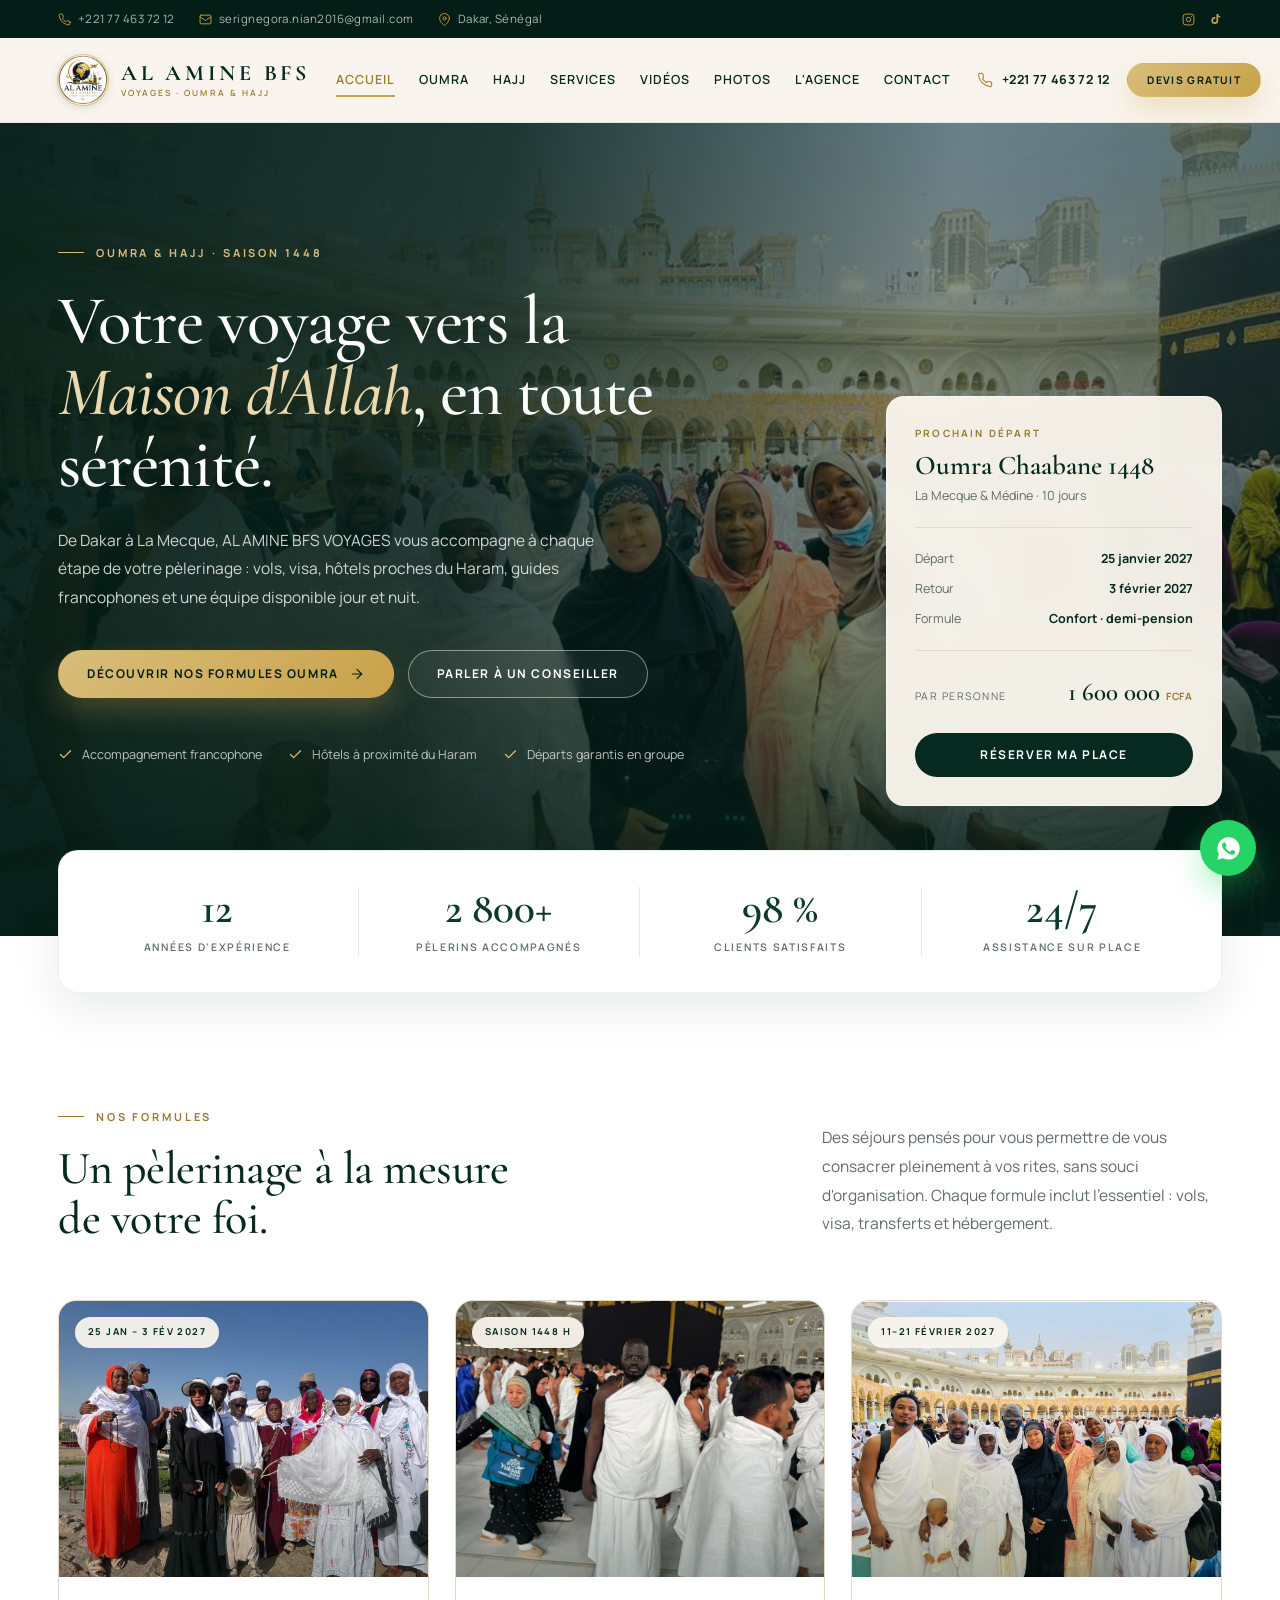
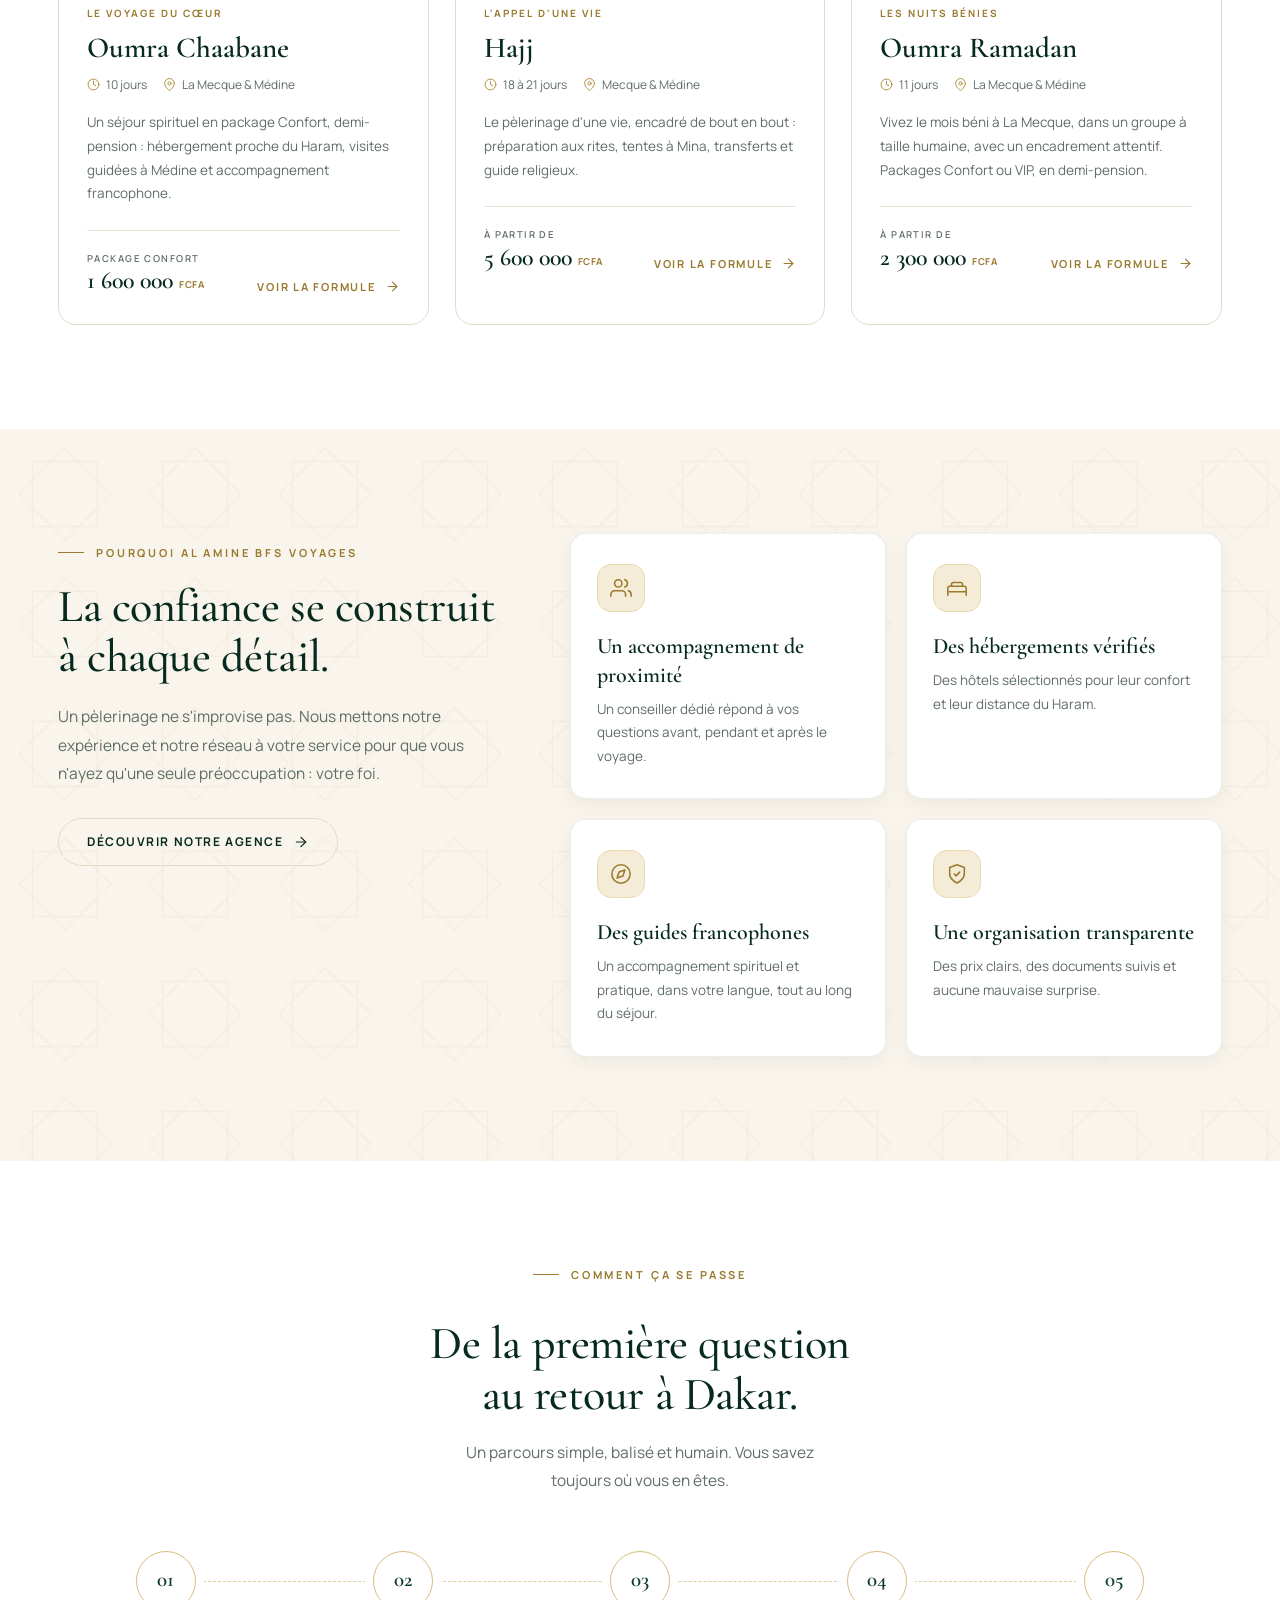
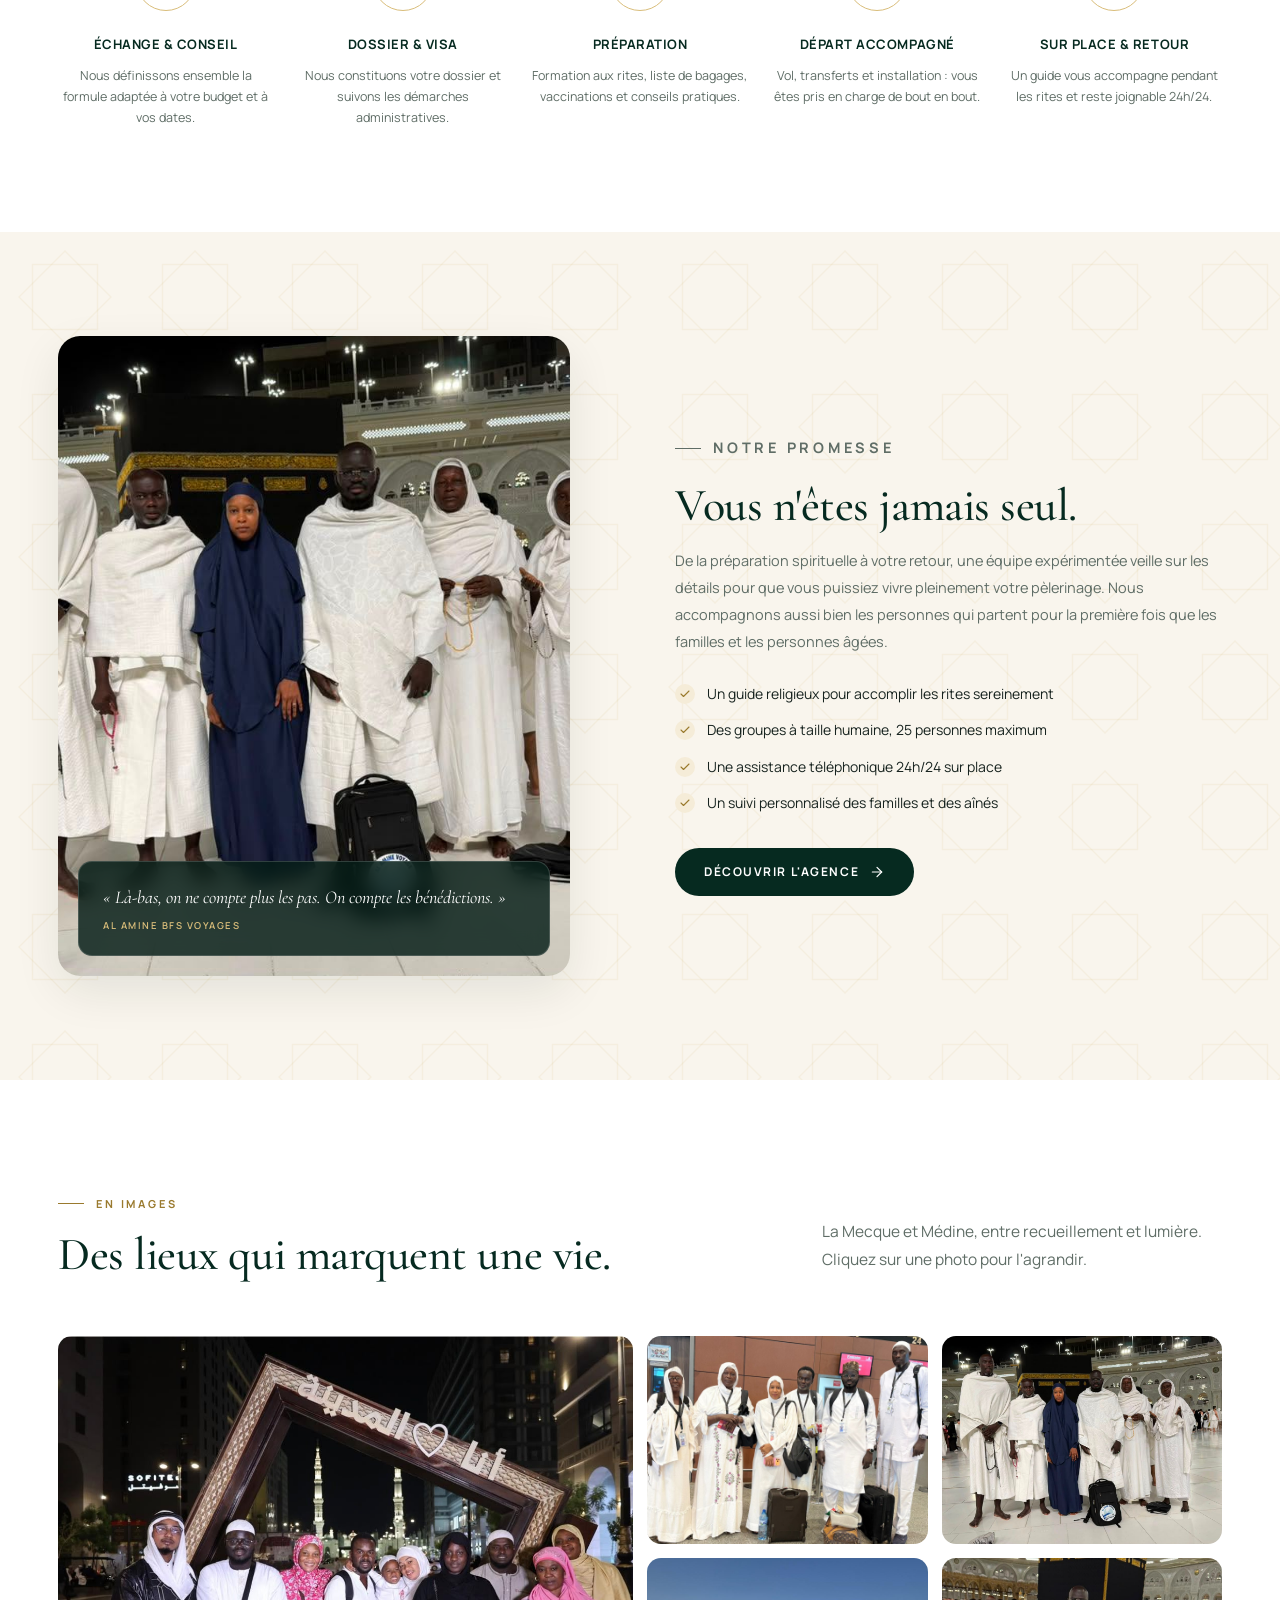
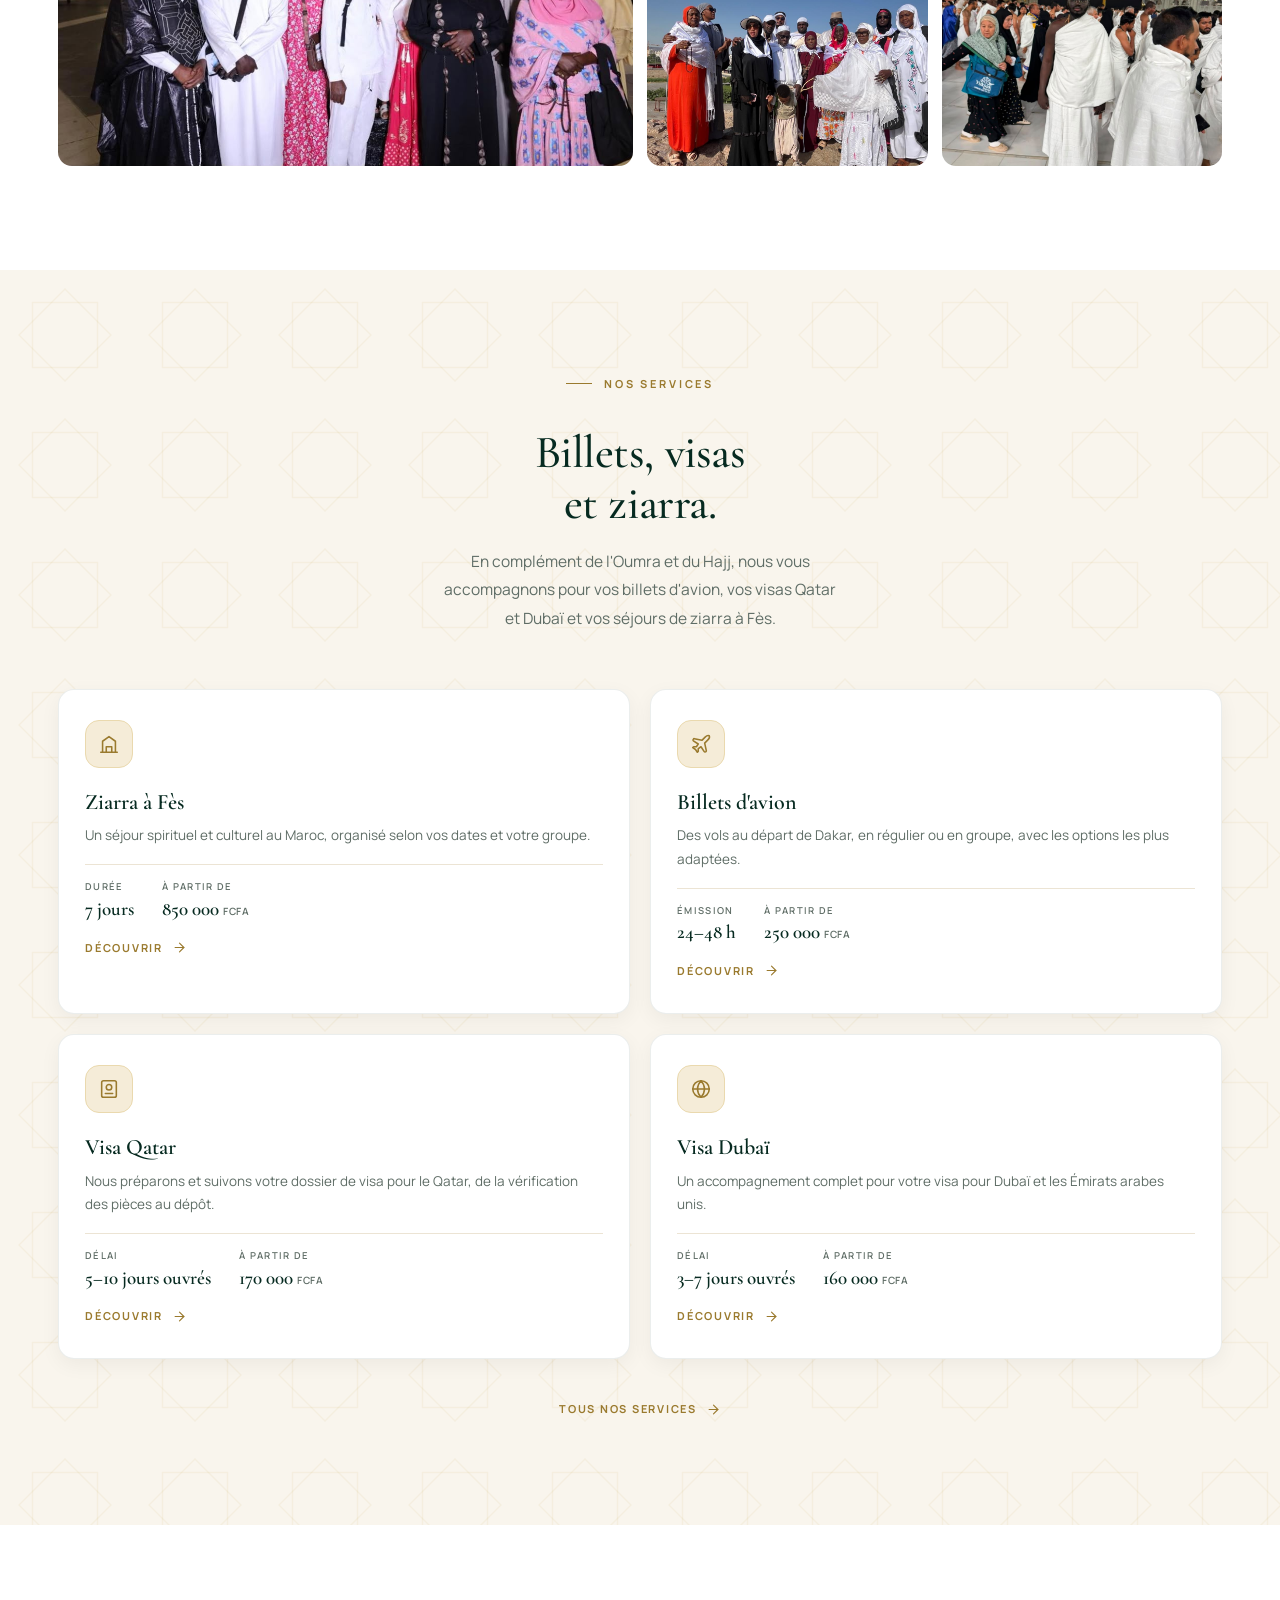
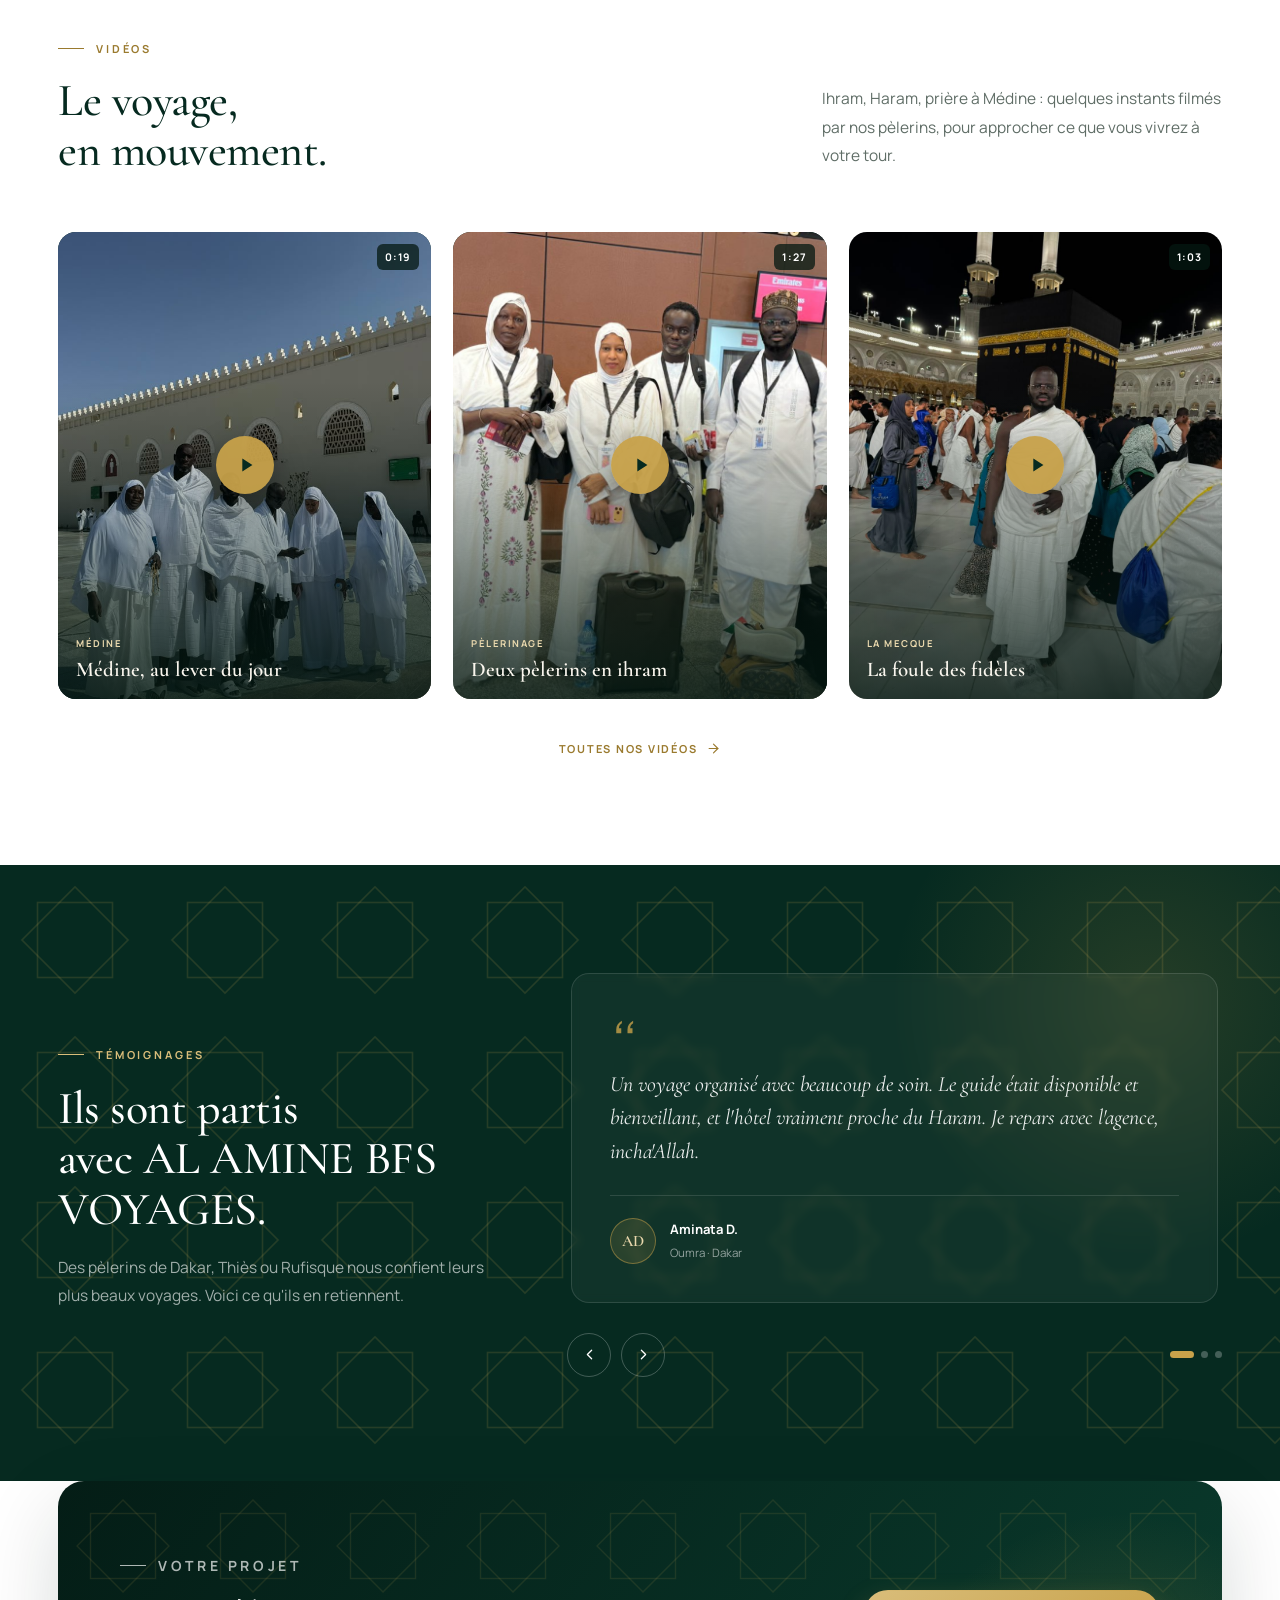
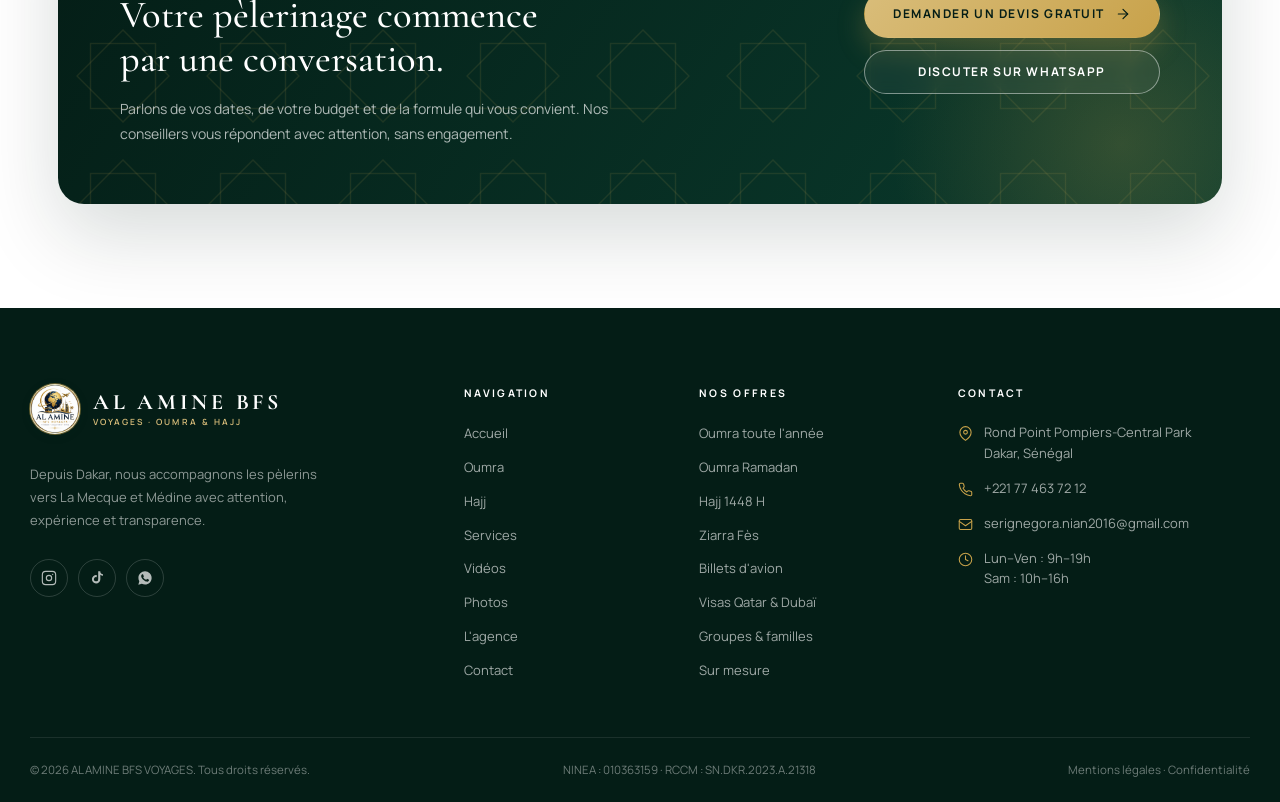
<file: index.html>
<!DOCTYPE html>
<html lang="fr">
<head>
  <meta charset="UTF-8">
  <meta name="viewport" content="width=device-width, initial-scale=1">
  <title>AL AMINE BFS VOYAGES — Agence Oumra &amp; Hajj à Dakar</title>
  <meta name="description" content="Oumra, Hajj, ziarra à Fès, billets d'avion et visas Qatar et Dubaï depuis Dakar : formules et accompagnement francophone avec AL AMINE BFS VOYAGES.">
  <meta name="theme-color" content="#062a20">
  <link rel="canonical" href="https://www.alaminebfsservices.com/">
  <link rel="icon" type="image/svg+xml" href="favicon.svg">

  <meta property="og:type" content="website">
  <meta property="og:locale" content="fr_FR">
  <meta property="og:site_name" content="AL AMINE BFS VOYAGES">
  <meta property="og:title" content="AL AMINE BFS VOYAGES — Agence Oumra &amp; Hajj à Dakar">
  <meta property="og:description" content="Oumra, Hajj, ziarra, billets d'avion et visas : AL AMINE BFS VOYAGES accompagne vos voyages depuis Dakar.">
  <meta property="og:image" content="https://www.alaminebfsservices.com/assets/img/photos/tawaf.jpg">
  <meta property="og:url" content="https://www.alaminebfsservices.com/">
  <meta name="twitter:card" content="summary_large_image">

  <link rel="preconnect" href="https://fonts.googleapis.com">
  <link rel="preconnect" href="https://fonts.gstatic.com" crossorigin>
  <link href="https://fonts.googleapis.com/css2?family=Amiri:wght@400;700&amp;family=Cormorant+Garamond:ital,wght@0,400;0,500;0,600;0,700;1,400;1,500&amp;family=Manrope:wght@300;400;500;600;700&amp;display=swap" rel="stylesheet">
  <link rel="stylesheet" href="assets/css/style.css">
  <link rel="manifest" href="manifest.webmanifest">
  <link rel="apple-touch-icon" href="assets/img/icons/apple-touch-icon.png">
  <meta name="mobile-web-app-capable" content="yes">
  <meta name="apple-mobile-web-app-capable" content="yes">
  <meta name="apple-mobile-web-app-title" content="AL AMINE BFS">
  <meta name="apple-mobile-web-app-status-bar-style" content="default">
  <link rel="preload" as="image" href="assets/img/photos/tawaf.jpg">

  <script type="application/ld+json">
  {
    "@context": "https://schema.org",
    "@type": "TravelAgency",
    "name": "AL AMINE BFS VOYAGES",
    "description": "Agence de voyage à Dakar : Oumra, Hajj, ziarra à Fès, billets d'avion et accompagnement pour les visas Qatar et Dubaï.",
    "url": "https://www.alaminebfsservices.com/",
    "telephone": "+221774637212",
    "email": "serignegora.nian2016@gmail.com",
    "priceRange": "1 600 000 – 11 900 000 FCFA",
    "address": {
      "@type": "PostalAddress",
      "streetAddress": "Rond Point Pompiers-Central Park",
      "addressLocality": "Dakar",
      "addressCountry": "SN"
    },
    "areaServed": "Sénégal",
    "openingHours": "Mo-Fr 09:00-19:00, Sa 10:00-16:00"
  }
  </script>
</head>
<body class="page-home">
  <a class="skip-link" href="#main">Aller au contenu</a>

  <!-- Barre supérieure -->
  <div class="topbar">
    <div class="container topbar-inner">
      <div class="topbar-contact">
        <!-- Coordonnées de démonstration : à remplacer avant publication -->
        <a href="tel:+221774637212">
          <svg viewBox="0 0 24 24" fill="none" stroke="currentColor" stroke-width="1.7" stroke-linecap="round" stroke-linejoin="round" aria-hidden="true"><path d="M22 16.92v3a2 2 0 0 1-2.18 2 19.79 19.79 0 0 1-8.63-3.07 19.5 19.5 0 0 1-6-6A19.79 19.79 0 0 1 2.12 4.18 2 2 0 0 1 4.11 2h3a2 2 0 0 1 2 1.72c.13.96.36 1.9.7 2.81a2 2 0 0 1-.45 2.11L8.09 9.91a16 16 0 0 0 6 6l1.27-1.27a2 2 0 0 1 2.11-.45c.91.34 1.85.57 2.81.7A2 2 0 0 1 22 16.92z"/></svg>
          +221 77 463 72 12
        </a>
        <a href="mailto:serignegora.nian2016@gmail.com" class="hide-sm">
          <svg viewBox="0 0 24 24" fill="none" stroke="currentColor" stroke-width="1.7" stroke-linecap="round" stroke-linejoin="round" aria-hidden="true"><rect x="2" y="4" width="20" height="16" rx="2"/><path d="m22 7-10 7L2 7"/></svg>
          serignegora.nian2016@gmail.com
        </a>
        <span class="topbar-location">
          <svg viewBox="0 0 24 24" fill="none" stroke="currentColor" stroke-width="1.7" stroke-linecap="round" stroke-linejoin="round" aria-hidden="true"><path d="M21 10c0 7-9 13-9 13S3 17 3 10a9 9 0 0 1 18 0z"/><circle cx="12" cy="10" r="3"/></svg>
          Dakar, Sénégal
        </span>
      </div>
      <div class="topbar-social">
        <a href="https://www.instagram.com/p/DcQyc6LtL-p/" target="_blank" rel="noopener" aria-label="Instagram"><svg viewBox="0 0 24 24" fill="none" stroke="currentColor" stroke-width="1.7" aria-hidden="true"><rect x="2" y="2" width="20" height="20" rx="5"/><circle cx="12" cy="12" r="4"/><circle cx="17.5" cy="6.5" r="1" fill="currentColor" stroke="none"/></svg></a>
        <a href="https://www.tiktok.com/@serigne.gora.al.amine" target="_blank" rel="noopener" aria-label="TikTok"><svg viewBox="0 0 24 24" fill="currentColor" aria-hidden="true"><path d="M21 8.5a6.5 6.5 0 0 1-4-1.4v6.7a6.3 6.3 0 1 1-5.4-6.2v3.2a3.2 3.2 0 1 0 2.2 3V2h3.1a4.6 4.6 0 0 0 4.1 4.5V8.5z"/></svg></a>
      </div>
    </div>
  </div>

  <!-- En-tête -->
  <header class="site-header" id="site-header">
    <div class="container header-inner">
      <a class="brand" href="index.html" aria-label="AL AMINE BFS VOYAGES — Accueil">
        <img class="brand-mark brand-logo" src="assets/img/photos/logo-al-amine.png" alt="" width="256" height="256" decoding="async">
        <span class="brand-text">
          <span class="brand-name">AL AMINE BFS</span>
          <span class="brand-sub">Voyages · Oumra &amp; Hajj</span>
        </span>
      </a>

      <nav class="main-nav" id="main-nav" aria-label="Navigation principale">
        <ul>
          <li><a href="index.html" class="is-active">Accueil</a></li>
          <li><a href="omra.html">Oumra</a></li>
          <li><a href="hajj.html">Hajj</a></li>
          <li><a href="services.html">Services</a></li>
          <li><a href="videos.html">Vidéos</a></li>
          <li><a href="photos.html">Photos</a></li>
          <li><a href="agence.html">L'agence</a></li>
          <li><a href="contact.html">Contact</a></li>
        </ul>
        <div class="nav-mobile-cta"><a class="btn btn--gold" href="contact.html#devis">Demander un devis</a></div>
      </nav>

      <div class="header-actions">
        <a class="header-phone" href="tel:+221774637212">
          <svg viewBox="0 0 24 24" fill="none" stroke="currentColor" stroke-width="1.7" stroke-linecap="round" stroke-linejoin="round" aria-hidden="true"><path d="M22 16.92v3a2 2 0 0 1-2.18 2 19.79 19.79 0 0 1-8.63-3.07 19.5 19.5 0 0 1-6-6A19.79 19.79 0 0 1 2.12 4.18 2 2 0 0 1 4.11 2h3a2 2 0 0 1 2 1.72c.13.96.36 1.9.7 2.81a2 2 0 0 1-.45 2.11L8.09 9.91a16 16 0 0 0 6 6l1.27-1.27a2 2 0 0 1 2.11-.45c.91.34 1.85.57 2.81.7A2 2 0 0 1 22 16.92z"/></svg>
          +221 77 463 72 12
        </a>
        <a class="btn btn--gold btn--sm" href="contact.html#devis">Devis gratuit</a>
      </div>

      <button class="nav-toggle" id="nav-toggle" type="button" aria-label="Ouvrir le menu" aria-expanded="false" aria-controls="main-nav">
        <span></span><span></span><span></span>
      </button>
    </div>
  </header>

  <main id="main">
    <!-- Hero -->
    <section class="hero" aria-label="Votre pèlerinage avec AL AMINE BFS VOYAGES">
      <div class="hero-bg">
        <img src="assets/img/photos/tawaf.jpg" width="1600" height="1200" alt="Pèlerins effectuant le tawaf autour de la Kaaba, la nuit à La Mecque" fetchpriority="high">
      </div>
      <div class="container hero-inner">
        <div class="hero-content">
          <p class="eyebrow eyebrow--light">Oumra &amp; Hajj · Saison 1448</p>
          <h1>Votre voyage vers la <em>Maison d'Allah</em>, en toute sérénité.</h1>
          <p class="hero-lead">De Dakar à La Mecque, AL AMINE BFS VOYAGES vous accompagne à chaque étape de votre pèlerinage : vols, visa, hôtels proches du Haram, guides francophones et une équipe disponible jour et nuit.</p>
          <div class="hero-actions">
            <a class="btn btn--gold" href="omra.html">
              Découvrir nos formules Oumra
              <svg viewBox="0 0 24 24" fill="none" stroke="currentColor" stroke-width="1.8" stroke-linecap="round" stroke-linejoin="round" aria-hidden="true"><line x1="5" y1="12" x2="19" y2="12"/><polyline points="12 5 19 12 12 19"/></svg>
            </a>
            <a class="btn btn--outline" href="contact.html#devis">Parler à un conseiller</a>
          </div>
          <ul class="hero-trust">
            <li><svg viewBox="0 0 24 24" fill="none" stroke="currentColor" stroke-width="2" stroke-linecap="round" stroke-linejoin="round" aria-hidden="true"><polyline points="20 6 9 17 4 12"/></svg>Accompagnement francophone</li>
            <li><svg viewBox="0 0 24 24" fill="none" stroke="currentColor" stroke-width="2" stroke-linecap="round" stroke-linejoin="round" aria-hidden="true"><polyline points="20 6 9 17 4 12"/></svg>Hôtels à proximité du Haram</li>
            <li><svg viewBox="0 0 24 24" fill="none" stroke="currentColor" stroke-width="2" stroke-linecap="round" stroke-linejoin="round" aria-hidden="true"><polyline points="20 6 9 17 4 12"/></svg>Départs garantis en groupe</li>
          </ul>
        </div>

        <aside class="hero-card" aria-label="Prochain départ">
          <p class="hero-card-label">Prochain départ</p>
          <h2 class="hero-card-title">Oumra Chaabane 1448</h2>
          <p class="hero-card-sub">La Mecque &amp; Médine · 10 jours</p>
          <ul>
            <li><span>Départ</span><strong>25 janvier 2027</strong></li>
            <li><span>Retour</span><strong>3 février 2027</strong></li>
            <li><span>Formule</span><strong>Confort · demi-pension</strong></li>
          </ul>
          <div class="hero-card-price">
            <span>Par personne</span>
            <strong>1 600 000 <small>FCFA</small></strong>
          </div>
          <a class="btn btn--dark btn--block" href="contact.html?offre=chaabane#devis">Réserver ma place</a>
        </aside>
      </div>
    </section>

    <!-- Chiffres clés -->
    <section class="stats-wrap" aria-label="Chiffres clés">
      <div class="container">
        <div class="stats reveal">
          <div class="stat">
            <div class="stat-num"><span data-count="12">12</span></div>
            <p>Années d'expérience</p>
          </div>
          <div class="stat">
            <div class="stat-num"><span data-count="2800" data-suffix="+">2 800+</span></div>
            <p>Pèlerins accompagnés</p>
          </div>
          <div class="stat">
            <div class="stat-num"><span data-count="98" data-suffix=" %">98 %</span></div>
            <p>Clients satisfaits</p>
          </div>
          <div class="stat">
            <div class="stat-num">24/7</div>
            <p>Assistance sur place</p>
          </div>
        </div>
      </div>
    </section>

    <!-- Offres -->
    <section class="section" id="offres">
      <div class="container">
        <div class="section-head">
          <div>
            <p class="eyebrow">Nos formules</p>
            <h2 class="section-title">Un pèlerinage à la mesure<br>de votre foi.</h2>
          </div>
          <p class="section-lead">Des séjours pensés pour vous permettre de vous consacrer pleinement à vos rites, sans souci d'organisation. Chaque formule inclut l'essentiel : vols, visa, transferts et hébergement.</p>
        </div>

        <div class="offers-grid">
          <article class="offer-card reveal">
            <div class="offer-media">
              <img src="assets/img/photos/kaaba-2.jpg" width="1280" height="898" alt="Vue de la Kaaba et de la cour du Masjid al-Haram à La Mecque" loading="lazy" decoding="async">
              <span class="offer-badge">25 jan – 3 fév 2027</span>
            </div>
            <div class="offer-body">
              <p class="offer-kicker">Le voyage du cœur</p>
              <h3 class="offer-title"><a href="omra.html#formules">Oumra Chaabane</a></h3>
              <p class="offer-meta">
                <span><svg viewBox="0 0 24 24" fill="none" stroke="currentColor" stroke-width="1.8" stroke-linecap="round" stroke-linejoin="round" aria-hidden="true"><circle cx="12" cy="12" r="10"/><path d="M12 6v6l4 2"/></svg>10 jours</span>
                <span><svg viewBox="0 0 24 24" fill="none" stroke="currentColor" stroke-width="1.8" stroke-linecap="round" stroke-linejoin="round" aria-hidden="true"><path d="M21 10c0 7-9 13-9 13S3 17 3 10a9 9 0 0 1 18 0z"/><circle cx="12" cy="10" r="3"/></svg>La Mecque &amp; Médine</span>
              </p>
              <p class="offer-desc">Un séjour spirituel en package Confort, demi-pension : hébergement proche du Haram, visites guidées à Médine et accompagnement francophone.</p>
              <div class="offer-footer">
                <div>
                  <span class="price-label">Package Confort</span>
                  <span class="price-value">1 600 000 <small>FCFA</small></span>
                </div>
                <a class="link-arrow" href="omra.html#formules">Voir la formule
                  <svg viewBox="0 0 24 24" fill="none" stroke="currentColor" stroke-width="1.8" stroke-linecap="round" stroke-linejoin="round" aria-hidden="true"><line x1="5" y1="12" x2="19" y2="12"/><polyline points="12 5 19 12 12 19"/></svg>
                </a>
              </div>
            </div>
          </article>

          <article class="offer-card reveal" style="--d: .1s">
            <div class="offer-media">
              <img src="assets/img/photos/nabawi-1.jpg" width="1280" height="853" alt="Vue aérienne de la mosquée du Prophète à Médine et de son dôme vert" loading="lazy" decoding="async">
              <span class="offer-badge">Saison 1448 H</span>
            </div>
            <div class="offer-body">
              <p class="offer-kicker">L'appel d'une vie</p>
              <h3 class="offer-title"><a href="hajj.html">Hajj</a></h3>
              <p class="offer-meta">
                <span><svg viewBox="0 0 24 24" fill="none" stroke="currentColor" stroke-width="1.8" stroke-linecap="round" stroke-linejoin="round" aria-hidden="true"><circle cx="12" cy="12" r="10"/><path d="M12 6v6l4 2"/></svg>18 à 21 jours</span>
                <span><svg viewBox="0 0 24 24" fill="none" stroke="currentColor" stroke-width="1.8" stroke-linecap="round" stroke-linejoin="round" aria-hidden="true"><path d="M21 10c0 7-9 13-9 13S3 17 3 10a9 9 0 0 1 18 0z"/><circle cx="12" cy="10" r="3"/></svg>Mecque &amp; Médine</span>
              </p>
              <p class="offer-desc">Le pèlerinage d'une vie, encadré de bout en bout : préparation aux rites, tentes à Mina, transferts et guide religieux.</p>
              <div class="offer-footer">
                <div>
                  <span class="price-label">À partir de</span>
                  <span class="price-value">5 600 000 <small>FCFA</small></span>
                </div>
                <a class="link-arrow" href="hajj.html">Voir la formule
                  <svg viewBox="0 0 24 24" fill="none" stroke="currentColor" stroke-width="1.8" stroke-linecap="round" stroke-linejoin="round" aria-hidden="true"><line x1="5" y1="12" x2="19" y2="12"/><polyline points="12 5 19 12 12 19"/></svg>
                </a>
              </div>
            </div>
          </article>

          <article class="offer-card reveal" style="--d: .2s">
            <div class="offer-media">
              <img src="assets/img/photos/tawaf.jpg" width="1600" height="1200" alt="La Kaaba illuminée pendant le tawaf nocturne" loading="lazy" decoding="async">
              <span class="offer-badge">11–21 février 2027</span>
            </div>
            <div class="offer-body">
              <p class="offer-kicker">Les nuits bénies</p>
              <h3 class="offer-title"><a href="omra.html#ramadan">Oumra Ramadan</a></h3>
              <p class="offer-meta">
                <span><svg viewBox="0 0 24 24" fill="none" stroke="currentColor" stroke-width="1.8" stroke-linecap="round" stroke-linejoin="round" aria-hidden="true"><circle cx="12" cy="12" r="10"/><path d="M12 6v6l4 2"/></svg>11 jours</span>
                <span><svg viewBox="0 0 24 24" fill="none" stroke="currentColor" stroke-width="1.8" stroke-linecap="round" stroke-linejoin="round" aria-hidden="true"><path d="M21 10c0 7-9 13-9 13S3 17 3 10a9 9 0 0 1 18 0z"/><circle cx="12" cy="10" r="3"/></svg>La Mecque &amp; Médine</span>
              </p>
              <p class="offer-desc">Vivez le mois béni à La Mecque, dans un groupe à taille humaine, avec un encadrement attentif. Packages Confort ou VIP, en demi-pension.</p>
              <div class="offer-footer">
                <div>
                  <span class="price-label">À partir de</span>
                  <span class="price-value">2 300 000 <small>FCFA</small></span>
                </div>
                <a class="link-arrow" href="omra.html#ramadan">Voir la formule
                  <svg viewBox="0 0 24 24" fill="none" stroke="currentColor" stroke-width="1.8" stroke-linecap="round" stroke-linejoin="round" aria-hidden="true"><line x1="5" y1="12" x2="19" y2="12"/><polyline points="12 5 19 12 12 19"/></svg>
                </a>
              </div>
            </div>
          </article>
        </div>
      </div>
    </section>

    <!-- Pourquoi nous -->
    <section class="section section--cream">
      <div class="container why-grid">
        <div class="why-intro reveal">
          <p class="eyebrow">Pourquoi AL AMINE BFS VOYAGES</p>
          <h2 class="section-title">La confiance se construit à chaque détail.</h2>
          <p class="section-lead">Un pèlerinage ne s'improvise pas. Nous mettons notre expérience et notre réseau à votre service pour que vous n'ayez qu'une seule préoccupation : votre foi.</p>
          <a class="btn btn--ghost" href="agence.html">Découvrir notre agence
            <svg viewBox="0 0 24 24" fill="none" stroke="currentColor" stroke-width="1.8" stroke-linecap="round" stroke-linejoin="round" aria-hidden="true"><line x1="5" y1="12" x2="19" y2="12"/><polyline points="12 5 19 12 12 19"/></svg>
          </a>
        </div>

        <div class="features">
          <article class="feature reveal">
            <div class="feature-icon">
              <svg viewBox="0 0 24 24" fill="none" stroke="currentColor" stroke-width="1.7" stroke-linecap="round" stroke-linejoin="round" aria-hidden="true"><path d="M17 21v-2a4 4 0 0 0-4-4H5a4 4 0 0 0-4 4v2"/><circle cx="9" cy="7" r="4"/><path d="M23 21v-2a4 4 0 0 0-3-3.87M16 3.13a4 4 0 0 1 0 7.75"/></svg>
            </div>
            <h3>Un accompagnement de proximité</h3>
            <p>Un conseiller dédié répond à vos questions avant, pendant et après le voyage.</p>
          </article>

          <article class="feature reveal" style="--d: .08s">
            <div class="feature-icon">
              <svg viewBox="0 0 24 24" fill="none" stroke="currentColor" stroke-width="1.7" stroke-linecap="round" stroke-linejoin="round" aria-hidden="true"><path d="M2 20v-8a2 2 0 0 1 2-2h16a2 2 0 0 1 2 2v8M2 16h20M6 10V8a2 2 0 0 1 2-2h8a2 2 0 0 1 2 2v2"/></svg>
            </div>
            <h3>Des hébergements vérifiés</h3>
            <p>Des hôtels sélectionnés pour leur confort et leur distance du Haram.</p>
          </article>

          <article class="feature reveal" style="--d: .16s">
            <div class="feature-icon">
              <svg viewBox="0 0 24 24" fill="none" stroke="currentColor" stroke-width="1.7" stroke-linecap="round" stroke-linejoin="round" aria-hidden="true"><circle cx="12" cy="12" r="10"/><polygon points="16.24 7.76 14.12 14.12 7.76 16.24 9.88 9.88 16.24 7.76"/></svg>
            </div>
            <h3>Des guides francophones</h3>
            <p>Un accompagnement spirituel et pratique, dans votre langue, tout au long du séjour.</p>
          </article>

          <article class="feature reveal" style="--d: .24s">
            <div class="feature-icon">
              <svg viewBox="0 0 24 24" fill="none" stroke="currentColor" stroke-width="1.7" stroke-linecap="round" stroke-linejoin="round" aria-hidden="true"><path d="M12 22s8-4 8-10V5l-8-3-8 3v7c0 6 8 10 8 10z"/><path d="m9 12 2 2 4-4"/></svg>
            </div>
            <h3>Une organisation transparente</h3>
            <p>Des prix clairs, des documents suivis et aucune mauvaise surprise.</p>
          </article>
        </div>
      </div>
    </section>

    <!-- Étapes -->
    <section class="section">
      <div class="container">
        <div class="section-head section-head--center">
          <p class="eyebrow">Comment ça se passe</p>
          <h2 class="section-title">De la première question<br>au retour à Dakar.</h2>
          <p class="section-lead">Un parcours simple, balisé et humain. Vous savez toujours où vous en êtes.</p>
        </div>

        <div class="steps">
          <div class="step reveal">
            <div class="step-num">01</div>
            <h3>Échange &amp; conseil</h3>
            <p>Nous définissons ensemble la formule adaptée à votre budget et à vos dates.</p>
          </div>
          <div class="step reveal" style="--d: .08s">
            <div class="step-num">02</div>
            <h3>Dossier &amp; visa</h3>
            <p>Nous constituons votre dossier et suivons les démarches administratives.</p>
          </div>
          <div class="step reveal" style="--d: .16s">
            <div class="step-num">03</div>
            <h3>Préparation</h3>
            <p>Formation aux rites, liste de bagages, vaccinations et conseils pratiques.</p>
          </div>
          <div class="step reveal" style="--d: .24s">
            <div class="step-num">04</div>
            <h3>Départ accompagné</h3>
            <p>Vol, transferts et installation : vous êtes pris en charge de bout en bout.</p>
          </div>
          <div class="step reveal" style="--d: .32s">
            <div class="step-num">05</div>
            <h3>Sur place &amp; retour</h3>
            <p>Un guide vous accompagne pendant les rites et reste joignable 24h/24.</p>
          </div>
        </div>
      </div>
    </section>

    <!-- Accompagnement -->
    <section class="section section--cream">
      <div class="container split">
        <div class="split-media reveal">
          <img src="assets/img/photos/pilgrim.jpg" width="1400" height="1050" alt="Un pèlerin en invocation face à la Kaaba au Masjid al-Haram" loading="lazy" decoding="async">
          <p class="floating-quote">« Là-bas, on ne compte plus les pas. On compte les bénédictions. »<span>AL AMINE BFS VOYAGES</span></p>
        </div>
        <div class="split-content reveal" style="--d: .1s">
          <p class="eyebrow">Notre promesse</p>
          <h2 class="section-title">Vous n'êtes jamais seul.</h2>
          <p>De la préparation spirituelle à votre retour, une équipe expérimentée veille sur les détails pour que vous puissiez vivre pleinement votre pèlerinage. Nous accompagnons aussi bien les personnes qui partent pour la première fois que les familles et les personnes âgées.</p>
          <ul class="checklist">
            <li><svg viewBox="0 0 24 24" fill="none" stroke="currentColor" stroke-width="2.2" stroke-linecap="round" stroke-linejoin="round" aria-hidden="true"><polyline points="20 6 9 17 4 12"/></svg>Un guide religieux pour accomplir les rites sereinement</li>
            <li><svg viewBox="0 0 24 24" fill="none" stroke="currentColor" stroke-width="2.2" stroke-linecap="round" stroke-linejoin="round" aria-hidden="true"><polyline points="20 6 9 17 4 12"/></svg>Des groupes à taille humaine, 25 personnes maximum</li>
            <li><svg viewBox="0 0 24 24" fill="none" stroke="currentColor" stroke-width="2.2" stroke-linecap="round" stroke-linejoin="round" aria-hidden="true"><polyline points="20 6 9 17 4 12"/></svg>Une assistance téléphonique 24h/24 sur place</li>
            <li><svg viewBox="0 0 24 24" fill="none" stroke="currentColor" stroke-width="2.2" stroke-linecap="round" stroke-linejoin="round" aria-hidden="true"><polyline points="20 6 9 17 4 12"/></svg>Un suivi personnalisé des familles et des aînés</li>
          </ul>
          <a class="btn btn--dark" href="agence.html">Découvrir l'agence
            <svg viewBox="0 0 24 24" fill="none" stroke="currentColor" stroke-width="1.8" stroke-linecap="round" stroke-linejoin="round" aria-hidden="true"><line x1="5" y1="12" x2="19" y2="12"/><polyline points="12 5 19 12 12 19"/></svg>
          </a>
        </div>
      </div>
    </section>

    <!-- Galerie -->
    <section class="section">
      <div class="container">
        <div class="section-head">
          <div>
            <p class="eyebrow">En images</p>
            <h2 class="section-title">Des lieux qui marquent une vie.</h2>
          </div>
          <p class="section-lead">La Mecque et Médine, entre recueillement et lumière. Cliquez sur une photo pour l'agrandir.</p>
        </div>

        <div class="gallery-grid">
          <a class="gallery-item gallery-item--lg" href="assets/img/photos/kaaba-1.jpg" data-lightbox data-caption="Le Masjid al-Haram, La Mecque">
            <img src="assets/img/photos/kaaba-1.jpg" width="1280" height="853" alt="La Kaaba entourée de pèlerins dans la cour du Masjid al-Haram" loading="lazy" decoding="async">
            <span class="gallery-caption">Le Masjid al-Haram, La Mecque</span>
          </a>
          <a class="gallery-item" href="assets/img/photos/nabawi-dome.jpg" data-lightbox data-caption="Le dôme vert, Médine">
            <img src="assets/img/photos/nabawi-dome.jpg" width="1280" height="853" alt="Le dôme vert de la mosquée du Prophète à Médine" loading="lazy" decoding="async">
            <span class="gallery-caption">Le dôme vert, Médine</span>
          </a>
          <a class="gallery-item" href="assets/img/photos/pilgrim.jpg" data-lightbox data-caption="Un pèlerin en invocation">
            <img src="assets/img/photos/pilgrim.jpg" width="1400" height="1050" alt="Un pèlerin mains levées en invocation face à la Kaaba" loading="lazy" decoding="async">
            <span class="gallery-caption">Un pèlerin en invocation</span>
          </a>
          <a class="gallery-item" href="assets/img/photos/kaaba-2.jpg" data-lightbox data-caption="La Kaaba, cœur des Lieux saints">
            <img src="assets/img/photos/kaaba-2.jpg" width="1280" height="898" alt="La Kaaba vue de haut au milieu des pèlerins" loading="lazy" decoding="async">
            <span class="gallery-caption">La Kaaba, cœur des Lieux saints</span>
          </a>
          <a class="gallery-item" href="assets/img/photos/worshipper.jpg" data-lightbox data-caption="Moments de recueillement à Médine">
            <img src="assets/img/photos/worshipper.jpg" width="1400" height="1050" alt="Un fidèle en prière dans la cour de la mosquée du Prophète" loading="lazy" decoding="async">
            <span class="gallery-caption">Moments de recueillement</span>
          </a>
        </div>
      </div>
    </section>

    <!-- Services -->
    <section class="section section--cream">
      <div class="container">
        <div class="section-head section-head--center">
          <p class="eyebrow">Nos services</p>
          <h2 class="section-title">Billets, visas<br>et ziarra.</h2>
          <p class="section-lead">En complément de l'Oumra et du Hajj, nous vous accompagnons pour vos billets d'avion, vos visas Qatar et Dubaï et vos séjours de ziarra à Fès.</p>
        </div>

        <div class="features">
          <article class="feature reveal">
            <span class="feature-icon">
              <svg viewBox="0 0 24 24" fill="none" stroke="currentColor" stroke-width="1.7" stroke-linecap="round" stroke-linejoin="round" aria-hidden="true"><path d="M3 21h18M5 21V9l7-5 7 5v12M9 21v-6h6v6"/></svg>
            </span>
            <h3>Ziarra à Fès</h3>
            <p>Un séjour spirituel et culturel au Maroc, organisé selon vos dates et votre groupe.</p>
            <div class="service-meta">
              <div><span>Durée</span><strong>7 jours</strong></div>
              <div><span>À partir de</span><strong>850 000 <small>FCFA</small></strong></div>
            </div>
            <a class="link-arrow" href="services.html#ziarra">Découvrir
              <svg viewBox="0 0 24 24" fill="none" stroke="currentColor" stroke-width="1.8" stroke-linecap="round" stroke-linejoin="round" aria-hidden="true"><line x1="5" y1="12" x2="19" y2="12"/><polyline points="12 5 19 12 12 19"/></svg>
            </a>
          </article>

          <article class="feature reveal" style="--d: .08s">
            <span class="feature-icon">
              <svg viewBox="0 0 24 24" fill="none" stroke="currentColor" stroke-width="1.7" stroke-linecap="round" stroke-linejoin="round" aria-hidden="true"><path d="M17.8 19.2 16 11l3.5-3.5C21 6 21.5 4 21 3c-1-.5-3 0-4.5 1.5L13 8 4.8 6.2c-.5-.1-.9.1-1.1.5l-.3.5c-.2.5-.1 1 .3 1.3L9 12l-2 3H4l-1 1 3 2 2 3 1-1v-3l3-2 3.5 5.3c.3.4.8.5 1.3.3l.5-.2c.4-.3.6-.7.5-1.2z"/></svg>
            </span>
            <h3>Billets d'avion</h3>
            <p>Des vols au départ de Dakar, en régulier ou en groupe, avec les options les plus adaptées.</p>
            <div class="service-meta">
              <div><span>Émission</span><strong>24–48 h</strong></div>
              <div><span>À partir de</span><strong>250 000 <small>FCFA</small></strong></div>
            </div>
            <a class="link-arrow" href="services.html#billets">Découvrir
              <svg viewBox="0 0 24 24" fill="none" stroke="currentColor" stroke-width="1.8" stroke-linecap="round" stroke-linejoin="round" aria-hidden="true"><line x1="5" y1="12" x2="19" y2="12"/><polyline points="12 5 19 12 12 19"/></svg>
            </a>
          </article>

          <article class="feature reveal" style="--d: .16s">
            <span class="feature-icon">
              <svg viewBox="0 0 24 24" fill="none" stroke="currentColor" stroke-width="1.7" stroke-linecap="round" stroke-linejoin="round" aria-hidden="true"><rect x="4" y="3" width="16" height="18" rx="2"/><circle cx="12" cy="10" r="3"/><path d="M8 17h8"/></svg>
            </span>
            <h3>Visa Qatar</h3>
            <p>Nous préparons et suivons votre dossier de visa pour le Qatar, de la vérification des pièces au dépôt.</p>
            <div class="service-meta">
              <div><span>Délai</span><strong>5–10 jours ouvrés</strong></div>
              <div><span>À partir de</span><strong>170 000 <small>FCFA</small></strong></div>
            </div>
            <a class="link-arrow" href="services.html#visas">Découvrir
              <svg viewBox="0 0 24 24" fill="none" stroke="currentColor" stroke-width="1.8" stroke-linecap="round" stroke-linejoin="round" aria-hidden="true"><line x1="5" y1="12" x2="19" y2="12"/><polyline points="12 5 19 12 12 19"/></svg>
            </a>
          </article>

          <article class="feature reveal" style="--d: .24s">
            <span class="feature-icon">
              <svg viewBox="0 0 24 24" fill="none" stroke="currentColor" stroke-width="1.7" stroke-linecap="round" stroke-linejoin="round" aria-hidden="true"><circle cx="12" cy="12" r="9"/><path d="M3 12h18M12 3c2.5 2.7 3.8 5.8 3.8 9s-1.3 6.3-3.8 9c-2.5-2.7-3.8-5.8-3.8-9S9.5 5.7 12 3z"/></svg>
            </span>
            <h3>Visa Dubaï</h3>
            <p>Un accompagnement complet pour votre visa pour Dubaï et les Émirats arabes unis.</p>
            <div class="service-meta">
              <div><span>Délai</span><strong>3–7 jours ouvrés</strong></div>
              <div><span>À partir de</span><strong>160 000 <small>FCFA</small></strong></div>
            </div>
            <a class="link-arrow" href="services.html#visa-dubai">Découvrir
              <svg viewBox="0 0 24 24" fill="none" stroke="currentColor" stroke-width="1.8" stroke-linecap="round" stroke-linejoin="round" aria-hidden="true"><line x1="5" y1="12" x2="19" y2="12"/><polyline points="12 5 19 12 12 19"/></svg>
            </a>
          </article>
        </div>

        <p class="section-foot"><a class="link-arrow" href="services.html">Tous nos services
          <svg viewBox="0 0 24 24" fill="none" stroke="currentColor" stroke-width="1.8" stroke-linecap="round" stroke-linejoin="round" aria-hidden="true"><line x1="5" y1="12" x2="19" y2="12"/><polyline points="12 5 19 12 12 19"/></svg>
        </a></p>
      </div>
    </section>

    <!-- Vidéos -->
    <section class="section" id="videos">
      <div class="container">
        <div class="section-head">
          <div>
            <p class="eyebrow">Vidéos</p>
            <h2 class="section-title">Le voyage,<br>en mouvement.</h2>
          </div>
          <p class="section-lead">Ihram, Haram, prière à Médine : quelques instants filmés par nos pèlerins, pour approcher ce que vous vivrez à votre tour.</p>
        </div>

        <div class="video-grid video-grid--teaser">
          <a class="video-card reveal" href="videos.html#medine-aube" aria-label="Voir la vidéo : Médine, au lever du jour">
            <img src="assets/img/photos/groupe-monument-nuit.jpg" width="506" height="900" alt="Vue sur la mosquée du Prophète et son dôme vert au lever du jour" loading="lazy">
            <span class="video-play" aria-hidden="true"><svg viewBox="0 0 24 24" fill="currentColor"><path d="M8 5v14l11-7z"/></svg></span>
            <span class="video-duration" aria-hidden="true">0:19</span>
            <span class="video-info"><span>Médine</span><strong>Médine, au lever du jour</strong></span>
          </a>

          <a class="video-card reveal" href="videos.html#deux-pelerins" aria-label="Voir la vidéo : Deux pèlerins en ihram" style="--d: .05s">
            <img src="assets/img/photos/groupe-haram-jour.jpg" width="848" height="480" alt="Deux pèlerins vêtus d'ihram dans une mosquée" loading="lazy">
            <span class="video-play" aria-hidden="true"><svg viewBox="0 0 24 24" fill="currentColor"><path d="M8 5v14l11-7z"/></svg></span>
            <span class="video-duration" aria-hidden="true">1:27</span>
            <span class="video-info"><span>Pèlerinage</span><strong>Deux pèlerins en ihram</strong></span>
          </a>

          <a class="video-card reveal" href="videos.html#foule" aria-label="Voir la vidéo : La foule des fidèles" style="--d: .1s">
            <img src="assets/img/photos/groupe-etape-voyage.jpg" width="506" height="900" alt="Foule de fidèles dans les rues de La Mecque, de nuit" loading="lazy">
            <span class="video-play" aria-hidden="true"><svg viewBox="0 0 24 24" fill="currentColor"><path d="M8 5v14l11-7z"/></svg></span>
            <span class="video-duration" aria-hidden="true">1:03</span>
            <span class="video-info"><span>La Mecque</span><strong>La foule des fidèles</strong></span>
          </a>
        </div>

        <p class="section-foot"><a class="link-arrow" href="videos.html">Toutes nos vidéos
          <svg viewBox="0 0 24 24" fill="none" stroke="currentColor" stroke-width="1.8" stroke-linecap="round" stroke-linejoin="round" aria-hidden="true"><line x1="5" y1="12" x2="19" y2="12"/><polyline points="12 5 19 12 12 19"/></svg>
        </a></p>
      </div>
    </section>

    <!-- Témoignages -->
    <section class="section testimonials">
      <div class="container testimonials-grid">
        <div class="reveal">
          <p class="eyebrow">Témoignages</p>
          <h2 class="section-title">Ils sont partis<br>avec AL AMINE BFS VOYAGES.</h2>
          <p class="section-lead">Des pèlerins de Dakar, Thiès ou Rufisque nous confient leurs plus beaux voyages. Voici ce qu'ils en retiennent.</p>
        </div>

        <div class="testi-slider reveal" style="--d: .1s" data-slider>
          <div class="testi-viewport">
            <div class="testi-track">
              <div class="testi-slide">
                <article class="testi-card">
                  <svg viewBox="0 0 24 24" fill="currentColor" aria-hidden="true"><path d="M9.5 7C6.5 8.5 5 11 5 14v3h4v-4H7.1c.1-1.8.9-3.1 2.4-4V7zm9 0c-3 1.5-4.5 4-4.5 7v3h4v-4h-1.9c.1-1.8.9-3.1 2.4-4V7z"/></svg>
                  <blockquote>Un voyage organisé avec beaucoup de soin. Le guide était disponible et bienveillant, et l'hôtel vraiment proche du Haram. Je repars avec l'agence, incha'Allah.</blockquote>
                  <div class="testi-author">
                    <div class="testi-avatar">AD</div>
                    <div><strong>Aminata D.</strong><span>Oumra · Dakar</span></div>
                  </div>
                </article>
              </div>

              <div class="testi-slide">
                <article class="testi-card">
                  <svg viewBox="0 0 24 24" fill="currentColor" aria-hidden="true"><path d="M9.5 7C6.5 8.5 5 11 5 14v3h4v-4H7.1c.1-1.8.9-3.1 2.4-4V7zm9 0c-3 1.5-4.5 4-4.5 7v3h4v-4h-1.9c.1-1.8.9-3.1 2.4-4V7z"/></svg>
                  <blockquote>C'était mon premier Hajj. Tout était clair dès le départ, sans frais cachés. L'équipe nous a accompagnés jusqu'au retour à Dakar.</blockquote>
                  <div class="testi-author">
                    <div class="testi-avatar">CM</div>
                    <div><strong>Cheikh M.</strong><span>Hajj · Thiès</span></div>
                  </div>
                </article>
              </div>

              <div class="testi-slide">
                <article class="testi-card">
                  <svg viewBox="0 0 24 24" fill="currentColor" aria-hidden="true"><path d="M9.5 7C6.5 8.5 5 11 5 14v3h4v-4H7.1c.1-1.8.9-3.1 2.4-4V7zm9 0c-3 1.5-4.5 4-4.5 7v3h4v-4h-1.9c.1-1.8.9-3.1 2.4-4V7z"/></svg>
                  <blockquote>Nous sommes partis en famille, avec mes parents âgés. L'accompagnement a fait toute la différence : rien n'était laissé au hasard.</blockquote>
                  <div class="testi-author">
                    <div class="testi-avatar">FS</div>
                    <div><strong>Fatou S.</strong><span>Oumra en famille · Rufisque</span></div>
                  </div>
                </article>
              </div>
            </div>
          </div>

          <div class="testi-controls">
            <div class="testi-arrows">
              <button class="testi-btn" type="button" data-prev aria-label="Témoignage précédent">
                <svg viewBox="0 0 24 24" fill="none" stroke="currentColor" stroke-width="1.8" stroke-linecap="round" stroke-linejoin="round" aria-hidden="true"><polyline points="15 18 9 12 15 6"/></svg>
              </button>
              <button class="testi-btn" type="button" data-next aria-label="Témoignage suivant">
                <svg viewBox="0 0 24 24" fill="none" stroke="currentColor" stroke-width="1.8" stroke-linecap="round" stroke-linejoin="round" aria-hidden="true"><polyline points="9 18 15 12 9 6"/></svg>
              </button>
            </div>
            <div class="testi-dots" aria-label="Choisir un témoignage"></div>
          </div>
        </div>
      </div>
    </section>

    <!-- CTA -->
    <section class="cta-wrap">
      <div class="container">
        <div class="cta-band reveal">
          <div>
            <p class="eyebrow eyebrow--light">Votre projet</p>
            <h2>Votre pèlerinage commence<br>par une conversation.</h2>
            <p>Parlons de vos dates, de votre budget et de la formule qui vous convient. Nos conseillers vous répondent avec attention, sans engagement.</p>
          </div>
          <div class="cta-actions">
            <a class="btn btn--gold" href="contact.html#devis">Demander un devis gratuit
              <svg viewBox="0 0 24 24" fill="none" stroke="currentColor" stroke-width="1.8" stroke-linecap="round" stroke-linejoin="round" aria-hidden="true"><line x1="5" y1="12" x2="19" y2="12"/><polyline points="12 5 19 12 12 19"/></svg>
            </a>
            <a class="btn btn--outline" href="https://wa.me/221774637212?text=Bonjour%20AL%20AMINE%20BFS%20VOYAGES%2C%20je%20souhaite%20des%20informations%20sur%20vos%20offres%20Oumra%20et%20Hajj." target="_blank" rel="noopener">Discuter sur WhatsApp</a>
          </div>
        </div>
      </div>
    </section>
  </main>

  <!-- Pied de page -->
  <footer class="site-footer">
    <div class="container footer-grid">
      <div class="footer-brand">
        <a class="brand" href="index.html" aria-label="AL AMINE BFS VOYAGES — Accueil">
          <img class="brand-mark brand-logo" src="assets/img/photos/logo-al-amine.png" alt="" width="256" height="256" decoding="async">
          <span class="brand-text">
            <span class="brand-name">AL AMINE BFS</span>
            <span class="brand-sub">Voyages · Oumra &amp; Hajj</span>
          </span>
        </a>
        <p>Depuis Dakar, nous accompagnons les pèlerins vers La Mecque et Médine avec attention, expérience et transparence.</p>
        <div class="footer-social">
          <a href="https://www.instagram.com/p/DcQyc6LtL-p/" target="_blank" rel="noopener" aria-label="Instagram"><svg viewBox="0 0 24 24" fill="none" stroke="currentColor" stroke-width="1.7" aria-hidden="true"><rect x="2" y="2" width="20" height="20" rx="5"/><circle cx="12" cy="12" r="4"/><circle cx="17.5" cy="6.5" r="1" fill="currentColor" stroke="none"/></svg></a>
          <a href="https://www.tiktok.com/@serigne.gora.al.amine" target="_blank" rel="noopener" aria-label="TikTok"><svg viewBox="0 0 24 24" fill="currentColor" aria-hidden="true"><path d="M21 8.5a6.5 6.5 0 0 1-4-1.4v6.7a6.3 6.3 0 1 1-5.4-6.2v3.2a3.2 3.2 0 1 0 2.2 3V2h3.1a4.6 4.6 0 0 0 4.1 4.5V8.5z"/></svg></a>
          <a href="https://wa.me/221774637212" target="_blank" rel="noopener" aria-label="WhatsApp"><svg viewBox="0 0 24 24" fill="currentColor" aria-hidden="true"><path d="M12.04 2C6.58 2 2.13 6.45 2.13 11.91c0 1.75.46 3.45 1.32 4.95L2 22l5.25-1.38a9.9 9.9 0 0 0 4.79 1.22h.01c5.46 0 9.91-4.45 9.91-9.91 0-2.65-1.03-5.14-2.9-7.01A9.82 9.82 0 0 0 12.04 2zm5.8 14.1c-.24.68-1.4 1.3-1.93 1.35-.5.05-1.13.07-1.82-.15-.42-.13-.96-.31-1.65-.61-2.9-1.25-4.79-4.17-4.94-4.36-.14-.19-1.18-1.57-1.18-3 0-1.42.74-2.12 1-2.41.26-.29.58-.36.77-.36h.55c.18 0 .42-.07.65.5.24.58.82 2 .89 2.14.07.14.12.31.02.5-.1.19-.15.31-.29.48-.14.17-.3.38-.43.51-.14.14-.29.3-.12.59.17.29.74 1.22 1.59 1.98 1.09.97 2.01 1.27 2.3 1.41.29.14.46.12.63-.07.17-.19.72-.84.91-1.13.19-.29.38-.24.64-.15.26.1 1.65.78 1.94.92.29.14.48.21.55.33.07.12.07.68-.17 1.36z"/></svg></a>
        </div>
      </div>

      <div>
        <h4>Navigation</h4>
        <ul class="footer-links">
          <li><a href="index.html">Accueil</a></li>
          <li><a href="omra.html">Oumra</a></li>
          <li><a href="hajj.html">Hajj</a></li>
          <li><a href="services.html">Services</a></li>
          <li><a href="videos.html">Vidéos</a></li>
          <li><a href="photos.html">Photos</a></li>
          <li><a href="agence.html">L'agence</a></li>
          <li><a href="contact.html">Contact</a></li>
        </ul>
      </div>

      <div>
        <h4>Nos offres</h4>
        <ul class="footer-links">
          <li><a href="omra.html">Oumra toute l'année</a></li>
          <li><a href="omra.html#ramadan">Oumra Ramadan</a></li>
          <li><a href="hajj.html">Hajj 1448 H</a></li>
          <li><a href="services.html#ziarra">Ziarra Fès</a></li>
          <li><a href="services.html#billets">Billets d'avion</a></li>
          <li><a href="services.html#visas">Visas Qatar &amp; Dubaï</a></li>
          <li><a href="contact.html?offre=groupe#devis">Groupes &amp; familles</a></li>
          <li><a href="contact.html#devis">Sur mesure</a></li>
        </ul>
      </div>

      <div>
        <h4>Contact</h4>
        <ul class="footer-contact">
          <li><svg viewBox="0 0 24 24" fill="none" stroke="currentColor" stroke-width="1.7" stroke-linecap="round" stroke-linejoin="round" aria-hidden="true"><path d="M21 10c0 7-9 13-9 13S3 17 3 10a9 9 0 0 1 18 0z"/><circle cx="12" cy="10" r="3"/></svg><span>Rond Point Pompiers-Central Park<br>Dakar, Sénégal</span></li>
          <li><svg viewBox="0 0 24 24" fill="none" stroke="currentColor" stroke-width="1.7" stroke-linecap="round" stroke-linejoin="round" aria-hidden="true"><path d="M22 16.92v3a2 2 0 0 1-2.18 2 19.79 19.79 0 0 1-8.63-3.07 19.5 19.5 0 0 1-6-6A19.79 19.79 0 0 1 2.12 4.18 2 2 0 0 1 4.11 2h3a2 2 0 0 1 2 1.72c.13.96.36 1.9.7 2.81a2 2 0 0 1-.45 2.11L8.09 9.91a16 16 0 0 0 6 6l1.27-1.27a2 2 0 0 1 2.11-.45c.91.34 1.85.57 2.81.7A2 2 0 0 1 22 16.92z"/></svg><a href="tel:+221774637212">+221 77 463 72 12</a></li>
          <li><svg viewBox="0 0 24 24" fill="none" stroke="currentColor" stroke-width="1.7" stroke-linecap="round" stroke-linejoin="round" aria-hidden="true"><rect x="2" y="4" width="20" height="16" rx="2"/><path d="m22 7-10 7L2 7"/></svg><a href="mailto:serignegora.nian2016@gmail.com">serignegora.nian2016@gmail.com</a></li>
          <li><svg viewBox="0 0 24 24" fill="none" stroke="currentColor" stroke-width="1.7" stroke-linecap="round" stroke-linejoin="round" aria-hidden="true"><circle cx="12" cy="12" r="10"/><path d="M12 6v6l4 2"/></svg><span>Lun–Ven : 9h–19h<br>Sam : 10h–16h</span></li>
        </ul>
      </div>
    </div>

    <div class="container footer-bottom">
      <p>© <span id="year">2026</span> AL AMINE BFS VOYAGES. Tous droits réservés.</p>
      <p>NINEA : 010363159 &#183; RCCM : SN.DKR.2023.A.21318</p>
      <p><a href="mentions-legales.html">Mentions légales</a> · <a href="mentions-legales.html#donnees">Confidentialité</a></p>
    </div>
  </footer>

  <a class="wa-float" href="https://wa.me/221774637212?text=Bonjour%20AL%20AMINE%20BFS%20VOYAGES%2C%20je%20souhaite%20des%20informations%20sur%20vos%20offres%20Oumra%20et%20Hajj." target="_blank" rel="noopener" aria-label="Discuter avec AL AMINE BFS VOYAGES sur WhatsApp">
    <svg viewBox="0 0 24 24" fill="currentColor" aria-hidden="true"><path d="M12.04 2C6.58 2 2.13 6.45 2.13 11.91c0 1.75.46 3.45 1.32 4.95L2 22l5.25-1.38a9.9 9.9 0 0 0 4.79 1.22h.01c5.46 0 9.91-4.45 9.91-9.91 0-2.65-1.03-5.14-2.9-7.01A9.82 9.82 0 0 0 12.04 2zm5.8 14.1c-.24.68-1.4 1.3-1.93 1.35-.5.05-1.13.07-1.82-.15-.42-.13-.96-.31-1.65-.61-2.9-1.25-4.79-4.17-4.94-4.36-.14-.19-1.18-1.57-1.18-3 0-1.42.74-2.12 1-2.41.26-.29.58-.36.77-.36h.55c.18 0 .42-.07.65.5.24.58.82 2 .89 2.14.07.14.12.31.02.5-.1.19-.15.31-.29.48-.14.17-.3.38-.43.51-.14.14-.29.3-.12.59.17.29.74 1.22 1.59 1.98 1.09.97 2.01 1.27 2.3 1.41.29.14.46.12.63-.07.17-.19.72-.84.91-1.13.19-.29.38-.24.64-.15.26.1 1.65.78 1.94.92.29.14.48.21.55.33.07.12.07.68-.17 1.36z"/></svg>
  </a>

  <div class="lightbox" id="lightbox" role="dialog" aria-modal="true" aria-label="Aperçu de la photo" aria-hidden="true">
    <button class="lightbox-close" type="button" aria-label="Fermer l'aperçu">&times;</button>
    <div>
      <img src="assets/img/photos/kaaba-1.jpg" alt="">
      <p class="lightbox-caption"></p>
    </div>
  </div>

  <script src="assets/js/main.js" defer></script>
</body>
</html>
</file>
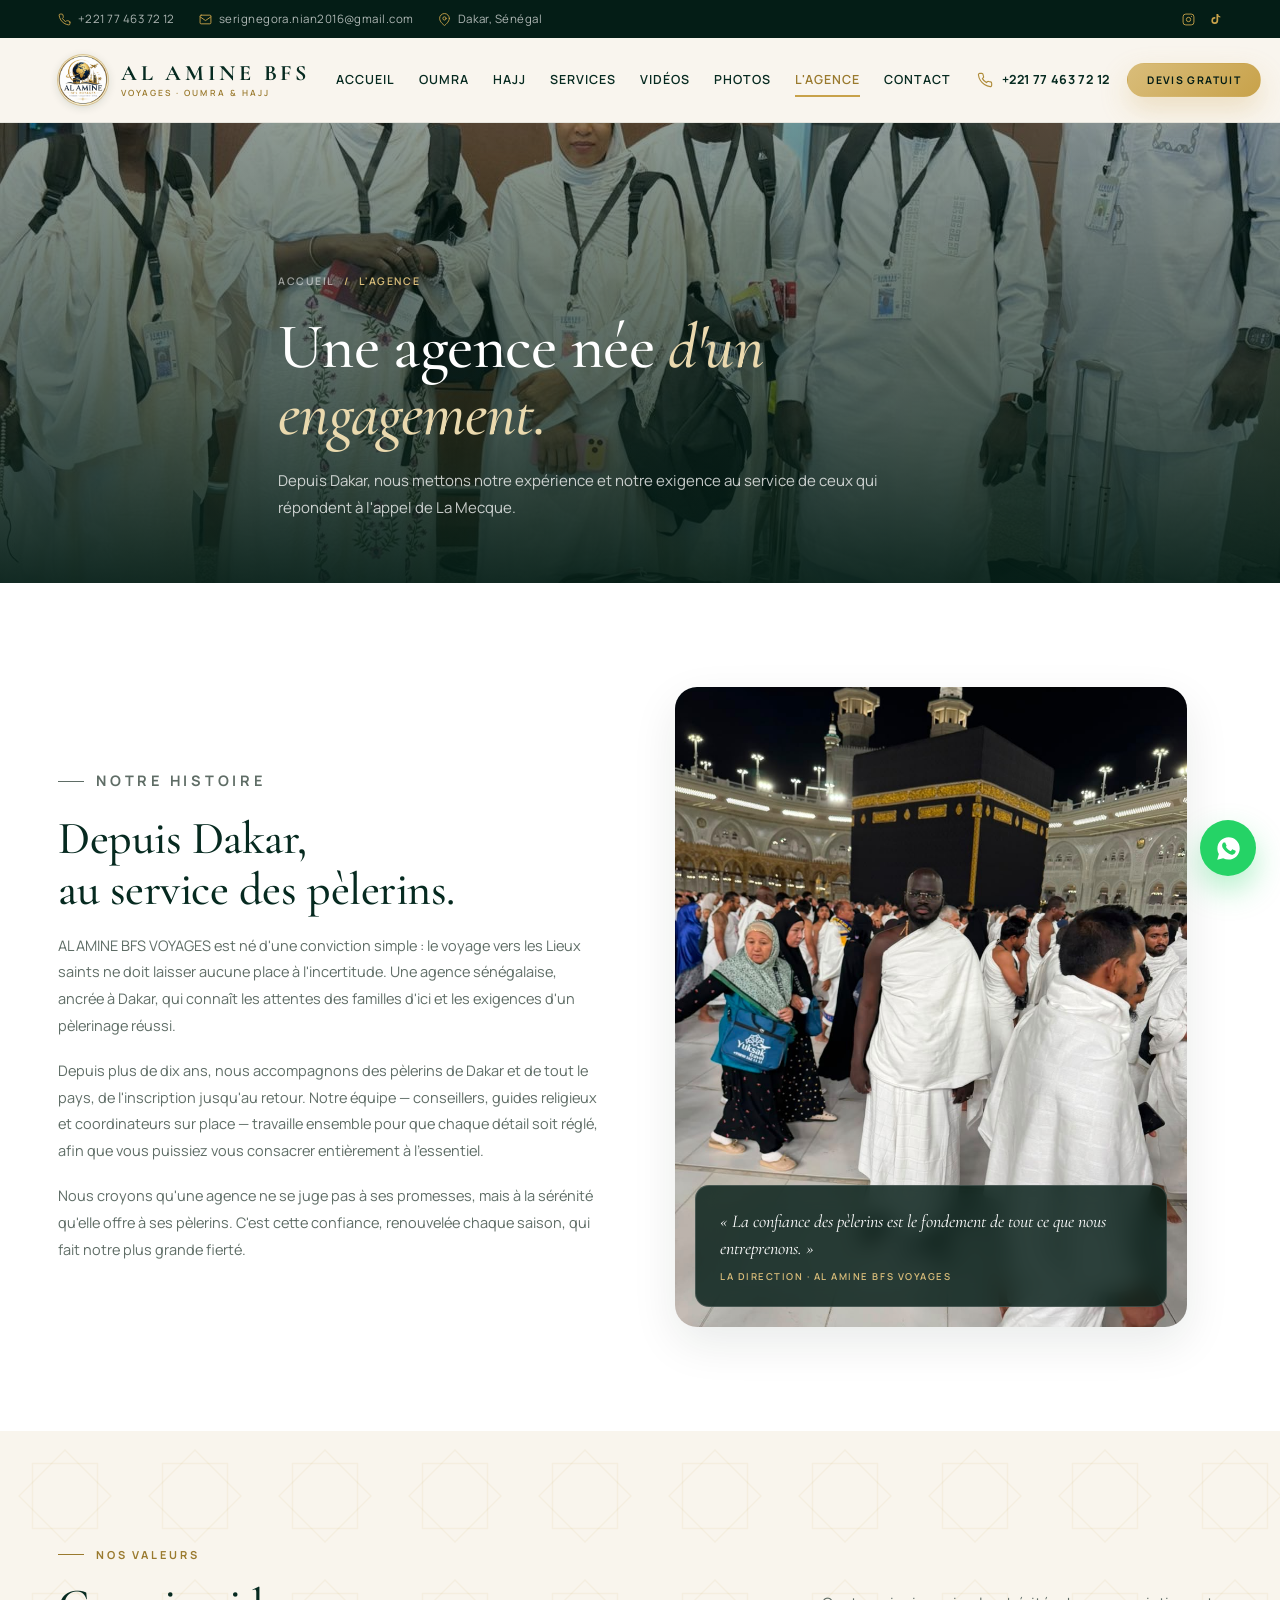
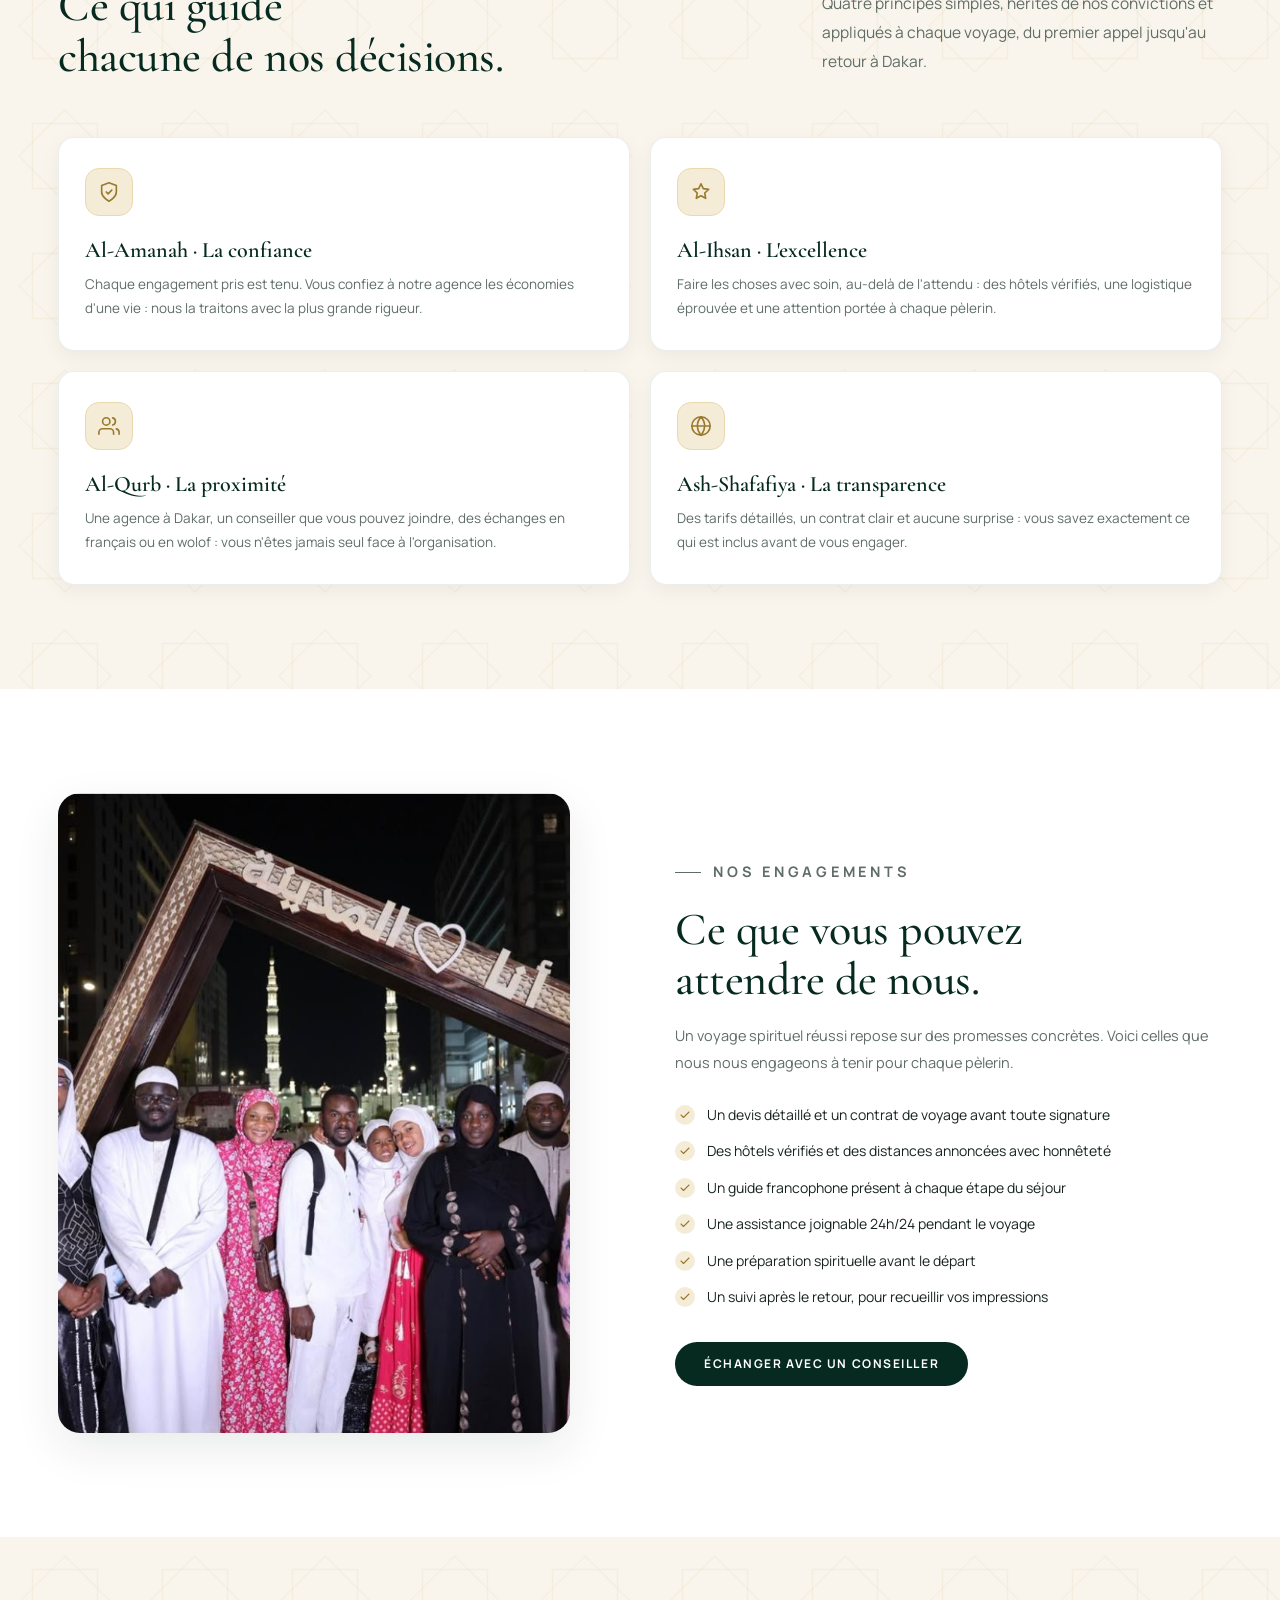
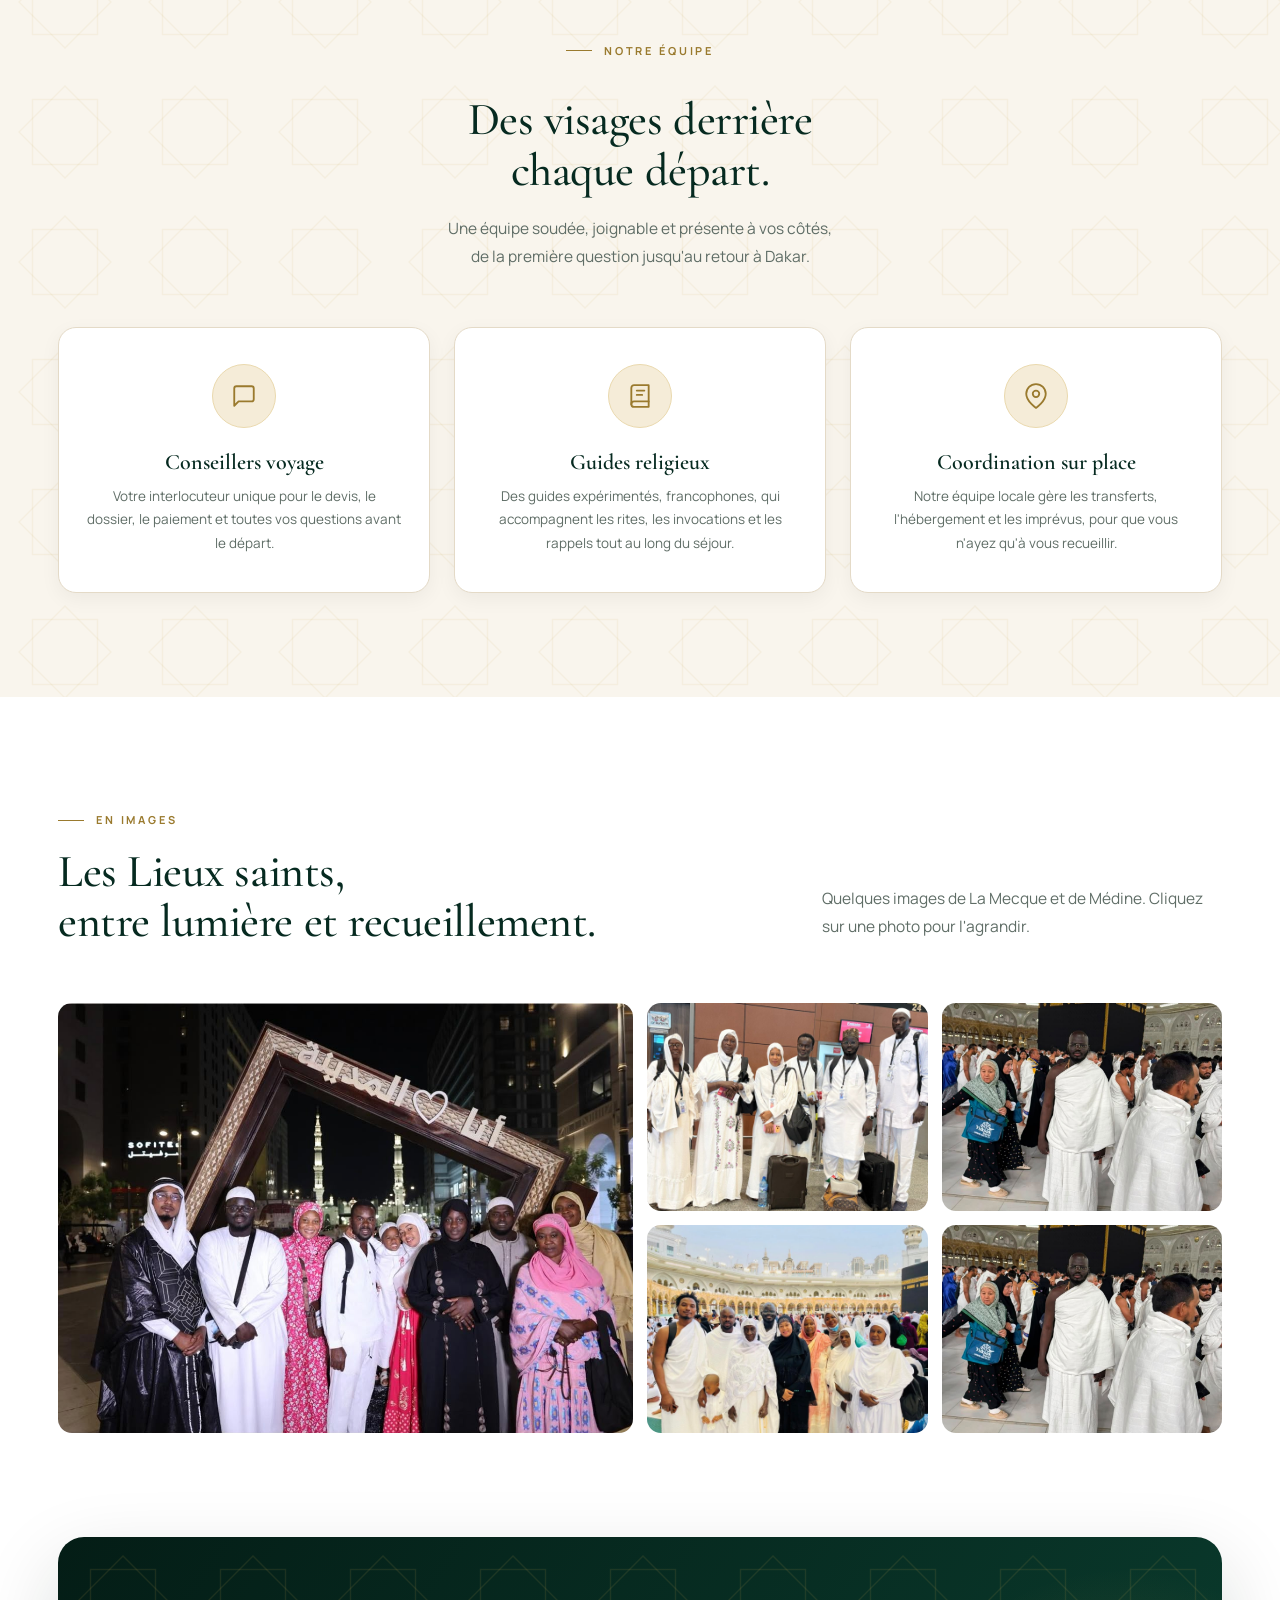
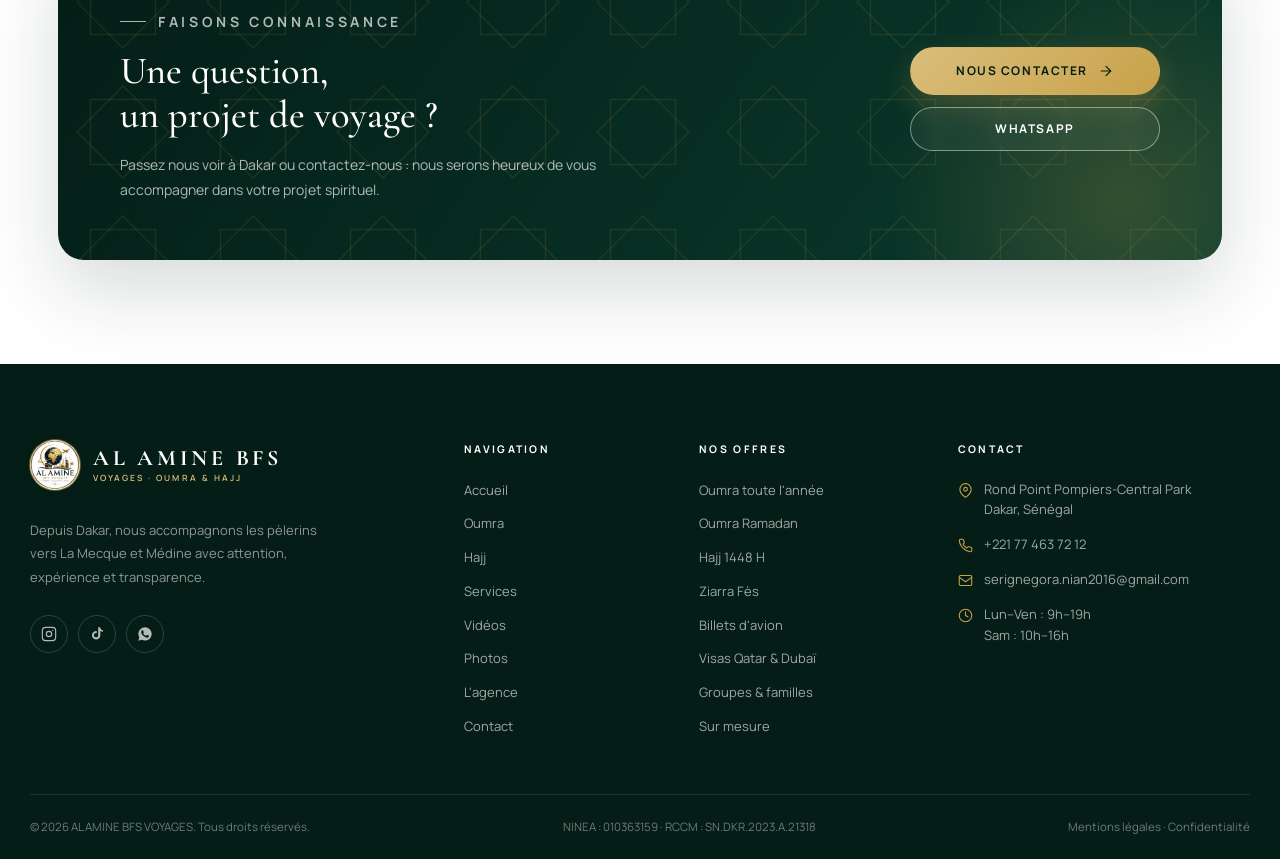
<file: agence.html>
<!DOCTYPE html>
<html lang="fr">
<head>
  <meta charset="UTF-8">
  <meta name="viewport" content="width=device-width, initial-scale=1">
  <title>L'agence — Notre histoire et nos engagements | AL AMINE BFS VOYAGES</title>
  <meta name="description" content="AL AMINE BFS VOYAGES, agence de pèlerinage à Dakar : notre histoire, nos valeurs, notre équipe et nos engagements pour une Oumra et un Hajj sereins.">
  <meta name="theme-color" content="#062a20">
  <link rel="canonical" href="https://www.alaminebfsservices.com/agence.html">
  <link rel="icon" type="image/svg+xml" href="favicon.svg">

  <meta property="og:type" content="website">
  <meta property="og:locale" content="fr_FR">
  <meta property="og:site_name" content="AL AMINE BFS VOYAGES">
  <meta property="og:title" content="L'agence — Notre histoire et nos engagements | AL AMINE BFS VOYAGES">
  <meta property="og:description" content="Une agence dakaroise au service des pèlerins, avec exigence, transparence et proximité.">
  <meta property="og:image" content="https://www.alaminebfsservices.com/assets/img/photos/nabawi-dome.jpg">
  <meta property="og:url" content="https://www.alaminebfsservices.com/agence.html">
  <meta name="twitter:card" content="summary_large_image">

  <link rel="preconnect" href="https://fonts.googleapis.com">
  <link rel="preconnect" href="https://fonts.gstatic.com" crossorigin>
  <link href="https://fonts.googleapis.com/css2?family=Amiri:wght@400;700&amp;family=Cormorant+Garamond:ital,wght@0,400;0,500;0,600;0,700;1,400;1,500&amp;family=Manrope:wght@300;400;500;600;700&amp;display=swap" rel="stylesheet">
  <link rel="stylesheet" href="assets/css/style.css">
  <link rel="manifest" href="manifest.webmanifest">
  <link rel="apple-touch-icon" href="assets/img/icons/apple-touch-icon.png">
  <meta name="mobile-web-app-capable" content="yes">
  <meta name="apple-mobile-web-app-capable" content="yes">
  <meta name="apple-mobile-web-app-title" content="AL AMINE BFS">
  <meta name="apple-mobile-web-app-status-bar-style" content="default">
</head>
<body class="page-agence">
  <a class="skip-link" href="#main">Aller au contenu</a>

  <div class="topbar">
    <div class="container topbar-inner">
      <div class="topbar-contact">
        <a href="tel:+221774637212">
          <svg viewBox="0 0 24 24" fill="none" stroke="currentColor" stroke-width="1.7" stroke-linecap="round" stroke-linejoin="round" aria-hidden="true"><path d="M22 16.92v3a2 2 0 0 1-2.18 2 19.79 19.79 0 0 1-8.63-3.07 19.5 19.5 0 0 1-6-6A19.79 19.79 0 0 1 2.12 4.18 2 2 0 0 1 4.11 2h3a2 2 0 0 1 2 1.72c.13.96.36 1.9.7 2.81a2 2 0 0 1-.45 2.11L8.09 9.91a16 16 0 0 0 6 6l1.27-1.27a2 2 0 0 1 2.11-.45c.91.34 1.85.57 2.81.7A2 2 0 0 1 22 16.92z"/></svg>
          +221 77 463 72 12
        </a>
        <a href="mailto:serignegora.nian2016@gmail.com" class="hide-sm">
          <svg viewBox="0 0 24 24" fill="none" stroke="currentColor" stroke-width="1.7" stroke-linecap="round" stroke-linejoin="round" aria-hidden="true"><rect x="2" y="4" width="20" height="16" rx="2"/><path d="m22 7-10 7L2 7"/></svg>
          serignegora.nian2016@gmail.com
        </a>
        <span class="topbar-location">
          <svg viewBox="0 0 24 24" fill="none" stroke="currentColor" stroke-width="1.7" stroke-linecap="round" stroke-linejoin="round" aria-hidden="true"><path d="M21 10c0 7-9 13-9 13S3 17 3 10a9 9 0 0 1 18 0z"/><circle cx="12" cy="10" r="3"/></svg>
          Dakar, Sénégal
        </span>
      </div>
      <div class="topbar-social">
        <a href="https://www.instagram.com/p/DcQyc6LtL-p/" target="_blank" rel="noopener" aria-label="Instagram"><svg viewBox="0 0 24 24" fill="none" stroke="currentColor" stroke-width="1.7" aria-hidden="true"><rect x="2" y="2" width="20" height="20" rx="5"/><circle cx="12" cy="12" r="4"/><circle cx="17.5" cy="6.5" r="1" fill="currentColor" stroke="none"/></svg></a>
        <a href="https://www.tiktok.com/@serigne.gora.al.amine" target="_blank" rel="noopener" aria-label="TikTok"><svg viewBox="0 0 24 24" fill="currentColor" aria-hidden="true"><path d="M21 8.5a6.5 6.5 0 0 1-4-1.4v6.7a6.3 6.3 0 1 1-5.4-6.2v3.2a3.2 3.2 0 1 0 2.2 3V2h3.1a4.6 4.6 0 0 0 4.1 4.5V8.5z"/></svg></a>
      </div>
    </div>
  </div>

  <header class="site-header" id="site-header">
    <div class="container header-inner">
      <a class="brand" href="index.html" aria-label="AL AMINE BFS VOYAGES — Accueil">
        <img class="brand-mark brand-logo" src="/assets/img/photos/logo-al-amine.png" alt="" width="256" height="256" decoding="async">
        <span class="brand-text">
          <span class="brand-name">AL AMINE BFS</span>
          <span class="brand-sub">Voyages · Oumra &amp; Hajj</span>
        </span>
      </a>

      <nav class="main-nav" id="main-nav" aria-label="Navigation principale">
        <ul>
          <li><a href="index.html">Accueil</a></li>
          <li><a href="omra.html">Oumra</a></li>
          <li><a href="hajj.html">Hajj</a></li>
          <li><a href="services.html">Services</a></li>
          <li><a href="videos.html">Vidéos</a></li>
          <li><a href="photos.html">Photos</a></li>
          <li><a href="agence.html" class="is-active">L'agence</a></li>
          <li><a href="contact.html">Contact</a></li>
        </ul>
        <div class="nav-mobile-cta"><a class="btn btn--gold" href="contact.html#devis">Demander un devis</a></div>
      </nav>

      <div class="header-actions">
        <a class="header-phone" href="tel:+221774637212">
          <svg viewBox="0 0 24 24" fill="none" stroke="currentColor" stroke-width="1.7" stroke-linecap="round" stroke-linejoin="round" aria-hidden="true"><path d="M22 16.92v3a2 2 0 0 1-2.18 2 19.79 19.79 0 0 1-8.63-3.07 19.5 19.5 0 0 1-6-6A19.79 19.79 0 0 1 2.12 4.18 2 2 0 0 1 4.11 2h3a2 2 0 0 1 2 1.72c.13.96.36 1.9.7 2.81a2 2 0 0 1-.45 2.11L8.09 9.91a16 16 0 0 0 6 6l1.27-1.27a2 2 0 0 1 2.11-.45c.91.34 1.85.57 2.81.7A2 2 0 0 1 22 16.92z"/></svg>
          +221 77 463 72 12
        </a>
        <a class="btn btn--gold btn--sm" href="contact.html#devis">Devis gratuit</a>
      </div>

      <button class="nav-toggle" id="nav-toggle" type="button" aria-label="Ouvrir le menu" aria-expanded="false" aria-controls="main-nav">
        <span></span><span></span><span></span>
      </button>
    </div>
  </header>

  <main id="main">
    <section class="page-hero">
      <div class="page-hero-bg">
        <img src="/assets/img/photos/nabawi-dome.jpg" width="1280" height="853" alt="La mosquée du Prophète et son dôme vert à Médine" fetchpriority="high">
      </div>
      <div class="container page-hero-content">
        <nav class="breadcrumb" aria-label="Fil d'Ariane">
          <a href="index.html">Accueil</a><span>/</span><span>L'agence</span>
        </nav>
        <h1>Une agence née <em>d'un engagement.</em></h1>
        <p>Depuis Dakar, nous mettons notre expérience et notre exigence au service de ceux qui répondent à l'appel de La Mecque.</p>
      </div>
    </section>

    <!-- Notre histoire -->
    <section class="section">
      <div class="container split">
        <div class="split-content reveal">
          <p class="eyebrow">Notre histoire</p>
          <h2 class="section-title">Depuis Dakar,<br>au service des pèlerins.</h2>
          <p>AL AMINE BFS VOYAGES est né d'une conviction simple : le voyage vers les Lieux saints ne doit laisser aucune place à l'incertitude. Une agence sénégalaise, ancrée à Dakar, qui connaît les attentes des familles d'ici et les exigences d'un pèlerinage réussi.</p>
          <p>Depuis plus de dix ans, nous accompagnons des pèlerins de Dakar et de tout le pays, de l'inscription jusqu'au retour. Notre équipe — conseillers, guides religieux et coordinateurs sur place — travaille ensemble pour que chaque détail soit réglé, afin que vous puissiez vous consacrer entièrement à l'essentiel.</p>
          <p>Nous croyons qu'une agence ne se juge pas à ses promesses, mais à la sérénité qu'elle offre à ses pèlerins. C'est cette confiance, renouvelée chaque saison, qui fait notre plus grande fierté.</p>
        </div>
        <div class="split-media reveal" style="--d: .1s">
          <img src="/assets/img/photos/nabawi-1.jpg" width="1000" height="1490" alt="Les minarets de la mosquée du Prophète à Médine" loading="lazy" decoding="async">
          <div class="floating-quote">
            « La confiance des pèlerins est le fondement de tout ce que nous entreprenons. »
            <span>La direction · AL AMINE BFS VOYAGES</span>
          </div>
        </div>
      </div>
    </section>

    <!-- Valeurs -->
    <section class="section section--cream">
      <div class="container">
        <div class="section-head">
          <div>
            <p class="eyebrow">Nos valeurs</p>
            <h2 class="section-title">Ce qui guide<br>chacune de nos décisions.</h2>
          </div>
          <p class="section-lead">Quatre principes simples, hérités de nos convictions et appliqués à chaque voyage, du premier appel jusqu'au retour à Dakar.</p>
        </div>

        <div class="features">
          <article class="feature reveal">
            <span class="feature-icon"><svg viewBox="0 0 24 24" fill="none" stroke="currentColor" stroke-width="1.8" stroke-linecap="round" stroke-linejoin="round" aria-hidden="true"><path d="M12 22s8-4 8-10V5l-8-3-8 3v7c0 6 8 10 8 10z"/><path d="m9 12 2 2 4-4"/></svg></span>
            <h3>Al-Amanah · La confiance</h3>
            <p>Chaque engagement pris est tenu. Vous confiez à notre agence les économies d'une vie : nous la traitons avec la plus grande rigueur.</p>
          </article>
          <article class="feature reveal" style="--d: .06s">
            <span class="feature-icon"><svg viewBox="0 0 24 24" fill="none" stroke="currentColor" stroke-width="1.8" stroke-linecap="round" stroke-linejoin="round" aria-hidden="true"><path d="m12 3 2.5 5.3 5.8.8-4.2 4 1 5.8-5.1-2.8-5.1 2.8 1-5.8-4.2-4 5.8-.8z"/></svg></span>
            <h3>Al-Ihsan · L'excellence</h3>
            <p>Faire les choses avec soin, au-delà de l'attendu : des hôtels vérifiés, une logistique éprouvée et une attention portée à chaque pèlerin.</p>
          </article>
          <article class="feature reveal" style="--d: .12s">
            <span class="feature-icon"><svg viewBox="0 0 24 24" fill="none" stroke="currentColor" stroke-width="1.8" stroke-linecap="round" stroke-linejoin="round" aria-hidden="true"><path d="M17 21v-2a4 4 0 0 0-4-4H5a4 4 0 0 0-4 4v2"/><circle cx="9" cy="7" r="4"/><path d="M23 21v-2a4 4 0 0 0-3-3.87M16 3.13a4 4 0 0 1 0 7.75"/></svg></span>
            <h3>Al-Qurb · La proximité</h3>
            <p>Une agence à Dakar, un conseiller que vous pouvez joindre, des échanges en français ou en wolof : vous n'êtes jamais seul face à l'organisation.</p>
          </article>
          <article class="feature reveal" style="--d: .18s">
            <span class="feature-icon"><svg viewBox="0 0 24 24" fill="none" stroke="currentColor" stroke-width="1.8" stroke-linecap="round" stroke-linejoin="round" aria-hidden="true"><circle cx="12" cy="12" r="10"/><path d="M2 12h20M12 2a15.3 15.3 0 0 1 4 10 15.3 15.3 0 0 1-4 10 15.3 15.3 0 0 1-4-10 15.3 15.3 0 0 1 4-10z"/></svg></span>
            <h3>Ash-Shafafiya · La transparence</h3>
            <p>Des tarifs détaillés, un contrat clair et aucune surprise : vous savez exactement ce qui est inclus avant de vous engager.</p>
          </article>
        </div>
      </div>
    </section>

    <!-- Engagements -->
    <section class="section">
      <div class="container split">
        <div class="split-media reveal">
          <img src="/assets/img/photos/kaaba-1.jpg" width="1280" height="853" alt="La Kaaba entourée de pèlerins dans la cour du Masjid al-Haram" loading="lazy" decoding="async">
        </div>
        <div class="split-content reveal" style="--d: .1s">
          <p class="eyebrow">Nos engagements</p>
          <h2 class="section-title">Ce que vous pouvez<br>attendre de nous.</h2>
          <p>Un voyage spirituel réussi repose sur des promesses concrètes. Voici celles que nous nous engageons à tenir pour chaque pèlerin.</p>
          <ul class="checklist">
            <li><svg viewBox="0 0 24 24" fill="none" stroke="currentColor" stroke-width="2.2" stroke-linecap="round" stroke-linejoin="round" aria-hidden="true"><polyline points="20 6 9 17 4 12"/></svg>Un devis détaillé et un contrat de voyage avant toute signature</li>
            <li><svg viewBox="0 0 24 24" fill="none" stroke="currentColor" stroke-width="2.2" stroke-linecap="round" stroke-linejoin="round" aria-hidden="true"><polyline points="20 6 9 17 4 12"/></svg>Des hôtels vérifiés et des distances annoncées avec honnêteté</li>
            <li><svg viewBox="0 0 24 24" fill="none" stroke="currentColor" stroke-width="2.2" stroke-linecap="round" stroke-linejoin="round" aria-hidden="true"><polyline points="20 6 9 17 4 12"/></svg>Un guide francophone présent à chaque étape du séjour</li>
            <li><svg viewBox="0 0 24 24" fill="none" stroke="currentColor" stroke-width="2.2" stroke-linecap="round" stroke-linejoin="round" aria-hidden="true"><polyline points="20 6 9 17 4 12"/></svg>Une assistance joignable 24h/24 pendant le voyage</li>
            <li><svg viewBox="0 0 24 24" fill="none" stroke="currentColor" stroke-width="2.2" stroke-linecap="round" stroke-linejoin="round" aria-hidden="true"><polyline points="20 6 9 17 4 12"/></svg>Une préparation spirituelle avant le départ</li>
            <li><svg viewBox="0 0 24 24" fill="none" stroke="currentColor" stroke-width="2.2" stroke-linecap="round" stroke-linejoin="round" aria-hidden="true"><polyline points="20 6 9 17 4 12"/></svg>Un suivi après le retour, pour recueillir vos impressions</li>
          </ul>
          <a class="btn btn--dark" href="contact.html#devis">Échanger avec un conseiller</a>
        </div>
      </div>
    </section>

    <!-- Équipe -->
    <section class="section section--cream">
      <div class="container">
        <div class="section-head section-head--center">
          <p class="eyebrow">Notre équipe</p>
          <h2 class="section-title">Des visages derrière<br>chaque départ.</h2>
          <p class="section-lead">Une équipe soudée, joignable et présente à vos côtés, de la première question jusqu'au retour à Dakar.</p>
        </div>

        <div class="team-grid">
          <article class="team-card reveal">
            <span class="team-avatar"><svg viewBox="0 0 24 24" fill="none" stroke="currentColor" stroke-width="1.7" stroke-linecap="round" stroke-linejoin="round" aria-hidden="true"><path d="M21 15a2 2 0 0 1-2 2H7l-4 4V5a2 2 0 0 1 2-2h14a2 2 0 0 1 2 2z"/></svg></span>
            <h3>Conseillers voyage</h3>
            <p>Votre interlocuteur unique pour le devis, le dossier, le paiement et toutes vos questions avant le départ.</p>
          </article>
          <article class="team-card reveal" style="--d: .08s">
            <span class="team-avatar"><svg viewBox="0 0 24 24" fill="none" stroke="currentColor" stroke-width="1.7" stroke-linecap="round" stroke-linejoin="round" aria-hidden="true"><path d="M4 19.5A2.5 2.5 0 0 1 6.5 17H20"/><path d="M6.5 2H20v20H6.5A2.5 2.5 0 0 1 4 19.5v-15A2.5 2.5 0 0 1 6.5 2z"/><path d="M9 7h7M9 11h5"/></svg></span>
            <h3>Guides religieux</h3>
            <p>Des guides expérimentés, francophones, qui accompagnent les rites, les invocations et les rappels tout au long du séjour.</p>
          </article>
          <article class="team-card reveal" style="--d: .16s">
            <span class="team-avatar"><svg viewBox="0 0 24 24" fill="none" stroke="currentColor" stroke-width="1.7" stroke-linecap="round" stroke-linejoin="round" aria-hidden="true"><path d="M21 10c0 7-9 13-9 13S3 17 3 10a9 9 0 0 1 18 0z"/><circle cx="12" cy="10" r="3"/></svg></span>
            <h3>Coordination sur place</h3>
            <p>Notre équipe locale gère les transferts, l'hébergement et les imprévus, pour que vous n'ayez qu'à vous recueillir.</p>
          </article>
        </div>
      </div>
    </section>

    <!-- Galerie -->
    <section class="section" id="galerie">
      <div class="container">
        <div class="section-head">
          <div>
            <p class="eyebrow">En images</p>
            <h2 class="section-title">Les Lieux saints,<br>entre lumière et recueillement.</h2>
          </div>
          <p class="section-lead">Quelques images de La Mecque et de Médine. Cliquez sur une photo pour l'agrandir.</p>
        </div>

        <div class="gallery-grid">
          <a class="gallery-item gallery-item--lg" href="/assets/img/photos/kaaba-1.jpg" data-lightbox data-caption="Le Masjid al-Haram, La Mecque">
            <img src="/assets/img/photos/kaaba-1.jpg" width="1280" height="853" alt="La Kaaba entourée de pèlerins dans la cour du Masjid al-Haram" loading="lazy" decoding="async">
            <span class="gallery-caption">Le Masjid al-Haram, La Mecque</span>
          </a>
          <a class="gallery-item" href="/assets/img/photos/nabawi-dome.jpg" data-lightbox data-caption="Le dôme vert, Médine">
            <img src="/assets/img/photos/nabawi-dome.jpg" width="1280" height="853" alt="Le dôme vert de la mosquée du Prophète à Médine" loading="lazy" decoding="async">
            <span class="gallery-caption">Le dôme vert, Médine</span>
          </a>
          <a class="gallery-item" href="/assets/img/photos/worshipper.jpg" data-lightbox data-caption="Moments de recueillement à Médine">
            <img src="/assets/img/photos/worshipper.jpg" width="1400" height="1050" alt="Un fidèle en prière dans la cour de la mosquée du Prophète" loading="lazy" decoding="async">
            <span class="gallery-caption">Moments de recueillement</span>
          </a>
          <a class="gallery-item" href="/assets/img/photos/tawaf.jpg" data-lightbox data-caption="Le tawaf autour de la Kaaba">
            <img src="/assets/img/photos/tawaf.jpg" width="1600" height="1200" alt="Pèlerins effectuant le tawaf autour de la Kaaba" loading="lazy" decoding="async">
            <span class="gallery-caption">Le tawaf autour de la Kaaba</span>
          </a>
          <a class="gallery-item" href="/assets/img/photos/nabawi-1.jpg" data-lightbox data-caption="La mosquée du Prophète, vue aérienne">
            <img src="/assets/img/photos/nabawi-1.jpg" width="1280" height="853" alt="Vue aérienne de la mosquée du Prophète à Médine" loading="lazy" decoding="async">
            <span class="gallery-caption">La mosquée du Prophète</span>
          </a>
        </div>
      </div>
    </section>

    <!-- CTA -->
    <section class="cta-wrap">
      <div class="container">
        <div class="cta-band reveal">
          <div>
            <p class="eyebrow eyebrow--light">Faisons connaissance</p>
            <h2>Une question,<br>un projet de voyage ?</h2>
            <p>Passez nous voir à Dakar ou contactez-nous : nous serons heureux de vous accompagner dans votre projet spirituel.</p>
          </div>
          <div class="cta-actions">
            <a class="btn btn--gold" href="contact.html#devis">Nous contacter
              <svg viewBox="0 0 24 24" fill="none" stroke="currentColor" stroke-width="1.8" stroke-linecap="round" stroke-linejoin="round" aria-hidden="true"><line x1="5" y1="12" x2="19" y2="12"/><polyline points="12 5 19 12 12 19"/></svg>
            </a>
            <a class="btn btn--outline" href="https://wa.me/221774637212?text=Bonjour%20AL%20AMINE%20BFS%20VOYAGES%2C%20je%20souhaite%20des%20informations." target="_blank" rel="noopener">WhatsApp</a>
          </div>
        </div>
      </div>
    </section>
  </main>

  <footer class="site-footer">
    <div class="container footer-grid">
      <div class="footer-brand">
        <a class="brand" href="index.html" aria-label="AL AMINE BFS VOYAGES — Accueil">
          <img class="brand-mark brand-logo" src="/assets/img/photos/logo-al-amine.png" alt="" width="256" height="256" decoding="async">
          <span class="brand-text">
            <span class="brand-name">AL AMINE BFS</span>
            <span class="brand-sub">Voyages · Oumra &amp; Hajj</span>
          </span>
        </a>
        <p>Depuis Dakar, nous accompagnons les pèlerins vers La Mecque et Médine avec attention, expérience et transparence.</p>
        <div class="footer-social">
          <a href="https://www.instagram.com/p/DcQyc6LtL-p/" target="_blank" rel="noopener" aria-label="Instagram"><svg viewBox="0 0 24 24" fill="none" stroke="currentColor" stroke-width="1.7" aria-hidden="true"><rect x="2" y="2" width="20" height="20" rx="5"/><circle cx="12" cy="12" r="4"/><circle cx="17.5" cy="6.5" r="1" fill="currentColor" stroke="none"/></svg></a>
          <a href="https://www.tiktok.com/@serigne.gora.al.amine" target="_blank" rel="noopener" aria-label="TikTok"><svg viewBox="0 0 24 24" fill="currentColor" aria-hidden="true"><path d="M21 8.5a6.5 6.5 0 0 1-4-1.4v6.7a6.3 6.3 0 1 1-5.4-6.2v3.2a3.2 3.2 0 1 0 2.2 3V2h3.1a4.6 4.6 0 0 0 4.1 4.5V8.5z"/></svg></a>
          <a href="https://wa.me/221774637212" target="_blank" rel="noopener" aria-label="WhatsApp"><svg viewBox="0 0 24 24" fill="currentColor" aria-hidden="true"><path d="M12.04 2C6.58 2 2.13 6.45 2.13 11.91c0 1.75.46 3.45 1.32 4.95L2 22l5.25-1.38a9.9 9.9 0 0 0 4.79 1.22h.01c5.46 0 9.91-4.45 9.91-9.91 0-2.65-1.03-5.14-2.9-7.01A9.82 9.82 0 0 0 12.04 2zm5.8 14.1c-.24.68-1.4 1.3-1.93 1.35-.5.05-1.13.07-1.82-.15-.42-.13-.96-.31-1.65-.61-2.9-1.25-4.79-4.17-4.94-4.36-.14-.19-1.18-1.57-1.18-3 0-1.42.74-2.12 1-2.41.26-.29.58-.36.77-.36h.55c.18 0 .42-.07.65.5.24.58.82 2 .89 2.14.07.14.12.31.02.5-.1.19-.15.31-.29.48-.14.17-.3.38-.43.51-.14.14-.29.3-.12.59.17.29.74 1.22 1.59 1.98 1.09.97 2.01 1.27 2.3 1.41.29.14.46.12.63-.07.17-.19.72-.84.91-1.13.19-.29.38-.24.64-.15.26.1 1.65.78 1.94.92.29.14.48.21.55.33.07.12.07.68-.17 1.36z"/></svg></a>
        </div>
      </div>

      <div>
        <h4>Navigation</h4>
        <ul class="footer-links">
          <li><a href="index.html">Accueil</a></li>
          <li><a href="omra.html">Oumra</a></li>
          <li><a href="hajj.html">Hajj</a></li>
          <li><a href="services.html">Services</a></li>
          <li><a href="videos.html">Vidéos</a></li>
          <li><a href="photos.html">Photos</a></li>
          <li><a href="agence.html">L'agence</a></li>
          <li><a href="contact.html">Contact</a></li>
        </ul>
      </div>

      <div>
        <h4>Nos offres</h4>
        <ul class="footer-links">
          <li><a href="omra.html">Oumra toute l'année</a></li>
          <li><a href="omra.html#ramadan">Oumra Ramadan</a></li>
          <li><a href="hajj.html">Hajj 1448 H</a></li>
          <li><a href="services.html#ziarra">Ziarra Fès</a></li>
          <li><a href="services.html#billets">Billets d'avion</a></li>
          <li><a href="services.html#visas">Visas Qatar &amp; Dubaï</a></li>
          <li><a href="contact.html?offre=groupe#devis">Groupes &amp; familles</a></li>
          <li><a href="contact.html#devis">Sur mesure</a></li>
        </ul>
      </div>

      <div>
        <h4>Contact</h4>
        <ul class="footer-contact">
          <li><svg viewBox="0 0 24 24" fill="none" stroke="currentColor" stroke-width="1.7" stroke-linecap="round" stroke-linejoin="round" aria-hidden="true"><path d="M21 10c0 7-9 13-9 13S3 17 3 10a9 9 0 0 1 18 0z"/><circle cx="12" cy="10" r="3"/></svg><span>Rond Point Pompiers-Central Park<br>Dakar, Sénégal</span></li>
          <li><svg viewBox="0 0 24 24" fill="none" stroke="currentColor" stroke-width="1.7" stroke-linecap="round" stroke-linejoin="round" aria-hidden="true"><path d="M22 16.92v3a2 2 0 0 1-2.18 2 19.79 19.79 0 0 1-8.63-3.07 19.5 19.5 0 0 1-6-6A19.79 19.79 0 0 1 2.12 4.18 2 2 0 0 1 4.11 2h3a2 2 0 0 1 2 1.72c.13.96.36 1.9.7 2.81a2 2 0 0 1-.45 2.11L8.09 9.91a16 16 0 0 0 6 6l1.27-1.27a2 2 0 0 1 2.11-.45c.91.34 1.85.57 2.81.7A2 2 0 0 1 22 16.92z"/></svg><a href="tel:+221774637212">+221 77 463 72 12</a></li>
          <li><svg viewBox="0 0 24 24" fill="none" stroke="currentColor" stroke-width="1.7" stroke-linecap="round" stroke-linejoin="round" aria-hidden="true"><rect x="2" y="4" width="20" height="16" rx="2"/><path d="m22 7-10 7L2 7"/></svg><a href="mailto:serignegora.nian2016@gmail.com">serignegora.nian2016@gmail.com</a></li>
          <li><svg viewBox="0 0 24 24" fill="none" stroke="currentColor" stroke-width="1.7" stroke-linecap="round" stroke-linejoin="round" aria-hidden="true"><circle cx="12" cy="12" r="10"/><path d="M12 6v6l4 2"/></svg><span>Lun–Ven : 9h–19h<br>Sam : 10h–16h</span></li>
        </ul>
      </div>
    </div>

    <div class="container footer-bottom">
      <p>© <span id="year">2026</span> AL AMINE BFS VOYAGES. Tous droits réservés.</p>
      <p>NINEA : 010363159 &#183; RCCM : SN.DKR.2023.A.21318</p>
      <p><a href="mentions-legales.html">Mentions légales</a> · <a href="mentions-legales.html#donnees">Confidentialité</a></p>
    </div>
  </footer>

  <a class="wa-float" href="https://wa.me/221774637212?text=Bonjour%20AL%20AMINE%20BFS%20VOYAGES%2C%20je%20souhaite%20des%20informations." target="_blank" rel="noopener" aria-label="Discuter avec AL AMINE BFS VOYAGES sur WhatsApp">
    <svg viewBox="0 0 24 24" fill="currentColor" aria-hidden="true"><path d="M12.04 2C6.58 2 2.13 6.45 2.13 11.91c0 1.75.46 3.45 1.32 4.95L2 22l5.25-1.38a9.9 9.9 0 0 0 4.79 1.22h.01c5.46 0 9.91-4.45 9.91-9.91 0-2.65-1.03-5.14-2.9-7.01A9.82 9.82 0 0 0 12.04 2zm5.8 14.1c-.24.68-1.4 1.3-1.93 1.35-.5.05-1.13.07-1.82-.15-.42-.13-.96-.31-1.65-.61-2.9-1.25-4.79-4.17-4.94-4.36-.14-.19-1.18-1.57-1.18-3 0-1.42.74-2.12 1-2.41.26-.29.58-.36.77-.36h.55c.18 0 .42-.07.65.5.24.58.82 2 .89 2.14.07.14.12.31.02.5-.1.19-.15.31-.29.48-.14.17-.3.38-.12.59.17.29.74 1.22 1.59 1.98 1.09.97 2.01 1.27 2.3 1.41.29.14.46.12.63-.07.17-.19.72-.84.91-1.13.19-.29.38-.24.64-.15.26.1 1.65.78 1.94.92.29.14.48.21.55.33.07.12.07.68-.17 1.36z"/></svg>
  </a>

  <div class="lightbox" id="lightbox" role="dialog" aria-modal="true" aria-label="Aperçu de la photo" aria-hidden="true">
    <button class="lightbox-close" type="button" aria-label="Fermer l'aperçu">&times;</button>
    <div>
      <img src="/assets/img/photos/kaaba-1.jpg" alt="">
      <p class="lightbox-caption"></p>
    </div>
  </div>

  <script src="assets/js/main.js" defer></script>
</body>
</html>
</file>
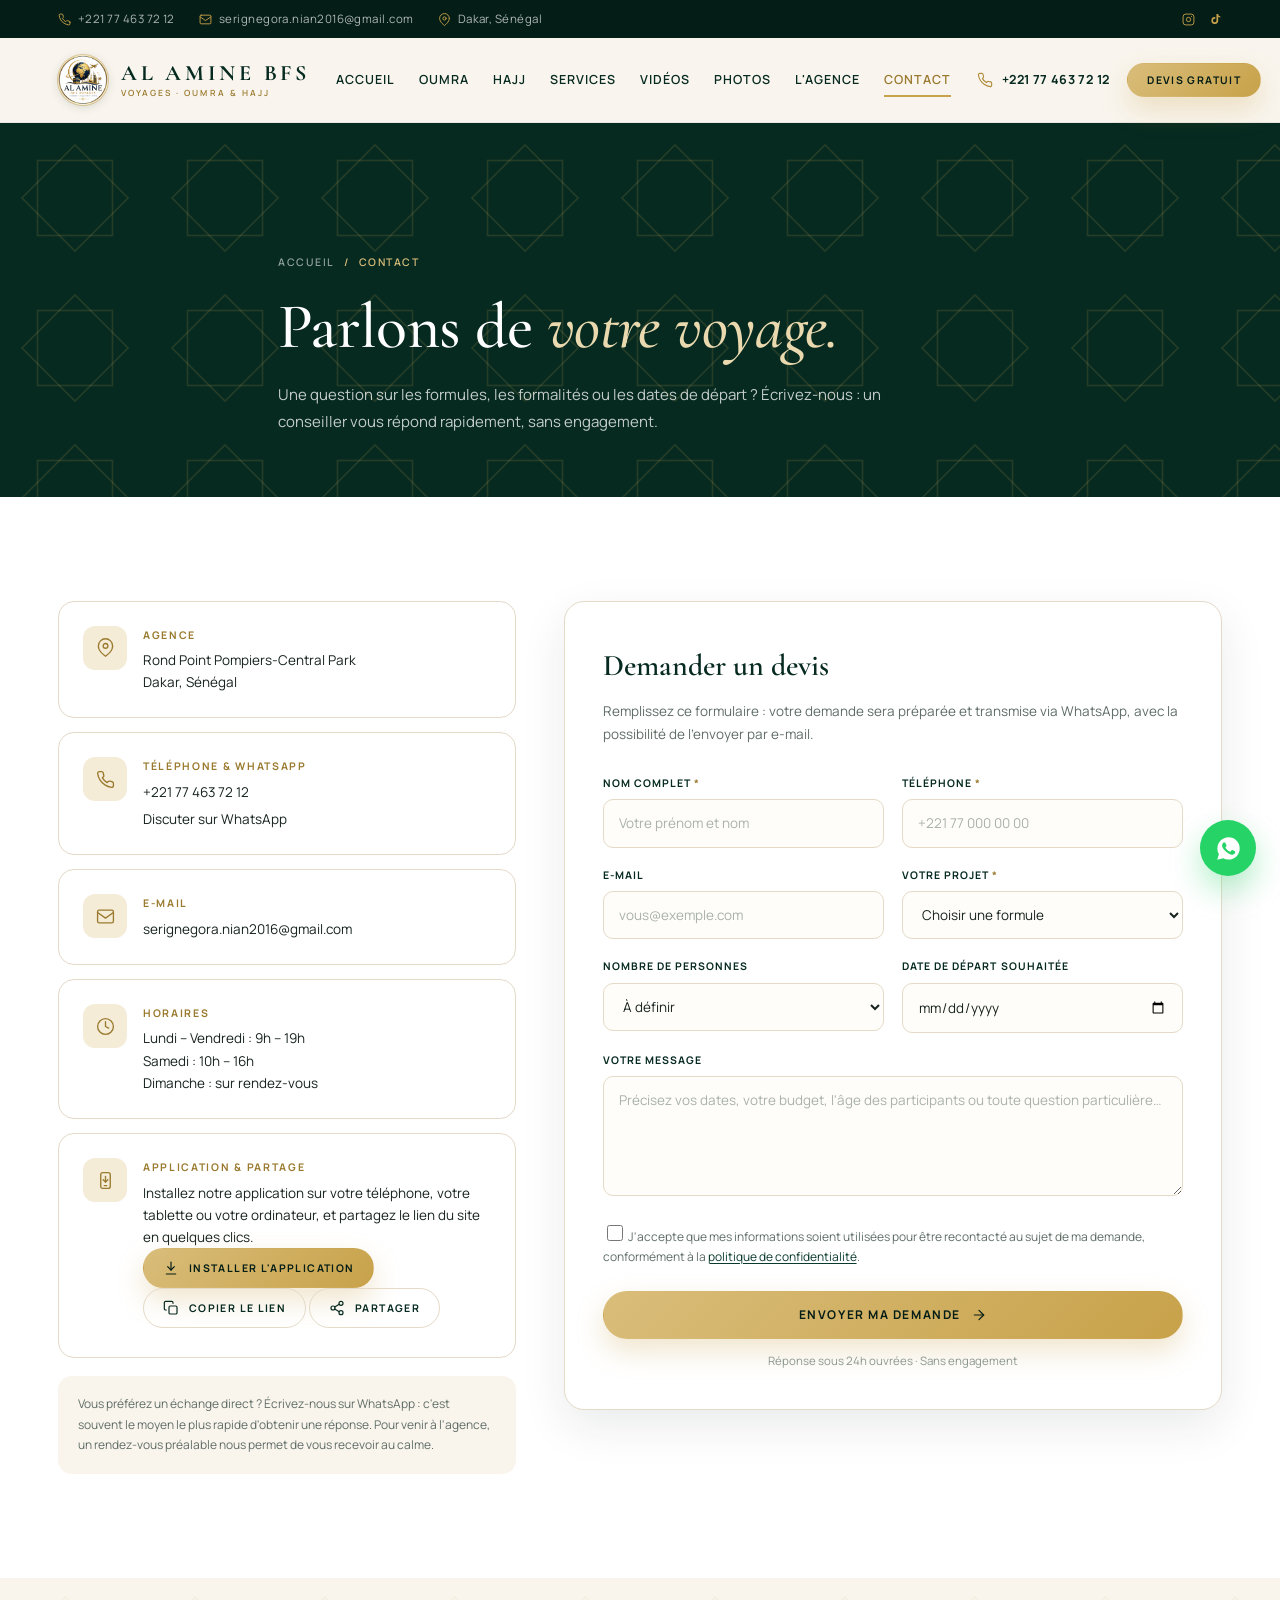
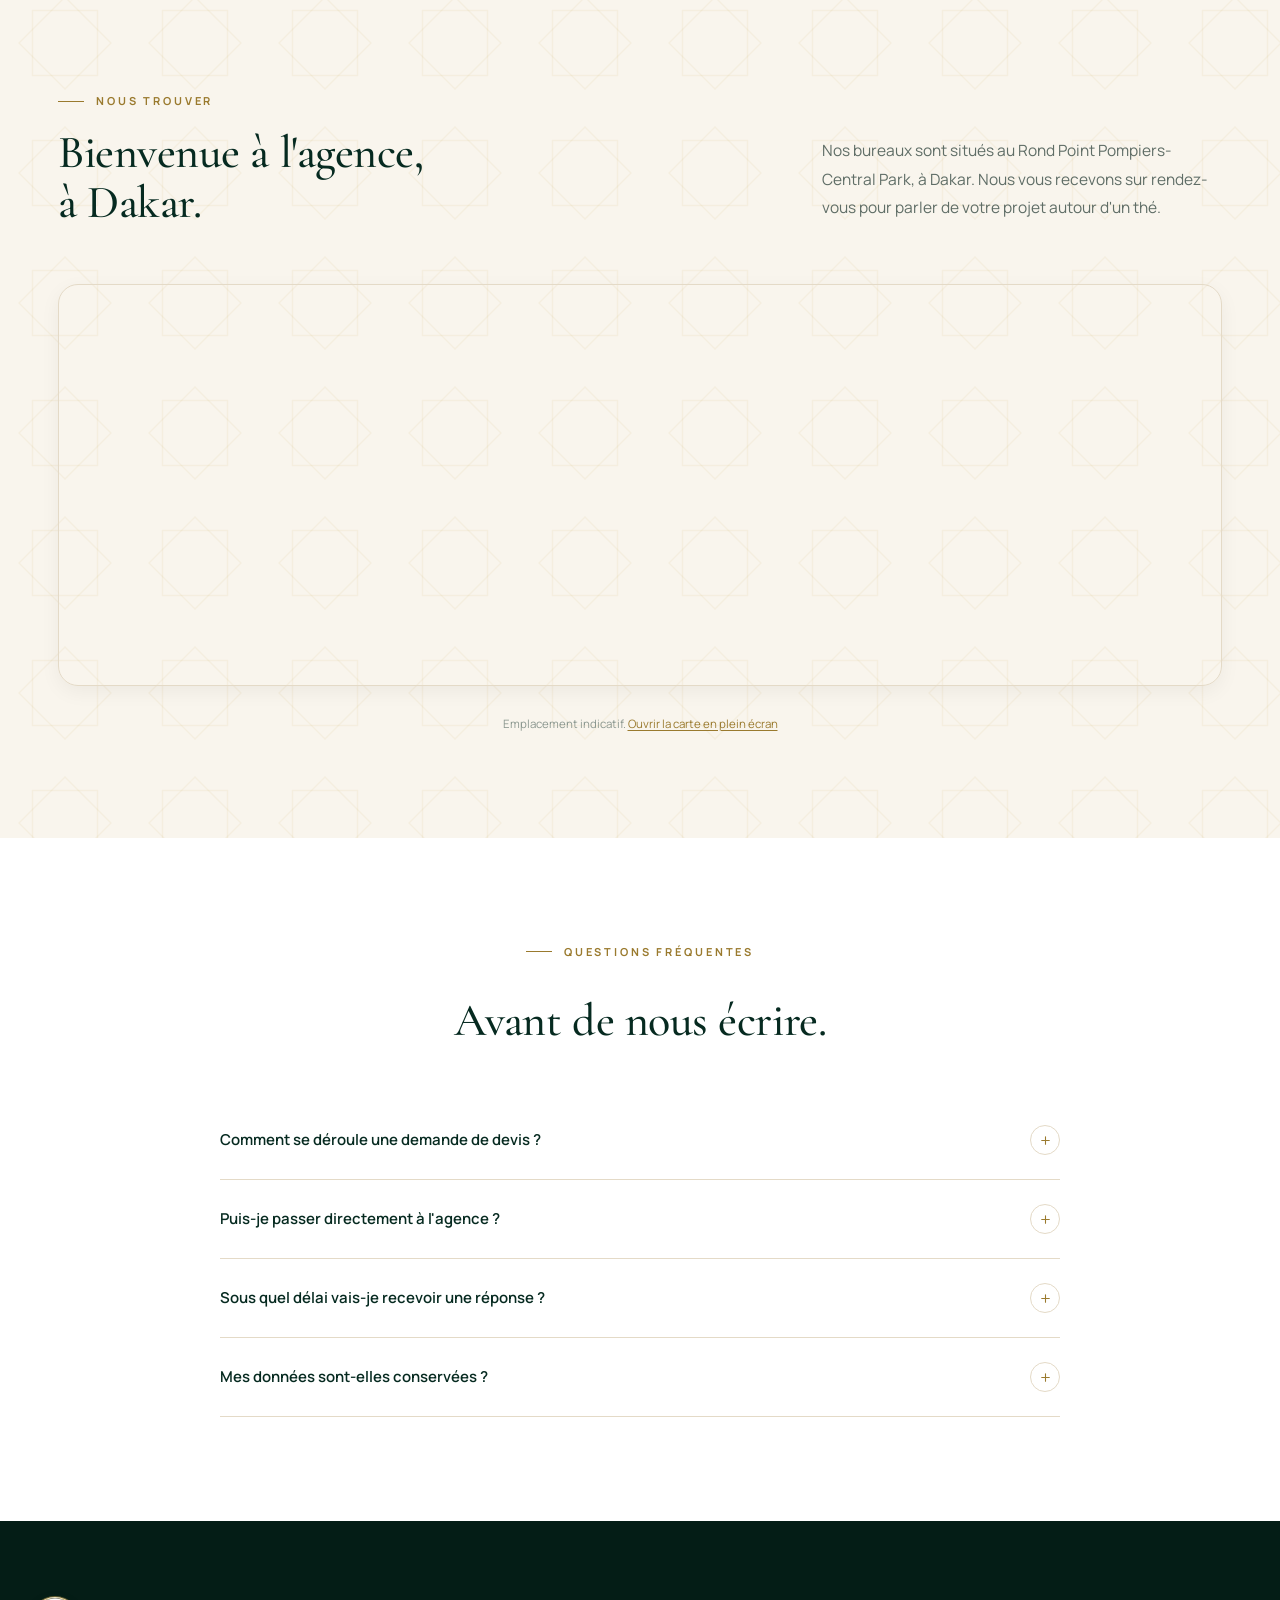
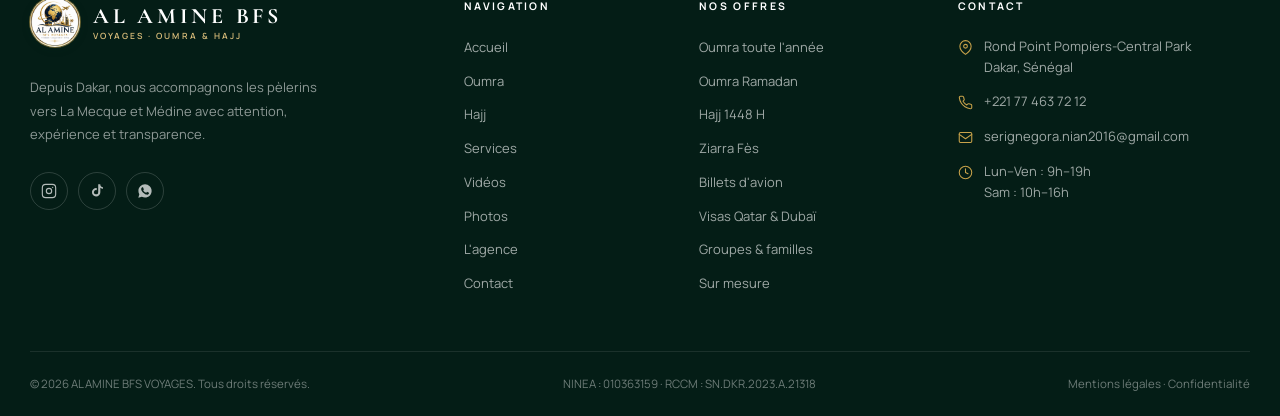
<file: contact.html>
<!DOCTYPE html>
<html lang="fr">
<head>
  <meta charset="UTF-8">
  <meta name="viewport" content="width=device-width, initial-scale=1">
  <title>Contact & devis gratuit — Dakar | AL AMINE BFS VOYAGES</title>
  <meta name="description" content="Contactez AL AMINE BFS VOYAGES à Dakar : devis Oumra, Hajj, ziarra à Fès, billets d'avion ou visas Qatar et Dubaï. Réponse rapide par WhatsApp, téléphone ou e-mail.">
  <meta name="theme-color" content="#062a20">
  <link rel="canonical" href="https://www.alaminebfsservices.com/contact.html">
  <link rel="icon" type="image/svg+xml" href="favicon.svg">

  <meta property="og:type" content="website">
  <meta property="og:locale" content="fr_FR">
  <meta property="og:site_name" content="AL AMINE BFS VOYAGES">
  <meta property="og:title" content="Contact & devis gratuit — Dakar | AL AMINE BFS VOYAGES">
  <meta property="og:description" content="Parlez-nous de votre projet d'Oumra ou de Hajj : nous vous répondons rapidement.">
  <meta property="og:image" content="https://www.alaminebfsservices.com/assets/img/photos/kaaba-2.jpg">
  <meta property="og:url" content="https://www.alaminebfsservices.com/contact.html">
  <meta name="twitter:card" content="summary_large_image">

  <link rel="preconnect" href="https://fonts.googleapis.com">
  <link rel="preconnect" href="https://fonts.gstatic.com" crossorigin>
  <link href="https://fonts.googleapis.com/css2?family=Amiri:wght@400;700&amp;family=Cormorant+Garamond:ital,wght@0,400;0,500;0,600;0,700;1,400;1,500&amp;family=Manrope:wght@300;400;500;600;700&amp;display=swap" rel="stylesheet">
  <link rel="stylesheet" href="assets/css/style.css">
  <link rel="manifest" href="manifest.webmanifest">
  <link rel="apple-touch-icon" href="assets/img/icons/apple-touch-icon.png">
  <meta name="mobile-web-app-capable" content="yes">
  <meta name="apple-mobile-web-app-capable" content="yes">
  <meta name="apple-mobile-web-app-title" content="AL AMINE BFS">
  <meta name="apple-mobile-web-app-status-bar-style" content="default">
</head>
<body class="page-contact">
  <a class="skip-link" href="#main">Aller au contenu</a>

  <div class="topbar">
    <div class="container topbar-inner">
      <div class="topbar-contact">
        <a href="tel:+221774637212">
          <svg viewBox="0 0 24 24" fill="none" stroke="currentColor" stroke-width="1.7" stroke-linecap="round" stroke-linejoin="round" aria-hidden="true"><path d="M22 16.92v3a2 2 0 0 1-2.18 2 19.79 19.79 0 0 1-8.63-3.07 19.5 19.5 0 0 1-6-6A19.79 19.79 0 0 1 2.12 4.18 2 2 0 0 1 4.11 2h3a2 2 0 0 1 2 1.72c.13.96.36 1.9.7 2.81a2 2 0 0 1-.45 2.11L8.09 9.91a16 16 0 0 0 6 6l1.27-1.27a2 2 0 0 1 2.11-.45c.91.34 1.85.57 2.81.7A2 2 0 0 1 22 16.92z"/></svg>
          +221 77 463 72 12
        </a>
        <a href="mailto:serignegora.nian2016@gmail.com" class="hide-sm">
          <svg viewBox="0 0 24 24" fill="none" stroke="currentColor" stroke-width="1.7" stroke-linecap="round" stroke-linejoin="round" aria-hidden="true"><rect x="2" y="4" width="20" height="16" rx="2"/><path d="m22 7-10 7L2 7"/></svg>
          serignegora.nian2016@gmail.com
        </a>
        <span class="topbar-location">
          <svg viewBox="0 0 24 24" fill="none" stroke="currentColor" stroke-width="1.7" stroke-linecap="round" stroke-linejoin="round" aria-hidden="true"><path d="M21 10c0 7-9 13-9 13S3 17 3 10a9 9 0 0 1 18 0z"/><circle cx="12" cy="10" r="3"/></svg>
          Dakar, Sénégal
        </span>
      </div>
      <div class="topbar-social">
        <a href="https://www.instagram.com/p/DcQyc6LtL-p/" target="_blank" rel="noopener" aria-label="Instagram"><svg viewBox="0 0 24 24" fill="none" stroke="currentColor" stroke-width="1.7" aria-hidden="true"><rect x="2" y="2" width="20" height="20" rx="5"/><circle cx="12" cy="12" r="4"/><circle cx="17.5" cy="6.5" r="1" fill="currentColor" stroke="none"/></svg></a>
        <a href="https://www.tiktok.com/@serigne.gora.al.amine" target="_blank" rel="noopener" aria-label="TikTok"><svg viewBox="0 0 24 24" fill="currentColor" aria-hidden="true"><path d="M21 8.5a6.5 6.5 0 0 1-4-1.4v6.7a6.3 6.3 0 1 1-5.4-6.2v3.2a3.2 3.2 0 1 0 2.2 3V2h3.1a4.6 4.6 0 0 0 4.1 4.5V8.5z"/></svg></a>
      </div>
    </div>
  </div>

  <header class="site-header" id="site-header">
    <div class="container header-inner">
      <a class="brand" href="index.html" aria-label="AL AMINE BFS VOYAGES — Accueil">
        <img class="brand-mark brand-logo" src="assets/img/photos/logo-al-amine.png" alt="" width="256" height="256" decoding="async">
        <span class="brand-text">
          <span class="brand-name">AL AMINE BFS</span>
          <span class="brand-sub">Voyages · Oumra &amp; Hajj</span>
        </span>
      </a>

      <nav class="main-nav" id="main-nav" aria-label="Navigation principale">
        <ul>
          <li><a href="index.html">Accueil</a></li>
          <li><a href="omra.html">Oumra</a></li>
          <li><a href="hajj.html">Hajj</a></li>
          <li><a href="services.html">Services</a></li>
          <li><a href="videos.html">Vidéos</a></li>
          <li><a href="photos.html">Photos</a></li>
          <li><a href="agence.html">L'agence</a></li>
          <li><a href="contact.html" class="is-active">Contact</a></li>
        </ul>
        <div class="nav-mobile-cta"><a class="btn btn--gold" href="#devis">Demander un devis</a></div>
      </nav>

      <div class="header-actions">
        <a class="header-phone" href="tel:+221774637212">
          <svg viewBox="0 0 24 24" fill="none" stroke="currentColor" stroke-width="1.7" stroke-linecap="round" stroke-linejoin="round" aria-hidden="true"><path d="M22 16.92v3a2 2 0 0 1-2.18 2 19.79 19.79 0 0 1-8.63-3.07 19.5 19.5 0 0 1-6-6A19.79 19.79 0 0 1 2.12 4.18 2 2 0 0 1 4.11 2h3a2 2 0 0 1 2 1.72c.13.96.36 1.9.7 2.81a2 2 0 0 1-.45 2.11L8.09 9.91a16 16 0 0 0 6 6l1.27-1.27a2 2 0 0 1 2.11-.45c.91.34 1.85.57 2.81.7A2 2 0 0 1 22 16.92z"/></svg>
          +221 77 463 72 12
        </a>
        <a class="btn btn--gold btn--sm" href="#devis">Devis gratuit</a>
      </div>

      <button class="nav-toggle" id="nav-toggle" type="button" aria-label="Ouvrir le menu" aria-expanded="false" aria-controls="main-nav">
        <span></span><span></span><span></span>
      </button>
    </div>
  </header>

  <main id="main">
    <section class="page-hero page-hero--plain">
      <div class="container page-hero-content">
        <nav class="breadcrumb" aria-label="Fil d'Ariane">
          <a href="index.html">Accueil</a><span>/</span><span>Contact</span>
        </nav>
        <h1>Parlons de <em>votre voyage.</em></h1>
        <p>Une question sur les formules, les formalités ou les dates de départ ? Écrivez-nous : un conseiller vous répond rapidement, sans engagement.</p>
      </div>
    </section>

    <section class="section">
      <div class="container contact-layout">
        <div class="reveal">
          <div class="contact-cards">
            <div class="contact-card">
              <span class="contact-icon"><svg viewBox="0 0 24 24" fill="none" stroke="currentColor" stroke-width="1.7" stroke-linecap="round" stroke-linejoin="round" aria-hidden="true"><path d="M21 10c0 7-9 13-9 13S3 17 3 10a9 9 0 0 1 18 0z"/><circle cx="12" cy="10" r="3"/></svg></span>
              <div>
                <h3>Agence</h3>
                <p>Rond Point Pompiers-Central Park<br>Dakar, Sénégal</p>
              </div>
            </div>
            <div class="contact-card">
              <span class="contact-icon"><svg viewBox="0 0 24 24" fill="none" stroke="currentColor" stroke-width="1.7" stroke-linecap="round" stroke-linejoin="round" aria-hidden="true"><path d="M22 16.92v3a2 2 0 0 1-2.18 2 19.79 19.79 0 0 1-8.63-3.07 19.5 19.5 0 0 1-6-6A19.79 19.79 0 0 1 2.12 4.18 2 2 0 0 1 4.11 2h3a2 2 0 0 1 2 1.72c.13.96.36 1.9.7 2.81a2 2 0 0 1-.45 2.11L8.09 9.91a16 16 0 0 0 6 6l1.27-1.27a2 2 0 0 1 2.11-.45c.91.34 1.85.57 2.81.7A2 2 0 0 1 22 16.92z"/></svg></span>
              <div>
                <h3>Téléphone &amp; WhatsApp</h3>
                <a href="tel:+221774637212">+221 77 463 72 12</a>
                <a href="https://wa.me/221774637212" target="_blank" rel="noopener">Discuter sur WhatsApp</a>
              </div>
            </div>
            <div class="contact-card">
              <span class="contact-icon"><svg viewBox="0 0 24 24" fill="none" stroke="currentColor" stroke-width="1.7" stroke-linecap="round" stroke-linejoin="round" aria-hidden="true"><rect x="2" y="4" width="20" height="16" rx="2"/><path d="m22 7-10 7L2 7"/></svg></span>
              <div>
                <h3>E-mail</h3>
                <a href="mailto:serignegora.nian2016@gmail.com">serignegora.nian2016@gmail.com</a>
              </div>
            </div>
            <div class="contact-card">
              <span class="contact-icon"><svg viewBox="0 0 24 24" fill="none" stroke="currentColor" stroke-width="1.7" stroke-linecap="round" stroke-linejoin="round" aria-hidden="true"><circle cx="12" cy="12" r="10"/><path d="M12 6v6l4 2"/></svg></span>
              <div>
                <h3>Horaires</h3>
                <p>Lundi – Vendredi : 9h – 19h<br>Samedi : 10h – 16h<br>Dimanche : sur rendez-vous</p>
              </div>
            </div>
            <div class="contact-card contact-card--app" id="application">
              <span class="contact-icon"><svg viewBox="0 0 24 24" fill="none" stroke="currentColor" stroke-width="1.7" stroke-linecap="round" stroke-linejoin="round" aria-hidden="true"><rect x="6" y="2" width="12" height="20" rx="2.5"/><path d="M12 7v7"/><polyline points="9 11 12 14 15 11"/><line x1="10.5" y1="18.5" x2="13.5" y2="18.5"/></svg></span>
              <div class="app-share">
                <h3>Application &amp; partage</h3>
                <p>Installez notre application sur votre téléphone, votre tablette ou votre ordinateur, et partagez le lien du site en quelques clics.</p>
                <div class="app-actions">
                  <button type="button" class="btn btn--gold btn--sm" id="pwa-install">
                    <svg viewBox="0 0 24 24" fill="none" stroke="currentColor" stroke-width="1.8" stroke-linecap="round" stroke-linejoin="round" aria-hidden="true"><path d="M12 3v12"/><polyline points="7 10 12 15 17 10"/><path d="M5 21h14"/></svg>
                    <span class="pwa-install-label">Installer l'application</span>
                  </button>
                  <button type="button" class="btn btn--ghost btn--sm" id="share-copy">
                    <svg viewBox="0 0 24 24" fill="none" stroke="currentColor" stroke-width="1.8" stroke-linecap="round" stroke-linejoin="round" aria-hidden="true"><rect x="9" y="9" width="12" height="12" rx="2"/><path d="M5 15H4a2 2 0 0 1-2-2V4a2 2 0 0 1 2-2h9a2 2 0 0 1 2 2v1"/></svg>
                    <span>Copier le lien</span>
                  </button>
                  <button type="button" class="btn btn--ghost btn--sm" id="share-native" aria-expanded="false" aria-controls="share-fallback">
                    <svg viewBox="0 0 24 24" fill="none" stroke="currentColor" stroke-width="1.8" stroke-linecap="round" stroke-linejoin="round" aria-hidden="true"><circle cx="18" cy="5" r="3"/><circle cx="6" cy="12" r="3"/><circle cx="18" cy="19" r="3"/><line x1="8.6" y1="13.5" x2="15.4" y2="17.5"/><line x1="15.4" y1="6.5" x2="8.6" y2="10.5"/></svg>
                    <span>Partager</span>
                  </button>
                </div>
                <div class="share-fallback" id="share-fallback" hidden>
                  <a class="share-link" id="share-whatsapp" href="#" target="_blank" rel="noopener">WhatsApp</a>
                  <a class="share-link" id="share-facebook" href="#" target="_blank" rel="noopener">Facebook</a>
                  <a class="share-link" id="share-email" href="#">E-mail</a>
                </div>
                <p class="app-help" id="pwa-help" hidden></p>
                <p class="app-status" id="share-status" role="status" aria-live="polite"></p>
              </div>
            </div>
          </div>
          <div class="contact-note">Vous préférez un échange direct ? Écrivez-nous sur WhatsApp : c'est souvent le moyen le plus rapide d'obtenir une réponse. Pour venir à l'agence, un rendez-vous préalable nous permet de vous recevoir au calme.</div>
        </div>

        <div class="form-card reveal" id="devis" style="--d: .1s">
          <div class="form-intro">
            <h2>Demander un devis</h2>
            <p>Remplissez ce formulaire : votre demande sera préparée et transmise via WhatsApp, avec la possibilité de l'envoyer par e-mail.</p>
          </div>

          <form id="quote-form" novalidate>
            <div class="form-grid">
              <div class="field">
                <label for="name">Nom complet <span class="req">*</span></label>
                <input type="text" id="name" name="name" autocomplete="name" placeholder="Votre prénom et nom" aria-required="true">
                <span class="field-error">Merci d'indiquer votre nom complet.</span>
              </div>
              <div class="field">
                <label for="phone">Téléphone <span class="req">*</span></label>
                <input type="tel" id="phone" name="phone" autocomplete="tel" placeholder="+221 77 000 00 00" aria-required="true">
                <span class="field-error">Merci d'indiquer un numéro de téléphone valide.</span>
              </div>
              <div class="field">
                <label for="email">E-mail</label>
                <input type="email" id="email" name="email" autocomplete="email" placeholder="vous@exemple.com">
                <span class="field-error">Merci d'indiquer une adresse e-mail valide.</span>
              </div>
              <div class="field">
                <label for="offer">Votre projet <span class="req">*</span></label>
                <select id="offer" name="offer" aria-required="true">
                  <option value="" selected disabled>Choisir une formule</option>
                  <option value="Oumra">Oumra</option>
                  <option value="Oumra Chaabane">Oumra Chaabane</option>
                  <option value="Oumra Ramadan">Oumra Ramadan</option>
                  <option value="Oumra Ramadan VIP">Oumra Ramadan VIP</option>
                  <option value="Hajj">Hajj</option>
                  <option value="Ziarra Fès">Ziarra Fès</option>
                  <option value="Billet d'avion">Billet d'avion</option>
                  <option value="Visa Qatar">Visa Qatar</option>
                  <option value="Visa Dubaï">Visa Dubaï</option>
                  <option value="Groupe ou famille">Groupe ou famille</option>
                  <option value="Autre demande">Autre demande</option>
                </select>
                <span class="field-error">Choisissez le type de voyage qui vous intéresse.</span>
              </div>
              <div class="field">
                <label for="persons">Nombre de personnes</label>
                <select id="persons" name="persons">
                  <option value="">À définir</option>
                  <option value="1 personne">1 personne</option>
                  <option value="2 personnes">2 personnes</option>
                  <option value="3 personnes">3 personnes</option>
                  <option value="4 personnes">4 personnes</option>
                  <option value="5 personnes">5 personnes</option>
                  <option value="6 personnes">6 personnes</option>
                  <option value="7 personnes ou plus">7 personnes ou plus</option>
                  <option value="Groupe (10 personnes ou plus)">Groupe (10 personnes ou plus)</option>
                </select>
              </div>
              <div class="field">
                <label for="departure">Date de départ souhaitée</label>
                <input type="date" id="departure" name="departure">
              </div>
              <div class="field field--full">
                <label for="message">Votre message</label>
                <textarea id="message" name="message" placeholder="Précisez vos dates, votre budget, l'âge des participants ou toute question particulière…"></textarea>
              </div>
              <div class="field field--full">
                <label class="checkbox" for="consent">
                  <input type="checkbox" id="consent" name="consent" aria-required="true">
                  <span>J'accepte que mes informations soient utilisées pour être recontacté au sujet de ma demande, conformément à la <a href="mentions-legales.html#donnees">politique de confidentialité</a>.</span>
                </label>
                <span class="field-error">Merci d'accepter l'utilisation de vos informations pour être recontacté.</span>
              </div>
            </div>

            <div class="form-actions">
              <button class="btn btn--gold btn--block" type="submit">
                Envoyer ma demande
                <svg viewBox="0 0 24 24" fill="none" stroke="currentColor" stroke-width="1.8" stroke-linecap="round" stroke-linejoin="round" aria-hidden="true"><line x1="5" y1="12" x2="19" y2="12"/><polyline points="12 5 19 12 12 19"/></svg>
              </button>
              <p class="form-alt">Réponse sous 24h ouvrées · Sans engagement</p>
            </div>

            <div class="form-success" id="form-success" role="status" aria-live="polite">
              <p>Votre demande est prête.</p>
              <p>Si WhatsApp ne s'ouvre pas, <a id="wa-fallback" href="https://wa.me/221774637212" target="_blank" rel="noopener">envoyez-la via WhatsApp</a> ou <a id="email-fallback" href="mailto:serignegora.nian2016@gmail.com">par e-mail</a>.</p>
            </div>
          </form>
        </div>
      </div>
    </section>

    <!-- Carte -->
    <section class="section section--cream">
      <div class="container">
        <div class="section-head">
          <div>
            <p class="eyebrow">Nous trouver</p>
            <h2 class="section-title">Bienvenue à l'agence,<br>à Dakar.</h2>
          </div>
          <p class="section-lead">Nos bureaux sont situés au Rond Point Pompiers-Central Park, à Dakar. Nous vous recevons sur rendez-vous pour parler de votre projet autour d'un thé.</p>
        </div>
        <div class="map-wrap reveal">
          <iframe title="Carte — AL AMINE BFS VOYAGES, Rond Point Pompiers-Central Park, Dakar" src="https://www.openstreetmap.org/export/embed.html?bbox=-17.4568%2C14.6716%2C-17.4238%2C14.6936&amp;layer=mapnik&amp;marker=14.6826%2C-17.4403" loading="lazy"></iframe>
        </div>
        <p class="pricing-note">Emplacement indicatif. <a href="https://www.openstreetmap.org/?mlat=14.6826&amp;mlon=-17.4403#map=16/14.6826/-17.4403" target="_blank" rel="noopener">Ouvrir la carte en plein écran</a></p>
      </div>
    </section>

    <!-- FAQ -->
    <section class="section">
      <div class="container">
        <div class="section-head section-head--center">
          <p class="eyebrow">Questions fréquentes</p>
          <h2 class="section-title">Avant de nous écrire.</h2>
        </div>

        <div class="faq">
          <details>
            <summary>Comment se déroule une demande de devis ?<span class="faq-icon"><svg viewBox="0 0 24 24" fill="none" stroke="currentColor" stroke-width="2" stroke-linecap="round" aria-hidden="true"><path d="M12 5v14M5 12h14"/></svg></span></summary>
            <div class="faq-answer"><p>Vous nous indiquez votre projet via le formulaire, WhatsApp ou par téléphone. Un conseiller vous recontacte pour préciser vos besoins, puis vous transmet une proposition détaillée : dates, hôtels, prestations incluses et tarif. Vous décidez ensuite en toute liberté.</p></div>
          </details>
          <details>
            <summary>Puis-je passer directement à l'agence ?<span class="faq-icon"><svg viewBox="0 0 24 24" fill="none" stroke="currentColor" stroke-width="2" stroke-linecap="round" aria-hidden="true"><path d="M12 5v14M5 12h14"/></svg></span></summary>
            <div class="faq-answer"><p>Oui, nous vous accueillons avec plaisir. Nous vous conseillons de prendre rendez-vous au préalable par téléphone ou WhatsApp, afin qu'un conseiller soit disponible pour vous consacrer le temps nécessaire.</p></div>
          </details>
          <details>
            <summary>Sous quel délai vais-je recevoir une réponse ?<span class="faq-icon"><svg viewBox="0 0 24 24" fill="none" stroke="currentColor" stroke-width="2" stroke-linecap="round" aria-hidden="true"><path d="M12 5v14M5 12h14"/></svg></span></summary>
            <div class="faq-answer"><p>Nous répondons généralement sous 24h ouvrées. En période de forte demande (Ramadan, approche du Hajj), un délai légèrement plus long est possible : WhatsApp reste le canal le plus rapide.</p></div>
          </details>
          <details>
            <summary>Mes données sont-elles conservées ?<span class="faq-icon"><svg viewBox="0 0 24 24" fill="none" stroke="currentColor" stroke-width="2" stroke-linecap="round" aria-hidden="true"><path d="M12 5v14M5 12h14"/></svg></span></summary>
            <div class="faq-answer"><p>Vos informations servent uniquement à traiter votre demande et à vous recontacter. Elles ne sont ni revendues ni transmises à des tiers à des fins publicitaires. Vous pouvez demander leur suppression à tout moment. Voir notre <a href="mentions-legales.html#donnees">politique de confidentialité</a>.</p></div>
          </details>
        </div>
      </div>
    </section>
  </main>

  <footer class="site-footer">
    <div class="container footer-grid">
      <div class="footer-brand">
        <a class="brand" href="index.html" aria-label="AL AMINE BFS VOYAGES — Accueil">
          <img class="brand-mark brand-logo" src="assets/img/photos/logo-al-amine.png" alt="" width="256" height="256" decoding="async">
          <span class="brand-text">
            <span class="brand-name">AL AMINE BFS</span>
            <span class="brand-sub">Voyages · Oumra &amp; Hajj</span>
          </span>
        </a>
        <p>Depuis Dakar, nous accompagnons les pèlerins vers La Mecque et Médine avec attention, expérience et transparence.</p>
        <div class="footer-social">
          <a href="https://www.instagram.com/p/DcQyc6LtL-p/" target="_blank" rel="noopener" aria-label="Instagram"><svg viewBox="0 0 24 24" fill="none" stroke="currentColor" stroke-width="1.7" aria-hidden="true"><rect x="2" y="2" width="20" height="20" rx="5"/><circle cx="12" cy="12" r="4"/><circle cx="17.5" cy="6.5" r="1" fill="currentColor" stroke="none"/></svg></a>
          <a href="https://www.tiktok.com/@serigne.gora.al.amine" target="_blank" rel="noopener" aria-label="TikTok"><svg viewBox="0 0 24 24" fill="currentColor" aria-hidden="true"><path d="M21 8.5a6.5 6.5 0 0 1-4-1.4v6.7a6.3 6.3 0 1 1-5.4-6.2v3.2a3.2 3.2 0 1 0 2.2 3V2h3.1a4.6 4.6 0 0 0 4.1 4.5V8.5z"/></svg></a>
          <a href="https://wa.me/221774637212" target="_blank" rel="noopener" aria-label="WhatsApp"><svg viewBox="0 0 24 24" fill="currentColor" aria-hidden="true"><path d="M12.04 2C6.58 2 2.13 6.45 2.13 11.91c0 1.75.46 3.45 1.32 4.95L2 22l5.25-1.38a9.9 9.9 0 0 0 4.79 1.22h.01c5.46 0 9.91-4.45 9.91-9.91 0-2.65-1.03-5.14-2.9-7.01A9.82 9.82 0 0 0 12.04 2zm5.8 14.1c-.24.68-1.4 1.3-1.93 1.35-.5.05-1.13.07-1.82-.15-.42-.13-.96-.31-1.65-.61-2.9-1.25-4.79-4.17-4.94-4.36-.14-.19-1.18-1.57-1.18-3 0-1.42.74-2.12 1-2.41.26-.29.58-.36.77-.36h.55c.18 0 .42-.07.65.5.24.58.82 2 .89 2.14.07.14.12.31.02.5-.1.19-.15.31-.29.48-.14.17-.3.38-.43.51-.14.14-.29.3-.12.59.17.29.74 1.22 1.59 1.98 1.09.97 2.01 1.27 2.3 1.41.29.14.46.12.63-.07.17-.19.72-.84.91-1.13.19-.29.38-.24.64-.15.26.1 1.65.78 1.94.92.29.14.48.21.55.33.07.12.07.68-.17 1.36z"/></svg></a>
        </div>
      </div>

      <div>
        <h4>Navigation</h4>
        <ul class="footer-links">
          <li><a href="index.html">Accueil</a></li>
          <li><a href="omra.html">Oumra</a></li>
          <li><a href="hajj.html">Hajj</a></li>
          <li><a href="services.html">Services</a></li>
          <li><a href="videos.html">Vidéos</a></li>
          <li><a href="photos.html">Photos</a></li>
          <li><a href="agence.html">L'agence</a></li>
          <li><a href="contact.html">Contact</a></li>
        </ul>
      </div>

      <div>
        <h4>Nos offres</h4>
        <ul class="footer-links">
          <li><a href="omra.html">Oumra toute l'année</a></li>
          <li><a href="omra.html#ramadan">Oumra Ramadan</a></li>
          <li><a href="hajj.html">Hajj 1448 H</a></li>
          <li><a href="services.html#ziarra">Ziarra Fès</a></li>
          <li><a href="services.html#billets">Billets d'avion</a></li>
          <li><a href="services.html#visas">Visas Qatar &amp; Dubaï</a></li>
          <li><a href="contact.html?offre=groupe#devis">Groupes &amp; familles</a></li>
          <li><a href="contact.html#devis">Sur mesure</a></li>
        </ul>
      </div>

      <div>
        <h4>Contact</h4>
        <ul class="footer-contact">
          <li><svg viewBox="0 0 24 24" fill="none" stroke="currentColor" stroke-width="1.7" stroke-linecap="round" stroke-linejoin="round" aria-hidden="true"><path d="M21 10c0 7-9 13-9 13S3 17 3 10a9 9 0 0 1 18 0z"/><circle cx="12" cy="10" r="3"/></svg><span>Rond Point Pompiers-Central Park<br>Dakar, Sénégal</span></li>
          <li><svg viewBox="0 0 24 24" fill="none" stroke="currentColor" stroke-width="1.7" stroke-linecap="round" stroke-linejoin="round" aria-hidden="true"><path d="M22 16.92v3a2 2 0 0 1-2.18 2 19.79 19.79 0 0 1-8.63-3.07 19.5 19.5 0 0 1-6-6A19.79 19.79 0 0 1 2.12 4.18 2 2 0 0 1 4.11 2h3a2 2 0 0 1 2 1.72c.13.96.36 1.9.7 2.81a2 2 0 0 1-.45 2.11L8.09 9.91a16 16 0 0 0 6 6l1.27-1.27a2 2 0 0 1 2.11-.45c.91.34 1.85.57 2.81.7A2 2 0 0 1 22 16.92z"/></svg><a href="tel:+221774637212">+221 77 463 72 12</a></li>
          <li><svg viewBox="0 0 24 24" fill="none" stroke="currentColor" stroke-width="1.7" stroke-linecap="round" stroke-linejoin="round" aria-hidden="true"><rect x="2" y="4" width="20" height="16" rx="2"/><path d="m22 7-10 7L2 7"/></svg><a href="mailto:serignegora.nian2016@gmail.com">serignegora.nian2016@gmail.com</a></li>
          <li><svg viewBox="0 0 24 24" fill="none" stroke="currentColor" stroke-width="1.7" stroke-linecap="round" stroke-linejoin="round" aria-hidden="true"><circle cx="12" cy="12" r="10"/><path d="M12 6v6l4 2"/></svg><span>Lun–Ven : 9h–19h<br>Sam : 10h–16h</span></li>
        </ul>
      </div>
    </div>

    <div class="container footer-bottom">
      <p>© <span id="year">2026</span> AL AMINE BFS VOYAGES. Tous droits réservés.</p>
      <p>NINEA : 010363159 &#183; RCCM : SN.DKR.2023.A.21318</p>
      <p><a href="mentions-legales.html">Mentions légales</a> · <a href="mentions-legales.html#donnees">Confidentialité</a></p>
    </div>
  </footer>

  <a class="wa-float" href="https://wa.me/221774637212?text=Bonjour%20AL%20AMINE%20BFS%20VOYAGES%2C%20je%20souhaite%20des%20informations." target="_blank" rel="noopener" aria-label="Discuter avec AL AMINE BFS VOYAGES sur WhatsApp">
    <svg viewBox="0 0 24 24" fill="currentColor" aria-hidden="true"><path d="M12.04 2C6.58 2 2.13 6.45 2.13 11.91c0 1.75.46 3.45 1.32 4.95L2 22l5.25-1.38a9.9 9.9 0 0 0 4.79 1.22h.01c5.46 0 9.91-4.45 9.91-9.91 0-2.65-1.03-5.14-2.9-7.01A9.82 9.82 0 0 0 12.04 2zm5.8 14.1c-.24.68-1.4 1.3-1.93 1.35-.5.05-1.13.07-1.82-.15-.42-.13-.96-.31-1.65-.61-2.9-1.25-4.79-4.17-4.94-4.36-.14-.19-1.18-1.57-1.18-3 0-1.42.74-2.12 1-2.41.26-.29.58-.36.77-.36h.55c.18 0 .42-.07.65.5.24.58.82 2 .89 2.14.07.14.12.31.02.5-.1.19-.15.31-.29.48-.14.17-.3.38-.43.51-.14.14-.29.3-.12.59.17.29.74 1.22 1.59 1.98 1.09.97 2.01 1.27 2.3 1.41.29.14.46.12.63-.07.17-.19.72-.84.91-1.13.19-.29.38-.24.64-.15.26.1 1.65.78 1.94.92.29.14.48.21.55.33.07.12.07.68-.17 1.36z"/></svg>
  </a>

  <script src="assets/js/main.js" defer></script>
</body>
</html>
</file>
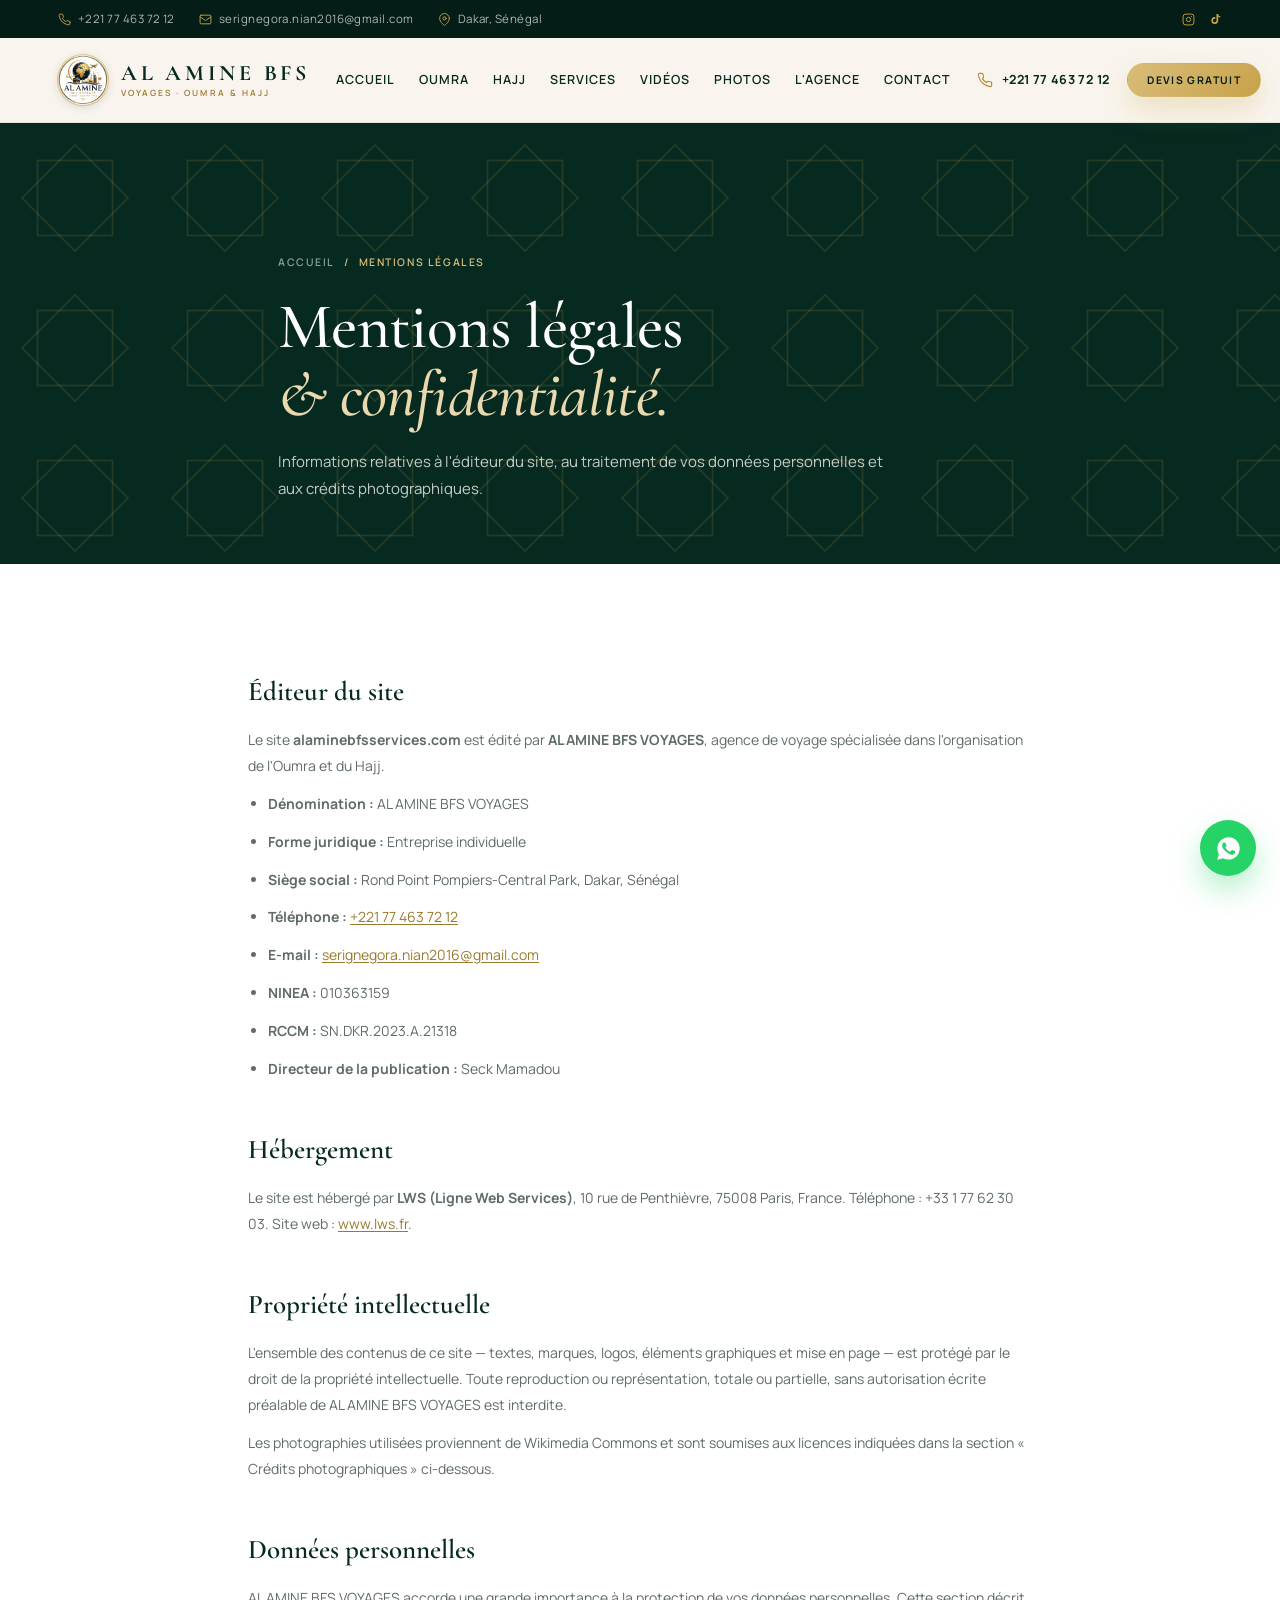
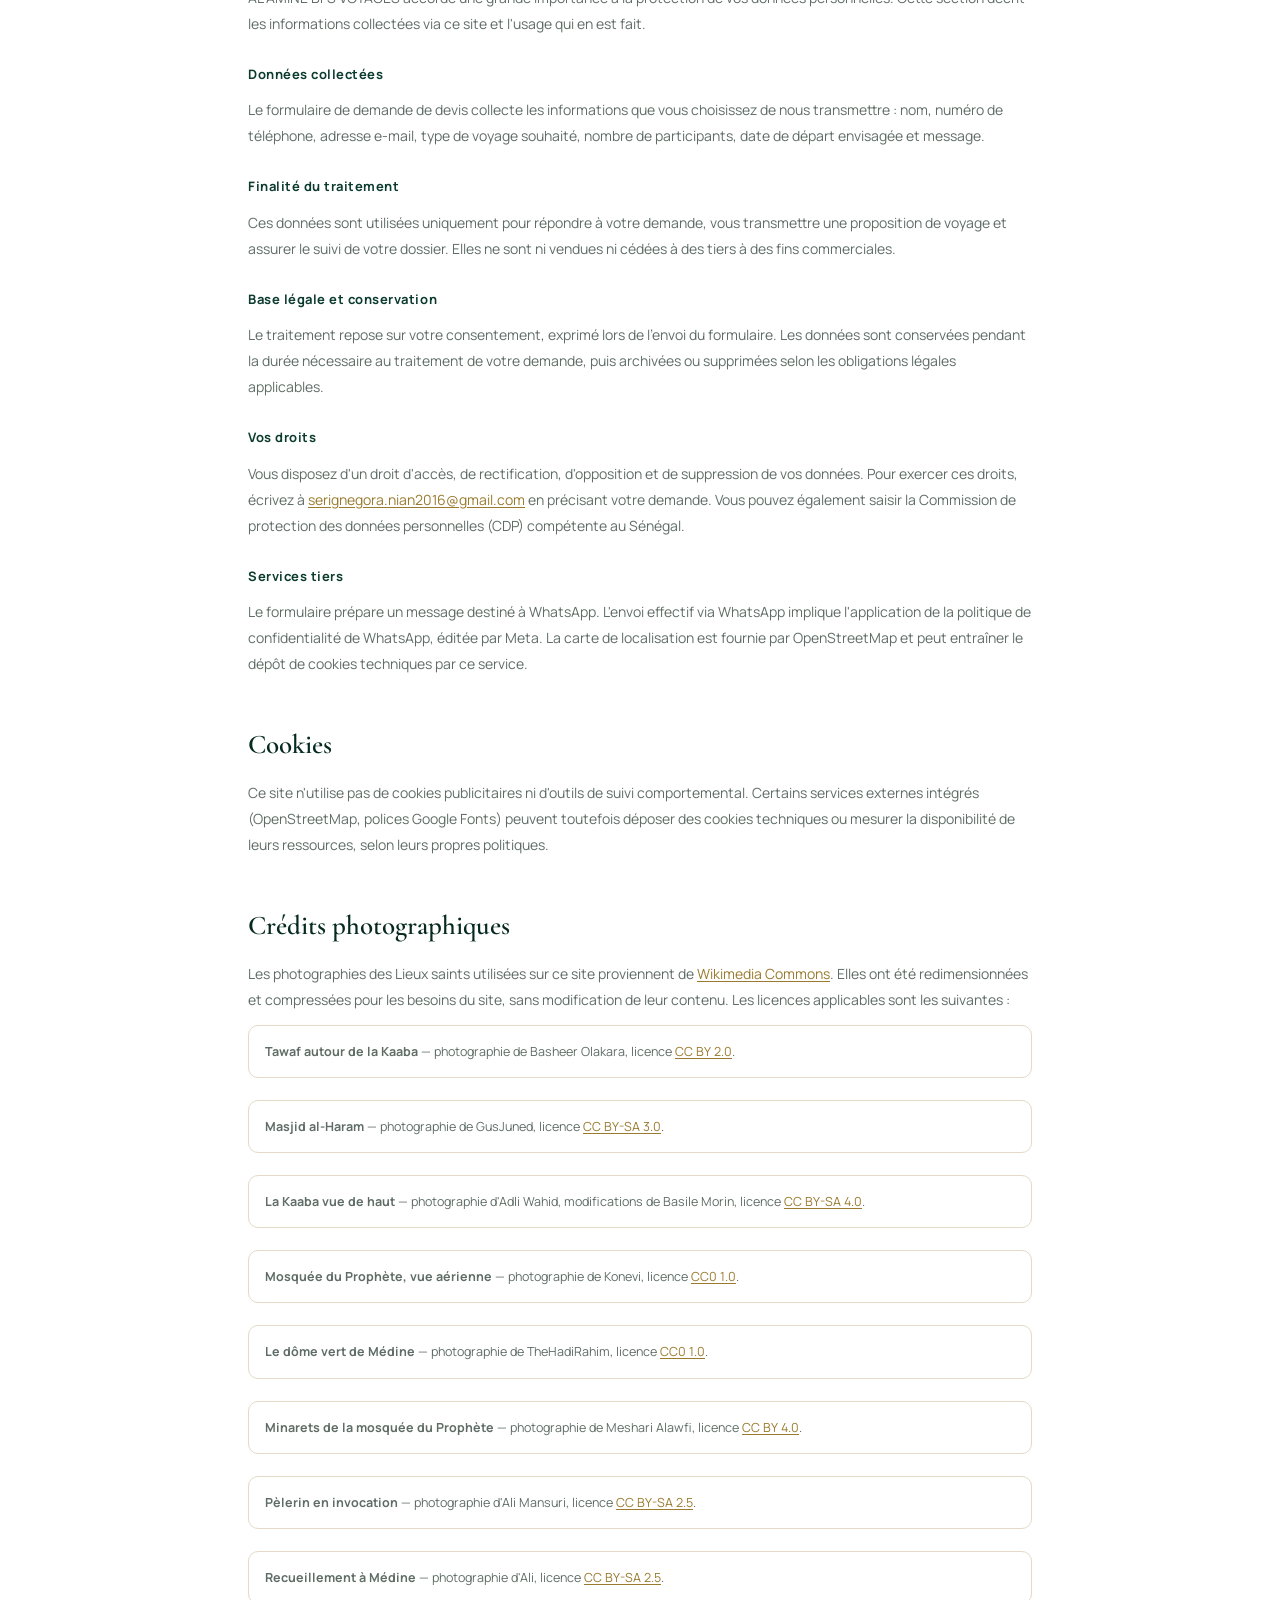
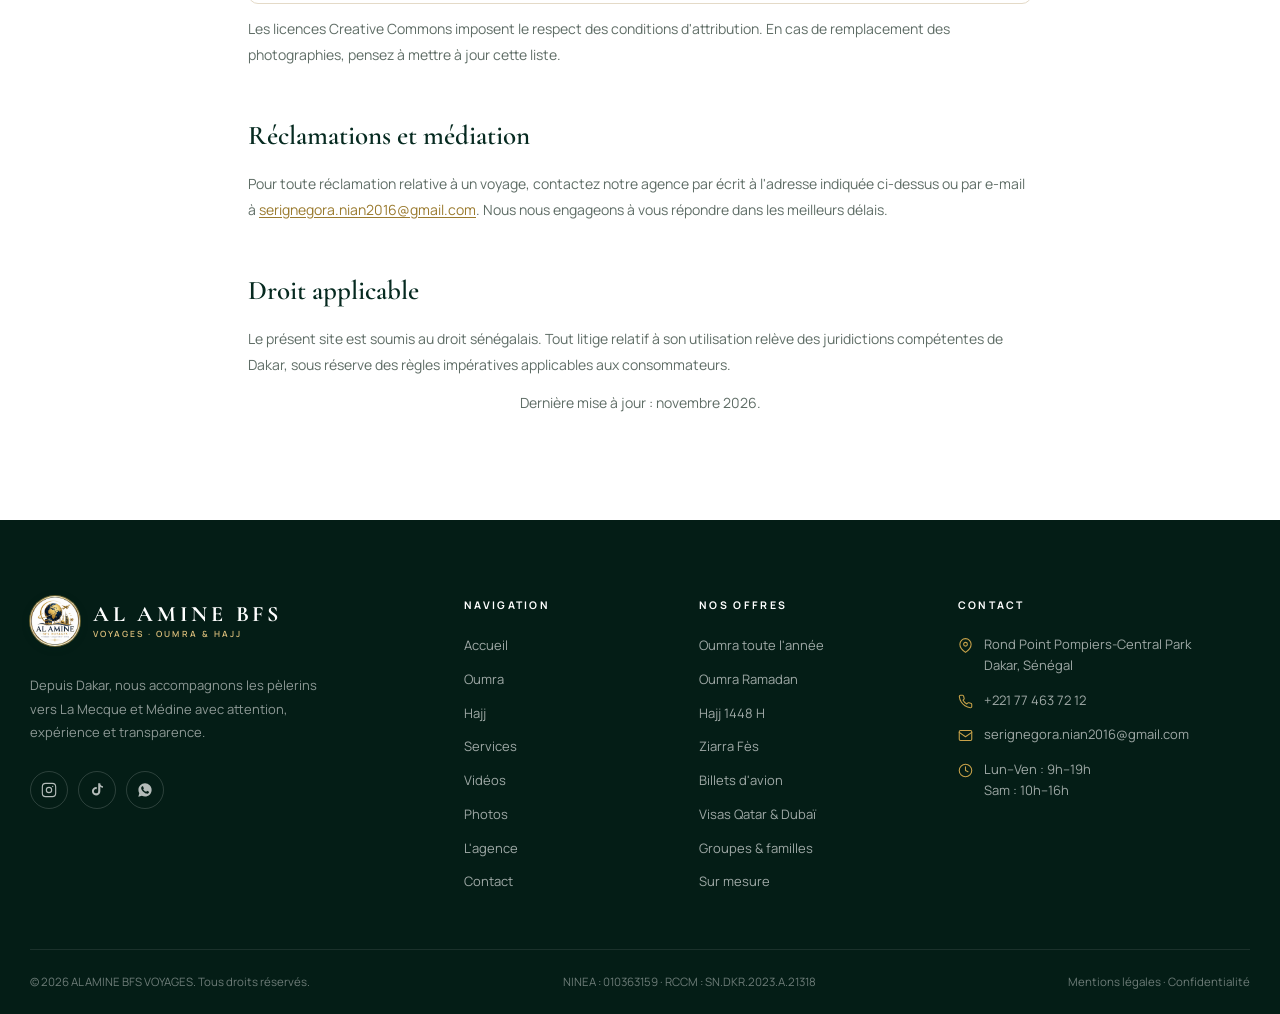
<file: mentions-legales.html>
<!DOCTYPE html>
<html lang="fr">
<head>
  <meta charset="UTF-8">
  <meta name="viewport" content="width=device-width, initial-scale=1">
  <title>Mentions légales & confidentialité | AL AMINE BFS VOYAGES</title>
  <meta name="description" content="Mentions légales, politique de confidentialité et crédits photographiques du site AL AMINE BFS VOYAGES, agence de pèlerinage à Dakar.">
  <meta name="theme-color" content="#062a20">
  <link rel="canonical" href="https://www.alaminebfsservices.com/mentions-legales.html">
  <link rel="icon" type="image/svg+xml" href="favicon.svg">
  <meta name="robots" content="noindex, follow">

  <link rel="preconnect" href="https://fonts.googleapis.com">
  <link rel="preconnect" href="https://fonts.gstatic.com" crossorigin>
  <link href="https://fonts.googleapis.com/css2?family=Amiri:wght@400;700&amp;family=Cormorant+Garamond:ital,wght@0,400;0,500;0,600;0,700;1,400;1,500&amp;family=Manrope:wght@300;400;500;600;700&amp;display=swap" rel="stylesheet">
  <link rel="stylesheet" href="assets/css/style.css">
  <link rel="manifest" href="manifest.webmanifest">
  <link rel="apple-touch-icon" href="assets/img/icons/apple-touch-icon.png">
  <meta name="mobile-web-app-capable" content="yes">
  <meta name="apple-mobile-web-app-capable" content="yes">
  <meta name="apple-mobile-web-app-title" content="AL AMINE BFS">
  <meta name="apple-mobile-web-app-status-bar-style" content="default">
</head>
<body class="page-legal">
  <a class="skip-link" href="#main">Aller au contenu</a>

  <div class="topbar">
    <div class="container topbar-inner">
      <div class="topbar-contact">
        <a href="tel:+221774637212">
          <svg viewBox="0 0 24 24" fill="none" stroke="currentColor" stroke-width="1.7" stroke-linecap="round" stroke-linejoin="round" aria-hidden="true"><path d="M22 16.92v3a2 2 0 0 1-2.18 2 19.79 19.79 0 0 1-8.63-3.07 19.5 19.5 0 0 1-6-6A19.79 19.79 0 0 1 2.12 4.18 2 2 0 0 1 4.11 2h3a2 2 0 0 1 2 1.72c.13.96.36 1.9.7 2.81a2 2 0 0 1-.45 2.11L8.09 9.91a16 16 0 0 0 6 6l1.27-1.27a2 2 0 0 1 2.11-.45c.91.34 1.85.57 2.81.7A2 2 0 0 1 22 16.92z"/></svg>
          +221 77 463 72 12
        </a>
        <a href="mailto:serignegora.nian2016@gmail.com" class="hide-sm">
          <svg viewBox="0 0 24 24" fill="none" stroke="currentColor" stroke-width="1.7" stroke-linecap="round" stroke-linejoin="round" aria-hidden="true"><rect x="2" y="4" width="20" height="16" rx="2"/><path d="m22 7-10 7L2 7"/></svg>
          serignegora.nian2016@gmail.com
        </a>
        <span class="topbar-location">
          <svg viewBox="0 0 24 24" fill="none" stroke="currentColor" stroke-width="1.7" stroke-linecap="round" stroke-linejoin="round" aria-hidden="true"><path d="M21 10c0 7-9 13-9 13S3 17 3 10a9 9 0 0 1 18 0z"/><circle cx="12" cy="10" r="3"/></svg>
          Dakar, Sénégal
        </span>
      </div>
      <div class="topbar-social">
        <a href="https://www.instagram.com/p/DcQyc6LtL-p/" target="_blank" rel="noopener" aria-label="Instagram"><svg viewBox="0 0 24 24" fill="none" stroke="currentColor" stroke-width="1.7" aria-hidden="true"><rect x="2" y="2" width="20" height="20" rx="5"/><circle cx="12" cy="12" r="4"/><circle cx="17.5" cy="6.5" r="1" fill="currentColor" stroke="none"/></svg></a>
        <a href="https://www.tiktok.com/@serigne.gora.al.amine" target="_blank" rel="noopener" aria-label="TikTok"><svg viewBox="0 0 24 24" fill="currentColor" aria-hidden="true"><path d="M21 8.5a6.5 6.5 0 0 1-4-1.4v6.7a6.3 6.3 0 1 1-5.4-6.2v3.2a3.2 3.2 0 1 0 2.2 3V2h3.1a4.6 4.6 0 0 0 4.1 4.5V8.5z"/></svg></a>
      </div>
    </div>
  </div>

  <header class="site-header" id="site-header">
    <div class="container header-inner">
      <a class="brand" href="index.html" aria-label="AL AMINE BFS VOYAGES — Accueil">
        <img class="brand-mark brand-logo" src="assets/img/photos/logo-al-amine.png" alt="" width="256" height="256" decoding="async">
        <span class="brand-text">
          <span class="brand-name">AL AMINE BFS</span>
          <span class="brand-sub">Voyages · Oumra &amp; Hajj</span>
        </span>
      </a>

      <nav class="main-nav" id="main-nav" aria-label="Navigation principale">
        <ul>
          <li><a href="index.html">Accueil</a></li>
          <li><a href="omra.html">Oumra</a></li>
          <li><a href="hajj.html">Hajj</a></li>
          <li><a href="services.html">Services</a></li>
          <li><a href="videos.html">Vidéos</a></li>
          <li><a href="photos.html">Photos</a></li>
          <li><a href="agence.html">L'agence</a></li>
          <li><a href="contact.html">Contact</a></li>
        </ul>
        <div class="nav-mobile-cta"><a class="btn btn--gold" href="contact.html#devis">Demander un devis</a></div>
      </nav>

      <div class="header-actions">
        <a class="header-phone" href="tel:+221774637212">
          <svg viewBox="0 0 24 24" fill="none" stroke="currentColor" stroke-width="1.7" stroke-linecap="round" stroke-linejoin="round" aria-hidden="true"><path d="M22 16.92v3a2 2 0 0 1-2.18 2 19.79 19.79 0 0 1-8.63-3.07 19.5 19.5 0 0 1-6-6A19.79 19.79 0 0 1 2.12 4.18 2 2 0 0 1 4.11 2h3a2 2 0 0 1 2 1.72c.13.96.36 1.9.7 2.81a2 2 0 0 1-.45 2.11L8.09 9.91a16 16 0 0 0 6 6l1.27-1.27a2 2 0 0 1 2.11-.45c.91.34 1.85.57 2.81.7A2 2 0 0 1 22 16.92z"/></svg>
          +221 77 463 72 12
        </a>
        <a class="btn btn--gold btn--sm" href="contact.html#devis">Devis gratuit</a>
      </div>

      <button class="nav-toggle" id="nav-toggle" type="button" aria-label="Ouvrir le menu" aria-expanded="false" aria-controls="main-nav">
        <span></span><span></span><span></span>
      </button>
    </div>
  </header>

  <main id="main">
    <section class="page-hero page-hero--plain">
      <div class="container page-hero-content">
        <nav class="breadcrumb" aria-label="Fil d'Ariane">
          <a href="index.html">Accueil</a><span>/</span><span>Mentions légales</span>
        </nav>
        <h1>Mentions légales<br><em>&amp; confidentialité.</em></h1>
        <p>Informations relatives à l'éditeur du site, au traitement de vos données personnelles et aux crédits photographiques.</p>
      </div>
    </section>

    <section class="section">
      <div class="container legal">
        <h2>Éditeur du site</h2>
        <p>Le site <strong>alaminebfsservices.com</strong> est édité par <strong>AL AMINE BFS VOYAGES</strong>, agence de voyage spécialisée dans l'organisation de l'Oumra et du Hajj.</p>
        <ul>
          <li><strong>Dénomination :</strong> AL AMINE BFS VOYAGES</li>
          <li><strong>Forme juridique :</strong> Entreprise individuelle</li>
          <li><strong>Siège social :</strong> Rond Point Pompiers-Central Park, Dakar, Sénégal</li>
          <li><strong>Téléphone :</strong> <a href="tel:+221774637212">+221 77 463 72 12</a></li>
          <li><strong>E-mail :</strong> <a href="mailto:serignegora.nian2016@gmail.com">serignegora.nian2016@gmail.com</a></li>
          <li><strong>NINEA :</strong> 010363159</li>
          <li><strong>RCCM :</strong> SN.DKR.2023.A.21318</li>
          <li><strong>Directeur de la publication :</strong> Seck Mamadou</li>
        </ul>

        <h2>Hébergement</h2>
        <p>Le site est hébergé par <strong>LWS (Ligne Web Services)</strong>, 10 rue de Penthièvre, 75008 Paris, France. Téléphone : +33 1 77 62 30 03. Site web : <a href="https://www.lws.fr" target="_blank" rel="noopener">www.lws.fr</a>.</p>

        <h2>Propriété intellectuelle</h2>
        <p>L'ensemble des contenus de ce site — textes, marques, logos, éléments graphiques et mise en page — est protégé par le droit de la propriété intellectuelle. Toute reproduction ou représentation, totale ou partielle, sans autorisation écrite préalable de AL AMINE BFS VOYAGES est interdite.</p>
        <p>Les photographies utilisées proviennent de Wikimedia Commons et sont soumises aux licences indiquées dans la section « Crédits photographiques » ci-dessous.</p>

        <h2 id="donnees">Données personnelles</h2>
        <p>AL AMINE BFS VOYAGES accorde une grande importance à la protection de vos données personnelles. Cette section décrit les informations collectées via ce site et l'usage qui en est fait.</p>

        <h3>Données collectées</h3>
        <p>Le formulaire de demande de devis collecte les informations que vous choisissez de nous transmettre : nom, numéro de téléphone, adresse e-mail, type de voyage souhaité, nombre de participants, date de départ envisagée et message.</p>

        <h3>Finalité du traitement</h3>
        <p>Ces données sont utilisées uniquement pour répondre à votre demande, vous transmettre une proposition de voyage et assurer le suivi de votre dossier. Elles ne sont ni vendues ni cédées à des tiers à des fins commerciales.</p>

        <h3>Base légale et conservation</h3>
        <p>Le traitement repose sur votre consentement, exprimé lors de l'envoi du formulaire. Les données sont conservées pendant la durée nécessaire au traitement de votre demande, puis archivées ou supprimées selon les obligations légales applicables.</p>

        <h3>Vos droits</h3>
        <p>Vous disposez d'un droit d'accès, de rectification, d'opposition et de suppression de vos données. Pour exercer ces droits, écrivez à <a href="mailto:serignegora.nian2016@gmail.com">serignegora.nian2016@gmail.com</a> en précisant votre demande. Vous pouvez également saisir la Commission de protection des données personnelles (CDP) compétente au Sénégal.</p>

        <h3>Services tiers</h3>
        <p>Le formulaire prépare un message destiné à WhatsApp. L'envoi effectif via WhatsApp implique l'application de la politique de confidentialité de WhatsApp, éditée par Meta. La carte de localisation est fournie par OpenStreetMap et peut entraîner le dépôt de cookies techniques par ce service.</p>

        <h2>Cookies</h2>
        <p>Ce site n'utilise pas de cookies publicitaires ni d'outils de suivi comportemental. Certains services externes intégrés (OpenStreetMap, polices Google Fonts) peuvent toutefois déposer des cookies techniques ou mesurer la disponibilité de leurs ressources, selon leurs propres politiques.</p>

        <h2 id="credits">Crédits photographiques</h2>
        <p>Les photographies des Lieux saints utilisées sur ce site proviennent de <a href="https://commons.wikimedia.org/" target="_blank" rel="noopener">Wikimedia Commons</a>. Elles ont été redimensionnées et compressées pour les besoins du site, sans modification de leur contenu. Les licences applicables sont les suivantes :</p>
        <ul class="credits-list">
          <li><strong>Tawaf autour de la Kaaba</strong> — photographie de Basheer Olakara, licence <a href="https://creativecommons.org/licenses/by/2.0/" target="_blank" rel="noopener">CC BY 2.0</a>.</li>
          <li><strong>Masjid al-Haram</strong> — photographie de GusJuned, licence <a href="https://creativecommons.org/licenses/by-sa/3.0/" target="_blank" rel="noopener">CC BY-SA 3.0</a>.</li>
          <li><strong>La Kaaba vue de haut</strong> — photographie d'Adli Wahid, modifications de Basile Morin, licence <a href="https://creativecommons.org/licenses/by-sa/4.0/" target="_blank" rel="noopener">CC BY-SA 4.0</a>.</li>
          <li><strong>Mosquée du Prophète, vue aérienne</strong> — photographie de Konevi, licence <a href="https://creativecommons.org/publicdomain/zero/1.0/" target="_blank" rel="noopener">CC0 1.0</a>.</li>
          <li><strong>Le dôme vert de Médine</strong> — photographie de TheHadiRahim, licence <a href="https://creativecommons.org/publicdomain/zero/1.0/" target="_blank" rel="noopener">CC0 1.0</a>.</li>
          <li><strong>Minarets de la mosquée du Prophète</strong> — photographie de Meshari Alawfi, licence <a href="https://creativecommons.org/licenses/by/4.0/" target="_blank" rel="noopener">CC BY 4.0</a>.</li>
          <li><strong>Pèlerin en invocation</strong> — photographie d'Ali Mansuri, licence <a href="https://creativecommons.org/licenses/by-sa/2.5/" target="_blank" rel="noopener">CC BY-SA 2.5</a>.</li>
          <li><strong>Recueillement à Médine</strong> — photographie d'Ali, licence <a href="https://creativecommons.org/licenses/by-sa/2.5/" target="_blank" rel="noopener">CC BY-SA 2.5</a>.</li>
        </ul>
        <p>Les licences Creative Commons imposent le respect des conditions d'attribution. En cas de remplacement des photographies, pensez à mettre à jour cette liste.</p>

        <h2>Réclamations et médiation</h2>
        <p>Pour toute réclamation relative à un voyage, contactez notre agence par écrit à l'adresse indiquée ci-dessus ou par e-mail à <a href="mailto:serignegora.nian2016@gmail.com">serignegora.nian2016@gmail.com</a>. Nous nous engageons à vous répondre dans les meilleurs délais.</p>

        <h2>Droit applicable</h2>
        <p>Le présent site est soumis au droit sénégalais. Tout litige relatif à son utilisation relève des juridictions compétentes de Dakar, sous réserve des règles impératives applicables aux consommateurs.</p>

        <p class="pricing-note">Dernière mise à jour : novembre 2026.</p>
      </div>
    </section>
  </main>

  <footer class="site-footer">
    <div class="container footer-grid">
      <div class="footer-brand">
        <a class="brand" href="index.html" aria-label="AL AMINE BFS VOYAGES — Accueil">
          <img class="brand-mark brand-logo" src="assets/img/photos/logo-al-amine.png" alt="" width="256" height="256" decoding="async">
          <span class="brand-text">
            <span class="brand-name">AL AMINE BFS</span>
            <span class="brand-sub">Voyages · Oumra &amp; Hajj</span>
          </span>
        </a>
        <p>Depuis Dakar, nous accompagnons les pèlerins vers La Mecque et Médine avec attention, expérience et transparence.</p>
        <div class="footer-social">
          <a href="https://www.instagram.com/p/DcQyc6LtL-p/" target="_blank" rel="noopener" aria-label="Instagram"><svg viewBox="0 0 24 24" fill="none" stroke="currentColor" stroke-width="1.7" aria-hidden="true"><rect x="2" y="2" width="20" height="20" rx="5"/><circle cx="12" cy="12" r="4"/><circle cx="17.5" cy="6.5" r="1" fill="currentColor" stroke="none"/></svg></a>
          <a href="https://www.tiktok.com/@serigne.gora.al.amine" target="_blank" rel="noopener" aria-label="TikTok"><svg viewBox="0 0 24 24" fill="currentColor" aria-hidden="true"><path d="M21 8.5a6.5 6.5 0 0 1-4-1.4v6.7a6.3 6.3 0 1 1-5.4-6.2v3.2a3.2 3.2 0 1 0 2.2 3V2h3.1a4.6 4.6 0 0 0 4.1 4.5V8.5z"/></svg></a>
          <a href="https://wa.me/221774637212" target="_blank" rel="noopener" aria-label="WhatsApp"><svg viewBox="0 0 24 24" fill="currentColor" aria-hidden="true"><path d="M12.04 2C6.58 2 2.13 6.45 2.13 11.91c0 1.75.46 3.45 1.32 4.95L2 22l5.25-1.38a9.9 9.9 0 0 0 4.79 1.22h.01c5.46 0 9.91-4.45 9.91-9.91 0-2.65-1.03-5.14-2.9-7.01A9.82 9.82 0 0 0 12.04 2zm5.8 14.1c-.24.68-1.4 1.3-1.93 1.35-.5.05-1.13.07-1.82-.15-.42-.13-.96-.31-1.65-.61-2.9-1.25-4.79-4.17-4.94-4.36-.14-.19-1.18-1.57-1.18-3 0-1.42.74-2.12 1-2.41.26-.29.58-.36.77-.36h.55c.18 0 .42-.07.65.5.24.58.82 2 .89 2.14.07.14.12.31.02.5-.1.19-.15.31-.29.48-.14.17-.3.38-.43.51-.14.14-.29.3-.12.59.17.29.74 1.22 1.59 1.98 1.09.97 2.01 1.27 2.3 1.41.29.14.46.12.63-.07.17-.19.72-.84.91-1.13.19-.29.38-.24.64-.15.26.1 1.65.78 1.94.92.29.14.48.21.55.33.07.12.07.68-.17 1.36z"/></svg></a>
        </div>
      </div>

      <div>
        <h4>Navigation</h4>
        <ul class="footer-links">
          <li><a href="index.html">Accueil</a></li>
          <li><a href="omra.html">Oumra</a></li>
          <li><a href="hajj.html">Hajj</a></li>
          <li><a href="services.html">Services</a></li>
          <li><a href="videos.html">Vidéos</a></li>
          <li><a href="photos.html">Photos</a></li>
          <li><a href="agence.html">L'agence</a></li>
          <li><a href="contact.html">Contact</a></li>
        </ul>
      </div>

      <div>
        <h4>Nos offres</h4>
        <ul class="footer-links">
          <li><a href="omra.html">Oumra toute l'année</a></li>
          <li><a href="omra.html#ramadan">Oumra Ramadan</a></li>
          <li><a href="hajj.html">Hajj 1448 H</a></li>
          <li><a href="services.html#ziarra">Ziarra Fès</a></li>
          <li><a href="services.html#billets">Billets d'avion</a></li>
          <li><a href="services.html#visas">Visas Qatar &amp; Dubaï</a></li>
          <li><a href="contact.html?offre=groupe#devis">Groupes &amp; familles</a></li>
          <li><a href="contact.html#devis">Sur mesure</a></li>
        </ul>
      </div>

      <div>
        <h4>Contact</h4>
        <ul class="footer-contact">
          <li><svg viewBox="0 0 24 24" fill="none" stroke="currentColor" stroke-width="1.7" stroke-linecap="round" stroke-linejoin="round" aria-hidden="true"><path d="M21 10c0 7-9 13-9 13S3 17 3 10a9 9 0 0 1 18 0z"/><circle cx="12" cy="10" r="3"/></svg><span>Rond Point Pompiers-Central Park<br>Dakar, Sénégal</span></li>
          <li><svg viewBox="0 0 24 24" fill="none" stroke="currentColor" stroke-width="1.7" stroke-linecap="round" stroke-linejoin="round" aria-hidden="true"><path d="M22 16.92v3a2 2 0 0 1-2.18 2 19.79 19.79 0 0 1-8.63-3.07 19.5 19.5 0 0 1-6-6A19.79 19.79 0 0 1 2.12 4.18 2 2 0 0 1 4.11 2h3a2 2 0 0 1 2 1.72c.13.96.36 1.9.7 2.81a2 2 0 0 1-.45 2.11L8.09 9.91a16 16 0 0 0 6 6l1.27-1.27a2 2 0 0 1 2.11-.45c.91.34 1.85.57 2.81.7A2 2 0 0 1 22 16.92z"/></svg><a href="tel:+221774637212">+221 77 463 72 12</a></li>
          <li><svg viewBox="0 0 24 24" fill="none" stroke="currentColor" stroke-width="1.7" stroke-linecap="round" stroke-linejoin="round" aria-hidden="true"><rect x="2" y="4" width="20" height="16" rx="2"/><path d="m22 7-10 7L2 7"/></svg><a href="mailto:serignegora.nian2016@gmail.com">serignegora.nian2016@gmail.com</a></li>
          <li><svg viewBox="0 0 24 24" fill="none" stroke="currentColor" stroke-width="1.7" stroke-linecap="round" stroke-linejoin="round" aria-hidden="true"><circle cx="12" cy="12" r="10"/><path d="M12 6v6l4 2"/></svg><span>Lun–Ven : 9h–19h<br>Sam : 10h–16h</span></li>
        </ul>
      </div>
    </div>

    <div class="container footer-bottom">
      <p>© <span id="year">2026</span> AL AMINE BFS VOYAGES. Tous droits réservés.</p>
      <p>NINEA : 010363159 &#183; RCCM : SN.DKR.2023.A.21318</p>
      <p><a href="mentions-legales.html">Mentions légales</a> · <a href="mentions-legales.html#donnees">Confidentialité</a></p>
    </div>
  </footer>

  <a class="wa-float" href="https://wa.me/221774637212?text=Bonjour%20AL%20AMINE%20BFS%20VOYAGES%2C%20je%20souhaite%20des%20informations." target="_blank" rel="noopener" aria-label="Discuter avec AL AMINE BFS VOYAGES sur WhatsApp">
    <svg viewBox="0 0 24 24" fill="currentColor" aria-hidden="true"><path d="M12.04 2C6.58 2 2.13 6.45 2.13 11.91c0 1.75.46 3.45 1.32 4.95L2 22l5.25-1.38a9.9 9.9 0 0 0 4.79 1.22h.01c5.46 0 9.91-4.45 9.91-9.91 0-2.65-1.03-5.14-2.9-7.01A9.82 9.82 0 0 0 12.04 2zm5.8 14.1c-.24.68-1.4 1.3-1.93 1.35-.5.05-1.13.07-1.82-.15-.42-.13-.96-.31-1.65-.61-2.9-1.25-4.79-4.17-4.94-4.36-.14-.19-1.18-1.57-1.18-3 0-1.42.74-2.12 1-2.41.26-.29.58-.36.77-.36h.55c.18 0 .42-.07.65.5.24.58.82 2 .89 2.14.07.14.12.31.02.5-.1.19-.15.31-.29.48-.14.17-.3.38-.43.51-.14.14-.29.3-.12.59.17.29.74 1.22 1.59 1.98 1.09.97 2.01 1.27 2.3 1.41.29.14.46.12.63-.07.17-.19.72-.84.91-1.13.19-.29.38-.24.64-.15.26.1 1.65.78 1.94.92.29.14.48.21.55.33.07.12.07.68-.17 1.36z"/></svg>
  </a>

  <script src="assets/js/main.js" defer></script>
</body>
</html>
</file>
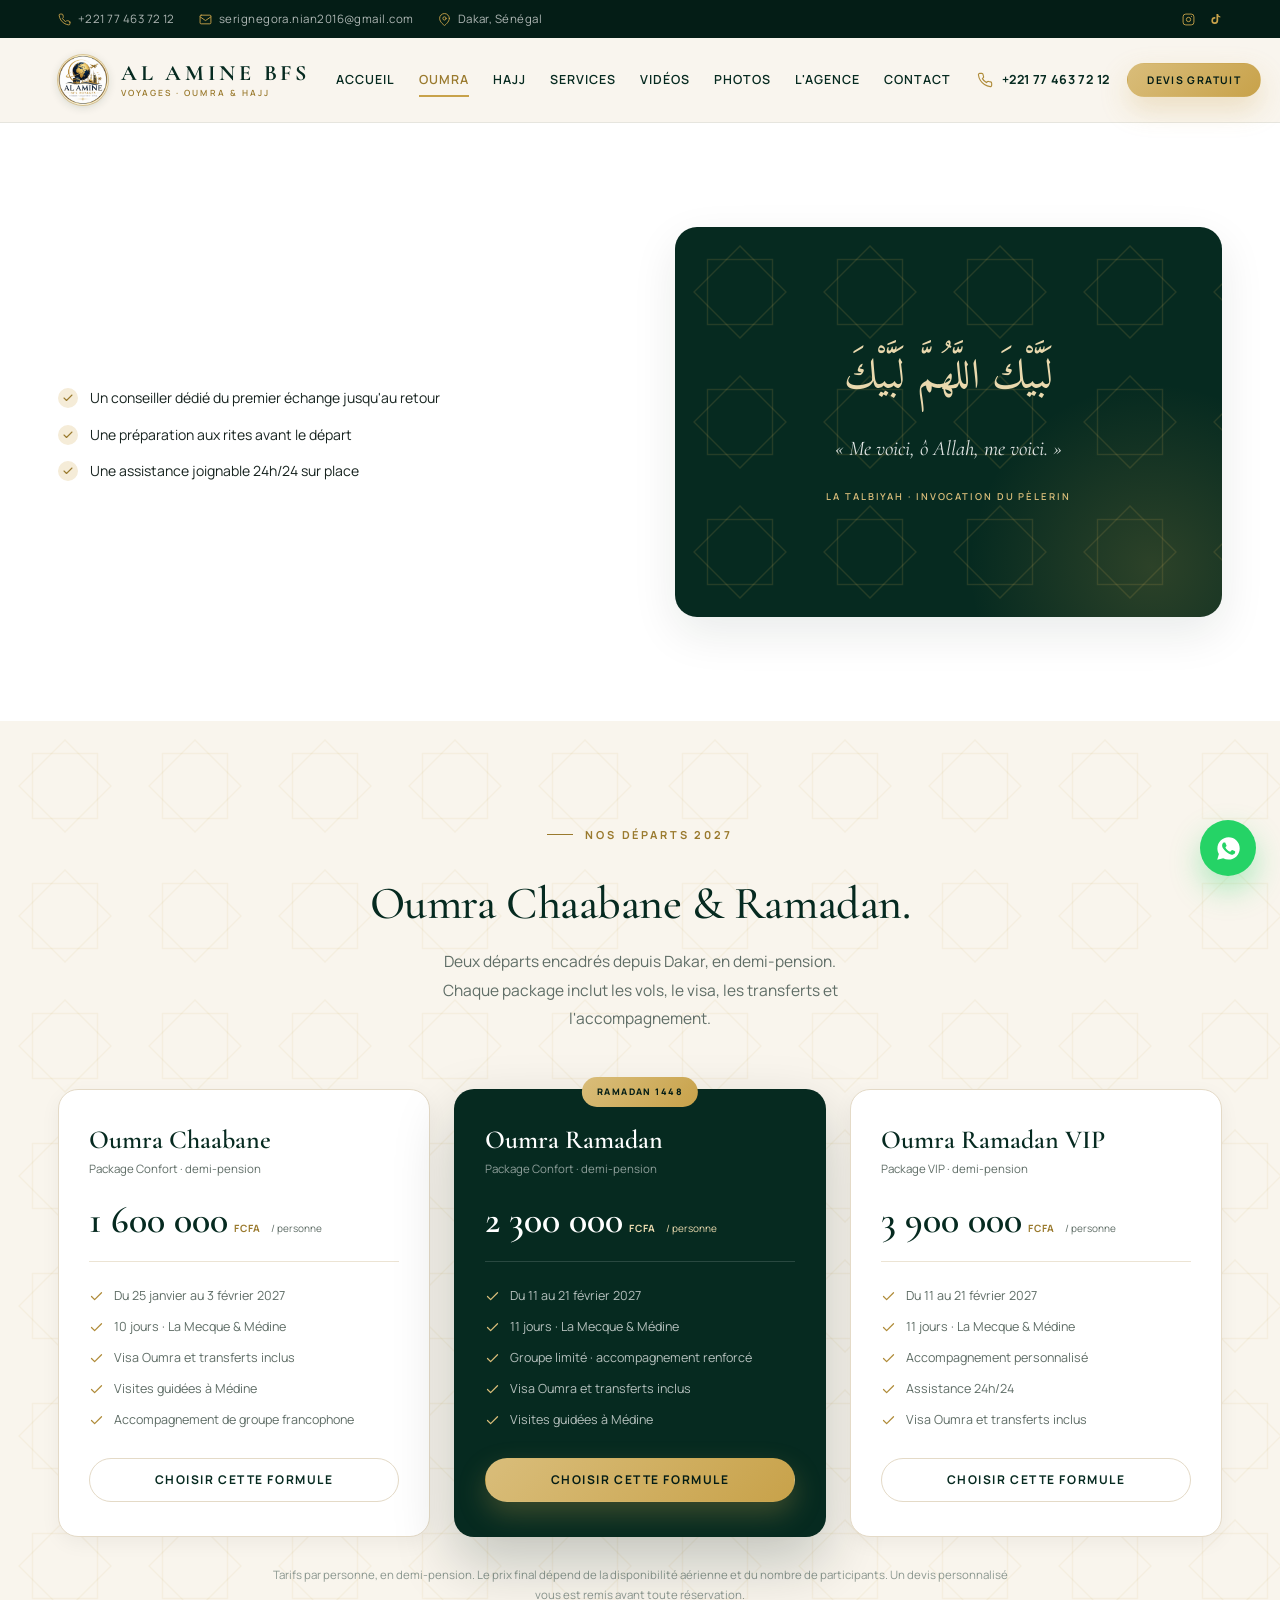
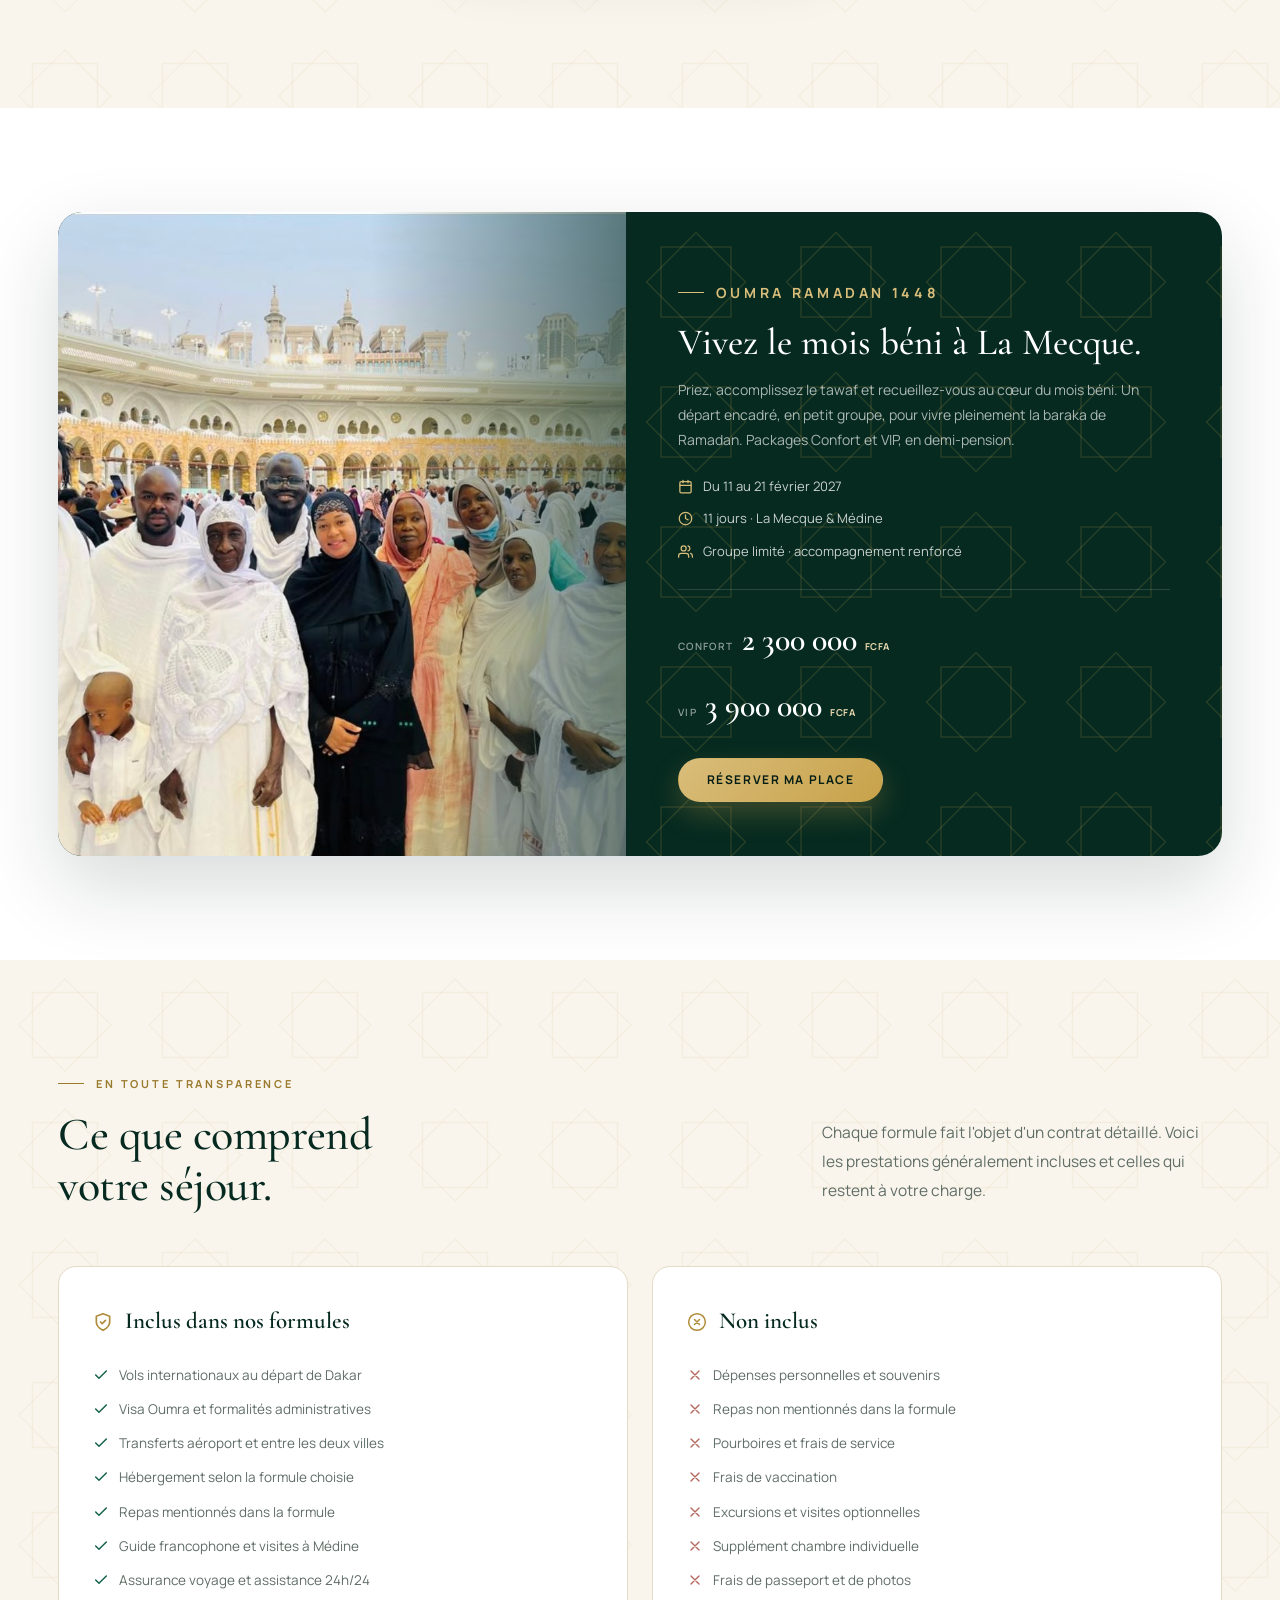
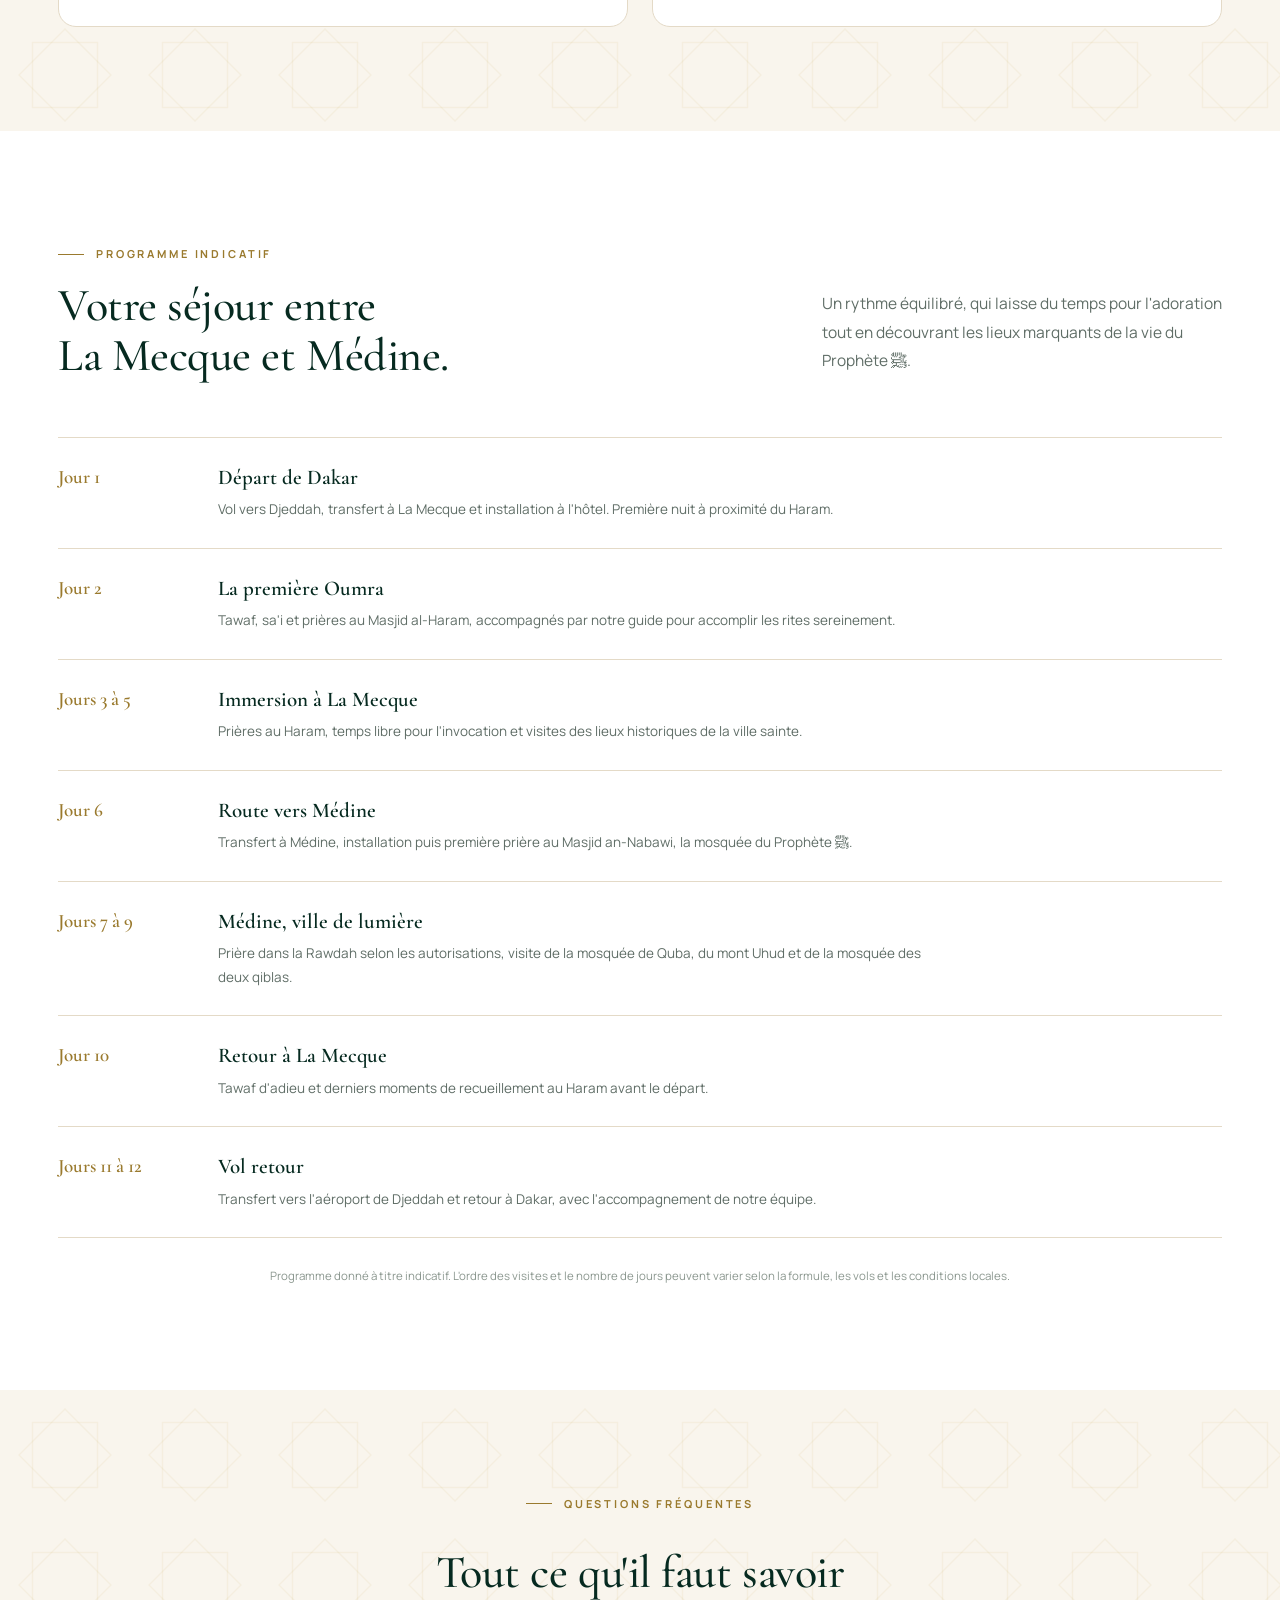
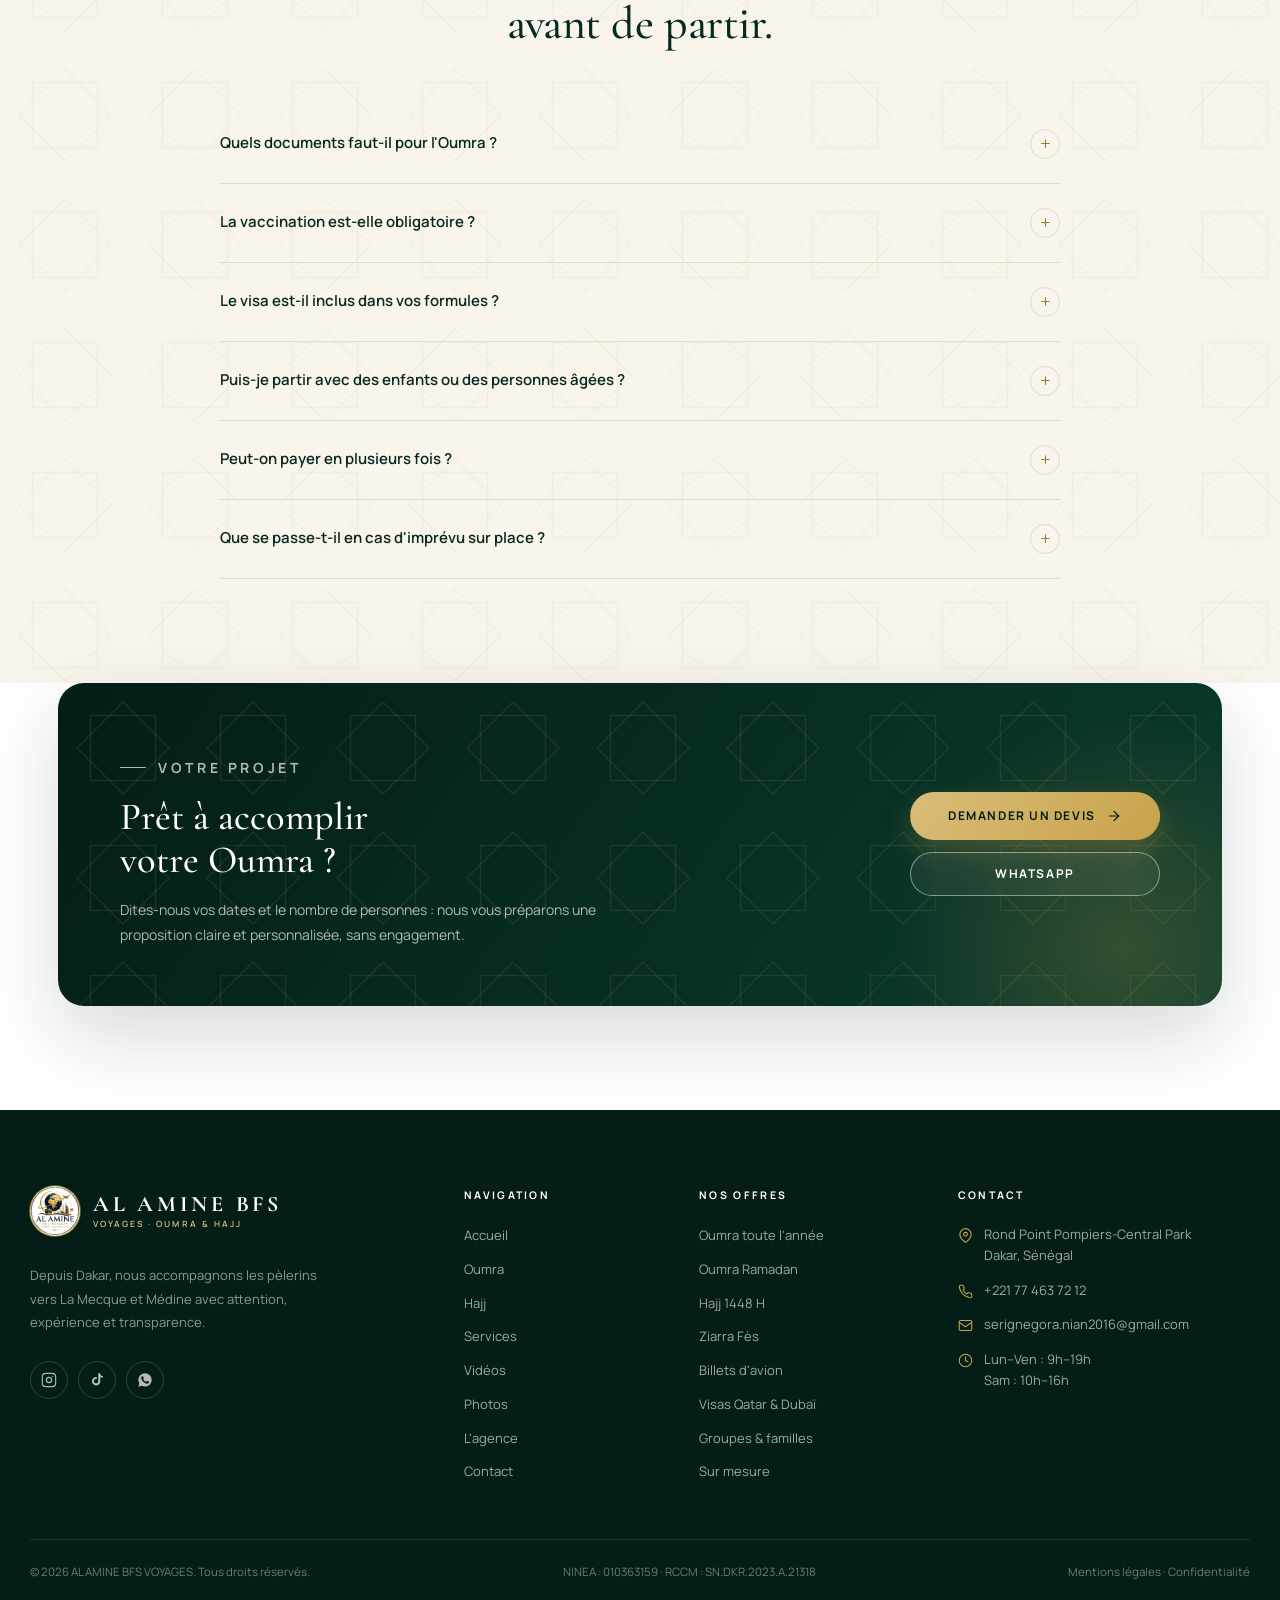
<file: omra.html>
<!DOCTYPE html>
<html lang="fr">
<head>
  <meta charset="UTF-8">
  <meta name="viewport" content="width=device-width, initial-scale=1">
  <title>Oumra — La Mecque &amp; Médine depuis Dakar | AL AMINE BFS VOYAGES</title>
  <meta name="description" content="Oumra Chaabane &amp; Ramadan : deux départs encadrés depuis Dakar, en demi-pension. Chaque package inclut les vols, le visa, les transferts et l'accompagnement.">
  <meta name="theme-color" content="#062a20">
  <link rel="canonical" href="https://www.alaminebfsservices.com/omra.html">
  <link rel="icon" type="image/svg+xml" href="favicon.svg">

  <meta property="og:type" content="website">
  <meta property="og:locale" content="fr_FR">
  <meta property="og:site_name" content="AL AMINE BFS VOYAGES">
  <meta property="og:title" content="Oumra — La Mecque &amp; Médine depuis Dakar | AL AMINE BFS VOYAGES">
  <meta property="og:description" content="Oumra Chaabane &amp; Ramadan : deux départs encadrés depuis Dakar, en demi-pension. Chaque package inclut les vols, le visa, les transferts et l'accompagnement.">
  <meta property="og:image" content="assets/img/photos/tawaf.jpg">
  <meta property="og:url" content="services.html">
  <meta name="twitter:card" content="summary_large_image">

  <link rel="preconnect" href="https://fonts.googleapis.com">
  <link rel="preconnect" href="https://fonts.gstatic.com" crossorigin>
  <link href="https://fonts.googleapis.com/css2?family=Amiri:wght@400;700&amp;family=Cormorant+Garamond:ital,wght@0,400;0,500;0,600;0,700;1,400;1,500&amp;family=Manrope:wght@300;400;500;600;700&amp;display=swap" rel="stylesheet">
  <link rel="stylesheet" href="assets/css/style.css">
  <link rel="manifest" href="manifest.webmanifest">
  <link rel="apple-touch-icon" href="assets/img/icons/apple-touch-icon.png">
  <meta name="mobile-web-app-capable" content="yes">
  <meta name="apple-mobile-web-app-capable" content="yes">
  <meta name="apple-mobile-web-app-title" content="AL AMINE BFS">
  <meta name="apple-mobile-web-app-status-bar-style" content="default">
</head>

<body class="page-omra">
  <a class="skip-link" href="#main">Aller au contenu</a>

  <div class="topbar">
    <div class="container topbar-inner">
      <div class="topbar-contact">
        <a href="tel:+221774637212">
          <svg viewBox="0 0 24 24" fill="none" stroke="currentColor" stroke-width="1.7" stroke-linecap="round" stroke-linejoin="round" aria-hidden="true"><path d="M22 16.92v3a2 2 0 0 1-2.18 2 19.79 19.79 0 0 1-8.63-3.07 19.5 19.5 0 0 1-6-6A19.79 19.79 0 0 1 2.12 4.18 2 2 0 0 1 4.11 2h3a2 2 0 0 1 2 1.72c.13.96.36 1.9.7 2.81a2 2 0 0 1-.45 2.11L8.09 9.91a16 16 0 0 0 6 6l1.27-1.27a2 2 0 0 1 2.11-.45c.91.34 1.85.57 2.81.7A2 2 0 0 1 22 16.92z"/></svg>
          +221 77 463 72 12
        </a>
        <a href="mailto:serignegora.nian2016@gmail.com" class="hide-sm">
          <svg viewBox="0 0 24 24" fill="none" stroke="currentColor" stroke-width="1.7" stroke-linecap="round" stroke-linejoin="round" aria-hidden="true"><rect x="2" y="4" width="20" height="16" rx="2"/><path d="m22 7-10 7L2 7"/></svg>
          serignegora.nian2016@gmail.com
        </a>
        <span class="topbar-location">
          <svg viewBox="0 0 24 24" fill="none" stroke="currentColor" stroke-width="1.7" stroke-linecap="round" stroke-linejoin="round" aria-hidden="true"><path d="M21 10c0 7-9 13-9 13S3 17 3 10a9 9 0 0 1 18 0z"/><circle cx="12" cy="10" r="3"/></svg>
          Dakar, Sénégal
        </span>
      </div>
      <div class="topbar-social">
        <a href="https://www.instagram.com/p/DcQyc6LtL-p/" target="_blank" rel="noopener" aria-label="Instagram"><svg viewBox="0 0 24 24" fill="none" stroke="currentColor" stroke-width="1.7" aria-hidden="true"><rect x="2" y="2" width="20" height="20" rx="5"/><circle cx="12" cy="12" r="4"/><circle cx="17.5" cy="6.5" r="1" fill="currentColor" stroke="none"/></svg></a>
        <a href="https://www.tiktok.com/@serigne.gora.al.amine" target="_blank" rel="noopener" aria-label="TikTok"><svg viewBox="0 0 24 24" fill="currentColor" aria-hidden="true"><path d="M21 8.5a6.5 6.5 0 0 1-4-1.4v6.7a6.3 6.3 0 1 1-5.4-6.2v3.2a3.2 3.2 0 1 0 2.2 3V2h3.1a4.6 4.6 0 0 0 4.1 4.5V8.5z"/></svg></a>
      </div>
    </div>
  </div>

  <header class="site-header" id="site-header">
    <div class="container header-inner">
      <a class="brand" href="index.html" aria-label="AL AMINE BFS VOYAGES — Accueil">
        <img class="brand-mark brand-logo" src="assets/img/photos/logo-al-amine.png" alt="Logo AL AMINE BFS VOYAGES" width="256" height="256" decoding="async">
        <span class="brand-text">
          <span class="brand-name">AL AMINE BFS</span>
          <span class="brand-sub">Voyages · Oumra &amp; Hajj</span>
        </span>
      </a>

      <nav class="main-nav" id="main-nav" aria-label="Navigation principale">
        <ul>
          <li><a href="index.html">Accueil</a></li>
          <li><a href="omra.html" class="is-active">Oumra</a></li>
          <li><a href="hajj.html">Hajj</a></li>
          <li><a href="services.html">Services</a></li>
          <li><a href="videos.html">Vidéos</a></li>
          <li><a href="photos.html">Photos</a></li>
          <li><a href="agence.html">L'agence</a></li>
          <li><a href="contact.html">Contact</a></li>
        </ul>
        <div class="nav-mobile-cta"><a class="btn btn--gold" href="contact.html#devis">Demander un devis</a></div>
      </nav>

      <div class="header-actions">
        <a class="header-phone" href="tel:+221774637212">
          <svg viewBox="0 0 24 24" fill="none" stroke="currentColor" stroke-width="1.7" stroke-linecap="round" stroke-linejoin="round" aria-hidden="true"><path d="M22 16.92v3a2 2 0 0 1-2.18 2 19.79 19.79 0 0 1-8.63-3.07 19.5 19.5 0 0 1-6-6A19.79 19.79 0 0 1 2.12 4.18 2 2 0 0 1 4.11 2h3a2 2 0 0 1 2 1.72c.13.96.36 1.9.7 2.81a2 2 0 0 1-.45 2.11L8.09 9.91a16 16 0 0 0 6 6l1.27-1.27a2 2 0 0 1 2.11-.45c.91.34 1.85.57 2.81.7A2 2 0 0 1 22 16.92z"/></svg>
          +221 77 463 72 12
        </a>
        <a class="btn btn--gold btn--sm" href="contact.html#devis">Devis gratuit</a>
      </div>

      <button class="nav-toggle" id="nav-toggle" type="button" aria-label="Ouvrir le menu" aria-expanded="false" aria-controls="main-nav">
        <span></span><span></span><span></span>
      </button>
    </div>
  </header>

  <main id="main">
    <!-- Accompagnement -->
    <section class="section">
      <div class="container split">
        <div class="split-content reveal">
          <ul class="checklist">
            <li><svg viewBox="0 0 24 24" fill="none" stroke="currentColor" stroke-width="2.2" stroke-linecap="round" stroke-linejoin="round" aria-hidden="true"><polyline points="20 6 9 17 4 12"/></svg>Un conseiller dédié du premier échange jusqu'au retour</li>
            <li><svg viewBox="0 0 24 24" fill="none" stroke="currentColor" stroke-width="2.2" stroke-linecap="round" stroke-linejoin="round" aria-hidden="true"><polyline points="20 6 9 17 4 12"/></svg>Une préparation aux rites avant le départ</li>
            <li><svg viewBox="0 0 24 24" fill="none" stroke="currentColor" stroke-width="2.2" stroke-linecap="round" stroke-linejoin="round" aria-hidden="true"><polyline points="20 6 9 17 4 12"/></svg>Une assistance joignable 24h/24 sur place</li>
          </ul>
        </div>
        <div class="quote-panel reveal" style="--d: .1s">
          <p class="arabic" lang="ar" dir="rtl">لَبَّيْكَ اللَّهُمَّ لَبَّيْكَ</p>
          <p class="translation">« Me voici, ô Allah, me voici. »</p>
          <p class="source">La Talbiyah · Invocation du pèlerin</p>
        </div>
      </div>
    </section>

    <!-- Formules -->
    <section class="section section--cream" id="formules">
      <div class="container">
        <div class="section-head section-head--center">
          <p class="eyebrow">Nos départs 2027</p>
          <h2 class="section-title">Oumra Chaabane &amp; Ramadan.</h2>
          <p class="section-lead">Deux départs encadrés depuis Dakar, en demi-pension. Chaque package inclut les vols, le visa, les transferts et l'accompagnement.</p>
        </div>
 
        <div class="pricing-grid">
          <article class="price-card reveal">
            <h3 class="price-name">Oumra Chaabane</h3>
            <p class="price-sub">Package Confort · demi-pension</p>
            <div class="price-amount">
              <strong>1 600 000</strong>
              <span>FCFA</span>
              <small>/ personne</small>
            </div>
            <ul class="price-list">
              <li><svg viewBox="0 0 24 24" fill="none" stroke="currentColor" stroke-width="2" stroke-linecap="round" stroke-linejoin="round" aria-hidden="true"><polyline points="20 6 9 17 4 12"/></svg>Du 25 janvier au 3 février 2027</li>
              <li><svg viewBox="0 0 24 24" fill="none" stroke="currentColor" stroke-width="2" stroke-linecap="round" stroke-linejoin="round" aria-hidden="true"><polyline points="20 6 9 17 4 12"/></svg>10 jours · La Mecque &amp; Médine</li>
              <li><svg viewBox="0 0 24 24" fill="none" stroke="currentColor" stroke-width="2" stroke-linecap="round" stroke-linejoin="round" aria-hidden="true"><polyline points="20 6 9 17 4 12"/></svg>Visa Oumra et transferts inclus</li>
              <li><svg viewBox="0 0 24 24" fill="none" stroke="currentColor" stroke-width="2" stroke-linecap="round" stroke-linejoin="round" aria-hidden="true"><polyline points="20 6 9 17 4 12"/></svg>Visites guidées à Médine</li>
              <li><svg viewBox="0 0 24 24" fill="none" stroke="currentColor" stroke-width="2" stroke-linecap="round" stroke-linejoin="round" aria-hidden="true"><polyline points="20 6 9 17 4 12"/></svg>Accompagnement de groupe francophone</li>
            </ul>
            <a class="btn btn--ghost btn--block" href="contact.html?offre=chaabane#devis">Choisir cette formule</a>
          </article>
 
          <article class="price-card price-card--featured reveal" style="--d: .08s">
            <span class="price-badge">Ramadan 1448</span>
            <h3 class="price-name">Oumra Ramadan</h3>
            <p class="price-sub">Package Confort · demi-pension</p>
            <div class="price-amount">
              <strong>2 300 000</strong>
              <span>FCFA</span>
              <small>/ personne</small>
            </div>
            <ul class="price-list">
              <li><svg viewBox="0 0 24 24" fill="none" stroke="currentColor" stroke-width="2" stroke-linecap="round" stroke-linejoin="round" aria-hidden="true"><polyline points="20 6 9 17 4 12"/></svg>Du 11 au 21 février 2027</li>
              <li><svg viewBox="0 0 24 24" fill="none" stroke="currentColor" stroke-width="2" stroke-linecap="round" stroke-linejoin="round" aria-hidden="true"><polyline points="20 6 9 17 4 12"/></svg>11 jours · La Mecque &amp; Médine</li>
              <li><svg viewBox="0 0 24 24" fill="none" stroke="currentColor" stroke-width="2" stroke-linecap="round" stroke-linejoin="round" aria-hidden="true"><polyline points="20 6 9 17 4 12"/></svg>Groupe limité · accompagnement renforcé</li>
              <li><svg viewBox="0 0 24 24" fill="none" stroke="currentColor" stroke-width="2" stroke-linecap="round" stroke-linejoin="round" aria-hidden="true"><polyline points="20 6 9 17 4 12"/></svg>Visa Oumra et transferts inclus</li>
              <li><svg viewBox="0 0 24 24" fill="none" stroke="currentColor" stroke-width="2" stroke-linecap="round" stroke-linejoin="round" aria-hidden="true"><polyline points="20 6 9 17 4 12"/></svg>Visites guidées à Médine</li>
            </ul>
            <a class="btn btn--gold btn--block" href="contact.html?offre=ramadan#devis">Choisir cette formule</a>
          </article>
 
          <article class="price-card reveal" style="--d: .16s">
            <h3 class="price-name">Oumra Ramadan VIP</h3>
            <p class="price-sub">Package VIP · demi-pension</p>
            <div class="price-amount">
              <strong>3 900 000</strong>
              <span>FCFA</span>
              <small>/ personne</small>
            </div>
            <ul class="price-list">
              <li><svg viewBox="0 0 24 24" fill="none" stroke="currentColor" stroke-width="2" stroke-linecap="round" stroke-linejoin="round" aria-hidden="true"><polyline points="20 6 9 17 4 12"/></svg>Du 11 au 21 février 2027</li>
              <li><svg viewBox="0 0 24 24" fill="none" stroke="currentColor" stroke-width="2" stroke-linecap="round" stroke-linejoin="round" aria-hidden="true"><polyline points="20 6 9 17 4 12"/></svg>11 jours · La Mecque &amp; Médine</li>
              <li><svg viewBox="0 0 24 24" fill="none" stroke="currentColor" stroke-width="2" stroke-linecap="round" stroke-linejoin="round" aria-hidden="true"><polyline points="20 6 9 17 4 12"/></svg>Accompagnement personnalisé</li>
              <li><svg viewBox="0 0 24 24" fill="none" stroke="currentColor" stroke-width="2" stroke-linecap="round" stroke-linejoin="round" aria-hidden="true"><polyline points="20 6 9 17 4 12"/></svg>Assistance 24h/24</li>
              <li><svg viewBox="0 0 24 24" fill="none" stroke="currentColor" stroke-width="2" stroke-linecap="round" stroke-linejoin="round" aria-hidden="true"><polyline points="20 6 9 17 4 12"/></svg>Visa Oumra et transferts inclus</li>
            </ul>
            <a class="btn btn--ghost btn--block" href="contact.html?offre=ramadan-vip#devis">Choisir cette formule</a>
          </article>
        </div>
        <p class="pricing-note">Tarifs par personne, en demi-pension. Le prix final dépend de la disponibilité aérienne et du nombre de participants. Un devis personnalisé vous est remis avant toute réservation.</p>
      </div>
    </section>
 
    <!-- Ramadan -->
    <section class="section" id="ramadan">
      <div class="container">
        <div class="ramadan-card reveal">
          <div class="ramadan-media">
            <img src="assets/img/photos/tawaf.jpg" width="1600" height="1200" alt="Pèlerins autour de la Kaaba pendant une nuit du Ramadan" loading="lazy" decoding="async">
          </div>
          <div class="ramadan-content">
            <p class="eyebrow">Oumra Ramadan 1448</p>
            <h2>Vivez le mois béni à La Mecque.</h2>
            <p>Priez, accomplissez le tawaf et recueillez-vous au cœur du mois béni. Un départ encadré, en petit groupe, pour vivre pleinement la baraka de Ramadan. Packages Confort et VIP, en demi-pension.</p>
            <ul class="ramadan-list">
              <li><svg viewBox="0 0 24 24" fill="none" stroke="currentColor" stroke-width="2" stroke-linecap="round" stroke-linejoin="round" aria-hidden="true"><rect x="3" y="4" width="18" height="18" rx="2"/><path d="M16 2v4M8 2v4M3 10h18"/></svg>Du 11 au 21 février 2027</li>
              <li><svg viewBox="0 0 24 24" fill="none" stroke="currentColor" stroke-width="2" stroke-linecap="round" stroke-linejoin="round" aria-hidden="true"><circle cx="12" cy="12" r="10"/><path d="M12 6v6l4 2"/></svg>11 jours · La Mecque &amp; Médine</li>
              <li><svg viewBox="0 0 24 24" fill="none" stroke="currentColor" stroke-width="2" stroke-linecap="round" stroke-linejoin="round" aria-hidden="true"><path d="M17 21v-2a4 4 0 0 0-4-4H5a4 4 0 0 0-4 4v2"/><circle cx="9" cy="7" r="4"/><path d="M23 21v-2a4 4 0 0 0-3-3.87M16 3.13a4 4 0 0 1 0 7.75"/></svg>Groupe limité · accompagnement renforcé</li>
            </ul>
            <div class="ramadan-price">
              <span>Confort</span>
              <strong>2 300 000</strong>
              <small>FCFA</small>
            </div>
            <div class="ramadan-price">
              <span>VIP</span>
              <strong>3 900 000</strong>
              <small>FCFA</small>
            </div>
            <a class="btn btn--gold" href="contact.html?offre=ramadan#devis">Réserver ma place</a>
          </div>
        </div>
      </div>
    </section>
 
    <!-- Inclus / non inclus -->
    <section class="section section--cream">
      <div class="container">
        <div class="section-head">
          <div>
            <p class="eyebrow">En toute transparence</p>
            <h2 class="section-title">Ce que comprend<br>votre séjour.</h2>
          </div>
          <p class="section-lead">Chaque formule fait l'objet d'un contrat détaillé. Voici les prestations généralement incluses et celles qui restent à votre charge.</p>
        </div>
 
        <div class="included-grid">
          <div class="included-card included-card--yes reveal">
            <h3>
              <svg viewBox="0 0 24 24" fill="none" stroke="currentColor" stroke-width="2" stroke-linecap="round" stroke-linejoin="round" aria-hidden="true"><path d="M12 22s8-4 8-10V5l-8-3-8 3v7c0 6 8 10 8 10z"/><path d="m9 12 2 2 4-4"/></svg>
              Inclus dans nos formules
            </h3>
            <ul>
              <li><svg viewBox="0 0 24 24" fill="none" stroke="currentColor" stroke-width="2.2" stroke-linecap="round" stroke-linejoin="round" aria-hidden="true"><polyline points="20 6 9 17 4 12"/></svg>Vols internationaux au départ de Dakar</li>
              <li><svg viewBox="0 0 24 24" fill="none" stroke="currentColor" stroke-width="2.2" stroke-linecap="round" stroke-linejoin="round" aria-hidden="true"><polyline points="20 6 9 17 4 12"/></svg>Visa Oumra et formalités administratives</li>
              <li><svg viewBox="0 0 24 24" fill="none" stroke="currentColor" stroke-width="2.2" stroke-linecap="round" stroke-linejoin="round" aria-hidden="true"><polyline points="20 6 9 17 4 12"/></svg>Transferts aéroport et entre les deux villes</li>
              <li><svg viewBox="0 0 24 24" fill="none" stroke="currentColor" stroke-width="2.2" stroke-linecap="round" stroke-linejoin="round" aria-hidden="true"><polyline points="20 6 9 17 4 12"/></svg>Hébergement selon la formule choisie</li>
              <li><svg viewBox="0 0 24 24" fill="none" stroke="currentColor" stroke-width="2.2" stroke-linecap="round" stroke-linejoin="round" aria-hidden="true"><polyline points="20 6 9 17 4 12"/></svg>Repas mentionnés dans la formule</li>
              <li><svg viewBox="0 0 24 24" fill="none" stroke="currentColor" stroke-width="2.2" stroke-linecap="round" stroke-linejoin="round" aria-hidden="true"><polyline points="20 6 9 17 4 12"/></svg>Guide francophone et visites à Médine</li>
              <li><svg viewBox="0 0 24 24" fill="none" stroke="currentColor" stroke-width="2.2" stroke-linecap="round" stroke-linejoin="round" aria-hidden="true"><polyline points="20 6 9 17 4 12"/></svg>Assurance voyage et assistance 24h/24</li>
            </ul>
          </div>
 
          <div class="included-card included-card--no reveal" style="--d: .1s">
            <h3>
              <svg viewBox="0 0 24 24" fill="none" stroke="currentColor" stroke-width="1.8" stroke-linecap="round" stroke-linejoin="round" aria-hidden="true"><circle cx="12" cy="12" r="10"/><path d="m15 9-6 6M9 9l6 6"/></svg>
              Non inclus
            </h3>
            <ul>
              <li><svg viewBox="0 0 24 24" fill="none" stroke="currentColor" stroke-width="2" stroke-linecap="round" stroke-linejoin="round" aria-hidden="true"><path d="M18 6 6 18M6 6l12 12"/></svg>Dépenses personnelles et souvenirs</li>
              <li><svg viewBox="0 0 24 24" fill="none" stroke="currentColor" stroke-width="2" stroke-linecap="round" stroke-linejoin="round" aria-hidden="true"><path d="M18 6 6 18M6 6l12 12"/></svg>Repas non mentionnés dans la formule</li>
              <li><svg viewBox="0 0 24 24" fill="none" stroke="currentColor" stroke-width="2" stroke-linecap="round" stroke-linejoin="round" aria-hidden="true"><path d="M18 6 6 18M6 6l12 12"/></svg>Pourboires et frais de service</li>
              <li><svg viewBox="0 0 24 24" fill="none" stroke="currentColor" stroke-width="2" stroke-linecap="round" stroke-linejoin="round" aria-hidden="true"><path d="M18 6 6 18M6 6l12 12"/></svg>Frais de vaccination</li>
              <li><svg viewBox="0 0 24 24" fill="none" stroke="currentColor" stroke-width="2" stroke-linecap="round" stroke-linejoin="round" aria-hidden="true"><path d="M18 6 6 18M6 6l12 12"/></svg>Excursions et visites optionnelles</li>
              <li><svg viewBox="0 0 24 24" fill="none" stroke="currentColor" stroke-width="2" stroke-linecap="round" stroke-linejoin="round" aria-hidden="true"><path d="M18 6 6 18M6 6l12 12"/></svg>Supplément chambre individuelle</li>
              <li><svg viewBox="0 0 24 24" fill="none" stroke="currentColor" stroke-width="2" stroke-linecap="round" stroke-linejoin="round" aria-hidden="true"><path d="M18 6 6 18M6 6l12 12"/></svg>Frais de passeport et de photos</li>
            </ul>
          </div>
        </div>
      </div>
    </section>

<!-- Programme --> <section class="section"> <div class="container"> <div class="section-head"> <div> <p class="eyebrow">Programme indicatif</p> <h2 class="section-title">Votre séjour entre<br>La Mecque et Médine.</h2> </div> <p class="section-lead">Un rythme équilibré, qui laisse du temps pour l'adoration tout en découvrant les lieux marquants de la vie du Prophète ﷺ.</p> </div> <div class="programme"> <div class="day reveal"> <div class="day-label">Jour 1</div> <div> <h3>Départ de Dakar</h3> <p>Vol vers Djeddah, transfert à La Mecque et installation à l'hôtel. Première nuit à proximité du Haram.</p> </div> </div> <div class="day reveal"> <div class="day-label">Jour 2</div> <div> <h3>La première Oumra</h3> <p>Tawaf, sa'i et prières au Masjid al-Haram, accompagnés par notre guide pour accomplir les rites sereinement.</p> </div> </div> <div class="day reveal"> <div class="day-label">Jours 3 à 5</div> <div> <h3>Immersion à La Mecque</h3> <p>Prières au Haram, temps libre pour l'invocation et visites des lieux historiques de la ville sainte.</p> </div> </div> <div class="day reveal"> <div class="day-label">Jour 6</div> <div> <h3>Route vers Médine</h3> <p>Transfert à Médine, installation puis première prière au Masjid an-Nabawi, la mosquée du Prophète ﷺ.</p> </div> </div> <div class="day reveal"> <div class="day-label">Jours 7 à 9</div> <div> <h3>Médine, ville de lumière</h3> <p>Prière dans la Rawdah selon les autorisations, visite de la mosquée de Quba, du mont Uhud et de la mosquée des deux qiblas.</p> </div> </div> <div class="day reveal"> <div class="day-label">Jour 10</div> <div> <h3>Retour à La Mecque</h3> <p>Tawaf d'adieu et derniers moments de recueillement au Haram avant le départ.</p> </div> </div> <div class="day reveal"> <div class="day-label">Jours 11 à 12</div> <div> <h3>Vol retour</h3> <p>Transfert vers l'aéroport de Djeddah et retour à Dakar, avec l'accompagnement de notre équipe.</p> </div> </div> </div> <p class="pricing-note">Programme donné à titre indicatif. L'ordre des visites et le nombre de jours peuvent varier selon la formule, les vols et les conditions locales.</p> </div> </section> <!-- FAQ --> <section class="section section--cream"> <div class="container"> <div class="section-head section-head--center"> <p class="eyebrow">Questions fréquentes</p> <h2 class="section-title">Tout ce qu'il faut savoir<br>avant de partir.</h2> </div> <div class="faq"> <details> <summary>Quels documents faut-il pour l'Oumra ?<span class="faq-icon"><svg viewBox="0 0 24 24" fill="none" stroke="currentColor" stroke-width="2" stroke-linecap="round" aria-hidden="true"><path d="M12 5v14M5 12h14"/></svg></span></summary> <div class="faq-answer"><p>Un passeport valide au moins six mois après la date de retour, des photos d'identité récentes, le formulaire de demande de visa et votre carnet de vaccination. Nous vérifions chaque pièce avec vous avant le dépôt du dossier.</p></div> </details> <details> <summary>La vaccination est-elle obligatoire ?<span class="faq-icon"><svg viewBox="0 0 24 24" fill="none" stroke="currentColor" stroke-width="2" stroke-linecap="round" aria-hidden="true"><path d="M12 5v14M5 12h14"/></svg></span></summary> <div class="faq-answer"><p>Le vaccin contre la méningite ACWY est exigé par les autorités saoudiennes. D'autres vaccins peuvent être recommandés selon votre profil de santé. Nous vous orientons vers un centre agréé et vous accompagnons dans la constitution du carnet.</p></div> </details> <details> <summary>Le visa est-il inclus dans vos formules ?<span class="faq-icon"><svg viewBox="0 0 24 24" fill="none" stroke="currentColor" stroke-width="2" stroke-linecap="round" aria-hidden="true"><path d="M12 5v14M5 12h14"/></svg></span></summary> <div class="faq-answer"><p>Oui, les frais de visa Oumra sont inclus dans nos formules, sauf mention contraire. Nous nous occupons de la demande et du suivi auprès des autorités compétentes.</p></div> </details> <details> <summary>Puis-je partir avec des enfants ou des personnes âgées ?<span class="faq-icon"><svg viewBox="0 0 24 24" fill="none" stroke="currentColor" stroke-width="2" stroke-linecap="round" aria-hidden="true"><path d="M12 5v14M5 12h14"/></svg></span></summary> <div class="faq-answer"><p>Oui. Nous adaptons l'hébergement, les transferts et le rythme du programme, avec un accompagnement renforcé pour les familles et les aînés. Parlez-nous de votre situation dès le premier échange afin que nous puissions tout prévoir.</p></div> </details> <details> <summary>Peut-on payer en plusieurs fois ?<span class="faq-icon"><svg viewBox="0 0 24 24" fill="none" stroke="currentColor" stroke-width="2" stroke-linecap="round" aria-hidden="true"><path d="M12 5v14M5 12h14"/></svg></span></summary> <div class="faq-answer"><p>Oui, un acompte est demandé à l'inscription, puis un échéancier est établi jusqu'au départ. Les modalités précises figurent dans votre contrat de voyage.</p></div> </details> <details> <summary>Que se passe-t-il en cas d'imprévu sur place ?<span class="faq-icon"><svg viewBox="0 0 24 24" fill="none" stroke="currentColor" stroke-width="2" stroke-linecap="round" aria-hidden="true"><path d="M12 5v14M5 12h14"/></svg></span></summary> <div class="faq-answer"><p>Une assistance téléphonique est disponible 24h/24 pendant le séjour. Notre équipe à Dakar reste également votre point de contact avant et après le voyage.</p></div> </details> </div> </div> </section> <!-- CTA --> <section class="cta-wrap"> <div class="container"> <div class="cta-band reveal"> <div> <p class="eyebrow eyebrow--light">Votre projet</p> <h2>Prêt à accomplir<br>votre Oumra ?</h2> <p>Dites-nous vos dates et le nombre de personnes : nous vous préparons une proposition claire et personnalisée, sans engagement.</p> </div> <div class="cta-actions"> <a class="btn btn--gold" href="contact.html?offre=omra#devis">Demander un devis <svg viewBox="0 0 24 24" fill="none" stroke="currentColor" stroke-width="1.8" stroke-linecap="round" stroke-linejoin="round" aria-hidden="true"><line x1="5" y1="12" x2="19" y2="12"/><polyline points="12 5 19 12 12 19"/></svg> </a> <a class="btn btn--outline" href="https://wa.me/221774637212?text=Bonjour%20AL%20AMINE%20BFS%20VOYAGES%2C%20je%20souhaite%20des%20informations%20sur%20la%20Oumra." target="_blank" rel="noopener">WhatsApp</a> </div> </div> </div> </section> </main> <footer class="site-footer"> <div class="container footer-grid"> <div class="footer-brand"> <a class="brand" href="index.html" aria-label="AL AMINE BFS VOYAGES — Accueil"> <img class="brand-mark brand-logo" src="assets/img/photos/logo-al-amine.png" alt="" width="256" height="256" decoding="async"> <span class="brand-text"> <span class="brand-name">AL AMINE BFS</span> <span class="brand-sub">Voyages · Oumra &amp; Hajj</span> </span> </a> <p>Depuis Dakar, nous accompagnons les pèlerins vers La Mecque et Médine avec attention, expérience et transparence.</p> <div class="footer-social"> <a href="https://www.instagram.com/p/DcQyc6LtL-p/" target="_blank" rel="noopener" aria-label="Instagram"><svg viewBox="0 0 24 24" fill="none" stroke="currentColor" stroke-width="1.7" aria-hidden="true"><rect x="2" y="2" width="20" height="20" rx="5"/><circle cx="12" cy="12" r="4"/><circle cx="17.5" cy="6.5" r="1" fill="currentColor" stroke="none"/></svg></a> <a href="https://www.tiktok.com/@serigne.gora.al.amine" target="_blank" rel="noopener" aria-label="TikTok"><svg viewBox="0 0 24 24" fill="currentColor" aria-hidden="true"><path d="M21 8.5a6.5 6.5 0 0 1-4-1.4v6.7a6.3 6.3 0 1 1-5.4-6.2v3.2a3.2 3.2 0 1 0 2.2 3V2h3.1a4.6 4.6 0 0 0 4.1 4.5V8.5z"/></svg></a> <a href="https://wa.me/221774637212" target="_blank" rel="noopener" aria-label="WhatsApp"><svg viewBox="0 0 24 24" fill="currentColor" aria-hidden="true"><path d="M12.04 2C6.58 2 2.13 6.45 2.13 11.91c0 1.75.46 3.45 1.32 4.95L2 22l5.25-1.38a9.9 9.9 0 0 0 4.79 1.22h.01c5.46 0 9.91-4.45 9.91-9.91 0-2.65-1.03-5.14-2.9-7.01A9.82 9.82 0 0 0 12.04 2zm5.8 14.1c-.24.68-1.4 1.3-1.93 1.35-.5.05-1.13.07-1.82-.15-.42-.13-.96-.31-1.65-.61-2.9-1.25-4.79-4.17-4.94-4.36-.14-.19-1.18-1.57-1.18-3 0-1.42.74-2.12 1-2.41.26-.29.58-.36.77-.36h.55c.18 0 .42-.07.65.5.24.58.82 2 .89 2.14.07.14.12.31.02.5-.1.19-.15.31-.29.48-.14.17-.3.38-.43.51-.14.14-.29.3-.12.59.17.29.74 1.22 1.59 1.98 1.09.97 2.01 1.27 2.3 1.41.29.14.46.12.63-.07.17-.19.72-.84.91-1.13.19-.29.38-.24.64-.15.26.1 1.65.78 1.94.92.29.14.48.21.55.33.07.12.07.68-.17 1.36z"/></svg></a> </div> </div> <div> <h4>Navigation</h4> <ul class="footer-links"> <li><a href="index.html">Accueil</a></li> <li><a href="omra.html">Oumra</a></li> <li><a href="hajj.html">Hajj</a></li> <li><a href="services.html">Services</a></li> <li><a href="videos.html">Vidéos</a></li> <li><a href="photos.html">Photos</a></li> <li><a href="agence.html">L'agence</a></li> <li><a href="contact.html">Contact</a></li> </ul> </div> <div> <h4>Nos offres</h4> <ul class="footer-links"> <li><a href="omra.html">Oumra toute l'année</a></li> <li><a href="omra.html#ramadan">Oumra Ramadan</a></li> <li><a href="hajj.html">Hajj 1448 H</a></li> <li><a href="services.html#ziarra">Ziarra Fès</a></li> <li><a href="services.html#billets">Billets d'avion</a></li> <li><a href="services.html#visas">Visas Qatar &amp; Dubaï</a></li> <li><a href="contact.html?offre=groupe#devis">Groupes &amp; familles</a></li> <li><a href="contact.html#devis">Sur mesure</a></li> </ul> </div> <div> <h4>Contact</h4> <ul class="footer-contact"> <li><svg viewBox="0 0 24 24" fill="none" stroke="currentColor" stroke-width="1.7" stroke-linecap="round" stroke-linejoin="round" aria-hidden="true"><path d="M21 10c0 7-9 13-9 13S3 17 3 10a9 9 0 0 1 18 0z"/><circle cx="12" cy="10" r="3"/></svg><span>Rond Point Pompiers-Central Park<br>Dakar, Sénégal</span></li> <li><svg viewBox="0 0 24 24" fill="none" stroke="currentColor" stroke-width="1.7" stroke-linecap="round" stroke-linejoin="round" aria-hidden="true"><path d="M22 16.92v3a2 2 0 0 1-2.18 2 19.79 19.79 0 0 1-8.63-3.07 19.5 19.5 0 0 1-6-6A19.79 19.79 0 0 1 2.12 4.18 2 2 0 0 1 4.11 2h3a2 2 0 0 1 2 1.72c.13.96.36 1.9.7 2.81a2 2 0 0 1-.45 2.11L8.09 9.91a16 16 0 0 0 6 6l1.27-1.27a2 2 0 0 1 2.11-.45c.91.34 1.85.57 2.81.7A2 2 0 0 1 22 16.92z"/></svg><a href="tel:+221774637212">+221 77 463 72 12</a></li> <li><svg viewBox="0 0 24 24" fill="none" stroke="currentColor" stroke-width="1.7" stroke-linecap="round" stroke-linejoin="round" aria-hidden="true"><rect x="2" y="4" width="20" height="16" rx="2"/><path d="m22 7-10 7L2 7"/></svg><a href="mailto:serignegora.nian2016@gmail.com">serignegora.nian2016@gmail.com</a></li> <li><svg viewBox="0 0 24 24" fill="none" stroke="currentColor" stroke-width="1.7" stroke-linecap="round" stroke-linejoin="round" aria-hidden="true"><circle cx="12" cy="12" r="10"/><path d="M12 6v6l4 2"/></svg><span>Lun–Ven : 9h–19h<br>Sam : 10h–16h</span></li> </ul> </div> </div> <div class="container footer-bottom"> <p>© <span id="year">2026</span> AL AMINE BFS VOYAGES. Tous droits réservés.</p> <p>NINEA : 010363159 &#183; RCCM : SN.DKR.2023.A.21318</p> <p><a href="mentions-legales.html">Mentions légales</a> · <a href="mentions-legales.html#donnees">Confidentialité</a></p> </div> </footer> <a class="wa-float" href="https://wa.me/221774637212?text=Bonjour%20AL%20AMINE%20BFS%20VOYAGES%2C%20je%20souhaite%20des%20informations%20sur%20la%20Oumra." target="_blank" rel="noopener" aria-label="Discuter avec AL AMINE BFS VOYAGES sur WhatsApp"> <svg viewBox="0 0 24 24" fill="currentColor" aria-hidden="true"><path d="M12.04 2C6.58 2 2.13 6.45 2.13 11.91c0 1.75.46 3.45 1.32 4.95L2 22l5.25-1.38a9.9 9.9 0 0 0 4.79 1.22h.01c5.46 0 9.91-4.45 9.91-9.91 0-2.65-1.03-5.14-2.9-7.01A9.82 9.82 0 0 0 12.04 2zm5.8 14.1c-.24.68-1.4 1.3-1.93 1.35-.5.05-1.13.07-1.82-.15-.42-.13-.96-.31-1.65-.61-2.9-1.25-4.79-4.17-4.94-4.36-.14-.19-1.18-1.57-1.18-3 0-1.42.74-2.12 1-2.41.26-.29.58-.36.77-.36h.55c.18 0 .42-.07.65.5.24.58.82 2 .89 2.14.07.14.12.31.02.5-.1.19-.15.31-.29.48-.14.17-.3.38-.43.51-.14.14-.29.3-.12.59.17.29.74 1.22 1.59 1.98 1.09.97 2.01 1.27 2.3 1.41.29.14.46.12.63-.07.17-.19.72-.84.91-1.13.19-.29.38-.24.64-.15.26.1 1.65.78 1.94.92.29.14.48.21.55.33.07.12.07.68-.17 1.36z"/></svg> </a> <script src="assets/js/main.js" defer></script> </body> </html>
</file>
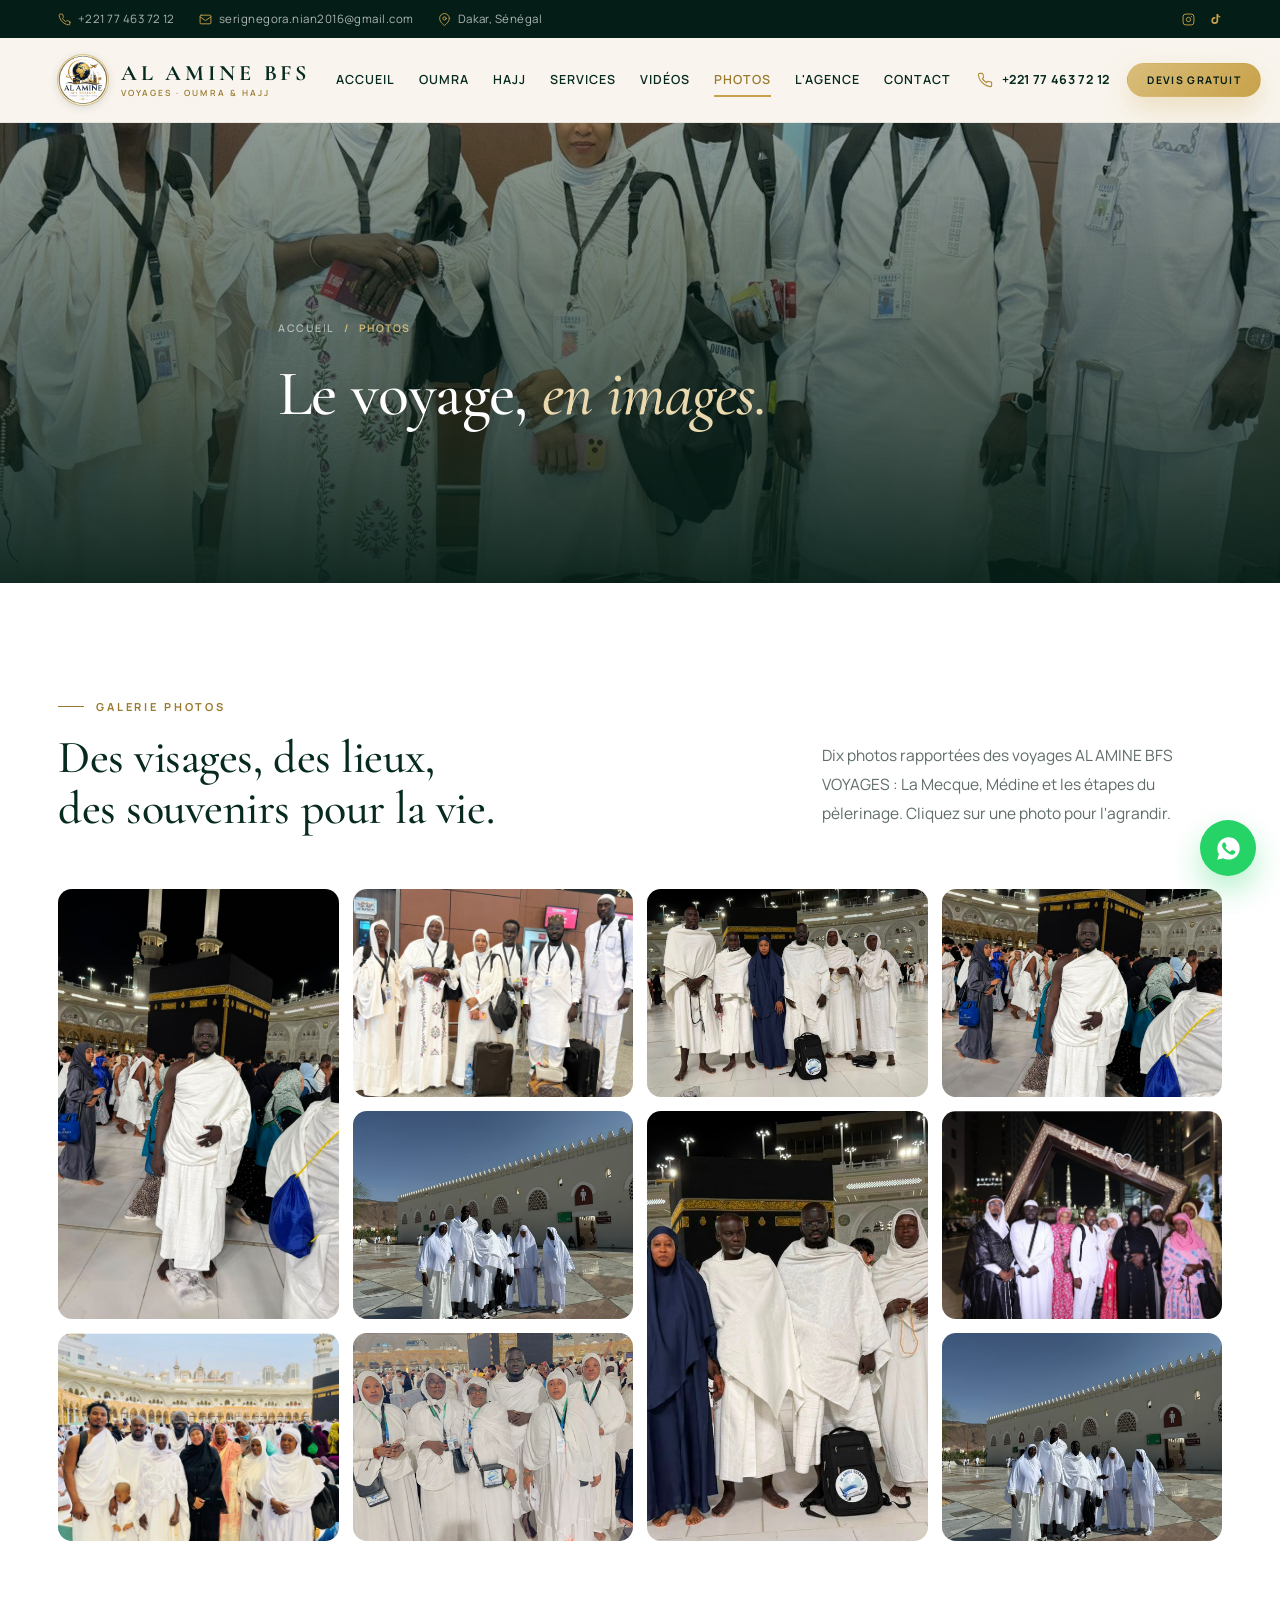
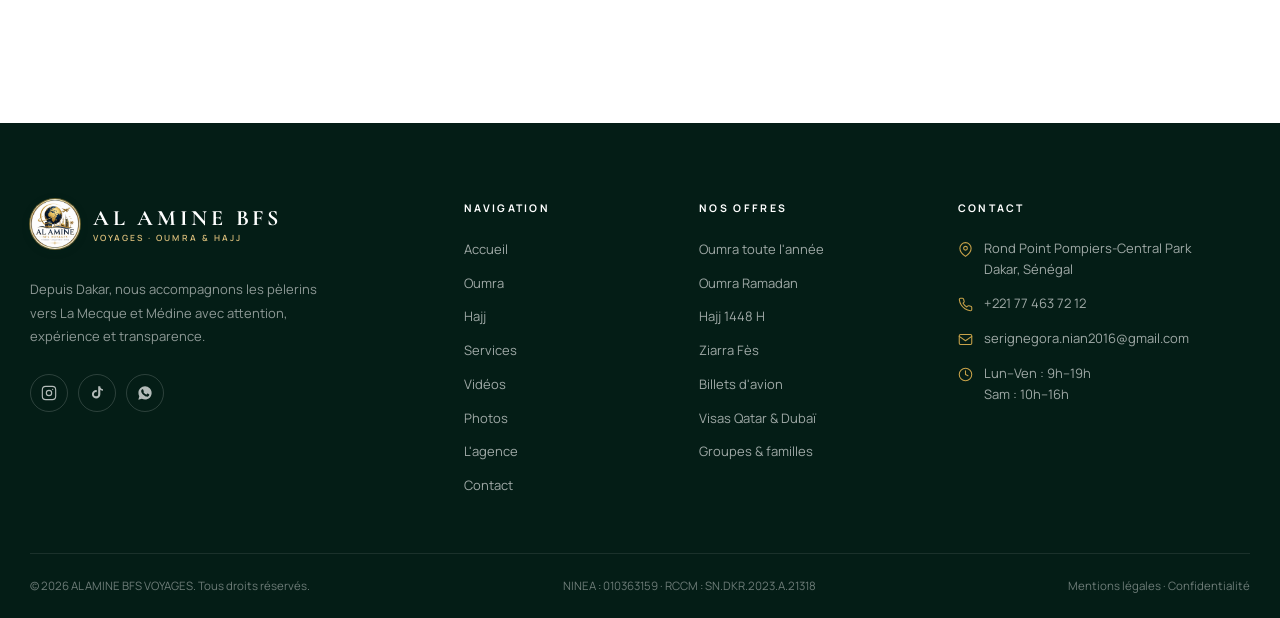
<file: photos.html>
<!DOCTYPE html>
<html lang="fr">
<head>
  <meta charset="UTF-8">
  <meta name="viewport" content="width=device-width, initial-scale=1">

  <title>Photos — Nos pèlerins à La Mecque et Médine | AL AMINE BFS VOYAGES</title>

  <meta name="description" content="Découvrez en photos les instants vécus par nos pèlerins : La Mecque, Médine et les étapes du pèlerinage. Des images rapportées des voyages AL AMINE BFS VOYAGES.">

  <meta name="theme-color" content="#062a20">

  <link rel="canonical" href="https://www.alaminebfsservices.com/photos.html">
  <link rel="icon" type="image/svg+xml" href="favicon.svg">

  <meta property="og:type" content="website">
  <meta property="og:locale" content="fr_FR">
  <meta property="og:site_name" content="AL AMINE BFS VOYAGES">
  <meta property="og:title" content="Photos — Nos pèlerins à La Mecque et Médine | AL AMINE BFS VOYAGES">
  <meta property="og:description" content="La Mecque, Médine, les étapes du voyage : des photos prises sur place par nos pèlerins.">
  <meta property="og:image" content="https://www.alaminebfsservices.com/assets/img/photos/groupe-haram-jour.jpg">
  <meta property="og:url" content="https://www.alaminebfsservices.com/photos.html">
  <meta name="twitter:card" content="summary_large_image">

  <link rel="preconnect" href="https://fonts.googleapis.com">
  <link rel="preconnect" href="https://fonts.gstatic.com" crossorigin>

  <link href="https://fonts.googleapis.com/css2?family=Amiri:wght@400;700&amp;family=Cormorant+Garamond:ital,wght@0,400;0,500;0,600;0,700;1,400;1,500&amp;family=Manrope:wght@300;400;500;600;700&amp;display=swap" rel="stylesheet">

  <link rel="stylesheet" href="assets/css/style.css">
  <link rel="manifest" href="manifest.webmanifest">
  <link rel="apple-touch-icon" href="assets/img/icons/apple-touch-icon.png">
  <meta name="mobile-web-app-capable" content="yes">
  <meta name="apple-mobile-web-app-capable" content="yes">
  <meta name="apple-mobile-web-app-title" content="AL AMINE BFS">
  <meta name="apple-mobile-web-app-status-bar-style" content="default">
</head>

<body class="page-photos">

  <a class="skip-link" href="#main">Aller au contenu</a>

  <!-- TOPBAR -->
  <div class="topbar">
    <div class="container topbar-inner">

      <div class="topbar-contact">

        <a href="tel:+221774637212">
          <svg viewBox="0 0 24 24" fill="none" stroke="currentColor" stroke-width="1.7" stroke-linecap="round" stroke-linejoin="round" aria-hidden="true">
            <path d="M22 16.92v3a2 2 0 0 1-2.18 2 19.79 19.79 0 0 1-8.63-3.07 19.5 19.5 0 0 1-6-6A19.79 19.79 0 0 1 2.12 4.18 2 2 0 0 1 4.11 2h3a2 2 0 0 1 2 1.72c.13.96.36 1.9.7 2.81a2 2 0 0 1-.45 2.11L8.09 9.91a16 16 0 0 0 6 6l1.27-1.27a2 2 0 0 1 2.11-.45c.91.34 1.85.57 2.81.7A2 2 0 0 1 22 16.92z"/>
          </svg>
          +221 77 463 72 12
        </a>

        <a href="mailto:serignegora.nian2016@gmail.com" class="hide-sm">
          <svg viewBox="0 0 24 24" fill="none" stroke="currentColor" stroke-width="1.7" stroke-linecap="round" stroke-linejoin="round" aria-hidden="true">
            <rect x="2" y="4" width="20" height="16" rx="2"/>
            <path d="m22 7-10 7L2 7"/>
          </svg>
          serignegora.nian2016@gmail.com
        </a>

        <span class="topbar-location">
          <svg viewBox="0 0 24 24" fill="none" stroke="currentColor" stroke-width="1.7" stroke-linecap="round" stroke-linejoin="round" aria-hidden="true">
            <path d="M21 10c0 7-9 13-9 13S3 17 3 10a9 9 0 0 1 18 0z"/>
            <circle cx="12" cy="10" r="3"/>
          </svg>
          Dakar, Sénégal
        </span>

      </div>

      <div class="topbar-social">
        <a href="https://www.instagram.com/p/DcQyc6LtL-p/" target="_blank" rel="noopener" aria-label="Instagram">
          <svg viewBox="0 0 24 24" fill="none" stroke="currentColor" stroke-width="1.7" aria-hidden="true">
            <rect x="2" y="2" width="20" height="20" rx="5"/>
            <circle cx="12" cy="12" r="4"/>
            <circle cx="17.5" cy="6.5" r="1" fill="currentColor" stroke="none"/>
          </svg>
        </a>

        <a href="https://www.tiktok.com/@serigne.gora.al.amine" target="_blank" rel="noopener" aria-label="TikTok">
          <svg viewBox="0 0 24 24" fill="currentColor" aria-hidden="true">
            <path d="M21 8.5a6.5 6.5 0 0 1-4-1.4v6.7a6.3 6.3 0 1 1-5.4-6.2v3.2a3.2 3.2 0 1 0 2.2 3V2h3.1a4.6 4.6 0 0 0 4.1 4.5V8.5z"/>
          </svg>
        </a>
      </div>

    </div>
  </div>

  <!-- HEADER -->
  <header class="site-header" id="site-header">
    <div class="container header-inner">

      <a class="brand" href="index.html" aria-label="AL AMINE BFS VOYAGES — Accueil">

        <img
          class="brand-mark brand-logo"
          src="assets/img/photos/logo-al-amine.png"
          alt="Logo AL AMINE BFS VOYAGES"
          width="256"
          height="256"
          decoding="async"
        >

        <span class="brand-text">
          <span class="brand-name">AL AMINE BFS</span>
          <span class="brand-sub">Voyages · Oumra &amp; Hajj</span>
        </span>

      </a>

      <nav class="main-nav" id="main-nav" aria-label="Navigation principale">
        <ul>
          <li><a href="index.html">Accueil</a></li>
          <li><a href="omra.html">Oumra</a></li>
          <li><a href="hajj.html">Hajj</a></li>
          <li><a href="services.html">Services</a></li>
          <li><a href="videos.html">Vidéos</a></li>
          <li><a href="photos.html" class="is-active">Photos</a></li>
          <li><a href="agence.html">L'agence</a></li>
          <li><a href="contact.html">Contact</a></li>
        </ul>

        <div class="nav-mobile-cta">
          <a class="btn btn--gold" href="contact.html#devis">Demander un devis</a>
        </div>
      </nav>

      <div class="header-actions">

        <a class="header-phone" href="tel:+221774637212">
          <svg viewBox="0 0 24 24" fill="none" stroke="currentColor" stroke-width="1.7" stroke-linecap="round" stroke-linejoin="round" aria-hidden="true">
            <path d="M22 16.92v3a2 2 0 0 1-2.18 2 19.79 19.79 0 0 1-8.63-3.07 19.5 19.5 0 0 1-6-6A19.79 19.79 0 0 1 2.12 4.18 2 2 0 0 1 4.11 2h3a2 2 0 0 1 2 1.72c.13.96.36 1.9.7 2.81a2 2 0 0 1-.45 2.11L8.09 9.91a16 16 0 0 0 6 6l1.27-1.27a2 2 0 0 1 2.11-.45c.91.34 1.85.57 2.81.7A2 2 0 0 1 22 16.92z"/>
          </svg>
          +221 77 463 72 12
        </a>

        <a class="btn btn--gold btn--sm" href="contact.html#devis">Devis gratuit</a>

      </div>

      <button class="nav-toggle" id="nav-toggle" type="button" aria-label="Ouvrir le menu" aria-expanded="false" aria-controls="main-nav">
        <span></span>
        <span></span>
        <span></span>
      </button>

    </div>
  </header>

  <!-- CONTENU PRINCIPAL -->
  <main id="main">

    <!-- HERO -->
    <section class="page-hero page-hero--offset">

      <div class="page-hero-bg">
        <img
          src="assets/img/photos/groupe-haram-jour.jpg"
          width="1280"
          height="956"
          alt="Le groupe de pèlerins dans la cour du Masjid al-Haram à La Mecque"
          fetchpriority="high"
        >
      </div>

      <div class="container page-hero-content">

        <nav class="breadcrumb" aria-label="Fil d'Ariane">
          <a href="index.html">Accueil</a>
          <span>/</span>
          <span>Photos</span>
        </nav>

        <h1>Le voyage, <em>en images.</em></h1>

      </div>
    </section>

    <!-- GALERIE PHOTOS -->
    <section class="section">
      <div class="container">

        <div class="section-head">

          <div>
            <p class="eyebrow">Galerie photos</p>
            <h2 class="section-title">
              Des visages, des lieux,<br>
              des souvenirs pour la vie.
            </h2>
          </div>

          <p class="section-lead">
            Dix photos rapportées des voyages AL AMINE BFS VOYAGES : La Mecque, Médine et les étapes du pèlerinage. Cliquez sur une photo pour l'agrandir.
          </p>

        </div>

        <div class="gallery-grid">

          <a class="gallery-item gallery-item--tall"
             href="assets/img/photos/pelerin-devant-kaaba-nuit.jpg"
             data-lightbox
             data-caption="Un pèlerin en ihram devant la Kaaba, la nuit">

            <img
              src="assets/img/photos/pelerin-devant-kaaba-nuit.jpg"
              width="960"
              height="1280"
              alt="Un pèlerin en ihram devant la Kaaba illuminée, la nuit"
              loading="lazy"
              decoding="async"
            >

            <span class="gallery-caption">Devant la Kaaba, la nuit</span>
          </a>

          <a class="gallery-item"
             href="assets/img/photos/groupe-haram-jour.jpg"
             data-lightbox
             data-caption="Le groupe dans la cour du Masjid al-Haram, La Mecque">

            <img
              src="assets/img/photos/groupe-haram-jour.jpg"
              width="1280"
              height="956"
              alt="Le groupe de pèlerins dans la cour du Masjid al-Haram en journée"
              loading="lazy"
              decoding="async"
            >

            <span class="gallery-caption">La cour du Haram, La Mecque</span>
          </a>

          <a class="gallery-item"
             href="assets/img/photos/groupe-pelerins-ihram.jpg"
             data-lightbox
             data-caption="Le groupe en ihram, réuni dans la cour du Haram">

            <img
              src="assets/img/photos/groupe-pelerins-ihram.jpg"
              width="1280"
              height="720"
              alt="Le groupe de pèlerins en ihram réuni dans la cour du Haram"
              loading="lazy"
              decoding="async"
            >

            <span class="gallery-caption">Le groupe en ihram</span>
          </a>

          <a class="gallery-item"
             href="assets/img/photos/groupe-etape-voyage.jpg"
             data-lightbox
             data-caption="Le groupe réuni lors d'une étape du pèlerinage">

            <img
              src="assets/img/photos/groupe-etape-voyage.jpg"
              width="1080"
              height="810"
              alt="Le groupe de pèlerins et accompagnateurs réuni en extérieur lors d'une étape du voyage"
              loading="lazy"
              decoding="async"
            >

            <span class="gallery-caption">Une étape du pèlerinage</span>
          </a>

          <a class="gallery-item"
             href="assets/img/photos/groupe-monument-nuit.jpg"
             data-lightbox
             data-caption="Le groupe devant un monument illuminé, la nuit">

            <img
              src="assets/img/photos/groupe-monument-nuit.jpg"
              width="1280"
              height="852"
              alt="Le groupe de pèlerins devant un monument illuminé la nuit"
              loading="lazy"
              decoding="async"
            >

            <span class="gallery-caption">Un monument illuminé, la nuit</span>
          </a>

          <a class="gallery-item gallery-item--tall"
             href="assets/img/photos/pelerins-kaaba-nuit.jpg"
             data-lightbox
             data-caption="Des pèlerins en ihram près de la Kaaba, la nuit">

            <img
              src="assets/img/photos/pelerins-kaaba-nuit.jpg"
              width="960"
              height="1280"
              alt="Des pèlerins en ihram près de la Kaaba, la nuit"
              loading="lazy"
              decoding="async"
            >

            <span class="gallery-caption">Pèlerins près de la Kaaba</span>
          </a>

          <a class="gallery-item"
             href="assets/img/photos/groupe-arrivee-bagages.jpg"
             data-lightbox
             data-caption="Le groupe à l'arrivée, bagages en main">

            <img
              src="assets/img/photos/groupe-arrivee-bagages.jpg"
              width="1280"
              height="960"
              alt="Le groupe de pèlerins à l'arrivée avec les bagages"
              loading="lazy"
              decoding="async"
            >

            <span class="gallery-caption">L'arrivée du groupe</span>
          </a>

          <a class="gallery-item"
             href="assets/img/photos/groupe-kaaba-nuit-1.jpg"
             data-lightbox
             data-caption="Le groupe devant la Kaaba, la nuit">

            <img
              src="assets/img/photos/groupe-kaaba-nuit-1.jpg"
              width="1080"
              height="810"
              alt="Le groupe de pèlerins posant devant la Kaaba la nuit"
              loading="lazy"
              decoding="async"
            >

            <span class="gallery-caption">Le groupe devant la Kaaba</span>
          </a>

          <a class="gallery-item"
             href="assets/img/photos/groupe-kaaba-nuit-2.jpg"
             data-lightbox
             data-caption="Un souvenir du groupe devant la Kaaba, la nuit">

            <img
              src="assets/img/photos/groupe-kaaba-nuit-2.jpg"
              width="1080"
              height="810"
              alt="Souvenir du groupe de pèlerins devant la Kaaba la nuit"
              loading="lazy"
              decoding="async"
            >

            <span class="gallery-caption">Souvenir devant la Kaaba</span>
          </a>

          <a class="gallery-item"
             href="assets/img/photos/groupe-mosquee-jour.jpg"
             data-lightbox
             data-caption="Le groupe devant une mosquée, en journée">

            <img
              src="assets/img/photos/groupe-mosquee-jour.jpg"
              width="1080"
              height="810"
              alt="Le groupe de pèlerins devant une mosquée en journée"
              loading="lazy"
              decoding="async"
            >

            <span class="gallery-caption">Devant une mosquée, le jour</span>
          </a>

        </div>

        <div class="section-foot">
          <a class="btn btn--outline" href="videos.html">Voir les vidéos du voyage</a>
        </div>

      </div>
    </section>

  </main>

  <!-- FOOTER -->
  <footer class="site-footer">
    <div class="container footer-grid">

      <div class="footer-brand">

        <a class="brand" href="index.html" aria-label="AL AMINE BFS VOYAGES — Accueil">

          <img
            class="brand-mark brand-logo"
            src="assets/img/photos/logo-al-amine.png"
            alt="Logo AL AMINE BFS VOYAGES"
            width="256"
            height="256"
            decoding="async"
          >

          <span class="brand-text">
            <span class="brand-name">AL AMINE BFS</span>
            <span class="brand-sub">Voyages · Oumra &amp; Hajj</span>
          </span>

        </a>

        <p>
          Depuis Dakar, nous accompagnons les pèlerins vers La Mecque et Médine avec attention, expérience et transparence.
        </p>

        <div class="footer-social">

          <a href="https://www.instagram.com/p/DcQyc6LtL-p/" target="_blank" rel="noopener" aria-label="Instagram">
            <svg viewBox="0 0 24 24" fill="none" stroke="currentColor" stroke-width="1.7" aria-hidden="true">
              <rect x="2" y="2" width="20" height="20" rx="5"/>
              <circle cx="12" cy="12" r="4"/>
              <circle cx="17.5" cy="6.5" r="1" fill="currentColor" stroke="none"/>
            </svg>
          </a>

          <a href="https://www.tiktok.com/@serigne.gora.al.amine" target="_blank" rel="noopener" aria-label="TikTok">
            <svg viewBox="0 0 24 24" fill="currentColor" aria-hidden="true">
              <path d="M21 8.5a6.5 6.5 0 0 1-4-1.4v6.7a6.3 6.3 0 1 1-5.4-6.2v3.2a3.2 3.2 0 1 0 2.2 3V2h3.1a4.6 4.6 0 0 0 4.1 4.5V8.5z"/>
            </svg>
          </a>

          <a href="https://wa.me/221774637212" target="_blank" rel="noopener" aria-label="WhatsApp">
            <svg viewBox="0 0 24 24" fill="currentColor" aria-hidden="true">
              <path d="M12.04 2C6.58 2 2.13 6.45 2.13 11.91c0 1.75.46 3.45 1.32 4.95L2 22l5.25-1.38a9.9 9.9 0 0 0 4.79 1.22h.01c5.46 0 9.91-4.45 9.91-9.91 0-2.65-1.03-5.14-2.9-7.01A9.82 9.82 0 0 0 12.04 2zm5.8 14.1c-.24.68-1.4 1.3-1.93 1.35-.5.05-1.13.07-1.82-.15-.42-.13-.96-.31-1.65-.61-2.9-1.25-4.79-4.17-4.94-4.36-.14-.19-1.18-1.57-1.18-3 0-1.42.74-2.12 1-2.41.26-.29.58-.36.77-.36h.55c.18 0 .42-.07.65.5.24.58.82 2 .89 2.14.07.14.12.31.02.5-.1.19-.15.31-.29.48-.14.17-.3.38-.12.59.17.29.74 1.22 1.59 1.98 1.09.97 2.01 1.27 2.3 1.41.29.14.46.12.63-.07.17-.19.72-.84.91-1.13.19-.29.38-.24.64-.15.26.1 1.65.78 1.94.92.29.14.48.21.55.33.07.12.07.68-.17 1.36z"/>
            </svg>
          </a>

        </div>
      </div>

      <div>
        <h4>Navigation</h4>
        <ul class="footer-links">
          <li><a href="index.html">Accueil</a></li>
          <li><a href="omra.html">Oumra</a></li>
          <li><a href="hajj.html">Hajj</a></li>
          <li><a href="services.html">Services</a></li>
          <li><a href="videos.html">Vidéos</a></li>
          <li><a href="photos.html">Photos</a></li>
          <li><a href="agence.html">L'agence</a></li>
          <li><a href="contact.html">Contact</a></li>
        </ul>
      </div>

      <div>
        <h4>Nos offres</h4>
        <ul class="footer-links">
          <li><a href="omra.html">Oumra toute l'année</a></li>
          <li><a href="omra.html#ramadan">Oumra Ramadan</a></li>
          <li><a href="hajj.html">Hajj 1448 H</a></li>
          <li><a href="services.html#ziarra">Ziarra Fès</a></li>
          <li><a href="services.html#billets">Billets d'avion</a></li>
          <li><a href="services.html#visas">Visas Qatar &amp; Dubaï</a></li>
          <li><a href="contact.html?offre=groupe#devis">Groupes &amp; familles</a></li>
        </ul>
      </div>

      <div>
        <h4>Contact</h4>
        <ul class="footer-contact">

          <li>
            <svg viewBox="0 0 24 24" fill="none" stroke="currentColor" stroke-width="1.7" stroke-linecap="round" stroke-linejoin="round" aria-hidden="true">
              <path d="M21 10c0 7-9 13-9 13S3 17 3 10a9 9 0 0 1 18 0z"/>
              <circle cx="12" cy="10" r="3"/>
            </svg>
            <span>Rond Point Pompiers-Central Park<br>Dakar, Sénégal</span>
          </li>

          <li>
            <svg viewBox="0 0 24 24" fill="none" stroke="currentColor" stroke-width="1.7" stroke-linecap="round" stroke-linejoin="round" aria-hidden="true">
              <path d="M22 16.92v3a2 2 0 0 1-2.18 2 19.79 19.79 0 0 1-8.63-3.07 19.5 19.5 0 0 1-6-6A19.79 19.79 0 0 1 2.12 4.18 2 2 0 0 1 4.11 2h3a2 2 0 0 1 2 1.72c.13.96.36 1.9.7 2.81a2 2 0 0 1-.45 2.11L8.09 9.91a16 16 0 0 0 6 6l1.27-1.27a2 2 0 0 1 2.11-.45c.91.34 1.85.57 2.81.7A2 2 0 0 1 22 16.92z"/>
            </svg>
            <a href="tel:+221774637212">+221 77 463 72 12</a>
          </li>

          <li>
            <svg viewBox="0 0 24 24" fill="none" stroke="currentColor" stroke-width="1.7" stroke-linecap="round" stroke-linejoin="round" aria-hidden="true">
              <rect x="2" y="4" width="20" height="16" rx="2"/>
              <path d="m22 7-10 7L2 7"/>
            </svg>
            <a href="mailto:serignegora.nian2016@gmail.com">serignegora.nian2016@gmail.com</a>
          </li>

          <li>
            <svg viewBox="0 0 24 24" fill="none" stroke="currentColor" stroke-width="1.7" stroke-linecap="round" stroke-linejoin="round" aria-hidden="true">
              <circle cx="12" cy="12" r="10"/>
              <path d="M12 6v6l4 2"/>
            </svg>
            <span>Lun–Ven : 9h–19h<br>Sam : 10h–16h</span>
          </li>

        </ul>
      </div>

    </div>

    <div class="container footer-bottom">
      <p>© <span id="year">2026</span> AL AMINE BFS VOYAGES. Tous droits réservés.</p>
      <p>NINEA : 010363159 &#183; RCCM : SN.DKR.2023.A.21318</p>
      <p>
        <a href="mentions-legales.html">Mentions légales</a> ·
        <a href="mentions-legales.html#donnees">Confidentialité</a>
      </p>
    </div>

  </footer>

  <!-- BOUTON WHATSAPP -->
  <a
    class="wa-float"
    href="https://wa.me/221774637212?text=Bonjour%20AL%20AMINE%20BFS%20VOYAGES%2C%20je%20souhaite%20des%20informations."
    target="_blank"
    rel="noopener"
    aria-label="Discuter avec AL AMINE BFS VOYAGES sur WhatsApp"
  >
    <svg viewBox="0 0 24 24" fill="currentColor" aria-hidden="true">
      <path d="M12.04 2C6.58 2 2.13 6.45 2.13 11.91c0 1.75.46 3.45 1.32 4.95L2 22l5.25-1.38a9.9 9.9 0 0 0 4.79 1.22h.01c5.46 0 9.91-4.45 9.91-9.91 0-2.65-1.03-5.14-2.9-7.01A9.82 9.82 0 0 0 12.04 2zm5.8 14.1c-.24.68-1.4 1.3-1.93 1.35-.5.05-1.13.07-1.82-.15-.42-.13-.96-.31-1.65-.61-2.9-1.25-4.79-4.17-4.94-4.36-.14-.19-1.18-1.57-1.18-3 0-1.42.74-2.12 1-2.41.26-.29.58-.36.77-.36h.55c.18 0 .42-.07.65.5.24.58.82 2 .89 2.14.07.14.12.31.02.5-.1.19-.15.31-.29.48-.14.17-.3.38-.43.51-.14.14-.29.3-.12.59.17.29.74 1.22 1.59 1.98 1.09.97 2.01 1.27 2.3 1.41.29.14.46.12.63-.07.17-.19.72-.84.91-1.13.19-.29.38-.24.64-.15.26.1 1.65.78 1.94.92.29.14.48.21.55.33.07.12.07.68-.17 1.36z"/>
    </svg>
  </a>

  <!-- LIGHTBOX -->
  <div
    class="lightbox"
    id="lightbox"
    role="dialog"
    aria-modal="true"
    aria-label="Aperçu de la photo"
    aria-hidden="true"
  >
    <button class="lightbox-close" type="button" aria-label="Fermer l'aperçu">&times;</button>

    <div>
      <img src="assets/img/photos/pelerin-devant-kaaba-nuit.jpg" alt="">
      <p class="lightbox-caption"></p>
    </div>
  </div>

  <!-- JAVASCRIPT -->
  <script src="assets/js/main.js" defer></script>

</body>
</html>
</file>
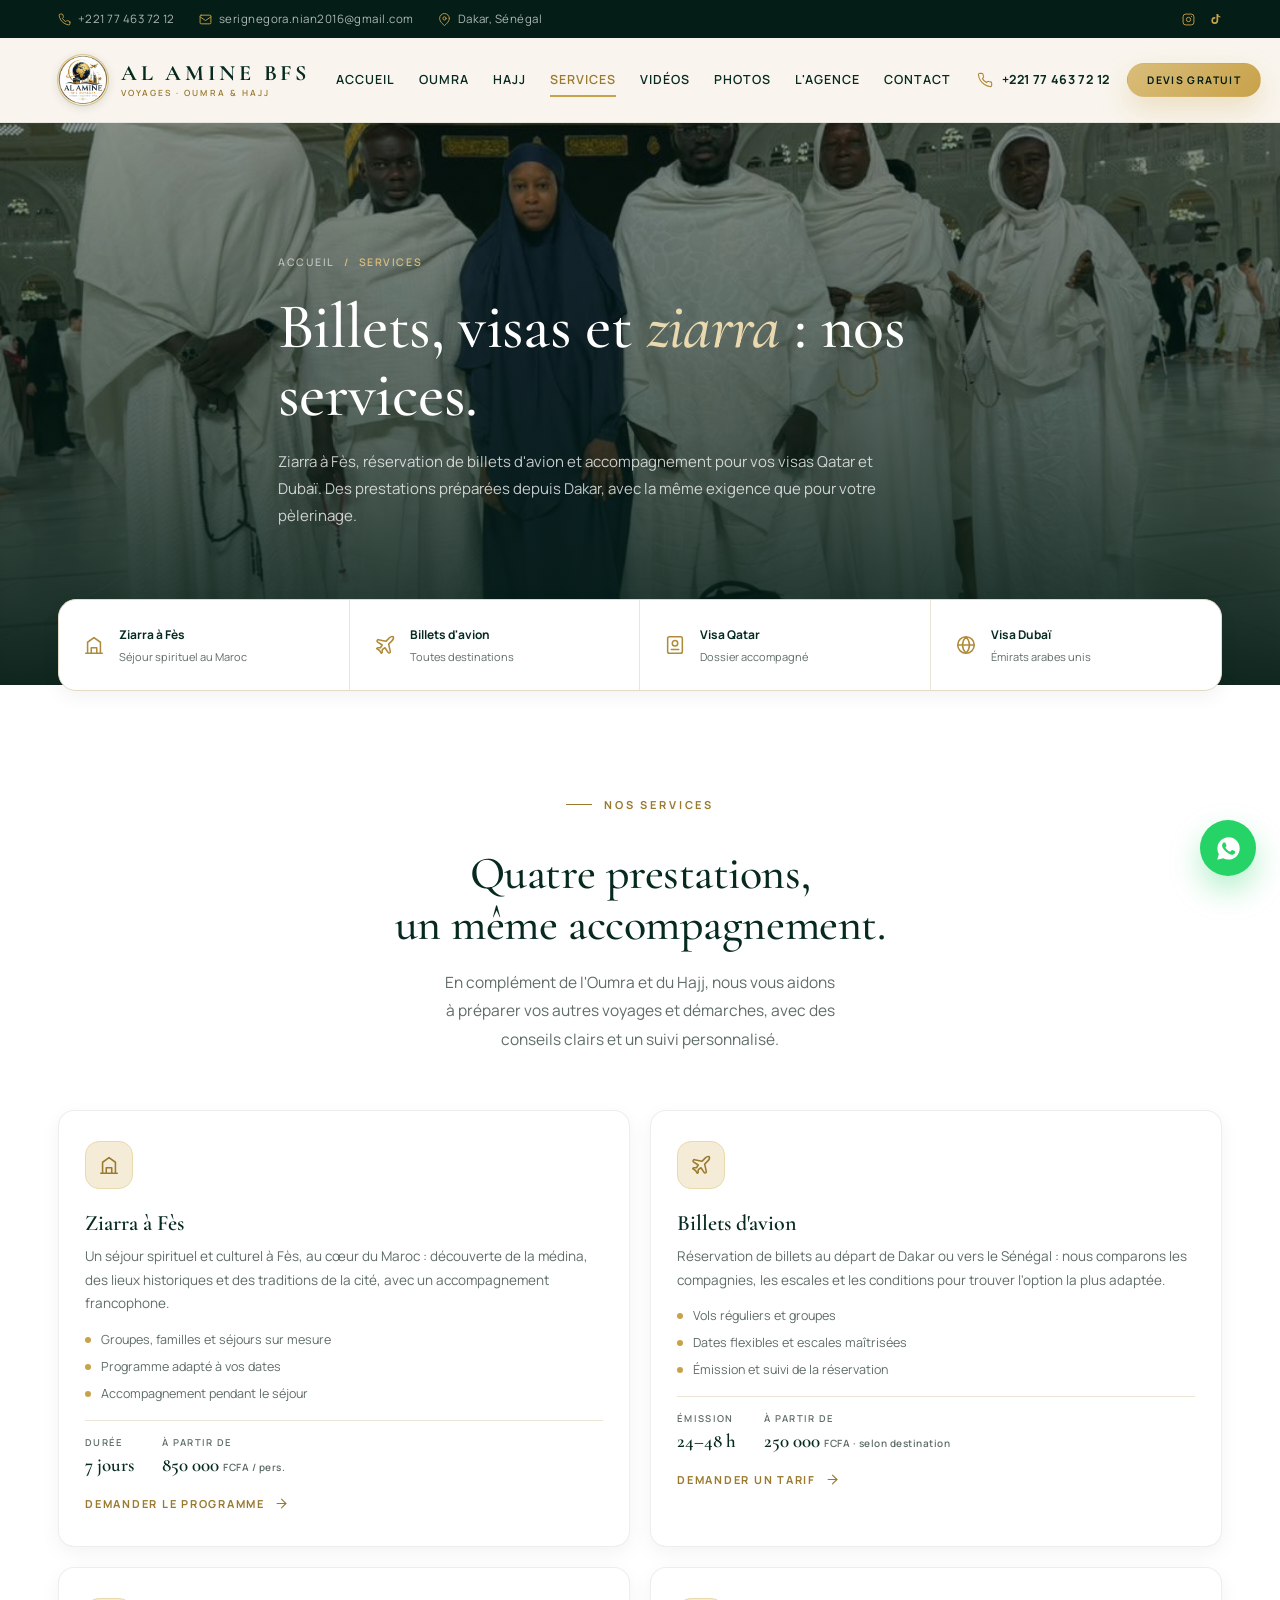
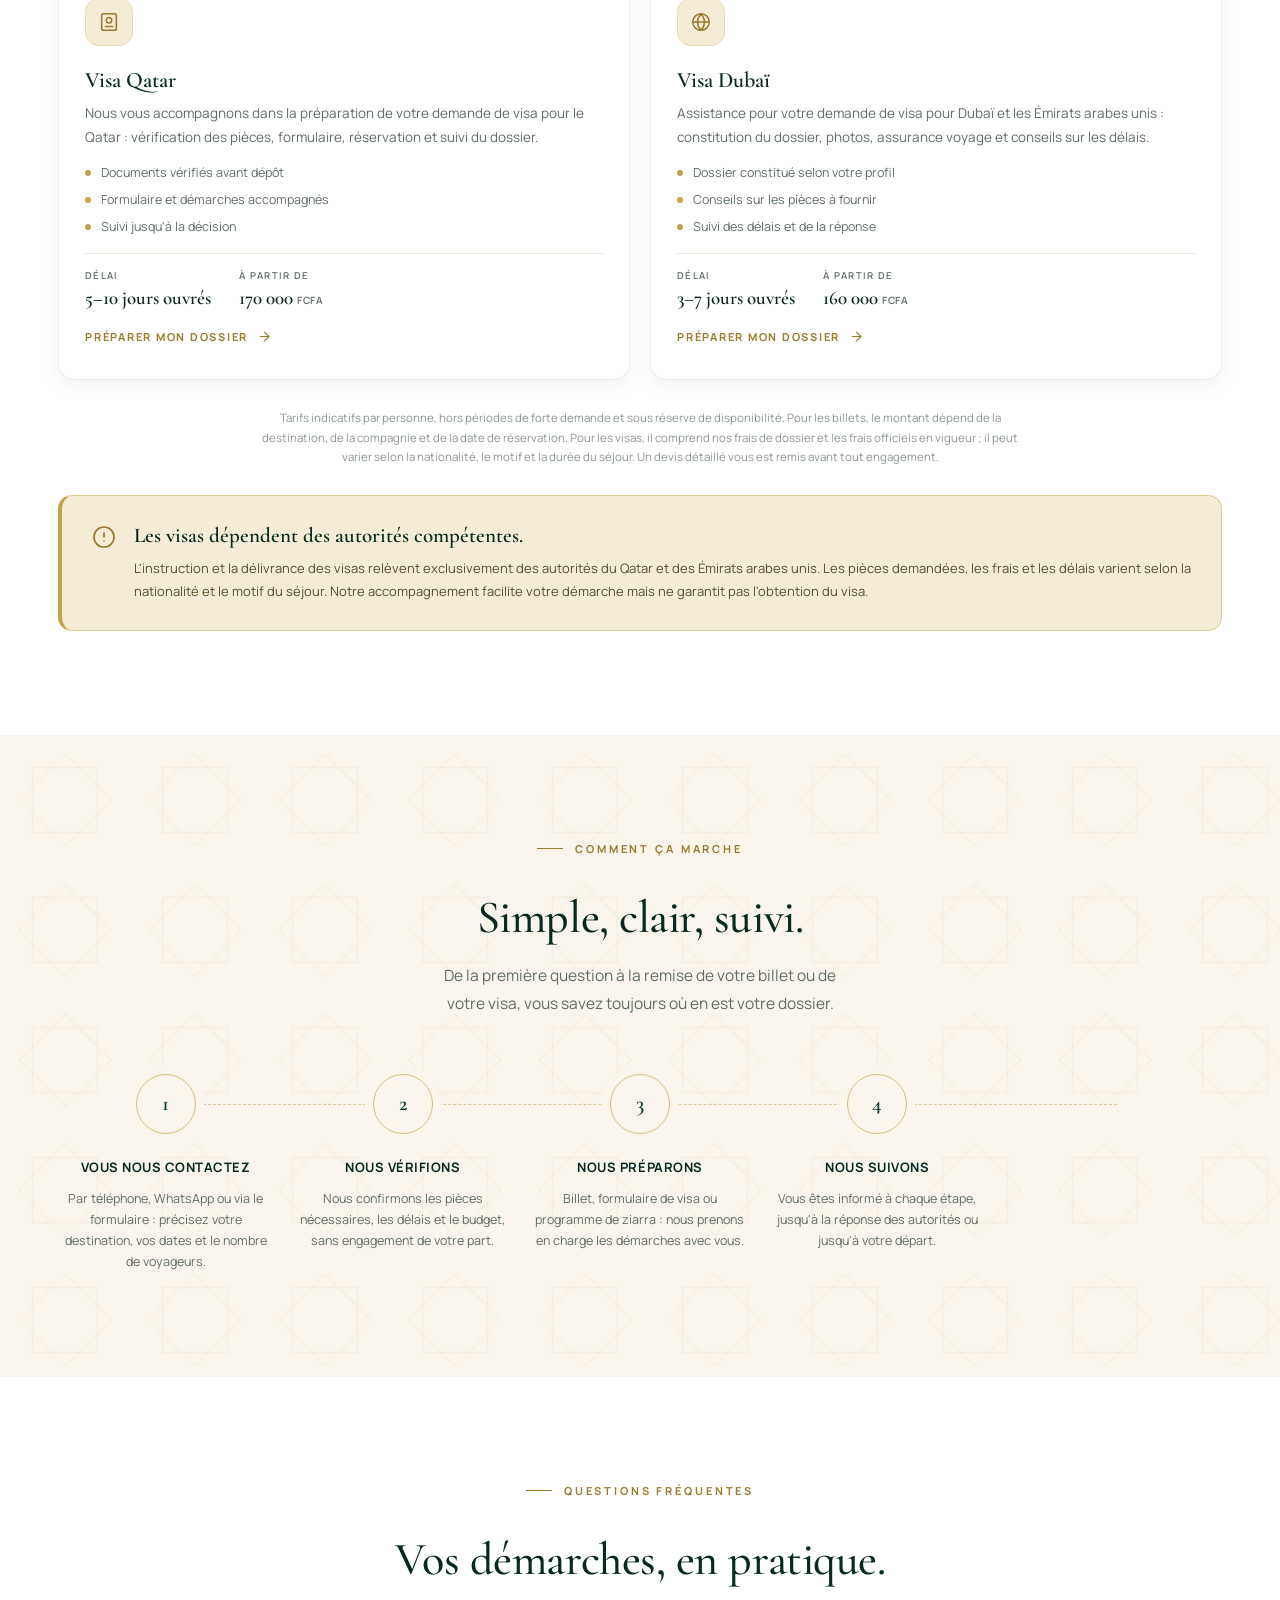
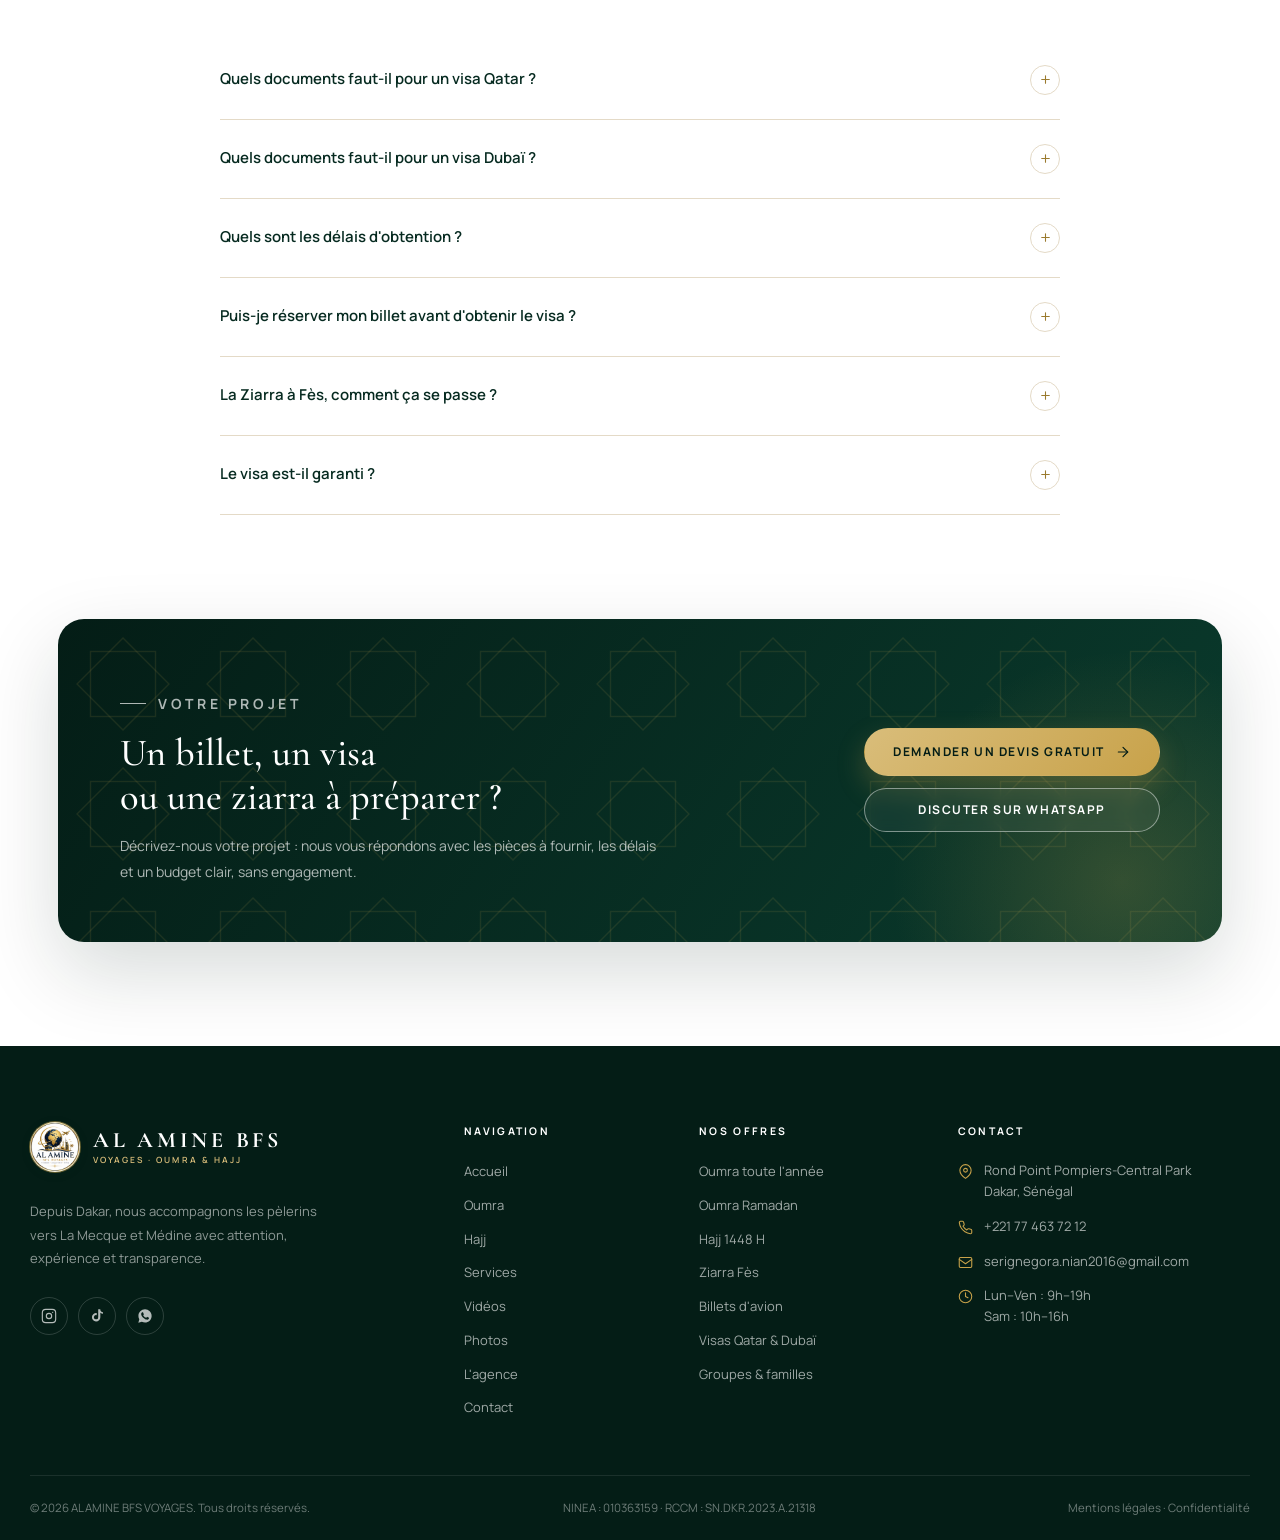
<file: services.html>
<!DOCTYPE html>
<html lang="fr">
<head>
  <meta charset="UTF-8">
  <meta name="viewport" content="width=device-width, initial-scale=1">
  <title>Services &amp; tarifs — Ziarra Fès, billets et visas | AL AMINE BFS VOYAGES</title>
  <meta name="description" content="Ziarra à Fès, billets d'avion, visa Qatar et visa Dubaï : durées et tarifs indicatifs, accompagnement depuis Dakar. Devis gratuit avec AL AMINE BFS VOYAGES.">
  <meta name="theme-color" content="#062a20">
  <link rel="canonical" href="https://www.alaminebfsservices.com/services.html">
  <link rel="icon" type="image/svg+xml" href="favicon.svg">

  <meta property="og:type" content="website">
  <meta property="og:locale" content="fr_FR">
  <meta property="og:site_name" content="AL AMINE BFS VOYAGES">
  <meta property="og:title" content="Services &amp; tarifs — Ziarra Fès, billets et visas | AL AMINE BFS VOYAGES">
  <meta property="og:description" content="Durées et tarifs indicatifs pour la ziarra à Fès, les billets d'avion et les visas Qatar et Dubaï, depuis Dakar.">
  <meta property="og:image" content="https://www.alaminebfsservices.com/assets/img/photos/pilgrim.jpg">
  <meta property="og:url" content="https://www.alaminebfsservices.com/services.html">
  <meta name="twitter:card" content="summary_large_image">

  <link rel="preconnect" href="https://fonts.googleapis.com">
  <link rel="preconnect" href="https://fonts.gstatic.com" crossorigin>
  <link href="https://fonts.googleapis.com/css2?family=Amiri:wght@400;700&amp;family=Cormorant+Garamond:ital,wght@0,400;0,500;0,600;0,700;1,400;1,500&amp;family=Manrope:wght@300;400;500;600;700&amp;display=swap" rel="stylesheet">
  <link rel="stylesheet" href="assets/css/style.css">
  <link rel="manifest" href="manifest.webmanifest">
  <link rel="apple-touch-icon" href="assets/img/icons/apple-touch-icon.png">
  <meta name="mobile-web-app-capable" content="yes">
  <meta name="apple-mobile-web-app-capable" content="yes">
  <meta name="apple-mobile-web-app-title" content="AL AMINE BFS">
  <meta name="apple-mobile-web-app-status-bar-style" content="default">
</head>

<body class="page-services">
  <a class="skip-link" href="#main">Aller au contenu</a>

  <div class="topbar">
    <div class="container topbar-inner">
      <div class="topbar-contact">
        <a href="tel:+221774637212">
          <svg viewBox="0 0 24 24" fill="none" stroke="currentColor" stroke-width="1.7" stroke-linecap="round" stroke-linejoin="round" aria-hidden="true"><path d="M22 16.92v3a2 2 0 0 1-2.18 2 19.79 19.79 0 0 1-8.63-3.07 19.5 19.5 0 0 1-6-6A19.79 19.79 0 0 1 2.12 4.18 2 2 0 0 1 4.11 2h3a2 2 0 0 1 2 1.72c.13.96.36 1.9.7 2.81a2 2 0 0 1-.45 2.11L8.09 9.91a16 16 0 0 0 6 6l1.27-1.27a2 2 0 0 1 2.11-.45c.91.34 1.85.57 2.81.7A2 2 0 0 1 22 16.92z"/></svg>
          +221 77 463 72 12
        </a>
        <a href="mailto:serignegora.nian2016@gmail.com" class="hide-sm">
          <svg viewBox="0 0 24 24" fill="none" stroke="currentColor" stroke-width="1.7" stroke-linecap="round" stroke-linejoin="round" aria-hidden="true"><rect x="2" y="4" width="20" height="16" rx="2"/><path d="m22 7-10 7L2 7"/></svg>
          serignegora.nian2016@gmail.com
        </a>
        <span class="topbar-location">
          <svg viewBox="0 0 24 24" fill="none" stroke="currentColor" stroke-width="1.7" stroke-linecap="round" stroke-linejoin="round" aria-hidden="true"><path d="M21 10c0 7-9 13-9 13S3 17 3 10a9 9 0 0 1 18 0z"/><circle cx="12" cy="10" r="3"/></svg>
          Dakar, Sénégal
        </span>
      </div>
      <div class="topbar-social">
        <a href="https://www.instagram.com/p/DcQyc6LtL-p/" target="_blank" rel="noopener" aria-label="Instagram"><svg viewBox="0 0 24 24" fill="none" stroke="currentColor" stroke-width="1.7" aria-hidden="true"><rect x="2" y="2" width="20" height="20" rx="5"/><circle cx="12" cy="12" r="4"/><circle cx="17.5" cy="6.5" r="1" fill="currentColor" stroke="none"/></svg></a>
        <a href="https://www.tiktok.com/@serigne.gora.al.amine" target="_blank" rel="noopener" aria-label="TikTok"><svg viewBox="0 0 24 24" fill="currentColor" aria-hidden="true"><path d="M21 8.5a6.5 6.5 0 0 1-4-1.4v6.7a6.3 6.3 0 1 1-5.4-6.2v3.2a3.2 3.2 0 1 0 2.2 3V2h3.1a4.6 4.6 0 0 0 4.1 4.5V8.5z"/></svg></a>
      </div>
    </div>
  </div>

  <header class="site-header" id="site-header">
    <div class="container header-inner">
      <a class="brand" href="index.html" aria-label="AL AMINE BFS VOYAGES — Accueil">
        <img class="brand-mark brand-logo" src="assets/img/photos/logo-al-amine.png" alt="Logo AL AMINE BFS VOYAGES" width="256" height="256" decoding="async">
        <span class="brand-text">
          <span class="brand-name">AL AMINE BFS</span>
          <span class="brand-sub">Voyages · Oumra &amp; Hajj</span>
        </span>
      </a>

      <nav class="main-nav" id="main-nav" aria-label="Navigation principale">
        <ul>
          <li><a href="index.html">Accueil</a></li>
          <li><a href="omra.html">Oumra</a></li>
          <li><a href="hajj.html">Hajj</a></li>
          <li><a href="services.html" class="is-active">Services</a></li>
          <li><a href="videos.html">Vidéos</a></li>
          <li><a href="photos.html">Photos</a></li>
          <li><a href="agence.html">L'agence</a></li>
          <li><a href="contact.html">Contact</a></li>
        </ul>
        <div class="nav-mobile-cta"><a class="btn btn--gold" href="contact.html#devis">Demander un devis</a></div>
      </nav>

      <div class="header-actions">
        <a class="header-phone" href="tel:+221774637212">
          <svg viewBox="0 0 24 24" fill="none" stroke="currentColor" stroke-width="1.7" stroke-linecap="round" stroke-linejoin="round" aria-hidden="true"><path d="M22 16.92v3a2 2 0 0 1-2.18 2 19.79 19.79 0 0 1-8.63-3.07 19.5 19.5 0 0 1-6-6A19.79 19.79 0 0 1 2.12 4.18 2 2 0 0 1 4.11 2h3a2 2 0 0 1 2 1.72c.13.96.36 1.9.7 2.81a2 2 0 0 1-.45 2.11L8.09 9.91a16 16 0 0 0 6 6l1.27-1.27a2 2 0 0 1 2.11-.45c.91.34 1.85.57 2.81.7A2 2 0 0 1 22 16.92z"/></svg>
          +221 77 463 72 12
        </a>
        <a class="btn btn--gold btn--sm" href="contact.html#devis">Devis gratuit</a>
      </div>

      <button class="nav-toggle" id="nav-toggle" type="button" aria-label="Ouvrir le menu" aria-expanded="false" aria-controls="main-nav">
        <span></span><span></span><span></span>
      </button>
    </div>
  </header>

  <main id="main">
    <section class="page-hero page-hero--offset">
      <div class="page-hero-bg">
        <img src="assets/img/photos/pilgrim.jpg" width="1400" height="1050" alt="Un pèlerin en prière face à la Kaaba à La Mecque" fetchpriority="high">
      </div>
      <div class="container page-hero-content">
        <nav class="breadcrumb" aria-label="Fil d'Ariane">
          <a href="index.html">Accueil</a><span>/</span><span>Services</span>
        </nav>
        <h1>Billets, visas et <em>ziarra</em> : nos services.</h1>
        <p>Ziarra à Fès, réservation de billets d'avion et accompagnement pour vos visas Qatar et Dubaï. Des prestations préparées depuis Dakar, avec la même exigence que pour votre pèlerinage.</p>
      </div>
    </section>

    <!-- Infos clés -->
    <section class="stats-wrap" aria-label="Nos services en bref">
      <div class="container">
        <div class="travel-info reveal">
          <div>
            <svg viewBox="0 0 24 24" fill="none" stroke="currentColor" stroke-width="1.7" stroke-linecap="round" stroke-linejoin="round" aria-hidden="true"><path d="M3 21h18M5 21V9l7-5 7 5v12M9 21v-6h6v6"/></svg>
            <div><strong>Ziarra à Fès</strong><span>Séjour spirituel au Maroc</span></div>
          </div>
          <div>
            <svg viewBox="0 0 24 24" fill="none" stroke="currentColor" stroke-width="1.7" stroke-linecap="round" stroke-linejoin="round" aria-hidden="true"><path d="M17.8 19.2 16 11l3.5-3.5C21 6 21.5 4 21 3c-1-.5-3 0-4.5 1.5L13 8 4.8 6.2c-.5-.1-.9.1-1.1.5l-.3.5c-.2.5-.1 1 .3 1.3L9 12l-2 3H4l-1 1 3 2 2 3 1-1v-3l3-2 3.5 5.3c.3.4.8.5 1.3.3l.5-.2c.4-.3.6-.7.5-1.2z"/></svg>
            <div><strong>Billets d'avion</strong><span>Toutes destinations</span></div>
          </div>
          <div>
            <svg viewBox="0 0 24 24" fill="none" stroke="currentColor" stroke-width="1.7" stroke-linecap="round" stroke-linejoin="round" aria-hidden="true"><rect x="4" y="3" width="16" height="18" rx="2"/><circle cx="12" cy="10" r="3"/><path d="M8 17h8"/></svg>
            <div><strong>Visa Qatar</strong><span>Dossier accompagné</span></div>
          </div>
          <div>
            <svg viewBox="0 0 24 24" fill="none" stroke="currentColor" stroke-width="1.7" stroke-linecap="round" stroke-linejoin="round" aria-hidden="true"><circle cx="12" cy="12" r="9"/><path d="M3 12h18M12 3c2.5 2.7 3.8 5.8 3.8 9s-1.3 6.3-3.8 9c-2.5-2.7-3.8-5.8-3.8-9S9.5 5.7 12 3z"/></svg>
            <div><strong>Visa Dubaï</strong><span>Émirats arabes unis</span></div>
          </div>
        </div>
      </div>
    </section>

    <!-- Services -->
    <section class="section">
      <div class="container">
        <div class="section-head section-head--center">
          <p class="eyebrow">Nos services</p>
          <h2 class="section-title">Quatre prestations,<br>un même accompagnement.</h2>
          <p class="section-lead">En complément de l'Oumra et du Hajj, nous vous aidons à préparer vos autres voyages et démarches, avec des conseils clairs et un suivi personnalisé.</p>
        </div>

        <div class="features">
          <article class="feature reveal" id="ziarra">
            <span class="feature-icon">
              <svg viewBox="0 0 24 24" fill="none" stroke="currentColor" stroke-width="1.7" stroke-linecap="round" stroke-linejoin="round" aria-hidden="true"><path d="M3 21h18M5 21V9l7-5 7 5v12M9 21v-6h6v6"/></svg>
            </span>
            <h3>Ziarra à Fès</h3>
            <p>Un séjour spirituel et culturel à Fès, au cœur du Maroc : découverte de la médina, des lieux historiques et des traditions de la cité, avec un accompagnement francophone.</p>
            <ul class="service-points">
              <li>Groupes, familles et séjours sur mesure</li>
              <li>Programme adapté à vos dates</li>
              <li>Accompagnement pendant le séjour</li>
            </ul>
            <div class="service-meta">
              <div><span>Durée</span><strong>7 jours</strong></div>
              <div><span>À partir de</span><strong>850 000 <small>FCFA / pers.</small></strong></div>
            </div>
            <a class="link-arrow" href="contact.html?offre=ziarra#devis">Demander le programme
              <svg viewBox="0 0 24 24" fill="none" stroke="currentColor" stroke-width="1.8" stroke-linecap="round" stroke-linejoin="round" aria-hidden="true"><line x1="5" y1="12" x2="19" y2="12"/><polyline points="12 5 19 12 12 19"/></svg>
            </a>
          </article>

          <article class="feature reveal" id="billets" style="--d: .08s">
            <span class="feature-icon">
              <svg viewBox="0 0 24 24" fill="none" stroke="currentColor" stroke-width="1.7" stroke-linecap="round" stroke-linejoin="round" aria-hidden="true"><path d="M17.8 19.2 16 11l3.5-3.5C21 6 21.5 4 21 3c-1-.5-3 0-4.5 1.5L13 8 4.8 6.2c-.5-.1-.9.1-1.1.5l-.3.5c-.2.5-.1 1 .3 1.3L9 12l-2 3H4l-1 1 3 2 2 3 1-1v-3l3-2 3.5 5.3c.3.4.8.5 1.3.3l.5-.2c.4-.3.6-.7.5-1.2z"/></svg>
            </span>
            <h3>Billets d'avion</h3>
            <p>Réservation de billets au départ de Dakar ou vers le Sénégal : nous comparons les compagnies, les escales et les conditions pour trouver l'option la plus adaptée.</p>
            <ul class="service-points">
              <li>Vols réguliers et groupes</li>
              <li>Dates flexibles et escales maîtrisées</li>
              <li>Émission et suivi de la réservation</li>
            </ul>
            <div class="service-meta">
              <div><span>Émission</span><strong>24–48 h</strong></div>
              <div><span>À partir de</span><strong>250 000 <small>FCFA · selon destination</small></strong></div>
            </div>
            <a class="link-arrow" href="contact.html?offre=billet#devis">Demander un tarif
              <svg viewBox="0 0 24 24" fill="none" stroke="currentColor" stroke-width="1.8" stroke-linecap="round" stroke-linejoin="round" aria-hidden="true"><line x1="5" y1="12" x2="19" y2="12"/><polyline points="12 5 19 12 12 19"/></svg>
            </a>
          </article>

          <article class="feature reveal" id="visas">
            <span class="feature-icon">
              <svg viewBox="0 0 24 24" fill="none" stroke="currentColor" stroke-width="1.7" stroke-linecap="round" stroke-linejoin="round" aria-hidden="true"><rect x="4" y="3" width="16" height="18" rx="2"/><circle cx="12" cy="10" r="3"/><path d="M8 17h8"/></svg>
            </span>
            <h3>Visa Qatar</h3>
            <p>Nous vous accompagnons dans la préparation de votre demande de visa pour le Qatar : vérification des pièces, formulaire, réservation et suivi du dossier.</p>
            <ul class="service-points">
              <li>Documents vérifiés avant dépôt</li>
              <li>Formulaire et démarches accompagnés</li>
              <li>Suivi jusqu'à la décision</li>
            </ul>
            <div class="service-meta">
              <div><span>Délai</span><strong>5–10 jours ouvrés</strong></div>
              <div><span>À partir de</span><strong>170 000 <small>FCFA</small></strong></div>
            </div>
            <a class="link-arrow" href="contact.html?offre=qatar#devis">Préparer mon dossier
              <svg viewBox="0 0 24 24" fill="none" stroke="currentColor" stroke-width="1.8" stroke-linecap="round" stroke-linejoin="round" aria-hidden="true"><line x1="5" y1="12" x2="19" y2="12"/><polyline points="12 5 19 12 12 19"/></svg>
            </a>
          </article>

          <article class="feature reveal" id="visa-dubai" style="--d: .08s">
            <span class="feature-icon">
              <svg viewBox="0 0 24 24" fill="none" stroke="currentColor" stroke-width="1.7" stroke-linecap="round" stroke-linejoin="round" aria-hidden="true"><circle cx="12" cy="12" r="9"/><path d="M3 12h18M12 3c2.5 2.7 3.8 5.8 3.8 9s-1.3 6.3-3.8 9c-2.5-2.7-3.8-5.8-3.8-9S9.5 5.7 12 3z"/></svg>
            </span>
            <h3>Visa Dubaï</h3>
            <p>Assistance pour votre demande de visa pour Dubaï et les Émirats arabes unis : constitution du dossier, photos, assurance voyage et conseils sur les délais.</p>
            <ul class="service-points">
              <li>Dossier constitué selon votre profil</li>
              <li>Conseils sur les pièces à fournir</li>
              <li>Suivi des délais et de la réponse</li>
            </ul>
            <div class="service-meta">
              <div><span>Délai</span><strong>3–7 jours ouvrés</strong></div>
              <div><span>À partir de</span><strong>160 000 <small>FCFA</small></strong></div>
            </div>
            <a class="link-arrow" href="contact.html?offre=dubai#devis">Préparer mon dossier
              <svg viewBox="0 0 24 24" fill="none" stroke="currentColor" stroke-width="1.8" stroke-linecap="round" stroke-linejoin="round" aria-hidden="true"><line x1="5" y1="12" x2="19" y2="12"/><polyline points="12 5 19 12 12 19"/></svg>
            </a>
          </article>
        </div>

        <p class="pricing-note">Tarifs indicatifs par personne, hors périodes de forte demande et sous réserve de disponibilité. Pour les billets, le montant dépend de la destination, de la compagnie et de la date de réservation. Pour les visas, il comprend nos frais de dossier et les frais officiels en vigueur ; il peut varier selon la nationalité, le motif et la durée du séjour. Un devis détaillé vous est remis avant tout engagement.</p>

        <div class="notice reveal" style="margin-top: 28px">
          <svg viewBox="0 0 24 24" fill="none" stroke="currentColor" stroke-width="1.7" stroke-linecap="round" stroke-linejoin="round" aria-hidden="true"><circle cx="12" cy="12" r="10"/><path d="M12 8v4M12 16h.01"/></svg>
          <div>
            <h3>Les visas dépendent des autorités compétentes.</h3>
            <p>L'instruction et la délivrance des visas relèvent exclusivement des autorités du Qatar et des Émirats arabes unis. Les pièces demandées, les frais et les délais varient selon la nationalité et le motif du séjour. Notre accompagnement facilite votre démarche mais ne garantit pas l'obtention du visa.</p>
          </div>
        </div>
      </div>
    </section>

    <!-- Comment ça marche -->
    <section class="section section--cream">
      <div class="container">
        <div class="section-head section-head--center">
          <p class="eyebrow">Comment ça marche</p>
          <h2 class="section-title">Simple, clair, suivi.</h2>
          <p class="section-lead">De la première question à la remise de votre billet ou de votre visa, vous savez toujours où en est votre dossier.</p>
        </div>

        <div class="steps steps--four">
          <div class="step reveal">
            <div class="step-num">1</div>
            <h3>Vous nous contactez</h3>
            <p>Par téléphone, WhatsApp ou via le formulaire : précisez votre destination, vos dates et le nombre de voyageurs.</p>
          </div>
          <div class="step reveal" style="--d: .08s">
            <div class="step-num">2</div>
            <h3>Nous vérifions</h3>
            <p>Nous confirmons les pièces nécessaires, les délais et le budget, sans engagement de votre part.</p>
          </div>
          <div class="step reveal" style="--d: .16s">
            <div class="step-num">3</div>
            <h3>Nous préparons</h3>
            <p>Billet, formulaire de visa ou programme de ziarra : nous prenons en charge les démarches avec vous.</p>
          </div>
          <div class="step reveal" style="--d: .24s">
            <div class="step-num">4</div>
            <h3>Nous suivons</h3>
            <p>Vous êtes informé à chaque étape, jusqu'à la réponse des autorités ou jusqu'à votre départ.</p>
          </div>
        </div>
      </div>
    </section>

    <!-- FAQ -->
    <section class="section">
      <div class="container">
        <div class="section-head section-head--center">
          <p class="eyebrow">Questions fréquentes</p>
          <h2 class="section-title">Vos démarches, en pratique.</h2>
        </div>

        <div class="faq">
          <details>
            <summary>Quels documents faut-il pour un visa Qatar ?<span class="faq-icon"><svg viewBox="0 0 24 24" fill="none" stroke="currentColor" stroke-width="2" stroke-linecap="round" aria-hidden="true"><path d="M12 5v14M5 12h14"/></svg></span></summary>
            <div class="faq-answer"><p>En général : un passeport valide au moins six mois après l'entrée, une photo d'identité récente, une réservation de vol et d'hébergement, une assurance voyage et, selon votre profil, des justificatifs financiers. Les exigences peuvent évoluer : nous vérifions la liste à jour avec vous avant le dépôt.</p></div>
          </details>
          <details>
            <summary>Quels documents faut-il pour un visa Dubaï ?<span class="faq-icon"><svg viewBox="0 0 24 24" fill="none" stroke="currentColor" stroke-width="2" stroke-linecap="round" aria-hidden="true"><path d="M12 5v14M5 12h14"/></svg></span></summary>
            <div class="faq-answer"><p>Le dossier comprend généralement le passeport, une photo aux normes, le billet d'avion, une preuve d'hébergement et une assurance voyage. Les Émirats peuvent demander des pièces complémentaires selon la nationalité et le type de visa. Nous vous remettons une liste personnalisée.</p></div>
          </details>
          <details>
            <summary>Quels sont les délais d'obtention ?<span class="faq-icon"><svg viewBox="0 0 24 24" fill="none" stroke="currentColor" stroke-width="2" stroke-linecap="round" aria-hidden="true"><path d="M12 5v14M5 12h14"/></svg></span></summary>
            <div class="faq-answer"><p>Ils varient selon la destination, la période et le profil du demandeur : de quelques jours à plusieurs semaines. Nous vous conseillons de déposer votre dossier le plus tôt possible et vous indiquons un délai réaliste avant toute réservation non remboursable.</p></div>
          </details>
          <details>
            <summary>Puis-je réserver mon billet avant d'obtenir le visa ?<span class="faq-icon"><svg viewBox="0 0 24 24" fill="none" stroke="currentColor" stroke-width="2" stroke-linecap="round" aria-hidden="true"><path d="M12 5v14M5 12h14"/></svg></span></summary>
            <div class="faq-answer"><p>Oui, mais nous privilégions les options flexibles ou remboursables lorsque le visa n'est pas encore accordé. Nous vous expliquons clairement les conditions du tarif choisi avant l'émission du billet.</p></div>
          </details>
          <details>
            <summary>La Ziarra à Fès, comment ça se passe ?<span class="faq-icon"><svg viewBox="0 0 24 24" fill="none" stroke="currentColor" stroke-width="2" stroke-linecap="round" aria-hidden="true"><path d="M12 5v14M5 12h14"/></svg></span></summary>
            <div class="faq-answer"><p>Nous organisons un séjour spirituel et culturel de 7 jours à Fès, pour des groupes, des familles ou sur mesure. Le programme et l'hébergement sont affinés ensemble selon vos attentes. Contactez-nous pour recevoir une proposition détaillée.</p></div>
          </details>
          <details>
            <summary>Le visa est-il garanti ?<span class="faq-icon"><svg viewBox="0 0 24 24" fill="none" stroke="currentColor" stroke-width="2" stroke-linecap="round" aria-hidden="true"><path d="M12 5v14M5 12h14"/></svg></span></summary>
            <div class="faq-answer"><p>Non. La décision appartient exclusivement aux autorités du pays de destination. Notre rôle est de vous aider à présenter un dossier complet et conforme, puis d'en suivre l'instruction. Aucune agence ne peut garantir la délivrance d'un visa.</p></div>
          </details>
        </div>
      </div>
    </section>

    <!-- CTA -->
    <section class="cta-wrap">
      <div class="container">
        <div class="cta-band reveal">
          <div>
            <p class="eyebrow eyebrow--light">Votre projet</p>
            <h2>Un billet, un visa<br>ou une ziarra à préparer ?</h2>
            <p>Décrivez-nous votre projet : nous vous répondons avec les pièces à fournir, les délais et un budget clair, sans engagement.</p>
          </div>
          <div class="cta-actions">
            <a class="btn btn--gold" href="contact.html#devis">Demander un devis gratuit
              <svg viewBox="0 0 24 24" fill="none" stroke="currentColor" stroke-width="1.8" stroke-linecap="round" stroke-linejoin="round" aria-hidden="true"><line x1="5" y1="12" x2="19" y2="12"/><polyline points="12 5 19 12 12 19"/></svg>
            </a>
            <a class="btn btn--outline" href="https://wa.me/221774637212?text=Bonjour%20AL%20AMINE%20BFS%20VOYAGES%2C%20je%20souhaite%20des%20informations%20sur%20vos%20services%20%3A%20ziarra%2C%20billets%20et%20visas." target="_blank" rel="noopener">Discuter sur WhatsApp</a>
          </div>
        </div>
      </div>
    </section>
  </main>

  <footer class="site-footer">
    <div class="container footer-grid">
      <div class="footer-brand">
        <a class="brand" href="index.html" aria-label="AL AMINE BFS VOYAGES — Accueil">
          <img class="brand-mark brand-logo" src="assets/img/photos/logo-al-amine.png" alt="Logo AL AMINE BFS VOYAGES" width="256" height="256" decoding="async">
          <span class="brand-text">
            <span class="brand-name">AL AMINE BFS</span>
            <span class="brand-sub">Voyages · Oumra &amp; Hajj</span>
          </span>
        </a>
        <p>Depuis Dakar, nous accompagnons les pèlerins vers La Mecque et Médine avec attention, expérience et transparence.</p>
        <div class="footer-social">
          <a href="https://www.instagram.com/p/DcQyc6LtL-p/" target="_blank" rel="noopener" aria-label="Instagram"><svg viewBox="0 0 24 24" fill="none" stroke="currentColor" stroke-width="1.7" aria-hidden="true"><rect x="2" y="2" width="20" height="20" rx="5"/><circle cx="12" cy="12" r="4"/><circle cx="17.5" cy="6.5" r="1" fill="currentColor" stroke="none"/></svg></a>
          <a href="https://www.tiktok.com/@serigne.gora.al.amine" target="_blank" rel="noopener" aria-label="TikTok"><svg viewBox="0 0 24 24" fill="currentColor" aria-hidden="true"><path d="M21 8.5a6.5 6.5 0 0 1-4-1.4v6.7a6.3 6.3 0 1 1-5.4-6.2v3.2a3.2 3.2 0 1 0 2.2 3V2h3.1a4.6 4.6 0 0 0 4.1 4.5V8.5z"/></svg></a>
          <a href="https://wa.me/221774637212" target="_blank" rel="noopener" aria-label="WhatsApp"><svg viewBox="0 0 24 24" fill="currentColor" aria-hidden="true"><path d="M12.04 2C6.58 2 2.13 6.45 2.13 11.91c0 1.75.46 3.45 1.32 4.95L2 22l5.25-1.38a9.9 9.9 0 0 0 4.79 1.22h.01c5.46 0 9.91-4.45 9.91-9.91 0-2.65-1.03-5.14-2.9-7.01A9.82 9.82 0 0 0 12.04 2zm5.8 14.1c-.24.68-1.4 1.3-1.93 1.35-.5.05-1.13.07-1.82-.15-.42-.13-.96-.31-1.65-.61-2.9-1.25-4.79-4.17-4.94-4.36-.14-.19-1.18-1.57-1.18-3 0-1.42.74-2.12 1-2.41.26-.29.58-.36.77-.36h.55c.18 0 .42-.07.65.5.24.58.82 2 .89 2.14.07.14.12.31.02.5-.1.19-.15.31-.29.48-.14.17-.3.38-.43.51-.14.14-.29.3-.12.59.17.29.74 1.22 1.59 1.98 1.09.97 2.01 1.27 2.3 1.41.29.14.46.12.63-.07.17-.19.72-.84.91-1.13.19-.29.38-.24.64-.15.26.1 1.65.78 1.94.92.29.14.48.21.55.33.07.12.07.68-.17 1.36z"/></svg></a>
        </div>
      </div>

      <div>
        <h4>Navigation</h4>
        <ul class="footer-links">
          <li><a href="index.html">Accueil</a></li>
          <li><a href="omra.html">Oumra</a></li>
          <li><a href="hajj.html">Hajj</a></li>
          <li><a href="services.html">Services</a></li>
          <li><a href="videos.html">Vidéos</a></li>
          <li><a href="photos.html">Photos</a></li>
          <li><a href="agence.html">L'agence</a></li>
          <li><a href="contact.html">Contact</a></li>
        </ul>
      </div>

      <div>
        <h4>Nos offres</h4>
        <ul class="footer-links">
          <li><a href="omra.html">Oumra toute l'année</a></li>
          <li><a href="omra.html#ramadan">Oumra Ramadan</a></li>
          <li><a href="hajj.html">Hajj 1448 H</a></li>
          <li><a href="services.html#ziarra">Ziarra Fès</a></li>
          <li><a href="services.html#billets">Billets d'avion</a></li>
          <li><a href="services.html#visas">Visas Qatar &amp; Dubaï</a></li>
          <li><a href="contact.html?offre=groupe#devis">Groupes &amp; familles</a></li>
        </ul>
      </div>

      <div>
        <h4>Contact</h4>
        <ul class="footer-contact">
          <li><svg viewBox="0 0 24 24" fill="none" stroke="currentColor" stroke-width="1.7" stroke-linecap="round" stroke-linejoin="round" aria-hidden="true"><path d="M21 10c0 7-9 13-9 13S3 17 3 10a9 9 0 0 1 18 0z"/><circle cx="12" cy="10" r="3"/></svg><span>Rond Point Pompiers-Central Park<br>Dakar, Sénégal</span></li>
          <li><svg viewBox="0 0 24 24" fill="none" stroke="currentColor" stroke-width="1.7" stroke-linecap="round" stroke-linejoin="round" aria-hidden="true"><path d="M22 16.92v3a2 2 0 0 1-2.18 2 19.79 19.79 0 0 1-8.63-3.07 19.5 19.5 0 0 1-6-6A19.79 19.79 0 0 1 2.12 4.18 2 2 0 0 1 4.11 2h3a2 2 0 0 1 2 1.72c.13.96.36 1.9.7 2.81a2 2 0 0 1-.45 2.11L8.09 9.91a16 16 0 0 0 6 6l1.27-1.27a2 2 0 0 1 2.11-.45c.91.34 1.85.57 2.81.7A2 2 0 0 1 22 16.92z"/></svg><a href="tel:+221774637212">+221 77 463 72 12</a></li>
          <li><svg viewBox="0 0 24 24" fill="none" stroke="currentColor" stroke-width="1.7" stroke-linecap="round" stroke-linejoin="round" aria-hidden="true"><rect x="2" y="4" width="20" height="16" rx="2"/><path d="m22 7-10 7L2 7"/></svg><a href="mailto:serignegora.nian2016@gmail.com">serignegora.nian2016@gmail.com</a></li>
          <li><svg viewBox="0 0 24 24" fill="none" stroke="currentColor" stroke-width="1.7" stroke-linecap="round" stroke-linejoin="round" aria-hidden="true"><circle cx="12" cy="12" r="10"/><path d="M12 6v6l4 2"/></svg><span>Lun–Ven : 9h–19h<br>Sam : 10h–16h</span></li>
        </ul>
      </div>
    </div>

    <div class="container footer-bottom">
      <p>© <span id="year">2026</span> AL AMINE BFS VOYAGES. Tous droits réservés.</p>
      <p>NINEA : 010363159 &#183; RCCM : SN.DKR.2023.A.21318</p>
      <p><a href="mentions-legales.html">Mentions légales</a> · <a href="mentions-legales.html#donnees">Confidentialité</a></p>
    </div>
  </footer>

  <a class="wa-float" href="https://wa.me/221774637212?text=Bonjour%20AL%20AMINE%20BFS%20VOYAGES%2C%20je%20souhaite%20des%20informations." target="_blank" rel="noopener" aria-label="Discuter avec AL AMINE BFS VOYAGES sur WhatsApp">
    <svg viewBox="0 0 24 24" fill="currentColor" aria-hidden="true"><path d="M12.04 2C6.58 2 2.13 6.45 2.13 11.91c0 1.75.46 3.45 1.32 4.95L2 22l5.25-1.38a9.9 9.9 0 0 0 4.79 1.22h.01c5.46 0 9.91-4.45 9.91-9.91 0-2.65-1.03-5.14-2.9-7.01A9.82 9.82 0 0 0 12.04 2zm5.8 14.1c-.24.68-1.4 1.3-1.93 1.35-.5.05-1.13.07-1.82-.15-.42-.13-.96-.31-1.65-.61-2.9-1.25-4.79-4.17-4.94-4.36-.14-.19-1.18-1.57-1.18-3 0-1.42.74-2.12 1-2.41.26-.29.58-.36.77-.36h.55c.18 0 .42-.07.65.5.24.58.82 2 .89 2.14.07.14.12.31.02.5-.1.19-.15.31-.29.48-.14.17-.3.38-.43.51-.14.14-.29.3-.12.59.17.29.74 1.22 1.59 1.98 1.09.97 2.01 1.27 2.3 1.41.29.14.46.12.63-.07.17-.19.72-.84.91-1.13.19-.29.38-.24.64-.15.26.1 1.65.78 1.94.92.29.14.48.21.55.33.07.12.07.68-.17 1.36z"/></svg>
  </a>

  <script src="assets/js/main.js" defer></script>
</body>
</html>
</file>
<file: assets/css/style.css>
/* ==========================================================================
   AL AMINE BFS VOYAGES — Feuille de style principale
   Palette : vert émeraude profond, or, crème
   ========================================================================== */

/* ---------- 1. Tokens ---------- */
:root {
  --emerald-950: #041d16;
  --emerald-900: #062a20;
  --emerald-800: #0a3b2d;
  --emerald-700: #0f4a39;
  --emerald-600: #14624b;
  --emerald-100: #dfe9e3;

  --gold-800: #7c5f1f;
  --gold-700: #9a7a2e;
  --gold-600: #b08c3a;
  --gold-500: #c8a24a;
  --gold-400: #d9bd7a;
  --gold-300: #ead9ae;
  --gold-100: #f5ecd8;

  --cream: #f9f5ed;
  --cream-deep: #f2ebdd;
  --sand: #ece4d4;
  --line: #e4dac7;
  --white: #ffffff;

  --ink: #17231f;
  --muted: #5f6d66;
  --muted-light: #8b978f;

  --font-serif: "Cormorant Garamond", Georgia, "Times New Roman", serif;
  --font-sans: "Manrope", "Segoe UI", system-ui, -apple-system, sans-serif;
  --font-arabic: "Amiri", "Segoe UI", serif;

  --container: 1220px;
  --header-h: 84px;
  --radius: 20px;
  --radius-sm: 12px;

  --shadow-sm: 0 6px 20px rgba(4, 29, 22, 0.05);
  --shadow-md: 0 16px 46px rgba(4, 29, 22, 0.09);
  --shadow-lg: 0 30px 80px rgba(4, 29, 22, 0.16);

  --ease: cubic-bezier(0.22, 0.68, 0.25, 1);

  --pattern-gold: url("data:image/svg+xml,%3Csvg xmlns='http://www.w3.org/2000/svg' width='96' height='96'%3E%3Cg fill='none' stroke='%23c8a24a' stroke-opacity='0.16'%3E%3Crect x='24' y='24' width='48' height='48'/%3E%3Crect x='24' y='24' width='48' height='48' transform='rotate(45 48 48)'/%3E%3C/g%3E%3C/svg%3E");
  --pattern-gold-light: url("data:image/svg+xml,%3Csvg xmlns='http://www.w3.org/2000/svg' width='96' height='96'%3E%3Cg fill='none' stroke='%23c8a24a' stroke-opacity='0.09'%3E%3Crect x='24' y='24' width='48' height='48'/%3E%3Crect x='24' y='24' width='48' height='48' transform='rotate(45 48 48)'/%3E%3C/g%3E%3C/svg%3E");
}

/* ---------- 2. Reset & base ---------- */
*,
*::before,
*::after {
  box-sizing: border-box;
}

html {
  scroll-behavior: smooth;
  scroll-padding-top: calc(var(--header-h) + 20px);
  -webkit-text-size-adjust: 100%;
}

body {
  margin: 0;
  font-family: var(--font-sans);
  font-size: 16px;
  line-height: 1.75;
  font-weight: 400;
  color: var(--ink);
  background: var(--white);
  -webkit-font-smoothing: antialiased;
}

img {
  display: block;
  max-width: 100%;
  height: auto;
}

a {
  color: inherit;
  text-decoration: none;
}

ul,
ol {
  margin: 0;
  padding: 0;
  list-style: none;
}

h1,
h2,
h3,
h4,
p,
figure,
blockquote {
  margin: 0;
}

button {
  font: inherit;
  color: inherit;
}

::selection {
  background: var(--gold-400);
  color: var(--emerald-950);
}

:focus-visible {
  outline: 2px solid var(--gold-500);
  outline-offset: 3px;
}

.container {
  width: 100%;
  max-width: var(--container);
  margin: 0 auto;
  padding: 0 28px;
}

.skip-link {
  position: absolute;
  top: -80px;
  left: 20px;
  z-index: 300;
  padding: 12px 20px;
  background: var(--emerald-900);
  color: #fff;
  border-radius: 0 0 10px 10px;
  font-size: 13px;
  transition: top 0.2s;
}

.skip-link:focus {
  top: 0;
}

/* ---------- 3. Typographie ---------- */
.eyebrow {
  display: inline-flex;
  align-items: center;
  gap: 12px;
  font-size: 11px;
  font-weight: 700;
  letter-spacing: 0.26em;
  text-transform: uppercase;
  color: var(--gold-700);
}

.eyebrow::before {
  content: "";
  width: 26px;
  height: 1px;
  background: currentColor;
  flex-shrink: 0;
}

.eyebrow--light {
  color: var(--gold-400);
}

.section-title {
  font-family: var(--font-serif);
  font-size: clamp(2.1rem, 3.6vw, 3.15rem);
  font-weight: 500;
  line-height: 1.1;
  letter-spacing: -0.01em;
  color: var(--emerald-900);
}

.section-lead {
  max-width: 560px;
  color: var(--muted);
  font-size: 15.5px;
  line-height: 1.85;
}

.text-gold {
  color: var(--gold-600);
}

.serif {
  font-family: var(--font-serif);
}

/* ---------- 4. Boutons ---------- */
.btn {
  display: inline-flex;
  align-items: center;
  justify-content: center;
  gap: 10px;
  padding: 15px 28px;
  border: 1px solid transparent;
  border-radius: 999px;
  font-family: var(--font-sans);
  font-size: 12px;
  font-weight: 700;
  letter-spacing: 0.13em;
  text-transform: uppercase;
  line-height: 1;
  cursor: pointer;
  transition: transform 0.3s var(--ease), box-shadow 0.3s var(--ease),
    background 0.3s, color 0.3s, border-color 0.3s;
}

.btn svg {
  width: 16px;
  height: 16px;
  flex-shrink: 0;
  transition: transform 0.3s var(--ease);
}

.btn:hover svg {
  transform: translateX(3px);
}

.btn--gold {
  background: linear-gradient(135deg, var(--gold-400), var(--gold-500));
  color: var(--emerald-950);
  box-shadow: 0 12px 28px rgba(200, 162, 74, 0.28);
}

.btn--gold:hover {
  transform: translateY(-2px);
  box-shadow: 0 18px 36px rgba(200, 162, 74, 0.36);
}

.btn--dark {
  background: var(--emerald-900);
  color: #fff;
}

.btn--dark:hover {
  background: var(--emerald-700);
  transform: translateY(-2px);
}

.btn--outline {
  border-color: rgba(255, 255, 255, 0.45);
  color: #fff;
  background: rgba(255, 255, 255, 0.05);
  backdrop-filter: blur(6px);
}

.btn--outline:hover {
  background: #fff;
  color: var(--emerald-900);
  border-color: #fff;
}

.btn--ghost {
  border-color: var(--line);
  color: var(--emerald-900);
  background: transparent;
}

.btn--ghost:hover {
  border-color: var(--gold-500);
  background: var(--gold-100);
}

.btn--sm {
  padding: 11px 19px;
  font-size: 10.5px;
  white-space: nowrap;
}

.btn--block {
  width: 100%;
}

.link-arrow {
  display: inline-flex;
  align-items: center;
  gap: 9px;
  font-size: 11px;
  font-weight: 700;
  letter-spacing: 0.16em;
  text-transform: uppercase;
  color: var(--gold-700);
}

.link-arrow svg {
  width: 15px;
  height: 15px;
  transition: transform 0.3s var(--ease);
}

.link-arrow:hover svg {
  transform: translateX(4px);
}

.chip {
  display: inline-flex;
  align-items: center;
  gap: 8px;
  padding: 8px 14px;
  border: 1px solid var(--line);
  border-radius: 999px;
  background: #fff;
  font-size: 12px;
  font-weight: 500;
  color: var(--muted);
}

.chip svg {
  width: 14px;
  height: 14px;
  color: var(--gold-600);
}

/* ---------- 5. Barre supérieure ---------- */
.topbar {
  background: var(--emerald-950);
  color: rgba(255, 255, 255, 0.68);
  font-size: 11.5px;
  letter-spacing: 0.04em;
}

.topbar-inner {
  display: flex;
  align-items: center;
  justify-content: space-between;
  gap: 20px;
  min-height: 38px;
}

.topbar-contact {
  display: flex;
  align-items: center;
  gap: 24px;
}

.topbar-contact a,
.topbar-location {
  display: inline-flex;
  align-items: center;
  gap: 7px;
  transition: color 0.25s;
}

.topbar-contact a:hover {
  color: var(--gold-300);
}

.topbar svg {
  width: 13px;
  height: 13px;
  color: var(--gold-500);
}

.topbar-social {
  display: flex;
  align-items: center;
  gap: 14px;
}

.topbar-social a {
  display: grid;
  place-items: center;
  transition: color 0.25s, transform 0.25s;
}

.topbar-social a:hover {
  color: var(--gold-300);
  transform: translateY(-1px);
}

/* ---------- 6. En-tête ---------- */
.site-header {
  position: sticky;
  top: 0;
  z-index: 120;
  background: rgba(249, 245, 237, 0.93);
  border-bottom: 1px solid rgba(6, 42, 32, 0.08);
  backdrop-filter: blur(14px);
  transition: box-shadow 0.3s, background 0.3s;
}

.site-header.is-scrolled {
  background: rgba(249, 245, 237, 0.985);
  box-shadow: 0 14px 38px rgba(4, 29, 22, 0.08);
}

.header-inner {
  display: flex;
  align-items: center;
  justify-content: space-between;
  gap: 26px;
  height: var(--header-h);
}

.brand {
  display: inline-flex;
  align-items: center;
  gap: 13px;
  flex-shrink: 0;
}

.brand-mark {
  width: 46px;
  height: 46px;
  flex-shrink: 0;
}

.brand-logo {
  width: 50px;
  height: 50px;
  border-radius: 50%;
  background: #fdfdff;
  box-shadow: 0 0 0 1px rgba(200, 162, 74, 0.5), 0 2px 10px rgba(6, 42, 32, 0.16);
}

.brand-text {
  display: flex;
  flex-direction: column;
  line-height: 1;
}

.brand-name {
  font-family: var(--font-serif);
  font-size: 22px;
  font-weight: 700;
  letter-spacing: 0.17em;
  color: var(--emerald-900);
}

.brand-sub {
  margin-top: 5px;
  font-size: 8.5px;
  font-weight: 600;
  letter-spacing: 0.24em;
  text-transform: uppercase;
  color: var(--gold-700);
}

.main-nav ul {
  display: flex;
  align-items: center;
  gap: 32px;
}

.main-nav a:not(.btn) {
  position: relative;
  display: inline-block;
  padding: 6px 0;
  font-size: 12.5px;
  font-weight: 600;
  letter-spacing: 0.08em;
  text-transform: uppercase;
  color: var(--emerald-900);
  transition: color 0.25s;
}

.main-nav a:not(.btn)::after {
  content: "";
  position: absolute;
  left: 0;
  bottom: 0;
  width: 100%;
  height: 1.5px;
  background: var(--gold-500);
  transform: scaleX(0);
  transform-origin: right;
  transition: transform 0.35s var(--ease);
}

.main-nav a:not(.btn):hover,
.main-nav a.is-active {
  color: var(--gold-700);
}

.main-nav a:not(.btn):hover::after,
.main-nav a.is-active::after {
  transform: scaleX(1);
  transform-origin: left;
}

.nav-mobile-cta {
  display: none;
}

.header-actions {
  display: flex;
  align-items: center;
  gap: 18px;
}

.header-phone {
  display: inline-flex;
  align-items: center;
  gap: 9px;
  white-space: nowrap;
  font-size: 12.5px;
  font-weight: 700;
  letter-spacing: 0.03em;
  color: var(--emerald-900);
  transition: color 0.25s;
}

.header-phone svg {
  width: 16px;
  height: 16px;
  color: var(--gold-600);
}

.header-phone:hover {
  color: var(--gold-700);
}

.nav-toggle {
  display: none;
  flex-direction: column;
  justify-content: center;
  gap: 5px;
  width: 44px;
  height: 44px;
  padding: 10px;
  border: 1px solid var(--line);
  border-radius: 10px;
  background: transparent;
  cursor: pointer;
}

.nav-toggle span {
  display: block;
  width: 100%;
  height: 1.5px;
  background: var(--emerald-900);
  transition: transform 0.3s var(--ease), opacity 0.3s;
}

.nav-toggle.is-active span:nth-child(1) {
  transform: translateY(6.5px) rotate(45deg);
}

.nav-toggle.is-active span:nth-child(2) {
  opacity: 0;
}

.nav-toggle.is-active span:nth-child(3) {
  transform: translateY(-6.5px) rotate(-45deg);
}

/* ---------- 7. Hero ---------- */
.hero {
  position: relative;
  display: flex;
  align-items: flex-end;
  min-height: 780px;
  padding: 110px 0 170px;
  overflow: hidden;
  color: #fff;
}

.hero-bg {
  position: absolute;
  inset: 0;
}

.hero-bg img {
  width: 100%;
  height: 100%;
  object-fit: cover;
  object-position: 55% 45%;
}

.hero-bg::after {
  content: "";
  position: absolute;
  inset: 0;
  background: linear-gradient(
      100deg,
      rgba(4, 29, 22, 0.96) 0%,
      rgba(4, 29, 22, 0.86) 36%,
      rgba(4, 29, 22, 0.46) 68%,
      rgba(4, 29, 22, 0.62) 100%
    ),
    linear-gradient(to top, rgba(4, 29, 22, 0.85) 0%, transparent 42%);
}

.hero-inner {
  position: relative;
  z-index: 2;
  display: flex;
  align-items: flex-end;
  justify-content: space-between;
  gap: 48px;
}

.hero-content {
  max-width: 690px;
}

.hero h1 {
  margin-top: 24px;
  font-family: var(--font-serif);
  font-size: clamp(2.9rem, 5.4vw, 4.7rem);
  font-weight: 500;
  line-height: 1.03;
  letter-spacing: -0.015em;
}

.hero h1 em {
  font-style: italic;
  color: var(--gold-300);
}

.hero-lead {
  margin-top: 26px;
  max-width: 560px;
  color: rgba(255, 255, 255, 0.8);
  font-size: 15.5px;
  line-height: 1.85;
}

.hero-actions {
  display: flex;
  flex-wrap: wrap;
  gap: 14px;
  margin-top: 38px;
}

.hero-trust {
  display: flex;
  flex-wrap: wrap;
  gap: 26px;
  margin-top: 46px;
  color: rgba(255, 255, 255, 0.72);
  font-size: 12.5px;
}

.hero-trust li {
  display: flex;
  align-items: center;
  gap: 9px;
}

.hero-trust svg {
  width: 15px;
  height: 15px;
  color: var(--gold-400);
  flex-shrink: 0;
}

.hero-card {
  position: static;
  width: 336px;
  flex-shrink: 0;
  margin-bottom: -40px;
  z-index: 3;
  padding: 28px;
  border: 1px solid rgba(255, 255, 255, 0.55);
  border-radius: 18px;
  background: rgba(249, 245, 237, 0.96);
  color: var(--ink);
  box-shadow: var(--shadow-lg);
  backdrop-filter: blur(12px);
}

.hero-card-label {
  font-size: 10px;
  font-weight: 700;
  letter-spacing: 0.22em;
  text-transform: uppercase;
  color: var(--gold-700);
}

.hero-card-title {
  margin-top: 8px;
  font-family: var(--font-serif);
  font-size: 27px;
  font-weight: 600;
  line-height: 1.15;
  color: var(--emerald-900);
}

.hero-card-sub {
  margin-top: 4px;
  font-size: 12.5px;
  color: var(--muted);
}

.hero-card ul {
  margin: 20px 0;
  padding: 16px 0;
  border-top: 1px solid var(--line);
  border-bottom: 1px solid var(--line);
}

.hero-card li {
  display: flex;
  align-items: center;
  justify-content: space-between;
  gap: 12px;
  font-size: 12.5px;
  padding: 4px 0;
}

.hero-card li span {
  color: var(--muted);
}

.hero-card li strong {
  font-weight: 700;
  color: var(--emerald-900);
  text-align: right;
}

.hero-card-price {
  display: flex;
  align-items: baseline;
  justify-content: space-between;
  gap: 12px;
  margin-bottom: 18px;
}

.hero-card-price span {
  font-size: 10.5px;
  letter-spacing: 0.14em;
  text-transform: uppercase;
  color: var(--muted);
}

.hero-card-price strong {
  font-family: var(--font-serif);
  font-size: 25px;
  font-weight: 600;
  color: var(--emerald-900);
}

.hero-card-price small {
  font-family: var(--font-sans);
  font-size: 10px;
  font-weight: 700;
  letter-spacing: 0.08em;
  color: var(--gold-700);
}

/* ---------- 8. Statistiques ---------- */
.stats-wrap {
  position: relative;
  z-index: 5;
  margin-top: -86px;
}

.stats {
  display: grid;
  grid-template-columns: repeat(4, 1fr);
  padding: 36px 18px;
  border: 1px solid rgba(6, 42, 32, 0.06);
  border-radius: var(--radius);
  background: #fff;
  box-shadow: var(--shadow-md);
}

.stat {
  padding: 0 18px;
  text-align: center;
  border-right: 1px solid var(--sand);
}

.stat:last-child {
  border-right: none;
}

.stat-num {
  font-family: var(--font-serif);
  font-size: clamp(2.1rem, 3.4vw, 2.9rem);
  font-weight: 600;
  line-height: 1;
  color: var(--emerald-800);
}

.stat-num span {
  color: inherit;
}

.stat p {
  margin-top: 8px;
  font-size: 10.5px;
  font-weight: 600;
  letter-spacing: 0.16em;
  text-transform: uppercase;
  color: var(--muted);
}

/* ---------- 9. Sections ---------- */
.section {
  padding: 104px 0;
}

.section--cream {
  background: var(--cream);
  background-image: var(--pattern-gold-light);
  background-size: 130px;
}

.section--tight {
  padding-top: 0;
}

.section-head {
  display: flex;
  align-items: flex-end;
  justify-content: space-between;
  gap: 48px;
  margin-bottom: 56px;
}

.section-head .section-title {
  margin-top: 16px;
}

.section-head .section-lead {
  max-width: 400px;
  margin-bottom: 6px;
}

.section-head--center {
  flex-direction: column;
  align-items: center;
  text-align: center;
  gap: 18px;
}

.section-head--center .section-lead {
  margin-bottom: 0;
}

.ornament {
  display: flex;
  align-items: center;
  justify-content: center;
  gap: 14px;
  color: var(--gold-500);
  margin: 0 auto;
}

.ornament::before,
.ornament::after {
  content: "";
  width: 54px;
  height: 1px;
  background: currentColor;
  opacity: 0.45;
}

.ornament svg {
  width: 16px;
  height: 16px;
}

/* ---------- 10. Offres ---------- */
.offers-grid {
  display: grid;
  grid-template-columns: repeat(3, 1fr);
  gap: 26px;
}

.offer-card {
  display: flex;
  flex-direction: column;
  overflow: hidden;
  border: 1px solid var(--line);
  border-radius: 18px;
  background: #fff;
  transition: transform 0.4s var(--ease), box-shadow 0.4s var(--ease),
    border-color 0.4s;
}

.offer-card:hover {
  transform: translateY(-6px);
  border-color: rgba(200, 162, 74, 0.5);
  box-shadow: var(--shadow-md);
}

.offer-media {
  position: relative;
  aspect-ratio: 4 / 3;
  overflow: hidden;
}

.offer-media img {
  width: 100%;
  height: 100%;
  object-fit: cover;
  transition: transform 0.9s var(--ease);
}

.offer-card:hover .offer-media img {
  transform: scale(1.05);
}

.offer-media::after {
  content: "";
  position: absolute;
  inset: 0;
  background: linear-gradient(to top, rgba(4, 29, 22, 0.3), transparent 55%);
}

.offer-badge {
  position: absolute;
  top: 16px;
  left: 16px;
  z-index: 2;
  padding: 7px 13px;
  border-radius: 999px;
  background: rgba(249, 245, 237, 0.94);
  color: var(--emerald-900);
  font-size: 9.5px;
  font-weight: 700;
  letter-spacing: 0.15em;
  text-transform: uppercase;
  backdrop-filter: blur(6px);
}

.offer-body {
  display: flex;
  flex: 1;
  flex-direction: column;
  padding: 28px;
}

.offer-kicker {
  font-size: 10px;
  font-weight: 700;
  letter-spacing: 0.2em;
  text-transform: uppercase;
  color: var(--gold-700);
}

.offer-title {
  margin-top: 8px;
  font-family: var(--font-serif);
  font-size: 29px;
  font-weight: 600;
  line-height: 1.15;
  color: var(--emerald-900);
}

.offer-title a {
  transition: color 0.25s;
}

.offer-title a:hover {
  color: var(--gold-700);
}

.offer-meta {
  display: flex;
  flex-wrap: wrap;
  gap: 8px 16px;
  margin-top: 10px;
  color: var(--muted);
  font-size: 12px;
}

.offer-meta span {
  display: inline-flex;
  align-items: center;
  gap: 6px;
}

.offer-meta svg {
  width: 13px;
  height: 13px;
  color: var(--gold-600);
}

.offer-desc {
  margin-top: 16px;
  color: var(--muted);
  font-size: 13.5px;
  line-height: 1.75;
}

.offer-footer {
  display: flex;
  align-items: flex-end;
  justify-content: space-between;
  gap: 16px;
  margin-top: 24px;
  padding-top: 20px;
  border-top: 1px solid var(--sand);
}

.price-label {
  display: block;
  font-size: 9.5px;
  font-weight: 600;
  letter-spacing: 0.15em;
  text-transform: uppercase;
  color: var(--muted);
}

.price-value {
  font-family: var(--font-serif);
  font-size: 24px;
  font-weight: 600;
  line-height: 1.2;
  color: var(--emerald-900);
}

.price-value small {
  font-family: var(--font-sans);
  font-size: 9.5px;
  font-weight: 700;
  letter-spacing: 0.06em;
  color: var(--gold-700);
}

/* ---------- 11. Pourquoi nous ---------- */
.why-grid {
  display: grid;
  grid-template-columns: 0.92fr 1.35fr;
  gap: 68px;
  align-items: start;
}

.why-intro {
  position: sticky;
  top: calc(var(--header-h) + 40px);
}

.why-intro .section-title {
  margin-top: 18px;
}

.why-intro .section-lead {
  margin-top: 20px;
}

.why-intro .btn {
  margin-top: 30px;
}

.features {
  display: grid;
  grid-template-columns: 1fr 1fr;
  gap: 20px;
}

.feature {
  padding: 30px 26px;
  border: 1px solid rgba(6, 42, 32, 0.08);
  border-radius: 16px;
  background: #fff;
  box-shadow: var(--shadow-sm);
  transition: transform 0.35s var(--ease), box-shadow 0.35s;
}

.feature:hover {
  transform: translateY(-4px);
  box-shadow: var(--shadow-md);
}

.feature-icon {
  display: grid;
  place-items: center;
  width: 48px;
  height: 48px;
  border: 1px solid var(--gold-300);
  border-radius: 14px;
  background: var(--gold-100);
  color: var(--gold-700);
}

.feature-icon svg {
  width: 22px;
  height: 22px;
}

.feature h3 {
  margin-top: 20px;
  font-family: var(--font-serif);
  font-size: 22px;
  font-weight: 600;
  line-height: 1.3;
  color: var(--emerald-900);
}

.feature p {
  margin-top: 8px;
  color: var(--muted);
  font-size: 13.5px;
  line-height: 1.75;
}

.feature .link-arrow {
  margin-top: 18px;
}

.service-meta {
  display: flex;
  flex-wrap: wrap;
  gap: 10px 28px;
  margin-top: 16px;
  padding-top: 14px;
  border-top: 1px solid var(--sand);
}

.service-meta div {
  display: flex;
  flex-direction: column;
  gap: 3px;
}

.service-meta span {
  font-size: 9.5px;
  font-weight: 600;
  letter-spacing: 0.14em;
  text-transform: uppercase;
  color: var(--muted);
}

.service-meta strong {
  font-family: var(--font-serif);
  font-size: 19px;
  font-weight: 600;
  line-height: 1.1;
  color: var(--emerald-900);
}

.service-meta small {
  font-family: var(--font-sans);
  font-size: 10px;
  letter-spacing: 0.05em;
  color: var(--muted);
}

.service-points {
  display: grid;
  gap: 7px;
  margin-top: 14px;
}

.service-points li {
  position: relative;
  padding-left: 16px;
  font-size: 12.5px;
  line-height: 1.6;
  color: var(--muted);
}

.service-points li::before {
  content: "";
  position: absolute;
  top: 0.55em;
  left: 0;
  width: 6px;
  height: 6px;
  border-radius: 50%;
  background: var(--gold-500);
}

.steps--four {
  grid-template-columns: repeat(4, 1fr);
}

.steps--four::before {
  left: 12.5%;
  right: 12.5%;
}

.section-foot {
  margin-top: 34px;
  text-align: center;
}

/* ---------- 11c. Vidéos ---------- */
.video-grid {
  display: grid;
  grid-template-columns: repeat(3, 1fr);
  gap: 22px;
}

.video-card {
  position: relative;
  display: block;
  width: 100%;
  padding: 0;
  overflow: hidden;
  border: 0;
  border-radius: 18px;
  background: var(--emerald-900);
  color: var(--cream);
  text-align: left;
  cursor: pointer;
  isolation: isolate;
}

.video-card img {
  display: block;
  width: 100%;
  aspect-ratio: 4 / 5;
  object-fit: cover;
  transition: transform 0.7s var(--ease), filter 0.4s;
}

.video-card::after {
  content: "";
  position: absolute;
  inset: 0;
  z-index: 1;
  background: linear-gradient(180deg, rgba(4, 24, 18, 0) 32%, rgba(4, 24, 18, 0.84) 100%);
}

.video-card:hover img,
.video-card:focus-visible img {
  transform: scale(1.045);
  filter: brightness(0.92);
}

.video-card:focus-visible {
  outline: 2px solid var(--gold-500);
  outline-offset: 3px;
}

.video-play {
  position: absolute;
  top: 50%;
  left: 50%;
  z-index: 3;
  display: grid;
  place-items: center;
  width: 58px;
  height: 58px;
  border-radius: 50%;
  background: rgba(200, 162, 74, 0.94);
  color: var(--emerald-900);
  box-shadow: 0 12px 30px rgba(0, 0, 0, 0.35);
  transform: translate(-50%, -50%);
  transition: transform 0.35s var(--ease), background 0.3s;
}

.video-play svg {
  width: 22px;
  height: 22px;
  margin-left: 3px;
}

.video-card:hover .video-play {
  background: var(--gold-300);
  transform: translate(-50%, -50%) scale(1.08);
}

.video-duration {
  position: absolute;
  top: 12px;
  right: 12px;
  z-index: 3;
  padding: 4px 8px;
  border-radius: 6px;
  background: rgba(4, 24, 18, 0.75);
  color: #fff;
  font-size: 10.5px;
  font-weight: 700;
  letter-spacing: 0.08em;
}

.video-info {
  position: absolute;
  right: 18px;
  bottom: 16px;
  left: 18px;
  z-index: 3;
  display: flex;
  flex-direction: column;
  gap: 5px;
}

.video-info span {
  font-size: 9.5px;
  font-weight: 700;
  letter-spacing: 0.16em;
  text-transform: uppercase;
  color: var(--gold-300);
}

.video-info strong {
  font-family: var(--font-serif);
  font-size: 21px;
  font-weight: 600;
  line-height: 1.2;
}

.video-note {
  margin-top: 28px;
  text-align: center;
  font-size: 12px;
  line-height: 1.7;
  color: var(--muted);
}

.video-note a {
  color: var(--gold-700);
  text-decoration: underline;
  text-underline-offset: 3px;
}

.video-lightbox {
  width: min(920px, calc(100vw - 32px));
  max-width: none;
  padding: 0;
  overflow: visible;
  border: 0;
  border-radius: 18px;
  background: transparent;
  color: var(--cream);
}

.video-lightbox::backdrop {
  background: rgba(3, 18, 14, 0.9);
  backdrop-filter: blur(6px);
}

.video-lightbox video {
  display: block;
  width: 100%;
  max-height: 74vh;
  border-radius: 16px;
  background: #000;
}

.video-lightbox-bar {
  display: flex;
  align-items: center;
  justify-content: space-between;
  gap: 16px;
  margin-top: 14px;
}

.video-lightbox-bar p {
  font-family: var(--font-serif);
  font-size: 20px;
  line-height: 1.3;
}

.video-close {
  display: inline-flex;
  flex-shrink: 0;
  align-items: center;
  justify-content: center;
  width: 40px;
  height: 40px;
  border: 1px solid rgba(234, 217, 174, 0.4);
  border-radius: 50%;
  background: rgba(6, 42, 32, 0.6);
  color: var(--gold-300);
  font-size: 24px;
  line-height: 1;
  transition: background 0.25s, color 0.25s;
}

.video-close:hover {
  background: var(--gold-500);
  color: var(--emerald-900);
}

/* ---------- 11b. Équipe ---------- */
.team-grid {
  display: grid;
  grid-template-columns: repeat(3, 1fr);
  gap: 24px;
}

.team-card {
  padding: 36px 28px;
  border: 1px solid var(--line);
  border-radius: 18px;
  background: #fff;
  text-align: center;
  box-shadow: var(--shadow-sm);
}

.team-avatar {
  display: grid;
  place-items: center;
  width: 64px;
  height: 64px;
  margin: 0 auto;
  border: 1px solid var(--gold-300);
  border-radius: 50%;
  background: var(--gold-100);
  color: var(--gold-700);
}

.team-avatar svg {
  width: 26px;
  height: 26px;
}

.team-card h3 {
  margin-top: 20px;
  font-family: var(--font-serif);
  font-size: 22px;
  font-weight: 600;
  line-height: 1.3;
  color: var(--emerald-900);
}

.team-card p {
  margin-top: 8px;
  color: var(--muted);
  font-size: 13.5px;
  line-height: 1.75;
}

/* ---------- 12. Étapes ---------- */
.steps {
  position: relative;
  display: grid;
  grid-template-columns: repeat(5, 1fr);
  gap: 22px;
}

.steps::before {
  content: "";
  position: absolute;
  top: 30px;
  left: 9%;
  right: 9%;
  border-top: 1px dashed rgba(200, 162, 74, 0.55);
}

.step {
  position: relative;
  z-index: 1;
  text-align: center;
}

.step-num {
  display: grid;
  place-items: center;
  width: 60px;
  height: 60px;
  margin: 0 auto;
  border: 1px solid var(--gold-400);
  border-radius: 50%;
  background: var(--cream);
  font-family: var(--font-serif);
  font-size: 21px;
  font-weight: 600;
  color: var(--emerald-800);
  box-shadow: 0 0 0 8px var(--cream);
}

.section:not(.section--cream) .step-num {
  box-shadow: 0 0 0 8px #fff;
  background: #fff;
}

.step h3 {
  margin-top: 22px;
  font-size: 13px;
  font-weight: 700;
  letter-spacing: 0.04em;
  text-transform: uppercase;
  color: var(--emerald-900);
}

.step p {
  margin-top: 9px;
  color: var(--muted);
  font-size: 12.5px;
  line-height: 1.7;
}

/* ---------- 13. Bloc image + texte ---------- */
.split {
  display: grid;
  grid-template-columns: 1fr 1fr;
  gap: 70px;
  align-items: center;
}

.split-media {
  position: relative;
  aspect-ratio: 4 / 5;
  max-height: 640px;
  overflow: hidden;
  border-radius: 22px;
  box-shadow: var(--shadow-md);
}

.split-media img {
  width: 100%;
  height: 100%;
  object-fit: cover;
}

.floating-quote {
  position: absolute;
  right: 20px;
  bottom: 20px;
  left: 20px;
  padding: 22px 24px;
  border: 1px solid rgba(255, 255, 255, 0.16);
  border-radius: 14px;
  background: rgba(4, 29, 22, 0.82);
  color: #fff;
  font-family: var(--font-serif);
  font-size: 18px;
  font-style: italic;
  line-height: 1.5;
  backdrop-filter: blur(10px);
}

.floating-quote span {
  display: block;
  margin-top: 8px;
  font-family: var(--font-sans);
  font-size: 9.5px;
  font-style: normal;
  font-weight: 600;
  letter-spacing: 0.16em;
  text-transform: uppercase;
  color: var(--gold-400);
}

.split-content .section-title {
  margin-top: 18px;
}

.split-content p {
  margin-top: 18px;
  color: var(--muted);
  font-size: 14.5px;
  line-height: 1.85;
}

.checklist {
  display: grid;
  gap: 12px;
  margin-top: 26px;
}

.checklist li {
  display: flex;
  align-items: flex-start;
  gap: 12px;
  font-size: 14px;
  color: var(--ink);
}

.checklist svg {
  width: 20px;
  height: 20px;
  padding: 4px;
  border-radius: 50%;
  background: var(--gold-100);
  color: var(--gold-700);
  flex-shrink: 0;
  margin-top: 2px;
}

.split-content .btn {
  margin-top: 32px;
}

/* ---------- 14. Galerie ---------- */
.gallery-grid {
  display: grid;
  grid-template-columns: repeat(4, 1fr);
  grid-auto-rows: 208px;
  gap: 14px;
}

.gallery-item {
  position: relative;
  overflow: hidden;
  border-radius: 14px;
  cursor: zoom-in;
}

.gallery-item--lg {
  grid-column: span 2;
  grid-row: span 2;
}

.gallery-item--tall {
  grid-row: span 2;
}

.gallery-item img {
  width: 100%;
  height: 100%;
  object-fit: cover;
  transition: transform 0.9s var(--ease), filter 0.4s;
}

.gallery-item::after {
  content: "";
  position: absolute;
  inset: 0;
  background: linear-gradient(to top, rgba(4, 29, 22, 0.72), transparent 55%);
  opacity: 0;
  transition: opacity 0.4s;
}

.gallery-item:hover img {
  transform: scale(1.06);
}

.gallery-item:hover::after {
  opacity: 1;
}

.gallery-caption {
  position: absolute;
  right: 18px;
  bottom: 16px;
  left: 18px;
  z-index: 2;
  color: #fff;
  font-size: 11px;
  font-weight: 600;
  letter-spacing: 0.13em;
  text-transform: uppercase;
  opacity: 0;
  transform: translateY(8px);
  transition: opacity 0.4s, transform 0.4s var(--ease);
}

.gallery-item:hover .gallery-caption {
  opacity: 1;
  transform: none;
}

/* ---------- 15. Témoignages ---------- */
.testimonials {
  position: relative;
  overflow: hidden;
  background: var(--emerald-900);
  background-image: var(--pattern-gold);
  background-size: 150px;
  color: #fff;
}

.testimonials::before {
  content: "";
  position: absolute;
  top: -20%;
  right: -10%;
  width: 520px;
  height: 520px;
  border-radius: 50%;
  background: radial-gradient(circle, rgba(200, 162, 74, 0.16), transparent 70%);
  pointer-events: none;
}

.testimonials-grid {
  position: relative;
  z-index: 1;
  display: grid;
  grid-template-columns: 0.85fr 1.25fr;
  gap: 64px;
  align-items: center;
}

.testimonials .section-title {
  margin-top: 18px;
  color: #fff;
}

.testimonials .section-lead {
  margin-top: 18px;
  color: rgba(255, 255, 255, 0.62);
}

.testimonials .eyebrow {
  color: var(--gold-400);
}

.testi-viewport {
  overflow: hidden;
}

.testi-track {
  display: flex;
  transition: transform 0.6s var(--ease);
}

.testi-slide {
  min-width: 100%;
  padding: 4px;
}

.testi-card {
  position: relative;
  padding: 38px;
  border: 1px solid rgba(255, 255, 255, 0.12);
  border-radius: 18px;
  background: rgba(255, 255, 255, 0.045);
  backdrop-filter: blur(4px);
}

.testi-card > svg {
  width: 30px;
  height: 30px;
  color: var(--gold-500);
  opacity: 0.8;
}

.testi-card blockquote {
  margin-top: 18px;
  font-family: var(--font-serif);
  font-size: clamp(1.2rem, 1.7vw, 1.48rem);
  font-style: italic;
  line-height: 1.55;
  color: rgba(255, 255, 255, 0.92);
}

.testi-author {
  display: flex;
  align-items: center;
  gap: 14px;
  margin-top: 26px;
  padding-top: 22px;
  border-top: 1px solid rgba(255, 255, 255, 0.12);
}

.testi-avatar {
  display: grid;
  place-items: center;
  width: 46px;
  height: 46px;
  border: 1px solid rgba(200, 162, 74, 0.5);
  border-radius: 50%;
  background: rgba(200, 162, 74, 0.14);
  color: var(--gold-300);
  font-family: var(--font-serif);
  font-size: 16px;
  font-weight: 600;
  flex-shrink: 0;
}

.testi-author strong {
  display: block;
  font-size: 13px;
  font-weight: 700;
  color: #fff;
}

.testi-author span {
  display: block;
  margin-top: 2px;
  font-size: 11.5px;
  color: rgba(255, 255, 255, 0.55);
}

.testi-controls {
  display: flex;
  align-items: center;
  justify-content: space-between;
  margin-top: 26px;
}

.testi-arrows {
  display: flex;
  gap: 10px;
}

.testi-btn {
  display: grid;
  place-items: center;
  width: 44px;
  height: 44px;
  border: 1px solid rgba(255, 255, 255, 0.24);
  border-radius: 50%;
  background: transparent;
  color: #fff;
  cursor: pointer;
  transition: background 0.3s, border-color 0.3s, color 0.3s;
}

.testi-btn:hover {
  background: var(--gold-500);
  border-color: var(--gold-500);
  color: var(--emerald-950);
}

.testi-btn svg {
  width: 17px;
  height: 17px;
}

.testi-dots {
  display: flex;
  gap: 7px;
}

.testi-dot {
  width: 7px;
  height: 7px;
  padding: 0;
  border: none;
  border-radius: 50%;
  background: rgba(255, 255, 255, 0.25);
  cursor: pointer;
  transition: width 0.3s var(--ease), background 0.3s;
}

.testi-dot.is-active {
  width: 24px;
  border-radius: 999px;
  background: var(--gold-500);
}

/* ---------- 16. Bandeau CTA ---------- */
.cta-wrap {
  padding: 0 0 104px;
}

.cta-band {
  position: relative;
  display: grid;
  grid-template-columns: 1.45fr auto;
  gap: 40px;
  align-items: center;
  overflow: hidden;
  padding: 58px 62px;
  border-radius: 26px;
  background: linear-gradient(125deg, var(--emerald-950), var(--emerald-800));
  color: #fff;
  box-shadow: var(--shadow-lg);
}

.cta-band::before {
  content: "";
  position: absolute;
  inset: 0;
  background-image: var(--pattern-gold);
  background-size: 130px;
  opacity: 0.75;
  pointer-events: none;
}

.cta-band::after {
  content: "";
  position: absolute;
  right: -140px;
  bottom: -180px;
  width: 480px;
  height: 480px;
  border-radius: 50%;
  background: radial-gradient(circle, rgba(200, 162, 74, 0.22), transparent 68%);
  pointer-events: none;
}

.cta-band > * {
  position: relative;
  z-index: 1;
}

.cta-band h2 {
  margin-top: 16px;
  font-family: var(--font-serif);
  font-size: clamp(1.9rem, 3vw, 2.7rem);
  font-weight: 500;
  line-height: 1.14;
  color: #fff;
}

.cta-band p {
  max-width: 540px;
  margin-top: 14px;
  color: rgba(255, 255, 255, 0.68);
  font-size: 14px;
  line-height: 1.8;
}

.cta-actions {
  display: flex;
  flex-direction: column;
  gap: 12px;
  min-width: 250px;
}

/* ---------- 17. Pied de page ---------- */
.site-footer {
  background: var(--emerald-950);
  color: rgba(255, 255, 255, 0.62);
  font-size: 13px;
}

.footer-grid {
  display: grid;
  grid-template-columns: 1.65fr 0.8fr 0.9fr 1.25fr;
  gap: 48px;
  padding: 76px 0 56px;
}

.footer-brand .brand-name {
  color: #fff;
}

.footer-brand .brand-sub {
  color: var(--gold-400);
}

.footer-brand p {
  max-width: 300px;
  margin-top: 22px;
  line-height: 1.8;
  color: rgba(255, 255, 255, 0.55);
}

.footer-social {
  display: flex;
  gap: 10px;
  margin-top: 26px;
}

.footer-social a {
  display: grid;
  place-items: center;
  width: 38px;
  height: 38px;
  border: 1px solid rgba(255, 255, 255, 0.16);
  border-radius: 50%;
  color: rgba(255, 255, 255, 0.7);
  transition: background 0.3s, color 0.3s, border-color 0.3s, transform 0.3s;
}

.footer-social a:hover {
  background: var(--gold-500);
  border-color: var(--gold-500);
  color: var(--emerald-950);
  transform: translateY(-2px);
}

.footer-social svg {
  width: 16px;
  height: 16px;
}

.site-footer h4 {
  margin-bottom: 20px;
  font-size: 10.5px;
  font-weight: 700;
  letter-spacing: 0.22em;
  text-transform: uppercase;
  color: #fff;
}

.footer-links li + li {
  margin-top: 11px;
}

.footer-links a {
  display: inline-block;
  transition: color 0.25s, transform 0.25s;
}

.footer-links a:hover {
  color: var(--gold-300);
  transform: translateX(3px);
}

.footer-contact li {
  display: flex;
  align-items: flex-start;
  gap: 11px;
  margin-bottom: 14px;
  line-height: 1.6;
}

.footer-contact svg {
  width: 15px;
  height: 15px;
  margin-top: 4px;
  color: var(--gold-500);
  flex-shrink: 0;
}

.footer-contact a:hover {
  color: var(--gold-300);
}

.footer-bottom {
  display: flex;
  align-items: center;
  justify-content: space-between;
  gap: 20px;
  padding: 22px 0;
  border-top: 1px solid rgba(255, 255, 255, 0.09);
  font-size: 11.5px;
  color: rgba(255, 255, 255, 0.42);
}

.footer-bottom a {
  transition: color 0.25s;
}

.footer-bottom a:hover {
  color: var(--gold-300);
}

/* ---------- 18. En-tête de page intérieure ---------- */
.page-hero {
  position: relative;
  display: flex;
  align-items: flex-end;
  min-height: 460px;
  padding: 130px 0 62px;
  overflow: hidden;
  color: #fff;
}

.page-hero-bg {
  position: absolute;
  inset: 0;
}

.page-hero-bg img {
  width: 100%;
  height: 100%;
  object-fit: cover;
}

.page-hero-bg::after {
  content: "";
  position: absolute;
  inset: 0;
  background: linear-gradient(
    to top,
    rgba(4, 29, 22, 0.94) 0%,
    rgba(4, 29, 22, 0.68) 45%,
    rgba(4, 29, 22, 0.45) 100%
  );
}

.page-hero-content {
  position: relative;
  z-index: 1;
  max-width: 780px;
}

.breadcrumb {
  display: flex;
  flex-wrap: wrap;
  align-items: center;
  gap: 9px;
  margin-bottom: 22px;
  font-size: 10.5px;
  font-weight: 600;
  letter-spacing: 0.15em;
  text-transform: uppercase;
  color: rgba(255, 255, 255, 0.55);
}

.breadcrumb a {
  transition: color 0.25s;
}

.breadcrumb a:hover {
  color: var(--gold-300);
}

.breadcrumb span {
  color: var(--gold-400);
}

.page-hero h1 {
  font-family: var(--font-serif);
  font-size: clamp(2.6rem, 5vw, 4.1rem);
  font-weight: 500;
  line-height: 1.05;
  letter-spacing: -0.01em;
}

.page-hero h1 em {
  font-style: italic;
  color: var(--gold-300);
}

.page-hero p {
  max-width: 610px;
  margin-top: 20px;
  color: rgba(255, 255, 255, 0.76);
  font-size: 15px;
  line-height: 1.8;
}

.page-hero--plain {
  min-height: 360px;
  background: var(--emerald-900);
  background-image: var(--pattern-gold);
  background-size: 150px;
}

.page-hero--offset {
  padding-bottom: 156px;
}

.page-hero--plain .page-hero-bg::after {
  display: none;
}

/* ---------- 19. Bandeau d'informations ---------- */
.travel-info {
  display: grid;
  grid-template-columns: repeat(4, 1fr);
  overflow: hidden;
  border: 1px solid var(--line);
  border-radius: 18px;
  background: #fff;
  box-shadow: var(--shadow-sm);
}

.travel-info > div {
  display: flex;
  align-items: center;
  gap: 14px;
  padding: 24px;
  border-right: 1px solid var(--sand);
}

.travel-info > div:last-child {
  border-right: none;
}

.travel-info svg {
  width: 22px;
  height: 22px;
  color: var(--gold-600);
  flex-shrink: 0;
}

.travel-info strong {
  display: block;
  font-size: 12px;
  font-weight: 700;
  color: var(--emerald-900);
}

.travel-info span {
  display: block;
  margin-top: 2px;
  font-size: 11px;
  color: var(--muted);
}

/* ---------- 20. Tarifs ---------- */
.pricing-grid {
  display: grid;
  grid-template-columns: repeat(3, 1fr);
  gap: 24px;
  align-items: stretch;
}

.price-card {
  position: relative;
  display: flex;
  flex-direction: column;
  padding: 34px 30px;
  border: 1px solid var(--line);
  border-radius: 20px;
  background: #fff;
  box-shadow: var(--shadow-sm);
  transition: transform 0.35s var(--ease), box-shadow 0.35s;
}

.price-card:hover {
  transform: translateY(-5px);
  box-shadow: var(--shadow-md);
}

.price-card--featured {
  border-color: transparent;
  background: var(--emerald-900);
  color: rgba(255, 255, 255, 0.72);
  box-shadow: 0 26px 60px rgba(4, 29, 22, 0.22);
}

.price-badge {
  position: absolute;
  top: -13px;
  left: 50%;
  padding: 7px 15px;
  border-radius: 999px;
  background: linear-gradient(135deg, var(--gold-400), var(--gold-500));
  color: var(--emerald-950);
  font-size: 9px;
  font-weight: 800;
  letter-spacing: 0.16em;
  text-transform: uppercase;
  white-space: nowrap;
  transform: translateX(-50%);
}

.price-name {
  font-family: var(--font-serif);
  font-size: 26px;
  font-weight: 600;
  line-height: 1.2;
  color: var(--emerald-900);
}

.price-card--featured .price-name {
  color: #fff;
}

.price-sub {
  margin-top: 4px;
  font-size: 11.5px;
  color: var(--muted);
}

.price-card--featured .price-sub {
  color: rgba(255, 255, 255, 0.55);
}

.price-amount {
  display: flex;
  align-items: baseline;
  gap: 6px;
  margin-top: 22px;
  padding-bottom: 22px;
  border-bottom: 1px solid var(--sand);
}

.price-card--featured .price-amount {
  border-color: rgba(255, 255, 255, 0.14);
}

.price-amount strong {
  font-family: var(--font-serif);
  font-size: 38px;
  font-weight: 600;
  line-height: 1;
  color: var(--emerald-900);
}

.price-card--featured .price-amount strong {
  color: #fff;
}

.price-amount span {
  font-size: 10px;
  font-weight: 700;
  letter-spacing: 0.08em;
  color: var(--gold-700);
}

.price-amount small {
  display: block;
  margin-left: 4px;
  font-size: 10px;
  color: var(--muted);
}

.price-card--featured .price-amount span,
.price-card--featured .price-amount small {
  color: var(--gold-300);
}

.price-list {
  display: grid;
  gap: 11px;
  margin: 24px 0 28px;
}

.price-list li {
  display: flex;
  align-items: flex-start;
  gap: 10px;
  font-size: 12.5px;
  line-height: 1.6;
  color: var(--muted);
}

.price-list svg {
  width: 15px;
  height: 15px;
  margin-top: 3px;
  color: var(--gold-600);
  flex-shrink: 0;
}

.price-card--featured .price-list li {
  color: rgba(255, 255, 255, 0.7);
}

.price-card--featured .price-list svg {
  color: var(--gold-400);
}

.price-card .btn {
  margin-top: auto;
}

.price-card--featured .btn--ghost {
  border-color: rgba(255, 255, 255, 0.25);
  color: #fff;
  background: rgba(255, 255, 255, 0.06);
}

.price-card--featured .btn--ghost:hover {
  background: var(--gold-500);
  border-color: var(--gold-500);
  color: var(--emerald-950);
}

.pricing-note {
  max-width: 760px;
  margin: 28px auto 0;
  text-align: center;
  font-size: 11.5px;
  line-height: 1.7;
  color: var(--muted-light);
}

.pricing-note a,
.faq-answer a {
  color: var(--gold-700);
  text-decoration: underline;
  text-underline-offset: 2px;
}

/* ---------- 20b. Panneau citation & offre Ramadan ---------- */
.quote-panel {
  position: relative;
  display: flex;
  flex-direction: column;
  align-items: center;
  justify-content: center;
  min-height: 390px;
  padding: 48px 36px;
  overflow: hidden;
  border-radius: 22px;
  background-color: var(--emerald-900);
  background-image: var(--pattern-gold);
  background-size: 130px;
  color: #fff;
  text-align: center;
  box-shadow: var(--shadow-md);
}

.quote-panel::before {
  content: "";
  position: absolute;
  right: -120px;
  bottom: -140px;
  width: 380px;
  height: 380px;
  border-radius: 50%;
  background: radial-gradient(circle, rgba(200, 162, 74, 0.2), transparent 68%);
}

.quote-panel > * {
  position: relative;
  z-index: 1;
}

.quote-panel .arabic {
  font-family: var(--font-arabic);
  font-size: clamp(2rem, 3.4vw, 2.6rem);
  line-height: 1.9;
  color: var(--gold-300);
  direction: rtl;
}

.quote-panel .translation {
  margin-top: 16px;
  font-family: var(--font-serif);
  font-size: 21px;
  font-style: italic;
  line-height: 1.5;
  color: rgba(255, 255, 255, 0.88);
}

.quote-panel .source {
  margin-top: 24px;
  font-size: 9.5px;
  font-weight: 600;
  letter-spacing: 0.2em;
  text-transform: uppercase;
  color: var(--gold-400);
}

.ramadan-card {
  position: relative;
  display: grid;
  grid-template-columns: 1fr 1.05fr;
  overflow: hidden;
  border-radius: 24px;
  background: var(--emerald-900);
  color: #fff;
  box-shadow: var(--shadow-lg);
}

.ramadan-media {
  position: relative;
  min-height: 440px;
}

.ramadan-media img {
  position: absolute;
  inset: 0;
  width: 100%;
  height: 100%;
  object-fit: cover;
}

.ramadan-media::after {
  content: "";
  position: absolute;
  inset: 0;
  background: linear-gradient(90deg, transparent 55%, rgba(6, 42, 32, 0.55));
}

.ramadan-content {
  display: flex;
  flex-direction: column;
  justify-content: center;
  padding: 54px 52px;
  background-image: var(--pattern-gold);
  background-size: 140px;
}

.ramadan-content .eyebrow {
  color: var(--gold-400);
}

.ramadan-content h2 {
  margin-top: 16px;
  font-family: var(--font-serif);
  font-size: clamp(1.9rem, 2.9vw, 2.6rem);
  font-weight: 500;
  line-height: 1.12;
  color: #fff;
}

.ramadan-content p {
  margin-top: 14px;
  color: rgba(255, 255, 255, 0.66);
  font-size: 14px;
  line-height: 1.8;
}

.ramadan-list {
  display: grid;
  gap: 10px;
  margin-top: 22px;
}

.ramadan-list li {
  display: flex;
  align-items: center;
  gap: 10px;
  font-size: 13px;
  color: rgba(255, 255, 255, 0.78);
}

.ramadan-list svg {
  width: 15px;
  height: 15px;
  color: var(--gold-400);
  flex-shrink: 0;
}

.ramadan-price {
  display: flex;
  align-items: baseline;
  gap: 8px;
  margin-top: 26px;
  padding-top: 22px;
  border-top: 1px solid rgba(255, 255, 255, 0.14);
}

.ramadan-price span {
  font-size: 10px;
  font-weight: 600;
  letter-spacing: 0.14em;
  text-transform: uppercase;
  color: rgba(255, 255, 255, 0.55);
}

.ramadan-price strong {
  font-family: var(--font-serif);
  font-size: 32px;
  font-weight: 600;
  color: #fff;
}

.ramadan-price small {
  font-size: 9.5px;
  font-weight: 700;
  letter-spacing: 0.06em;
  color: var(--gold-300);
}

.ramadan-price + .ramadan-price {
  margin-top: 10px;
  padding-top: 0;
  border-top: 0;
}

.ramadan-content .btn {
  align-self: flex-start;
  margin-top: 24px;
}

/* ---------- 20c. Encart d'information ---------- */
.notice {
  display: flex;
  align-items: flex-start;
  gap: 18px;
  padding: 26px 30px;
  border: 1px solid rgba(200, 162, 74, 0.45);
  border-left: 4px solid var(--gold-500);
  border-radius: 14px;
  background: var(--gold-100);
}

.notice > svg {
  flex-shrink: 0;
  width: 24px;
  height: 24px;
  margin-top: 3px;
  color: var(--gold-700);
}

.notice h3 {
  font-family: var(--font-serif);
  font-size: 21px;
  font-weight: 600;
  line-height: 1.3;
  color: var(--emerald-900);
}

.notice p {
  margin-top: 8px;
  font-size: 13px;
  line-height: 1.8;
  color: #5c4d2c;
}

/* ---------- 21. Inclus / non inclus ---------- */
.included-grid {
  display: grid;
  grid-template-columns: 1fr 1fr;
  gap: 24px;
}

.included-card {
  padding: 34px;
  border: 1px solid var(--line);
  border-radius: 18px;
  background: #fff;
}

.included-card h3 {
  display: flex;
  align-items: center;
  gap: 12px;
  font-family: var(--font-serif);
  font-size: 23px;
  font-weight: 600;
  color: var(--emerald-900);
}

.included-card h3 svg {
  width: 20px;
  height: 20px;
  color: var(--gold-600);
}

.included-card ul {
  display: grid;
  gap: 12px;
  margin-top: 22px;
}

.included-card li {
  display: flex;
  align-items: flex-start;
  gap: 10px;
  color: var(--muted);
  font-size: 13.5px;
  line-height: 1.65;
}

.included-card li svg {
  width: 16px;
  height: 16px;
  margin-top: 3px;
  flex-shrink: 0;
}

.included-card--yes li svg {
  color: var(--emerald-600);
}

.included-card--no li svg {
  color: #b4675c;
}

/* ---------- 22. Programme ---------- */
.programme {
  border-top: 1px solid var(--line);
}

.day {
  display: grid;
  grid-template-columns: 130px 1fr;
  gap: 30px;
  padding: 26px 0;
  border-bottom: 1px solid var(--line);
}

.day-label {
  font-family: var(--font-serif);
  font-size: 19px;
  font-weight: 600;
  line-height: 1.4;
  color: var(--gold-700);
}

.day h3 {
  font-family: var(--font-serif);
  font-size: 21px;
  font-weight: 600;
  line-height: 1.35;
  color: var(--emerald-900);
}

.day p {
  margin-top: 6px;
  max-width: 720px;
  color: var(--muted);
  font-size: 13.5px;
  line-height: 1.75;
}

/* ---------- 23. FAQ ---------- */
.faq {
  max-width: 840px;
  margin: 0 auto;
}

.faq details {
  border-bottom: 1px solid var(--line);
}

.faq summary {
  display: flex;
  align-items: center;
  justify-content: space-between;
  gap: 24px;
  padding: 24px 0;
  cursor: pointer;
  list-style: none;
  font-size: 15px;
  font-weight: 600;
  line-height: 1.5;
  color: var(--emerald-900);
}

.faq summary::-webkit-details-marker {
  display: none;
}

.faq-icon {
  display: grid;
  place-items: center;
  width: 30px;
  height: 30px;
  border: 1px solid var(--line);
  border-radius: 50%;
  color: var(--gold-700);
  flex-shrink: 0;
  transition: background 0.3s, border-color 0.3s, transform 0.3s var(--ease),
    color 0.3s;
}

.faq-icon svg {
  width: 13px;
  height: 13px;
}

.faq details[open] .faq-icon {
  background: var(--gold-500);
  border-color: var(--gold-500);
  color: var(--emerald-950);
  transform: rotate(45deg);
}

.faq .faq-answer {
  padding: 0 44px 26px 0;
  color: var(--muted);
  font-size: 14px;
  line-height: 1.85;
}

.faq .faq-answer p + p {
  margin-top: 10px;
}

/* ---------- 24. Formulaires ---------- */
.form-card {
  padding: 38px;
  border: 1px solid var(--line);
  border-radius: 20px;
  background: #fff;
  box-shadow: var(--shadow-md);
}

.form-intro {
  margin-bottom: 28px;
}

.form-intro h2 {
  font-family: var(--font-serif);
  font-size: 30px;
  font-weight: 600;
  color: var(--emerald-900);
}

.form-intro p {
  margin-top: 8px;
  color: var(--muted);
  font-size: 13.5px;
  line-height: 1.7;
}

.form-grid {
  display: grid;
  grid-template-columns: 1fr 1fr;
  gap: 18px;
}

.field--full {
  grid-column: 1 / -1;
}

.field label {
  display: block;
  margin-bottom: 7px;
  font-size: 10.5px;
  font-weight: 700;
  letter-spacing: 0.1em;
  text-transform: uppercase;
  color: var(--emerald-900);
}

.field label .req {
  color: var(--gold-700);
}

.field label.checkbox {
  margin-bottom: 0;
  font-size: 12px;
  font-weight: 400;
  letter-spacing: 0;
  line-height: 1.65;
  text-transform: none;
  color: var(--muted);
}

.field input,
.field select,
.field textarea {
  width: 100%;
  padding: 13px 15px;
  border: 1px solid var(--line);
  border-radius: 10px;
  background: #fffdf9;
  color: var(--ink);
  font-family: var(--font-sans);
  font-size: 13.5px;
  line-height: 1.5;
  transition: border-color 0.25s, box-shadow 0.25s, background 0.25s;
}

.field textarea {
  min-height: 120px;
  resize: vertical;
}

.field input::placeholder,
.field textarea::placeholder {
  color: #a9b1ab;
}

.field input:focus,
.field select:focus,
.field textarea:focus {
  outline: none;
  border-color: var(--gold-500);
  background: #fff;
  box-shadow: 0 0 0 3px rgba(200, 162, 74, 0.16);
}

.field.has-error input,
.field.has-error select,
.field.has-error textarea {
  border-color: #b4675c;
  box-shadow: 0 0 0 3px rgba(180, 103, 92, 0.12);
}

.field-error {
  display: none;
  margin-top: 6px;
  font-size: 11.5px;
  color: #a24e43;
}

.field.has-error .field-error {
  display: block;
}

.checkbox {
  display: flex;
  align-items: flex-start;
  gap: 10px;
  font-size: 12px;
  line-height: 1.65;
  color: var(--muted);
  cursor: pointer;
}

.checkbox input {
  width: 16px;
  height: 16px;
  margin-top: 3px;
  accent-color: var(--gold-600);
  flex-shrink: 0;
}

.checkbox a {
  color: var(--emerald-800);
  text-decoration: underline;
  text-underline-offset: 2px;
}

.form-actions {
  display: flex;
  flex-direction: column;
  gap: 12px;
  margin-top: 24px;
}

.form-actions .btn {
  width: 100%;
}

.form-alt {
  text-align: center;
  font-size: 11.5px;
  color: var(--muted-light);
}

.form-alt a {
  color: var(--gold-700);
  font-weight: 600;
  text-decoration: underline;
  text-underline-offset: 2px;
}

.form-success {
  display: none;
  margin-top: 20px;
  padding: 16px 18px;
  border: 1px solid rgba(20, 98, 75, 0.28);
  border-radius: 12px;
  background: #eef6f1;
  color: var(--emerald-800);
  font-size: 13px;
  line-height: 1.65;
}

.form-success.is-visible {
  display: block;
}

.form-success p + p {
  margin-top: 10px;
}

.form-success a {
  color: var(--emerald-800);
  font-weight: 700;
  text-decoration: underline;
  text-underline-offset: 2px;
}

/* ---------- 25. Contact ---------- */
.contact-layout {
  display: grid;
  grid-template-columns: 0.82fr 1.18fr;
  gap: 48px;
  align-items: start;
}

.contact-cards {
  display: grid;
  gap: 14px;
}

.contact-card {
  display: flex;
  align-items: flex-start;
  gap: 16px;
  padding: 24px;
  border: 1px solid var(--line);
  border-radius: 16px;
  background: #fff;
  transition: border-color 0.3s, box-shadow 0.3s;
}

.contact-card:hover {
  border-color: rgba(200, 162, 74, 0.55);
  box-shadow: var(--shadow-sm);
}

.contact-icon {
  display: grid;
  place-items: center;
  width: 44px;
  height: 44px;
  border-radius: 12px;
  background: var(--gold-100);
  color: var(--gold-700);
  flex-shrink: 0;
}

.contact-icon svg {
  width: 19px;
  height: 19px;
}

.contact-card h3 {
  font-size: 10.5px;
  font-weight: 700;
  letter-spacing: 0.16em;
  text-transform: uppercase;
  color: var(--gold-700);
}

.contact-card p,
.contact-card a {
  display: block;
  margin-top: 5px;
  font-size: 13.5px;
  line-height: 1.65;
  color: var(--ink);
}

.contact-card a:hover {
  color: var(--gold-700);
}

.contact-note {
  margin-top: 18px;
  padding: 18px 20px;
  border-radius: 14px;
  background: var(--cream);
  color: var(--muted);
  font-size: 12px;
  line-height: 1.7;
}

.map-wrap {
  overflow: hidden;
  border: 1px solid var(--line);
  border-radius: 20px;
  box-shadow: var(--shadow-sm);
}

.map-wrap iframe {
  display: block;
  width: 100%;
  height: 400px;
  border: 0;
  filter: saturate(0.75) contrast(0.98);
}

/* ---------- 26. Contenu légal ---------- */
.legal {
  max-width: 840px;
  margin: 0 auto;
}

.legal h2 {
  margin-top: 44px;
  font-family: var(--font-serif);
  font-size: 27px;
  font-weight: 600;
  color: var(--emerald-900);
}

.legal h2:first-child {
  margin-top: 0;
}

.legal h3 {
  margin-top: 26px;
  font-size: 13px;
  font-weight: 700;
  letter-spacing: 0.04em;
  color: var(--emerald-800);
}

.legal p,
.legal li {
  margin-top: 12px;
  color: var(--muted);
  font-size: 14px;
  line-height: 1.85;
}

.legal ul {
  padding-left: 20px;
  list-style: disc;
}

.legal a {
  color: var(--gold-700);
  text-decoration: underline;
  text-underline-offset: 2px;
}

.credits-list {
  display: grid;
  gap: 10px;
  padding: 0 !important;
  list-style: none !important;
}

.credits-list li {
  padding: 14px 16px;
  border: 1px solid var(--line);
  border-radius: 10px;
  background: #fff;
  font-size: 12.5px;
}

/* ---------- 27. Lightbox & bouton flottant ---------- */
.lightbox {
  position: fixed;
  inset: 0;
  z-index: 200;
  display: grid;
  place-items: center;
  padding: 28px;
  background: rgba(4, 29, 22, 0.95);
  opacity: 0;
  visibility: hidden;
  transition: opacity 0.3s, visibility 0.3s;
}

.lightbox.is-open {
  opacity: 1;
  visibility: visible;
}

.lightbox img {
  max-width: 92vw;
  max-height: 82vh;
  border-radius: 10px;
  box-shadow: 0 30px 80px rgba(0, 0, 0, 0.5);
}

.lightbox-caption {
  margin-top: 14px;
  color: rgba(255, 255, 255, 0.7);
  font-size: 12px;
  letter-spacing: 0.06em;
  text-align: center;
}

.lightbox-close {
  position: absolute;
  top: 22px;
  right: 22px;
  display: grid;
  place-items: center;
  width: 46px;
  height: 46px;
  border: 1px solid rgba(255, 255, 255, 0.25);
  border-radius: 50%;
  background: rgba(255, 255, 255, 0.06);
  color: #fff;
  font-size: 24px;
  line-height: 1;
  cursor: pointer;
  transition: background 0.3s, transform 0.3s;
}

.lightbox-close:hover {
  background: var(--gold-500);
  color: var(--emerald-950);
  transform: rotate(90deg);
}

.wa-float {
  position: fixed;
  right: 24px;
  bottom: 24px;
  z-index: 90;
  display: grid;
  place-items: center;
  width: 56px;
  height: 56px;
  border-radius: 50%;
  background: #25d366;
  color: #fff;
  box-shadow: 0 14px 30px rgba(37, 211, 102, 0.34);
  transition: transform 0.3s var(--ease), box-shadow 0.3s;
}

.wa-float:hover {
  transform: translateY(-3px) scale(1.04);
  box-shadow: 0 20px 40px rgba(37, 211, 102, 0.42);
}

.wa-float svg {
  width: 27px;
  height: 27px;
}

/* ---------- 28. Animations ---------- */
.js .reveal {
  opacity: 0;
  transform: translateY(26px);
  transition: opacity 0.8s var(--ease), transform 0.8s var(--ease);
  transition-delay: var(--d, 0s);
}

.js .reveal.is-visible {
  opacity: 1;
  transform: none;
}

@keyframes floatY {
  0%,
  100% {
    transform: translateY(0);
  }
  50% {
    transform: translateY(-6px);
  }
}

.js .tx-seq .tw-word,
.js .tx-head .tw-word {
  display: inline-block;
  overflow: hidden;
  vertical-align: top;
  padding: 0 0.08em 0.16em 0.02em;
  margin: 0 -0.08em -0.16em -0.02em;
}

.js .tx-seq .tw-inner,
.js .tx-head .tw-inner {
  display: inline-block;
  opacity: 0;
  transform: translateY(115%);
  transition: opacity 0.6s var(--ease), transform 0.8s var(--ease);
}

.js .tx-seq .tw-inner {
  transition-delay: calc(0.2s + var(--tw-i, 0) * 0.05s);
}

.js .tx-head .tw-inner {
  transition-delay: calc(0.08s + var(--tw-i, 0) * 0.045s);
}

.js .tx-seq.is-visible .tw-inner,
.js .tx-head.is-visible .tw-inner {
  opacity: 1;
  transform: translateY(0);
}

.js .tx-seq .tx-fade {
  opacity: 0;
  transform: translateY(22px);
  transition: opacity 0.75s var(--ease), transform 0.75s var(--ease);
  transition-delay: calc(var(--tx-base, 0.6s) + var(--tx-i, 0) * 0.12s);
}

.js .tx-seq .tx-eyebrow {
  opacity: 0;
  transform: translateY(-12px);
  transition: opacity 0.6s var(--ease), transform 0.6s var(--ease);
  transition-delay: 0.05s;
}

.js .tx-seq.is-visible .tx-fade,
.js .tx-seq.is-visible .tx-eyebrow {
  opacity: 1;
  transform: none;
}

.js .tx-card {
  opacity: 0;
  transform: translateY(30px);
  transition: opacity 0.8s var(--ease), transform 0.8s var(--ease);
  transition-delay: calc(var(--tx-base, 0.6s) + 0.2s);
}

.js .tx-card.is-visible {
  opacity: 1;
  transform: none;
}

.js .tx-head .tx-fade {
  opacity: 0;
  transform: translateY(20px);
  transition: opacity 0.7s var(--ease), transform 0.7s var(--ease);
  transition-delay: calc(0.35s + var(--tx-i, 0) * 0.14s);
}

.js .tx-head .tx-eyebrow {
  opacity: 0;
  transform: translateY(-12px);
  transition: opacity 0.6s var(--ease), transform 0.6s var(--ease);
  transition-delay: 0.08s;
}

.js .tx-head.is-visible .tx-fade,
.js .tx-head.is-visible .tx-eyebrow {
  opacity: 1;
  transform: none;
}

.js .tx-solo {
  opacity: 0;
  transform: translateY(16px);
  transition: opacity 0.65s var(--ease), transform 0.65s var(--ease);
}

.js .tx-solo.is-visible {
  opacity: 1;
  transform: none;
}

/* ---------- 29. Responsive ---------- */
@media (max-width: 1460px) {
  .main-nav ul {
    gap: 24px;
  }
}

@media (max-width: 1180px) {
  .header-phone {
    display: none;
  }

  .hero-card {
    display: none;
  }

  .why-grid {
    gap: 44px;
  }

  .split {
    gap: 44px;
  }

  .testimonials-grid {
    gap: 44px;
  }
}

@media (max-width: 1024px) {
  .site-header {
    --header-h: 74px;
  }

  .main-nav {
    position: fixed;
    top: var(--header-h);
    right: 0;
    left: 0;
    z-index: 110;
    max-height: calc(100vh - var(--header-h));
    padding: 18px 28px 30px;
    overflow-y: auto;
    border-bottom: 1px solid var(--line);
    background: var(--cream);
    box-shadow: 0 24px 40px rgba(4, 29, 22, 0.1);
    opacity: 0;
    visibility: hidden;
    transform: translateY(-12px);
    transition: opacity 0.3s, visibility 0.3s, transform 0.3s var(--ease);
  }

  .main-nav.is-open {
    opacity: 1;
    visibility: visible;
    transform: none;
  }

  .main-nav ul {
    flex-direction: column;
    align-items: stretch;
    gap: 0;
  }

  .main-nav li {
    border-bottom: 1px solid var(--sand);
  }

  .main-nav a:not(.btn) {
    display: block;
    padding: 15px 0;
    font-size: 14px;
  }

  .main-nav a:not(.btn)::after {
    display: none;
  }

  .nav-mobile-cta {
    display: block;
    margin-top: 22px;
  }

  .nav-mobile-cta .btn {
    width: 100%;
  }

  .nav-toggle {
    display: flex;
  }

  .header-phone {
    display: none;
  }

  .why-grid {
    grid-template-columns: 1fr;
    gap: 44px;
  }

  .why-intro {
    position: static;
  }

  .testimonials-grid {
    grid-template-columns: 1fr;
  }

  .contact-layout {
    grid-template-columns: 1fr;
    gap: 32px;
  }

  .footer-grid {
    grid-template-columns: 1.4fr 1fr 1fr;
  }

  .footer-grid > div:last-child {
    grid-column: 2 / -1;
  }

  .video-grid {
    grid-template-columns: repeat(2, 1fr);
  }
}

@media (max-width: 900px) {
  .section {
    padding: 78px 0;
  }

  .section-head {
    flex-direction: column;
    align-items: flex-start;
    gap: 18px;
    margin-bottom: 42px;
  }

  .section-head .section-lead {
    max-width: 560px;
  }

  .offers-grid {
    grid-template-columns: 1fr;
    max-width: 520px;
    margin: 0 auto;
  }

  .pricing-grid {
    grid-template-columns: 1fr;
    max-width: 540px;
    margin: 0 auto;
    gap: 30px;
  }

  .price-card--featured {
    transform: none;
  }

  .included-grid {
    grid-template-columns: 1fr;
  }

  .team-grid {
    grid-template-columns: 1fr;
    max-width: 520px;
    margin: 0 auto;
  }

  .split {
    grid-template-columns: 1fr;
    gap: 34px;
  }

  .split-media {
    aspect-ratio: 4 / 3;
    max-height: none;
  }

  .steps {
    grid-template-columns: 1fr 1fr;
    gap: 30px 24px;
  }

  .steps::before {
    display: none;
  }

  .step {
    text-align: left;
  }

  .step-num {
    margin: 0;
  }

  .stats {
    grid-template-columns: 1fr 1fr;
    row-gap: 28px;
    padding: 30px 16px;
  }

  .stat {
    border-right: none;
  }

  .stat:nth-child(odd) {
    border-right: 1px solid var(--sand);
  }

  .stat:nth-child(1),
  .stat:nth-child(2) {
    padding-bottom: 24px;
    border-bottom: 1px solid var(--sand);
  }

  .gallery-grid {
    grid-template-columns: 1fr 1fr;
    grid-auto-rows: 190px;
  }

  .gallery-item--lg {
    grid-column: span 2;
    grid-row: span 1;
  }

  .travel-info {
    grid-template-columns: 1fr 1fr;
  }

  .travel-info > div:nth-child(even) {
    border-right: none;
  }

  .travel-info > div:nth-child(1),
  .travel-info > div:nth-child(2) {
    border-bottom: 1px solid var(--sand);
  }

  .cta-band {
    grid-template-columns: 1fr;
    padding: 42px 36px;
  }

  .cta-actions {
    flex-direction: row;
    flex-wrap: wrap;
    min-width: 0;
  }

  .cta-wrap {
    padding-bottom: 78px;
  }

  .page-hero {
    min-height: 380px;
    padding: 110px 0 48px;
  }

  .page-hero--offset {
    padding-bottom: 140px;
  }

  .footer-grid {
    grid-template-columns: 1fr 1fr;
    gap: 34px 28px;
    padding: 60px 0 44px;
  }

  .footer-grid > div:last-child {
    grid-column: 1 / -1;
  }

  .footer-brand {
    grid-column: 1 / -1;
  }

  .footer-brand p {
    max-width: 420px;
  }

  .form-card {
    padding: 30px;
  }

  .ramadan-card {
    grid-template-columns: 1fr;
  }

  .ramadan-media {
    min-height: 0;
    aspect-ratio: 16 / 10;
  }

  .ramadan-media::after {
    background: linear-gradient(180deg, transparent 55%, rgba(6, 42, 32, 0.6));
  }

  .ramadan-content {
    padding: 46px 40px;
  }

  .quote-panel {
    min-height: 300px;
  }
}

@media (max-width: 720px) {
  .container {
    padding: 0 22px;
  }

  .topbar-location {
    display: none;
  }

  .topbar-contact {
    gap: 16px;
  }

  .brand-mark {
    width: 40px;
    height: 40px;
  }

  .brand-name {
    font-size: 19px;
  }

  .brand-sub {
    font-size: 7.5px;
    letter-spacing: 0.2em;
  }

  .header-actions {
    gap: 10px;
  }

  .hero {
    min-height: auto;
    padding: 100px 0 130px;
  }

  .hero h1 {
    font-size: clamp(2.45rem, 9.6vw, 3.3rem);
  }

  .hero-lead {
    font-size: 14.5px;
  }

  .hero-actions .btn {
    flex: 1;
    min-width: 210px;
  }

  .hero-trust {
    flex-direction: column;
    gap: 10px;
    margin-top: 36px;
  }

  .stats-wrap {
    margin-top: -64px;
  }

  .stat-num {
    font-size: 34px;
  }

  .stat p {
    font-size: 9.5px;
  }

  .why-grid,
  .features {
    grid-template-columns: 1fr;
  }

  .feature {
    padding: 26px 22px;
  }

  .steps {
    grid-template-columns: 1fr;
  }

  .step {
    display: grid;
    grid-template-columns: 56px 1fr;
    gap: 4px 18px;
    align-items: start;
  }

  .step-num {
    grid-row: span 2;
    width: 52px;
    height: 52px;
    font-size: 18px;
    box-shadow: none;
  }

  .step h3 {
    margin-top: 4px;
  }

  .step p {
    margin-top: 0;
  }

  .form-grid {
    grid-template-columns: 1fr;
  }

  .day {
    grid-template-columns: 1fr;
    gap: 4px;
    padding: 22px 0;
  }

  .gallery-grid {
    grid-auto-rows: 170px;
  }

  .testi-card {
    padding: 28px 24px;
  }

  .cta-actions {
    flex-direction: column;
  }

  .cta-actions .btn {
    width: 100%;
  }

  .page-hero p {
    font-size: 14px;
  }

  .page-hero--offset {
    padding-bottom: 120px;
  }

  .breadcrumb {
    margin-bottom: 16px;
  }

  .footer-bottom {
    flex-direction: column;
    align-items: flex-start;
    gap: 8px;
  }

  .travel-info {
    grid-template-columns: 1fr;
  }

  .travel-info > div {
    border-right: none;
    border-bottom: 1px solid var(--sand);
  }

  .travel-info > div:last-child {
    border-bottom: none;
  }

  .form-card {
    padding: 26px 22px;
  }

  .notice {
    padding: 22px 20px;
    gap: 14px;
  }

  .ramadan-content {
    padding: 36px 26px;
  }

  .ramadan-price strong {
    font-size: 26px;
  }

  .quote-panel {
    min-height: 0;
    padding: 40px 24px;
  }

  .quote-panel .translation {
    font-size: 19px;
  }

  .lightbox {
    padding: 16px;
  }

  .wa-float {
    right: 18px;
    bottom: 18px;
    width: 52px;
    height: 52px;
  }

  .video-grid--teaser {
    grid-template-columns: 1fr;
    max-width: 520px;
    margin: 0 auto;
  }
}

@media (max-width: 520px) {
  .header-actions .btn {
    display: none;
  }

  .topbar-social {
    display: none;
  }

  .topbar-inner {
    justify-content: center;
  }

  .topbar-contact .hide-sm {
    display: none;
  }

  .hero-actions .btn {
    min-width: 100%;
  }

  .stats {
    grid-template-columns: 1fr;
    row-gap: 0;
  }

  .stat {
    padding: 18px 12px;
    border-right: none !important;
    border-bottom: 1px solid var(--sand);
  }

  .stat:last-child {
    border-bottom: none;
  }

  .stat:nth-child(1),
  .stat:nth-child(2) {
    padding-bottom: 18px;
  }

  .gallery-grid {
    grid-template-columns: 1fr;
    grid-auto-rows: 220px;
  }

  .gallery-item--lg {
    grid-column: span 1;
  }

  .footer-grid {
    grid-template-columns: 1fr;
  }

  .footer-grid > div:last-child {
    grid-column: auto;
  }

  .section-title {
    font-size: 2rem;
  }

  .cta-band {
    padding: 34px 24px;
    border-radius: 20px;
  }

  .page-hero {
    min-height: 340px;
    padding: 100px 0 40px;
  }

  .price-card {
    padding: 30px 22px;
  }

  .offer-body {
    padding: 24px 22px;
  }

  .hero-actions .btn {
    font-size: 10.5px;
    letter-spacing: 0.095em;
    padding: 14px 18px;
  }

  .link-arrow {
    font-size: 10px;
    letter-spacing: 0.1em;
  }

  .offer-footer

/* ---------- 26. Application (PWA) & partage — bloc Contact ---------- */
.app-share {
  flex: 1;
  min-width: 0;
}

.app-actions {
  display: flex;
  flex-wrap: wrap;
  gap: 10px;
  margin-top: 16px;
}

.app-actions .btn[disabled] {
  opacity: 0.6;
  cursor: default;
  transform: none;
}

.share-fallback {
  display: flex;
  flex-wrap: wrap;
  gap: 8px;
  margin-top: 12px;
}

.share-fallback[hidden],
.app-help[hidden] {
  display: none;
}

.contact-card .share-link {
  display: inline-flex;
  align-items: center;
  margin-top: 0;
  padding: 8px 14px;
  border: 1px solid var(--line);
  border-radius: 999px;
  font-size: 11px;
  font-weight: 600;
  letter-spacing: 0.06em;
  line-height: 1.2;
  color: var(--emerald-900);
  transition: border-color 0.3s, background 0.3s;
}

.contact-card .share-link:hover {
  border-color: var(--gold-500);
  background: var(--gold-100);
  color: var(--emerald-900);
}

.contact-card .app-help {
  margin-top: 12px;
  padding: 12px 14px;
  border-radius: 12px;
  background: var(--cream);
  color: var(--muted);
  font-size: 12px;
  line-height: 1.65;
}

.contact-card .app-status {
  min-height: 1.2em;
  margin-top: 8px;
  font-size: 12px;
  font-weight: 600;
  color: var(--gold-700);
}

.contact-card .app-status:empty {
  margin-top: 0;
  min-height: 0;
}

@media (max-width: 420px) {
  .app-actions .btn {
    flex: 1 1 100%;
  }
}
</file>
